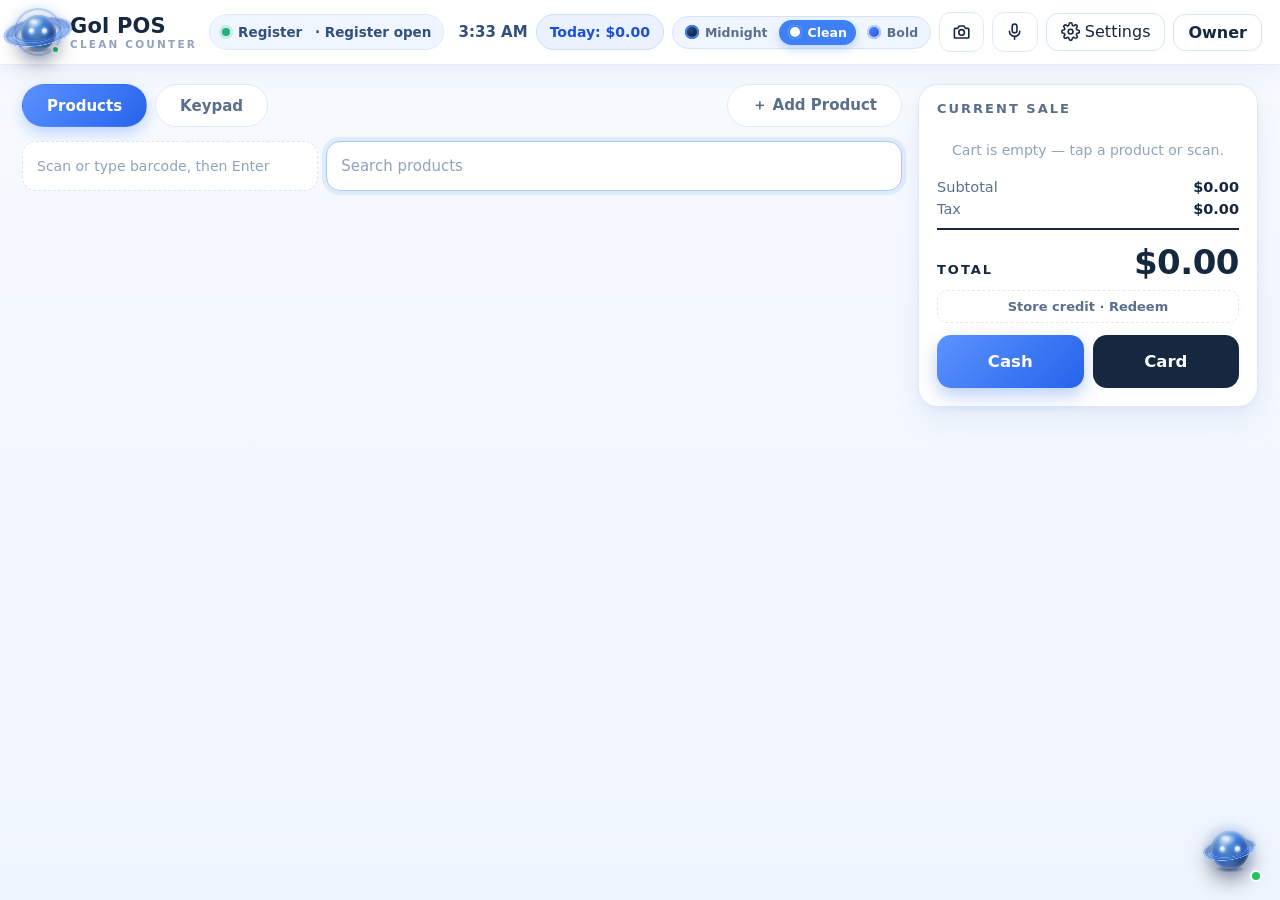
<file: web/index.html>
<!DOCTYPE html>
<html lang="en" data-theme="clean">
<head>
<meta charset="UTF-8">
<meta name="viewport" content="width=device-width, initial-scale=1.0, viewport-fit=cover">
<title>Gol POS — Register</title>
<script>try{var t=localStorage.getItem('golpos_theme');if(['midnight','clean','bold'].indexOf(t)<0)t='clean';document.documentElement.dataset.theme=t;}catch(e){document.documentElement.dataset.theme='clean';}</script>
<script>try{if(localStorage.getItem('golpos_lock_hint')==='1')document.documentElement.classList.add('boot-lock');}catch(e){}</script>
<link rel="stylesheet" href="styles.css?v=bd363d0">
</head>
<body>
<header class="topbar">
  <span class="gol-mark gol-mark-lg"><span class="golbot golbot-mark" aria-hidden="true"><span class="gb-shadow"></span><span class="gb-rings gb-rings-back"><span class="gb-ringdisc"></span><span class="gb-orbit"><span class="gb-spin"><i class="gb-sat gb-sat-back"></i></span></span></span><span class="gb-head"><span class="gb-glass"><span class="gb-spec"></span></span><span class="gb-eyes"><i class="gb-eye"></i><i class="gb-eye"></i></span></span><span class="gb-rings gb-rings-front"><span class="gb-ringdisc"></span><span class="gb-orbit"><span class="gb-spin"><i class="gb-sat gb-sat-front"></i></span></span></span></span><i class="gol-mark-dot"></i></span>
  <div class="brand">Gol POS<small id="themeName">Clean Counter</small></div>
  <div class="store-pill"><span class="status-dot"></span><span id="storeName">Register</span><span class="store-open">&nbsp;· Register open</span></div>
  <div class="top-right">
    <span class="clock" id="clock"></span>
    <span class="today-chip" id="todayTotal">Today: $0.00</span>
    <div class="theme-switch" role="group" aria-label="Register theme">
      <button type="button" data-set-theme="midnight"><span class="sw sw-midnight"></span>Midnight</button>
      <button type="button" data-set-theme="clean"><span class="sw sw-clean"></span>Clean</button>
      <button type="button" data-set-theme="bold"><span class="sw sw-bold"></span>Bold</button>
    </div>
    <span id="camPill" class="cam-pill hidden" role="status"><svg class="ic ic-dot" viewBox="0 0 24 24" aria-hidden="true"><circle cx="12" cy="12" r="7" fill="currentColor"/></svg> Camera on</span>
    <button id="camBtn" type="button" aria-label="Scan" title="Scan — bills, receipts and product barcodes"><svg class="ic" viewBox="0 0 24 24" fill="none" stroke="currentColor" stroke-width="2" stroke-linecap="round" stroke-linejoin="round" aria-hidden="true"><path d="M4 8h3l2-3h6l2 3h3a1 1 0 0 1 1 1v10a1 1 0 0 1-1 1H4a1 1 0 0 1-1-1V9a1 1 0 0 1 1-1z"/><circle cx="12" cy="13" r="3.5"/></svg></button>
    <button id="voiceBtn" type="button" aria-label="Voice — talk to Gol" title="Voice — talk to Gol"><svg class="ic" viewBox="0 0 24 24" fill="none" stroke="currentColor" stroke-width="2" stroke-linecap="round" stroke-linejoin="round" aria-hidden="true"><rect x="9" y="2.5" width="6" height="11" rx="3"/><path d="M5.5 11.5a6.5 6.5 0 0 0 13 0M12 18v3.5"/></svg></button>
    <div class="setmenu">
      <button id="settingsBtn" type="button" aria-haspopup="true" aria-expanded="false"><svg class="ic" viewBox="0 0 24 24" fill="none" stroke="currentColor" stroke-width="2" stroke-linecap="round" stroke-linejoin="round" aria-hidden="true"><circle cx="12" cy="12" r="3"/><path d="M19.4 15a1.65 1.65 0 0 0 .33 1.82l.06.06a2 2 0 1 1-2.83 2.83l-.06-.06a1.65 1.65 0 0 0-1.82-.33 1.65 1.65 0 0 0-1 1.51V21a2 2 0 1 1-4 0v-.09A1.65 1.65 0 0 0 9 19.4a1.65 1.65 0 0 0-1.82.33l-.06.06a2 2 0 1 1-2.83-2.83l.06-.06a1.65 1.65 0 0 0 .33-1.82 1.65 1.65 0 0 0-1.51-1H3a2 2 0 1 1 0-4h.09A1.65 1.65 0 0 0 4.6 9a1.65 1.65 0 0 0-.33-1.82l-.06-.06a2 2 0 1 1 2.83-2.83l.06.06a1.65 1.65 0 0 0 1.82.33H9a1.65 1.65 0 0 0 1-1.51V3a2 2 0 1 1 4 0v.09a1.65 1.65 0 0 0 1 1.51 1.65 1.65 0 0 0 1.82-.33l.06-.06a2 2 0 1 1 2.83 2.83l-.06.06a1.65 1.65 0 0 0-.33 1.82V9a1.65 1.65 0 0 0 1.51 1H21a2 2 0 1 1 0 4h-.09a1.65 1.65 0 0 0-1.51 1z"/></svg> Settings</button>
      <div class="setmenu-pop hidden" id="settingsPop" role="menu" aria-label="Register settings">
        <div class="sm-row">
          <div class="sm-main"><span class="sm-label">Batch close</span><span class="sm-sub" id="smBatchInfo">Checking…</span></div>
          <button type="button" class="sm-act" id="smBatchBtn">Seal batch</button>
        </div>
        <div class="sm-note hidden" id="smBatchNote"></div>
        <div class="sm-row">
          <div class="sm-main"><span class="sm-label">Day close</span><span class="sm-sub">Freeze today's record, batches included</span></div>
          <button type="button" class="sm-act" id="smDayCloseBtn">Close day</button>
        </div>
        <div class="sm-row">
          <div class="sm-main"><span class="sm-label">Receipt</span><span class="sm-sub">Reprint the most recent sale</span></div>
          <button type="button" class="sm-act" id="smReprintBtn">Reprint last</button>
        </div>
        <div class="sm-row">
          <div class="sm-main"><span class="sm-label">Transactions</span><span class="sm-sub">Sales history with items — reprint any sale</span></div>
          <button type="button" class="sm-act" id="smHistoryBtn">History</button>
        </div>
        <div class="sm-row">
          <div class="sm-main"><span class="sm-label">Scan bills with phone</span><span class="sm-sub">No camera here? A phone becomes this register's camera</span></div>
          <button type="button" class="sm-act" id="smScanBtn">Show link</button>
        </div>
        <div class="sm-row">
          <div class="sm-main"><span class="sm-label">Printer</span><span class="sm-sub">Receipt prints after each sale</span></div>
          <button type="button" class="sm-toggle" id="smPrinterBtn" aria-pressed="true">On</button>
        </div>
        <div class="sm-row">
          <div class="sm-main"><span class="sm-label">Camera frame</span><span class="sm-sub">One counter photo saved with each cash sale</span></div>
          <button type="button" class="sm-toggle" id="smWatchBtn" aria-pressed="false">Off</button>
        </div>
        <div class="sm-row">
          <div class="sm-main"><span class="sm-label">Tax exempt</span><span class="sm-sub">No tax on the current sale only</span></div>
          <button type="button" class="sm-toggle" id="smTaxBtn" aria-pressed="false">Off</button>
        </div>
        <div class="sm-row">
          <div class="sm-main"><span class="sm-label">Lock register</span><span class="sm-sub">Back to PIN please — the next person opens it in their name</span></div>
          <button type="button" class="sm-act" id="smLockBtn">Lock</button>
        </div>
        <div class="sm-row hidden" id="smMrstoreRow">
          <div class="sm-main"><span class="sm-label">Login to MR.STORE</span><span class="sm-sub">This store in MR.STORE — books, bills, reports</span></div>
          <button type="button" class="sm-act" id="smMrstoreBtn">Open</button>
        </div>
        <div class="sm-row sm-last">
          <div class="sm-main"><span class="sm-label">Store</span><span class="sm-sub">Closed pauses new sales</span></div>
          <button type="button" class="sm-toggle on" id="smStoreBtn" aria-pressed="true">Open</button>
        </div>
      </div>
    </div>
    <span id="actorChip" class="actor-chip hidden" role="status"></span>
    <button id="myTasksBtn" type="button" class="hidden">My Tasks</button>
    <button id="ownerBtn" type="button">Owner</button>
  </div>
</header>

<main class="layout">
  <section class="catalog">
    <div class="panel-tabs" role="tablist" aria-label="Register entry mode">
      <button type="button" id="tabProducts" class="ptab on" role="tab" aria-selected="true">Products</button>
      <button type="button" id="tabKeypad" class="ptab" role="tab" aria-selected="false">Keypad</button>
      <button type="button" id="addProductBtn" class="ptab ptab-add">＋ Add Product</button>
    </div>
    <div id="productsPane">
      <div class="scan-row">
        <input id="scanInput" name="golpos-barcode-scan" type="text" inputmode="numeric" placeholder="Scan or type barcode, then Enter" autocomplete="off" readonly>
        <input id="searchInput" name="golpos-product-search" type="search" placeholder="Search products" autocomplete="off" readonly>
      </div>
      <div class="cats" id="catRow"></div>
      <div class="grid" id="grid"></div>
    </div>
    <div id="keypadPane" class="keypad hidden">
      <div class="kp-main">
        <div class="kp-display">
          <span class="kp-label">Manual amount</span>
          <b class="kp-amount" id="kpAmount">$0.00</b>
          <button type="button" class="kp-clear" id="kpClearBtn" aria-label="Clear amount">C</button>
        </div>
        <p class="kp-error hidden" id="kpError" role="alert"></p>
        <div class="kp-keys">
          <button type="button" data-kp="1">1</button>
          <button type="button" data-kp="2">2</button>
          <button type="button" data-kp="3">3</button>
          <button type="button" data-kp="4">4</button>
          <button type="button" data-kp="5">5</button>
          <button type="button" data-kp="6">6</button>
          <button type="button" data-kp="7">7</button>
          <button type="button" data-kp="8">8</button>
          <button type="button" data-kp="9">9</button>
          <button type="button" data-kp="00">00</button>
          <button type="button" data-kp="0">0</button>
          <button type="button" data-kp="B" class="kp-fn" aria-label="Backspace">⌫</button>
        </div>
        <div class="kp-actions">
          <button type="button" id="kpTaxableBtn">Add · TAXABLE</button>
          <button type="button" id="kpNonTaxBtn">Add · NON-TAX</button>
        </div>
      </div>
      <div class="kp-side">
        <div class="cats kp-cats" id="kpCatRow"></div>
        <div class="kp-list" id="kpList"></div>
      </div>
    </div>
  </section>

  <aside class="cart">
    <h2><span>Current sale <em id="cartCount"></em></span><button id="clearBtn" type="button" class="cart-clear hidden">Clear</button></h2>
    <div id="cartLines" class="cart-lines"><p class="empty">Cart is empty — tap a product or scan.</p></div>
    <div class="totals">
      <div class="row"><span>Subtotal</span><b id="subTotal">$0.00</b></div>
      <div class="row"><span>Tax <span id="taxBadge" class="tax-badge hidden">EXEMPT</span></span><b id="taxTotal">$0.00</b></div>
      <div class="row hidden" id="surchargeRow"><span id="surchargeLabel">Card surcharge</span><b id="surchargeTotal">$0.00</b></div>
      <div class="row hidden" id="creditRow"><span>Store credit</span><b id="creditTotal">$0.00</b></div>
      <div class="row hidden" id="creditDueRow"><span>Still due</span><b id="creditDue">$0.00</b></div>
      <div class="grand"><span>Total</span><b id="grandTotal">$0.00</b></div>
    </div>
    <button id="creditBtn" type="button" class="credit-strip">Store credit · Redeem</button>
    <div class="tender">
      <button id="cashBtn" type="button">Cash</button>
      <button id="cardBtn" type="button">Card</button>
    </div>
  </aside>
</main>

<section class="owner hidden" id="ownerPanel">
  <div class="owner-head">
    <h2 class="owner-title">Owner</h2>
    <span class="owner-store" id="ownerStoreName"></span>
  </div>
  <div class="owner-card owner-today">
    <h3 class="ocard-title">Today</h3>
    <div id="ownerBody">Loading…</div>
    <div class="owner-close-day" id="ownerCloseDay">
      <button id="dayCloseBtn" type="button">Close the day</button>
      <span id="dayCloseResult" class="ocd-result"></span>
    </div>
  </div>
  <div class="owner-card">
    <div id="ownerUnlocks"></div>
  </div>
  <div class="owner-card">
    <div id="ownerWhatsout"></div>
  </div>
  <div class="owner-card">
    <div id="ownerFeed"></div>
  </div>
  <div class="owner-card">
    <div id="ownerLoyalty"></div>
  </div>
  <div class="owner-card" id="ownerSettings"></div>
  <div class="owner-card owner-reports">
    <h3 class="ocard-title">Reports</h3>
    <div class="rep-tabs" role="group" aria-label="Report period">
      <button type="button" data-report="today">Today</button>
      <button type="button" data-report="yesterday">Yesterday</button>
      <button type="button" data-report="week">This week</button>
      <input type="date" id="reportDate" aria-label="Pick a date">
    </div>
    <div id="reportBody">Pick a period.</div>
  </div>
  <button id="ownerClose" type="button" class="ghost">Close</button>
</section>

<div id="golRing" class="gol-ring hidden" aria-hidden="true"></div>
<div class="lock-overlay hidden" id="lockOverlay" role="dialog" aria-label="Register locked">
  <div class="lock-card">
    <span class="golbot golbot-lock" role="img" aria-label="Gol"><span class="gb-shadow"></span><span class="gb-rings gb-rings-back"><span class="gb-ringdisc"></span><span class="gb-orbit"><span class="gb-spin"><i class="gb-sat gb-sat-back"></i></span></span></span><span class="gb-head"><span class="gb-glass"><span class="gb-spec"></span></span><span class="gb-eyes"><i class="gb-eye"></i><i class="gb-eye"></i></span></span><span class="gb-rings gb-rings-front"><span class="gb-ringdisc"></span><span class="gb-orbit"><span class="gb-spin"><i class="gb-sat gb-sat-front"></i></span></span></span></span>
    <h2 class="lock-title">PIN please</h2>
    <p class="lock-sub">The register is locked. Enter your PIN —<br>it opens in your name, with your tasks ready.</p>
    <div id="lockPinPad" class="pin-pad lock-pin-pad" role="group" aria-label="PIN entry">
      <div class="pin-pad-dots" id="lockPinDots" aria-hidden="true"></div>
      <div class="pin-pad-grid" id="lockPinGrid">
        <button type="button" data-lpin="1">1</button><button type="button" data-lpin="2">2</button><button type="button" data-lpin="3">3</button>
        <button type="button" data-lpin="4">4</button><button type="button" data-lpin="5">5</button><button type="button" data-lpin="6">6</button>
        <button type="button" data-lpin="7">7</button><button type="button" data-lpin="8">8</button><button type="button" data-lpin="9">9</button>
        <button type="button" data-lpin="clear">C</button><button type="button" data-lpin="0">0</button><button type="button" data-lpin="back">⌫</button>
      </div>
      <button id="lockPinGo" type="button" class="pin-pad-go">Unlock</button>
      <p class="lock-pin-msg" id="lockPinMsg" role="alert"></p>
    </div>
    <button id="lockChatBtn" type="button" class="gol-btn"><span class="golbot golbot-btn" aria-hidden="true"><span class="gb-shadow"></span><span class="gb-rings gb-rings-back"><span class="gb-ringdisc"></span><span class="gb-orbit"><span class="gb-spin"><i class="gb-sat gb-sat-back"></i></span></span></span><span class="gb-head"><span class="gb-glass"><span class="gb-spec"></span></span><span class="gb-eyes"><i class="gb-eye"></i><i class="gb-eye"></i></span></span><span class="gb-rings gb-rings-front"><span class="gb-ringdisc"></span><span class="gb-orbit"><span class="gb-spin"><i class="gb-sat gb-sat-front"></i></span></span></span></span>Talk to Gol</button>
  </div>
</div>

<div class="receipt hidden" id="tasksModal"><div class="receipt-card tasks-card">
  <h3>My Tasks</h3>
  <div id="tasksNext"></div>
  <div id="tasksList"></div>
  <div class="tasks-note-row">
    <input id="taskNoteInput" type="text" placeholder="Note for the boss…" autocomplete="off">
    <button id="taskNoteSend" type="button">Send note</button>
  </div>
  <button id="tasksClose" type="button" class="ghost">Close</button>
</div></div>

<div class="receipt hidden" id="receiptModal"><div class="receipt-card">
  <h3 id="receiptTitle">Receipt</h3>
  <img id="receiptLogo" class="receipt-logo" src="assets/gol-ring-blue.png" alt="Gol">
  <pre id="receiptBody"></pre>
  <button id="receiptPrint" type="button">Print</button>
  <button id="receiptClose" type="button">New sale</button>
</div></div>

<div class="receipt hidden" id="orderSheetModal"><div class="receipt-card sheet-card">
  <h3 id="orderSheetTitle">Order sheet</h3>
  <pre id="orderSheetBody"></pre>
  <button id="orderSheetPrint" type="button">Print</button>
  <button id="orderSheetShare" type="button">Share</button>
  <button id="orderSheetClose" type="button">Close</button>
</div></div>

<div class="cash-pay hidden" id="cashModal"><div class="cash-card">
  <h3>Cash payment</h3>
  <div class="cash-row cash-due"><span>Total due</span><b id="cashDue">$0.00</b></div>
  <label class="cash-label">Cash received
    <input id="cashReceived" type="number" min="0" step="0.01" inputmode="decimal" autocomplete="off">
  </label>
  <div class="cash-quick" aria-label="Add cash">
    <button type="button" data-cash-add="1">+$1</button>
    <button type="button" data-cash-add="5">+$5</button>
    <button type="button" data-cash-add="10">+$10</button>
    <button type="button" data-cash-add="20">+$20</button>
    <button type="button" data-cash-add="50">+$50</button>
    <button type="button" id="cashExact">Exact</button>
    <button type="button" id="cashClear">Clear</button>
  </div>
  <div class="cash-row cash-change"><span id="cashChangeLabel">Change due</span><b id="cashChange">$0.00</b></div>
  <div class="cash-actions">
    <button type="button" id="cashBack" class="ghost">Back</button>
    <button type="button" id="cashComplete">Complete cash sale</button>
  </div>
</div></div>

<div class="cash-pay hidden" id="creditModal"><div class="cash-card">
  <h3>Store credit</h3>
  <p class="cam-note">The customer's credit is real money the store owes them — points from their receipts (1 point per $20, 1 point = $1). Ask their NAME first, or look it up by phone; the balance reads from the store's own ledger.</p>
  <label class="cash-label">Customer name
    <input id="creditNameIn" type="text" autocomplete="off" placeholder="e.g. Ram Sharma">
  </label>
  <div class="cash-actions">
    <button type="button" id="creditFindName">Find by name</button>
  </div>
  <div id="creditMatches" class="hidden"></div>
  <label class="cash-label">Customer phone
    <input id="creditPhone" type="tel" inputmode="tel" autocomplete="off" placeholder="(216) 555-0100">
  </label>
  <div class="cash-actions">
    <button type="button" id="creditBack" class="ghost">Back</button>
    <button type="button" id="creditCheck">Check balance</button>
  </div>
  <div id="creditResult" class="hidden">
    <div class="cash-row"><span id="creditName">Customer</span><b id="creditBalance">$0.00</b></div>
    <label class="cash-label">Apply credit $
      <input id="creditAmount" type="number" min="0" step="0.01" inputmode="decimal" autocomplete="off">
    </label>
    <div class="cash-row"><span>After credit</span><b id="creditLeft">—</b></div>
    <div class="cash-actions">
      <button type="button" id="creditRemove" class="ghost hidden">Remove credit</button>
      <button type="button" id="creditApply">Apply credit</button>
    </div>
  </div>
  <p class="stock-note hidden" id="creditNote" role="alert"></p>
</div></div>

<div class="cash-pay hidden" id="refundModal"><div class="cash-card">
  <h3>Refund</h3>
  <p class="refund-sale" id="refundSaleLine"></p>
  <div id="refundLines"></div>
  <div class="cash-row cash-due"><span>Back to customer</span><b id="refundTotal">$0.00</b></div>
  <p class="refund-back" id="refundBackLine"></p>
  <p class="stock-note hidden" id="refundNote" role="alert"></p>
  <div class="cash-actions">
    <button type="button" id="refundCancel" class="ghost">Back</button>
    <button type="button" id="refundGo">Refund</button>
  </div>
</div></div>

<div class="prod-add hidden" id="productModal"><div class="prod-card">
  <h3>Add product</h3>
  <div id="npFormStep">
    <div class="np-grid">
      <label class="np-wide">Name <input id="npName" type="text" placeholder="e.g. Sunrise Trail Mix 4oz" autocomplete="off"></label>
      <label>Category
        <select id="npCategory"></select>
      </label>
      <label id="npCategoryNewWrap" class="hidden">New category <input id="npCategoryNew" type="text" placeholder="Category name" autocomplete="off"></label>
      <label>Price $ <input id="npPrice" type="number" min="0" step="0.01" inputmode="decimal" placeholder="0.00"></label>
      <label>Cost $ <input id="npCost" type="number" min="0" step="0.01" inputmode="decimal" placeholder="Optional"></label>
      <label>Margin % <input id="npMargin" type="number" min="0" step="0.1" inputmode="decimal" placeholder="—"></label>
      <label>Barcode <input id="npBarcode" type="text" placeholder="Blank = auto" autocomplete="off"></label>
      <label>Opening stock <input id="npStock" type="number" min="0" step="1" inputmode="numeric" value="0"></label>
      <label>Par (shelf) <input id="npPar" type="number" min="0" step="1" inputmode="numeric"></label>
      <label>Image URL <input id="npImg" type="text" placeholder="Optional" autocomplete="off"></label>
      <label class="os-chk np-wide"><input id="npTaxable" type="checkbox" checked> Taxable</label>
    </div>
    <p class="np-error hidden" id="npError" role="alert"></p>
    <div class="cash-actions">
      <button type="button" id="npCancel" class="ghost">Cancel</button>
      <button type="button" id="npSave">Add product</button>
    </div>
  </div>
  <div id="npPinStep" class="hidden">
    <p class="np-pin-note" id="npPinNote">That's an admin action — enter the admin PIN.</p>
    <label class="cash-label">Admin PIN
      <input id="npPin" type="password" inputmode="numeric" autocomplete="off" maxlength="6" placeholder="••••">
    </label>
    <p class="np-error hidden" id="npPinError" role="alert"></p>
    <div class="cash-actions">
      <button type="button" id="npPinCancel" class="ghost">Cancel</button>
      <button type="button" id="npPinBtn">Unlock &amp; add</button>
    </div>
  </div>
</div></div>

<div class="stock-add hidden" id="stockModal"><div class="stock-card">
  <div class="stock-head">
    <span class="stock-media"><span class="tile-art" id="stockArt">G</span><img class="tile-img hidden" id="stockImg" alt=""></span>
    <div class="stock-title"><h3 id="stockName">Add stock</h3><span class="stock-now" id="stockNow"></span></div>
  </div>
  <div id="stockQtyStep">
    <div class="stock-stepper">
      <button type="button" id="stockMinus" aria-label="One less">−</button>
      <input id="stockQty" type="number" min="1" max="9999" step="1" inputmode="numeric" value="12" aria-label="Quantity received">
      <button type="button" id="stockPlus" aria-label="One more">+</button>
    </div>
    <div class="stock-quick" aria-label="Quick quantities">
      <button type="button" data-stock-qty="6">+6</button>
      <button type="button" data-stock-qty="12">+12</button>
      <button type="button" data-stock-qty="24">+24</button>
    </div>
    <p class="stock-note hidden" id="stockNote" role="alert"></p>
    <div class="cash-actions">
      <button type="button" id="stockCancel" class="ghost">Cancel</button>
      <button type="button" id="stockAddBtn">Add to stock</button>
    </div>
  </div>
  <div id="stockPinStep" class="hidden">
    <p class="stock-pin-note" id="stockPinNote">That's an admin action — enter the admin PIN.</p>
    <label class="cash-label" id="stockPinLabel">Admin PIN
      <input id="stockPin" type="password" inputmode="numeric" autocomplete="off" maxlength="6" placeholder="••••">
    </label>
    <p class="stock-note hidden" id="stockPinError" role="alert"></p>
    <div class="cash-actions">
      <button type="button" id="stockPinCancel" class="ghost">Cancel</button>
      <button type="button" id="stockPinBtn">Unlock &amp; add</button>
    </div>
  </div>
</div></div>

<div class="txn hidden" id="txnModal"><div class="txn-card">
  <div class="txn-head">
    <h3>Transactions</h3>
    <button type="button" id="txnClose" class="ghost">Close</button>
  </div>
  <div class="txn-body" id="txnBody"><p class="txn-empty">Loading…</p></div>
</div></div>

<div class="stock-add hidden" id="pinModal"><div class="stock-card">
  <h3 class="pin-sheet-title">Admin PIN</h3>
  <p class="stock-pin-note" id="pinSheetNote">That's an admin action — enter the admin PIN.</p>
  <label class="cash-label">Admin PIN
    <input id="pinSheetInput" type="password" inputmode="numeric" autocomplete="off" maxlength="6" placeholder="••••">
  </label>
  <p class="stock-note hidden" id="pinSheetError" role="alert"></p>
  <div class="cash-actions">
    <button type="button" id="pinSheetCancel" class="ghost">Cancel</button>
    <button type="button" id="pinSheetBtn">Unlock &amp; continue</button>
  </div>
</div></div>

<div class="stock-add hidden" id="pinSetModal"><div class="stock-card">
  <h3 class="pin-sheet-title" id="pinSetTitle">Set PIN</h3>
  <p class="stock-pin-note">The owner sets every PIN and hands it out — it is never shown again after this. 4–6 digits.</p>
  <label class="cash-label">New PIN
    <input id="pinSetInput" type="password" inputmode="numeric" autocomplete="off" maxlength="6" placeholder="••••">
  </label>
  <label class="cash-label">Once more
    <input id="pinSetInput2" type="password" inputmode="numeric" autocomplete="off" maxlength="6" placeholder="••••">
  </label>
  <p class="stock-note hidden" id="pinSetError" role="alert"></p>
  <div class="cash-actions">
    <button type="button" id="pinSetCancel" class="ghost">Cancel</button>
    <button type="button" id="pinSetSave">Save PIN</button>
  </div>
</div></div>

<div id="toast" class="toast hidden" role="status"></div>

<div id="golScrim" class="gol-scrim hidden" aria-hidden="true"></div>
<div class="chat-drawer hidden" id="chatDrawer">
  <div class="chat-head">
    <span class="chat-grip" aria-hidden="true" title="Drag to move"></span>
    <span class="gol-mark"><span class="golbot golbot-mark" aria-hidden="true"><span class="gb-shadow"></span><span class="gb-rings gb-rings-back"><span class="gb-ringdisc"></span><span class="gb-orbit"><span class="gb-spin"><i class="gb-sat gb-sat-back"></i></span></span></span><span class="gb-head"><span class="gb-glass"><span class="gb-spec"></span></span><span class="gb-eyes"><i class="gb-eye"></i><i class="gb-eye"></i></span></span><span class="gb-rings gb-rings-front"><span class="gb-ringdisc"></span><span class="gb-orbit"><span class="gb-spin"><i class="gb-sat gb-sat-front"></i></span></span></span></span><i class="gol-mark-dot"></i></span>
    <span class="golbot golbot-head" aria-hidden="true"><span class="gb-shadow"></span><span class="gb-rings gb-rings-back"><span class="gb-ringdisc"></span><span class="gb-orbit"><span class="gb-spin"><i class="gb-sat gb-sat-back"></i></span></span></span><span class="gb-head"><span class="gb-glass"><span class="gb-spec"></span></span><span class="gb-eyes"><i class="gb-eye"></i><i class="gb-eye"></i></span></span><span class="gb-rings gb-rings-front"><span class="gb-ringdisc"></span><span class="gb-orbit"><span class="gb-spin"><i class="gb-sat gb-sat-front"></i></span></span></span></span>
    <div class="chat-title"><b>Gol</b><small id="chatStatus">Your store brain · online</small></div>
    <button id="chatFaceBtn" type="button" class="chat-face-btn" aria-label="Switch chat view" title="Circle view"></button>
    <button id="chatClose" type="button" aria-label="Close">×</button>
  </div>
  <div class="chat-body" id="chatBody">
    <div class="msg gol">Hi, I'm Gol. Add an item, ask a price, or say "today's total".</div>
  </div>
  <div class="chat-chips" id="chatChips" role="group" aria-label="Quick asks — tap instead of typing">
    <button type="button" data-chip="What is today's total?"><svg class="ic" viewBox="0 0 24 24" fill="none" stroke="currentColor" stroke-width="2" stroke-linecap="round" stroke-linejoin="round" aria-hidden="true"><path d="M4 20h16"/><path d="M7 20v-5M12 20V5M17 20v-8"/></svg> Today's sales?</button>
    <button type="button" data-chip="How much did we sell yesterday?"><svg class="ic" viewBox="0 0 24 24" fill="none" stroke="currentColor" stroke-width="2" stroke-linecap="round" stroke-linejoin="round" aria-hidden="true"><path d="M20 13.6A8 8 0 1 1 10.4 4a6.6 6.6 0 0 0 9.6 9.6z"/></svg> Yesterday?</button>
    <button type="button" data-chip="How much did we sell this week?"><svg class="ic" viewBox="0 0 24 24" fill="none" stroke="currentColor" stroke-width="2" stroke-linecap="round" stroke-linejoin="round" aria-hidden="true"><rect x="3" y="5" width="18" height="16" rx="2"/><path d="M3 10h18M8 3v4M16 3v4"/></svg> This week's sales</button>
    <button type="button" data-chip="What's out?"><svg class="ic" viewBox="0 0 24 24" fill="none" stroke="currentColor" stroke-width="2" stroke-linecap="round" stroke-linejoin="round" aria-hidden="true"><path d="M21 8l-9-5-9 5v8l9 5 9-5z"/><path d="M3 8l9 5 9-5M12 13v8"/></svg> What's out?</button>
    <button type="button" data-chip="This month's report"><svg class="ic" viewBox="0 0 24 24" fill="none" stroke="currentColor" stroke-width="2" stroke-linecap="round" stroke-linejoin="round" aria-hidden="true"><rect x="5" y="4" width="14" height="17" rx="2"/><path d="M9 4.5a3 3 0 0 1 6 0M9 11h6M9 15h4"/></svg> Monthly report</button>
    <button type="button" data-chip="What is the top seller?"><svg class="ic" viewBox="0 0 24 24" fill="none" stroke="currentColor" stroke-width="2" stroke-linecap="round" stroke-linejoin="round" aria-hidden="true"><path d="M8 4h8v4.5a4 4 0 0 1-8 0z"/><path d="M8 5.5H4.5a3.5 3.5 0 0 0 3.6 3.5M16 5.5h3.5a3.5 3.5 0 0 1-3.6 3.5M12 12.5V15M8.5 20h7M10 15h4l.6 5H9.4z"/></svg> Top seller?</button>
    <button type="button" id="scanBillChip" aria-label="Scan a bill photo"><svg class="ic" viewBox="0 0 24 24" fill="none" stroke="currentColor" stroke-width="2" stroke-linecap="round" stroke-linejoin="round" aria-hidden="true"><path d="M3 8V5a2 2 0 0 1 2-2h3M16 3h3a2 2 0 0 1 2 2v3M21 16v3a2 2 0 0 1-2 2h-3M8 21H5a2 2 0 0 1-2-2v-3"/><path d="M3 12h18"/></svg> Scan bill</button>
    <button type="button" data-chip="What is the price of Coke?"><svg class="ic" viewBox="0 0 24 24" fill="none" stroke="currentColor" stroke-width="2" stroke-linecap="round" stroke-linejoin="round" aria-hidden="true"><path d="M20.6 13.4 13.4 20.6a2 2 0 0 1-2.8 0L3 13V3h10l7.6 7.6a2 2 0 0 1 0 2.8z"/><circle cx="7.5" cy="7.5" r="1.5"/></svg> Coke price?</button>
  </div>
  <div id="voicePill" class="voice-pill hidden" role="status"><svg class="ic" viewBox="0 0 24 24" fill="none" stroke="currentColor" stroke-width="2" stroke-linecap="round" stroke-linejoin="round" aria-hidden="true"><rect x="9" y="2.5" width="6" height="11" rx="3"/><path d="M5.5 11.5a6.5 6.5 0 0 0 13 0M12 18v3.5"/></svg><span class="vp-wave" aria-hidden="true"><i></i><i></i><i></i><i></i><i></i></span> Listening… speak now</div>
    <div id="golCenterLogo" class="gol-center-logo hidden" aria-hidden="true"><span class="golbot golbot-center" aria-hidden="true"><span class="gb-shadow"></span><span class="gb-rings gb-rings-back"><span class="gb-ringdisc"></span><span class="gb-orbit"><span class="gb-spin"><i class="gb-sat gb-sat-back"></i></span></span></span><span class="gb-head"><span class="gb-glass"><span class="gb-spec"></span></span><span class="gb-eyes"><i class="gb-eye"></i><i class="gb-eye"></i></span></span><span class="gb-rings gb-rings-front"><span class="gb-ringdisc"></span><span class="gb-orbit"><span class="gb-spin"><i class="gb-sat gb-sat-front"></i></span></span></span></span></div>
  <button id="golMenuFab" type="button" class="gol-menu-fab" aria-label="Quick menu"><svg viewBox="0 0 24 24" width="20" height="20" fill="currentColor" aria-hidden="true"><circle cx="5" cy="5" r="2.1"/><circle cx="12" cy="5" r="2.1"/><circle cx="19" cy="5" r="2.1"/><circle cx="5" cy="12" r="2.1"/><circle cx="12" cy="12" r="2.1"/><circle cx="19" cy="12" r="2.1"/><circle cx="5" cy="19" r="2.1"/><circle cx="12" cy="19" r="2.1"/><circle cx="19" cy="19" r="2.1"/></svg></button>
  <div id="pinPad" class="pin-pad hidden" role="group" aria-label="PIN entry">
    <div class="pin-pad-title">Enter your PIN</div>
    <p class="pin-pad-sub" id="pinPadSub">Register is locked — enter your PIN; it opens under your own name.</p>
    <div class="pin-pad-dots" id="pinPadDots" aria-hidden="true"></div>
    <div class="pin-pad-grid" id="pinPadGrid">
      <button type="button" data-pin="1">1</button><button type="button" data-pin="2">2</button><button type="button" data-pin="3">3</button>
      <button type="button" data-pin="4">4</button><button type="button" data-pin="5">5</button><button type="button" data-pin="6">6</button>
      <button type="button" data-pin="7">7</button><button type="button" data-pin="8">8</button><button type="button" data-pin="9">9</button>
      <button type="button" data-pin="clear">C</button><button type="button" data-pin="0">0</button><button type="button" data-pin="back">⌫</button>
    </div>
    <button id="pinPadGo" type="button" class="pin-pad-go">Unlock</button>
  </div>
  <form class="chat-form" id="chatForm">
    <label class="photo-btn" title="Send a photo — Gol's eyes (SAM) will read it"><svg class="ic" viewBox="0 0 24 24" fill="none" stroke="currentColor" stroke-width="2" stroke-linecap="round" stroke-linejoin="round" aria-hidden="true"><path d="M4 8h3l2-3h6l2 3h3a1 1 0 0 1 1 1v10a1 1 0 0 1-1 1H4a1 1 0 0 1-1-1V9a1 1 0 0 1 1-1z"/><circle cx="12" cy="13" r="3.5"/></svg>
      <input id="photoInput" type="file" accept="image/*" hidden>
    </label>
    <button id="chatMicBtn" type="button" class="mic-btn" title="Voice — talk to Gol" aria-label="Voice input"><svg class="ic" viewBox="0 0 24 24" fill="none" stroke="currentColor" stroke-width="2" stroke-linecap="round" stroke-linejoin="round" aria-hidden="true"><rect x="9" y="2.5" width="6" height="11" rx="3"/><path d="M5.5 11.5a6.5 6.5 0 0 0 13 0M12 18v3.5"/></svg></button>
    <button id="chatVoiceBtn" type="button" class="mic-btn" title="Gol voice on — tap to mute" aria-label="Gol voice toggle" aria-pressed="true"><svg class="ic" viewBox="0 0 24 24" fill="none" stroke="currentColor" stroke-width="2" stroke-linecap="round" stroke-linejoin="round" aria-hidden="true"><polygon points="11 5 6 9 2 9 2 15 6 15 11 19 11 5" fill="currentColor" stroke="none"/><path d="M15.54 8.46a5 5 0 0 1 0 7.07"/><path d="M19.07 4.93a10 10 0 0 1 0 14.14"/></svg></button>
    <input id="chatInput" type="text" placeholder="Message Gol…" autocomplete="off">
    <button type="submit"><svg class="ic" viewBox="0 0 24 24" fill="none" stroke="currentColor" stroke-width="2" stroke-linecap="round" stroke-linejoin="round" aria-hidden="true"><path d="M21.5 2.5 11 13"/><path d="M21.5 2.5 14.8 21.5l-3.8-8.5-8.5-3.8z"/></svg> Send</button>
  </form>
</div>
<button id="golFab" type="button" class="gol-fab hidden" aria-label="Talk to Gol" title="Talk to Gol"><span class="golbot golbot-fab" aria-hidden="true"><span class="gb-shadow"></span><span class="gb-rings gb-rings-back"><span class="gb-ringdisc"></span><span class="gb-orbit"><span class="gb-spin"><i class="gb-sat gb-sat-back"></i></span></span></span><span class="gb-head"><span class="gb-glass"><span class="gb-spec"></span></span><span class="gb-eyes"><i class="gb-eye"></i><i class="gb-eye"></i></span></span><span class="gb-rings gb-rings-front"><span class="gb-ringdisc"></span><span class="gb-orbit"><span class="gb-spin"><i class="gb-sat gb-sat-front"></i></span></span></span></span><span class="fab-dot"></span></button>

<div class="camview hidden" id="camModal"><div class="cam-card">
  <div class="cam-head">
    <h3>Camera</h3>
    <span class="cam-pill"><svg class="ic ic-dot" viewBox="0 0 24 24" aria-hidden="true"><circle cx="12" cy="12" r="7" fill="currentColor"/></svg> Camera on</span>
  </div>
  <video id="camVideo" autoplay playsinline muted></video>
  <img id="camPreview" class="hidden" alt="Captured photo">
  <p class="cam-note" id="camNote">Point the camera, then capture. The photo goes to Gol's chat.</p>
  <div class="cash-actions" id="camLiveBtns">
    <button type="button" id="camCancel" class="ghost">Cancel</button>
    <button type="button" id="camSnap"><svg class="ic" viewBox="0 0 24 24" fill="none" stroke="currentColor" stroke-width="2" stroke-linecap="round" stroke-linejoin="round" aria-hidden="true"><path d="M4 8h3l2-3h6l2 3h3a1 1 0 0 1 1 1v10a1 1 0 0 1-1 1H4a1 1 0 0 1-1-1V9a1 1 0 0 1 1-1z"/><circle cx="12" cy="13" r="3.5"/></svg> Capture</button>
  </div>
  <div class="cash-actions hidden" id="camShotBtns">
    <button type="button" id="camRetake" class="ghost">Retake</button>
    <button type="button" id="camUsePhoto">Use as photo</button>
    <button type="button" id="camUseBill">Use as bill</button>
    <button type="button" id="camUseSense" class="hidden">Check the counter</button>
  </div>
</div></div>

<div class="camview hidden" id="frameModal"><div class="cam-card">
  <div class="cam-head">
    <h3>Counter frame</h3>
    <button type="button" id="frameClose" class="ghost">Close</button>
  </div>
  <img id="frameImg" alt="Counter frame saved with this sale">
  <p class="cam-note">The moment this cash sale was rung, saved with its receipt.</p>
</div></div>

<div class="camview hidden" id="clipModal"><div class="cam-card">
  <div class="cam-head">
    <h3>Event clip</h3>
    <button type="button" id="clipClose" class="ghost">Close</button>
  </div>
  <video id="clipVideo" controls playsinline></video>
  <p class="cam-note">A few seconds around this cash sale, from the register camera — event footage only, never a 24/7 tape.</p>
</div></div>

<div class="camview hidden" id="scanSheet"><div class="cam-card">
  <div class="cam-head">
    <h3>Scan</h3>
    <button type="button" id="ssClose" class="ghost">Close</button>
  </div>
  <p class="cam-note">Scan a bill, a receipt or a product barcode — Gol reads it right here in this register.</p>
  <div class="ss-rows">
    <button type="button" id="ssPhone" class="ss-row ss-main"><span class="ss-t">Scan bills — with your phone</span><span class="ss-s">Show a QR code; your phone becomes this register's scanner</span></button>
    <button type="button" id="ssCamera" class="ss-row"><span class="ss-t">Use this register's camera</span><span class="ss-s">Take the photo on this screen</span></button>
    <button type="button" id="ssBarcode" class="ss-row"><span class="ss-t">Scan a product barcode</span><span class="ss-s">Point this register's camera at the barcode — it rings into the sale</span></button>
    <button type="button" id="ssUpload" class="ss-row"><span class="ss-t">Upload a photo</span><span class="ss-s">Pick a photo file from this computer</span></button>
  </div>
</div></div>
<style>
#scanSheet .ss-rows{display:flex;flex-direction:column;gap:10px;margin-top:6px}
#scanSheet .ss-row{display:flex;flex-direction:column;align-items:flex-start;gap:2px;width:100%;text-align:left;padding:13px 14px;border-radius:12px;border:1.5px solid #dbe3ee;background:#fff;cursor:pointer;font:inherit}
#scanSheet .ss-row .ss-t{font-weight:700;font-size:15px;color:#16283f}
#scanSheet .ss-row .ss-s{font-size:12.5px;color:#63738a}
#scanSheet .ss-row.ss-main{background:#2563eb;border-color:#2563eb}
#scanSheet .ss-row.ss-main .ss-t{color:#fff}
#scanSheet .ss-row.ss-main .ss-s{color:#dbeafe}
</style>

<div class="camview hidden" id="scanModal"><div class="cam-card">
  <div class="cam-head">
    <h3>Scan bills with your phone</h3>
    <button type="button" id="scanClose" class="ghost">Close</button>
  </div>
  <p class="cam-note">Open this link on a phone — or type the code there — and its camera becomes this register's camera. Bills and photos land in this register's Gol chat.</p>
  <div class="scan-code" id="scanCode">······</div>
  <p class="scan-url" id="scanUrl">…</p>
  <div class="scan-qr" id="scanQr"></div>
  <p class="cam-note" id="scanNote">The link lives for about 10 minutes.</p>
  <div class="cash-actions">
    <button type="button" id="scanCopy"><svg class="ic" viewBox="0 0 24 24" fill="none" stroke="currentColor" stroke-width="2" stroke-linecap="round" stroke-linejoin="round" aria-hidden="true"><rect x="5.5" y="4.5" width="13" height="17" rx="2"/><path d="M9 4.5a3 3 0 0 1 6 0M9.5 12h5M9.5 15.5h5"/></svg> Copy link</button>
    <button type="button" id="scanSend"><svg class="ic" viewBox="0 0 24 24" fill="none" stroke="currentColor" stroke-width="2" stroke-linecap="round" stroke-linejoin="round" aria-hidden="true"><circle cx="6" cy="12" r="2.5"/><circle cx="17.5" cy="5.5" r="2.5"/><circle cx="17.5" cy="18.5" r="2.5"/><path d="M8.2 10.7 15.3 6.8M8.2 13.3l7.1 3.9"/></svg> Send to phone</button>
    <button type="button" id="scanNew">New link</button>
  </div>
  <div class="cash-actions hidden" id="scanShare">
    <a id="scanWa" href="#" target="_blank" rel="noopener">WhatsApp</a>
    <a id="scanSms" href="#">Text message</a>
    <a id="scanMail" href="#">Email</a>
  </div>
</div></div>

<video id="watchVideo" muted playsinline class="watch-video" aria-hidden="true"></video>

<script src="qrcode.min.js"></script>
  <script src="app.js?v=c58fb85"></script>
</body>
</html>
</file>
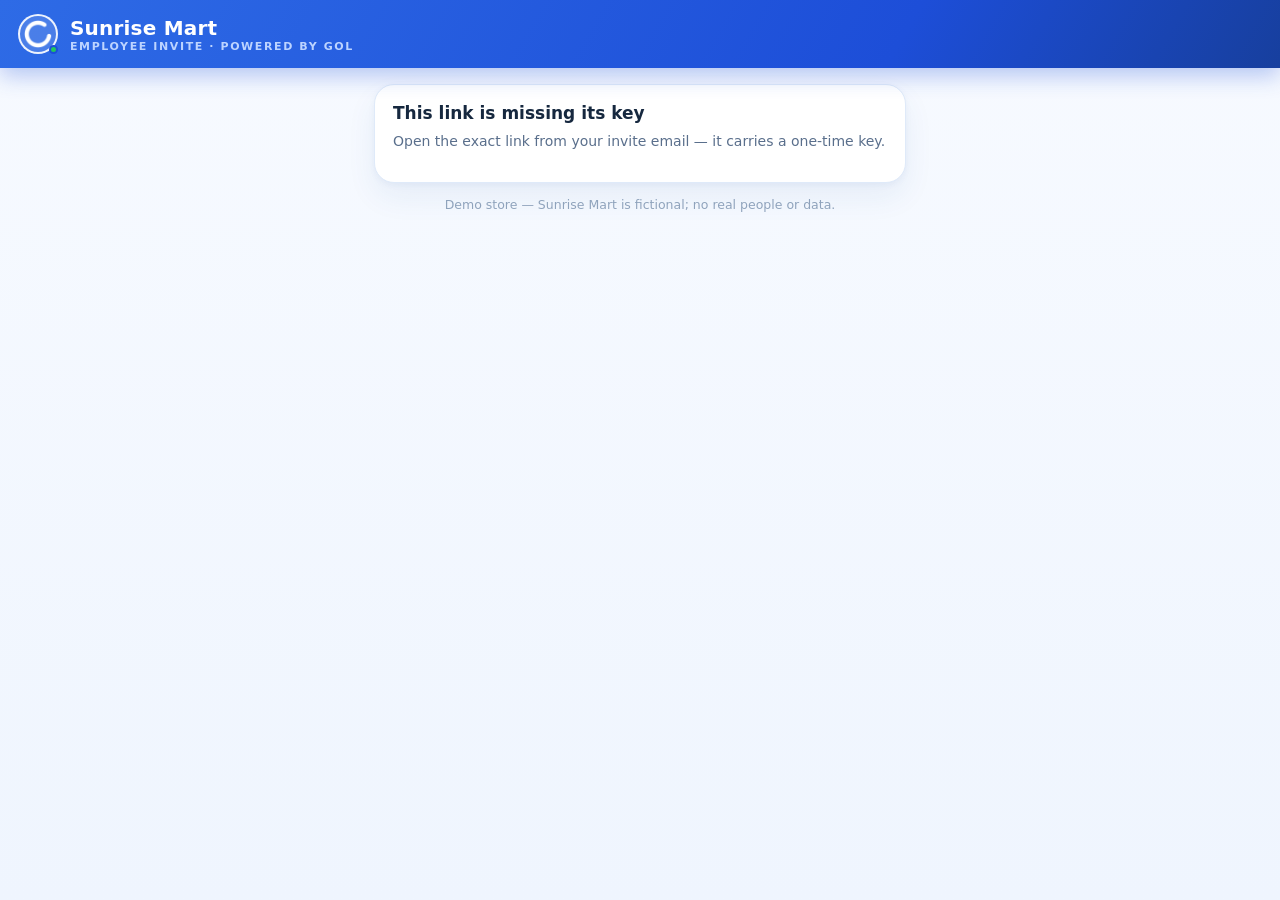
<file: web/invite.html>
<!DOCTYPE html>
<html lang="en" data-theme="clean">
<head>
<meta charset="UTF-8">
<meta name="viewport" content="width=device-width, initial-scale=1.0, viewport-fit=cover">
<title>Employee invite — Sunrise Mart · Gol</title>
<link rel="stylesheet" href="styles.css?v=e0285c1">
</head>
<body class="loyalty">
<header class="loy-head">
  <span class="gol-mark gol-mark-lg"><img class="gol-mark-img" src="assets/gol-ring-white.png" alt="Gol"><i class="gol-mark-dot"></i></span>
  <div class="loy-brand">Sunrise Mart<small>Employee invite · powered by Gol</small></div>
</header>

<main class="loy-main">
  <section class="loy-card" id="inviteCard">
    <h2 id="invTitle">Checking your invite…</h2>
    <p class="loy-sub" id="invSub">One moment while Gol checks this link.</p>
    <div id="activateBox" class="loy-form hidden">
      <p class="loy-sub">Your PIN is set by the owner and handed to you personally — you never choose
        or change it here. Tap Activate to accept the invite: this device is then recognised as you
        at the register, and the PIN the owner gave you opens it in your name.</p>
      <button type="button" id="activateBtn" class="loy-primary">Activate</button>
    </div>
    <p class="loy-sub hidden" id="invDone">You are set — this device now rings sales as you at the register.
      Your PIN unlocks nothing else: admin questions still ask for the owner's admin PIN.</p>
    <a id="openRegister" class="loy-primary hidden" href="index.html" style="text-align:center;text-decoration:none;">Open the register</a>
  </section>
  <p class="loy-foot">Demo store — Sunrise Mart is fictional; no real people or data.</p>
</main>

<script src="invite.js?v=356e1a2"></script>
</body>
</html>
</file>
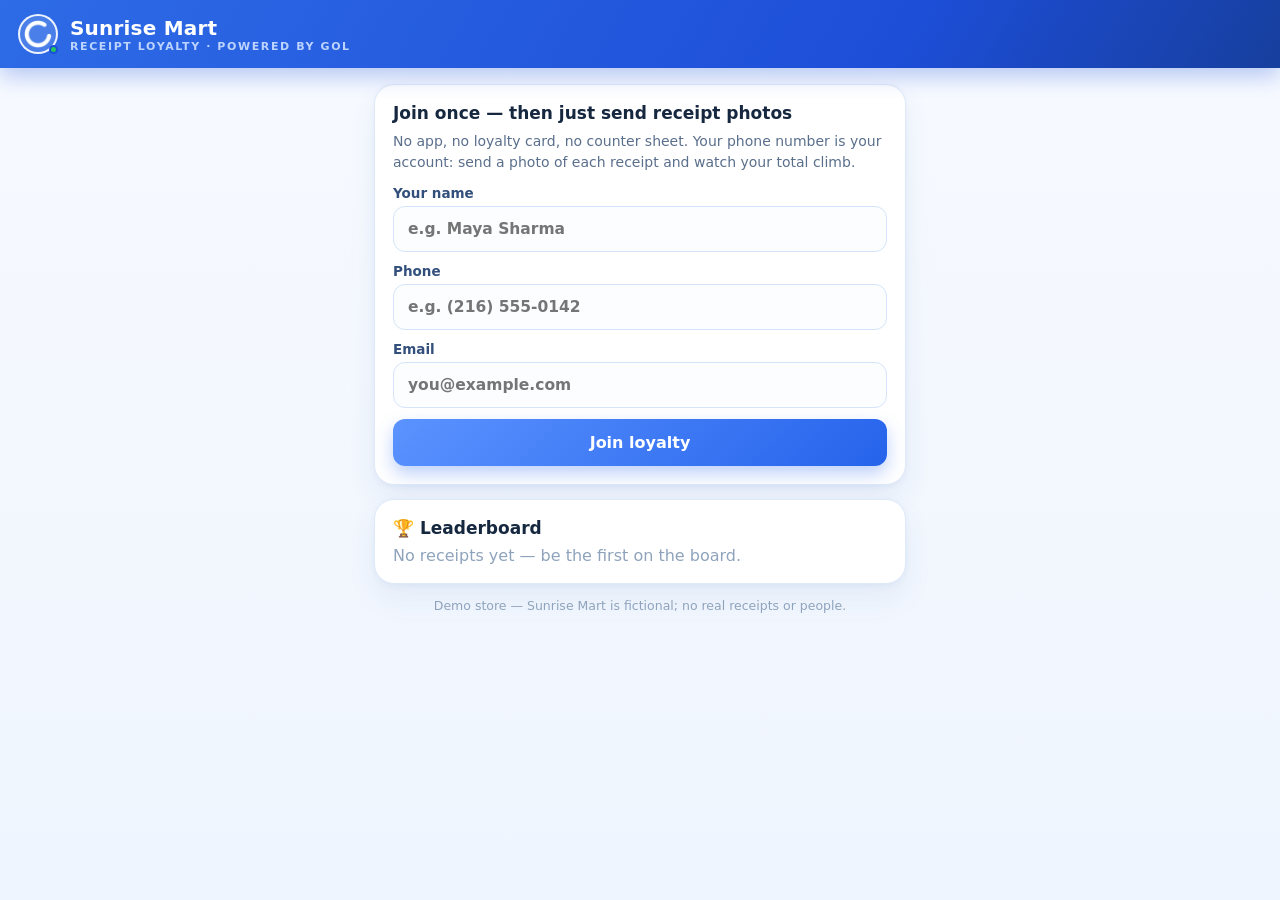
<file: web/loyalty.html>
<!DOCTYPE html>
<html lang="en" data-theme="clean">
<head>
<meta charset="UTF-8">
<meta name="viewport" content="width=device-width, initial-scale=1.0, viewport-fit=cover">
<title>Receipt Loyalty — Sunrise Mart · Gol</title>
<link rel="stylesheet" href="styles.css?v=9f73d0f">
</head>
<body class="loyalty">
<header class="loy-head">
  <span class="gol-mark gol-mark-lg"><img class="gol-mark-img" src="assets/gol-ring-white.png" alt="Gol"><i class="gol-mark-dot"></i></span>
  <div class="loy-brand">Sunrise Mart<small>Receipt Loyalty · powered by Gol</small></div>
</header>

<main class="loy-main">
  <section id="joinCard" class="loy-card">
    <h2>Join once — then just send receipt photos</h2>
    <p class="loy-sub">No app, no loyalty card, no counter sheet. Your phone number
      is your account: send a photo of each receipt and watch your total climb.</p>
    <form id="joinForm" class="loy-form">
      <label>Your name
        <input id="jName" type="text" autocomplete="name" placeholder="e.g. Maya Sharma" required>
      </label>
      <label>Phone
        <input id="jPhone" type="tel" autocomplete="tel" placeholder="e.g. (216) 555-0142" required>
      </label>
      <label>Email
        <input id="jEmail" type="email" autocomplete="email" placeholder="you@example.com" required>
      </label>
      <button type="submit" class="loy-primary">Join loyalty</button>
    </form>
  </section>

  <section id="memberCard" class="loy-card hidden">
    <div class="loy-standing">
      <div><span class="loy-stat-num" id="stTotal">$0.00</span><span class="loy-stat-label">your total</span></div>
      <div><span class="loy-stat-num" id="stCount">0</span><span class="loy-stat-label">receipts</span></div>
      <div><span class="loy-stat-num" id="stRank">—</span><span class="loy-stat-label">your rank</span></div>
      <div><span class="loy-stat-num" id="stCredit">$0.00</span><span class="loy-stat-label">store credit — 1 pt per $20, spends at the till</span></div>
    </div>
    <div class="loy-chat" id="loyChat"></div>
    <label class="loy-send">📷 Send a receipt photo
      <input id="receiptInput" type="file" accept="image/*" hidden>
    </label>
    <button id="switchBtn" type="button" class="loy-ghost">Not you? Switch phone number</button>
  </section>

  <section class="loy-card">
    <h2>🏆 Leaderboard</h2>
    <div id="loyBoard"><p class="empty">No receipts yet — be the first on the board.</p></div>
  </section>
  <p class="loy-foot">Demo store — Sunrise Mart is fictional; no real receipts or people.</p>
</main>

<script src="loyalty.js?v=9f73d0f"></script>
</body>
</html>
</file>
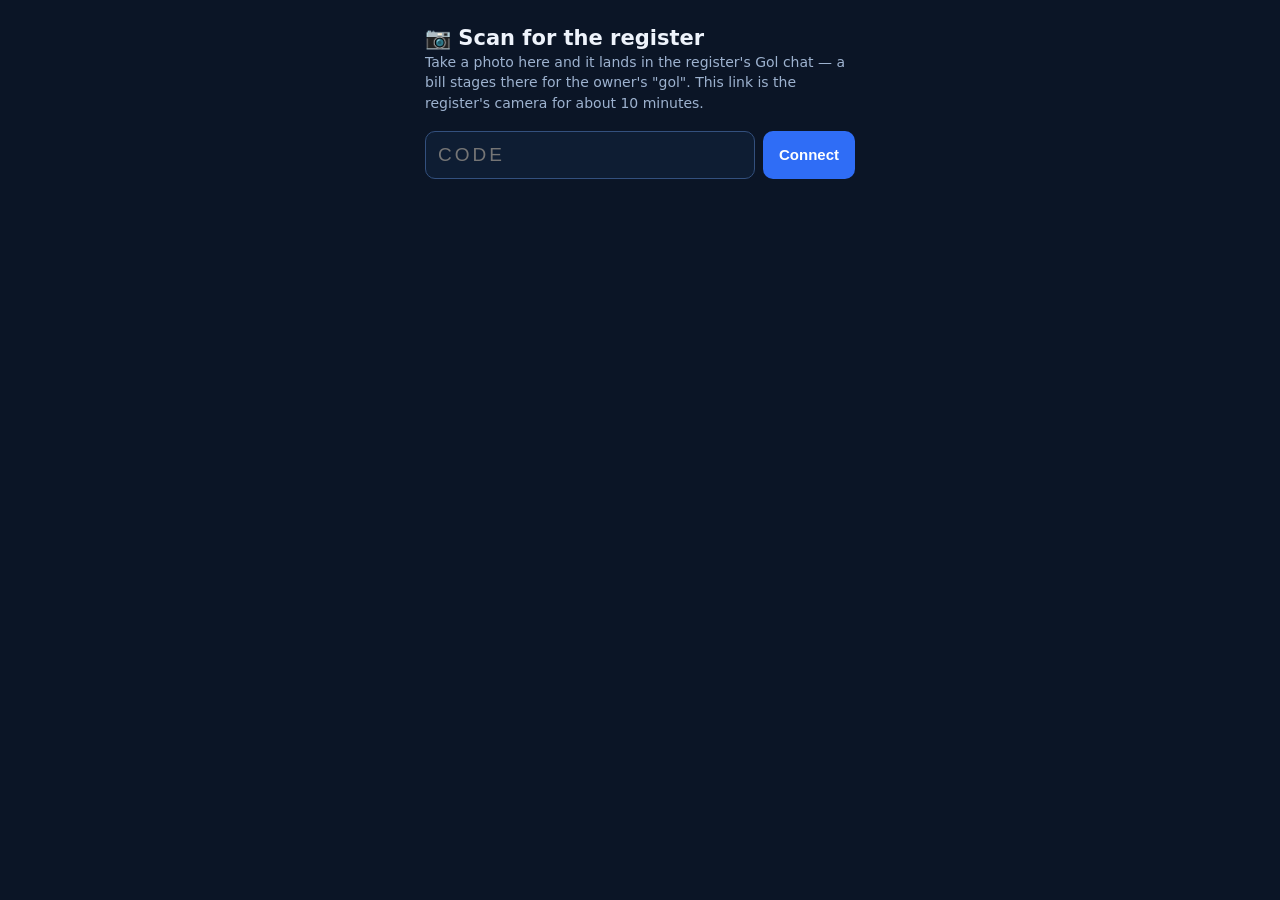
<file: web/scan.html>
<!DOCTYPE html>
<html lang="en">
<head>
<meta charset="UTF-8">
<meta name="viewport" content="width=device-width, initial-scale=1.0, viewport-fit=cover">
<title>Scan for Gol POS</title>
<style>
  body { font-family: system-ui, -apple-system, sans-serif; margin: 0; background: #0b1526; color: #eef3fb;
         display: flex; justify-content: center; padding: 22px 16px; }
  .wrap { width: 100%; max-width: 430px; }
  h1 { font-size: 21px; margin: 4px 0 2px; }
  p.sub { color: #9db2cf; font-size: 14px; margin: 0 0 18px; line-height: 1.45; }
  .modes { display: flex; gap: 10px; margin-bottom: 16px; }
  .modes button { flex: 1; padding: 14px 8px; font-size: 16px; font-weight: 700; border-radius: 12px;
                  border: 1px solid #33507e; background: #12233f; color: #cfe0f5; cursor: pointer; }
  .modes button.on { background: #2f6df6; border-color: #2f6df6; color: #fff; }
  label.snap { display: block; text-align: center; background: #2f6df6; color: #fff; font-weight: 800;
               font-size: 18px; padding: 18px 12px; border-radius: 14px; cursor: pointer; }
  .reply { margin-top: 18px; background: #12233f; border: 1px solid #33507e; border-radius: 12px;
           padding: 14px; font-size: 15px; line-height: 1.5; white-space: pre-wrap; }
  .reply:empty { display: none; }
  .codebox { display: flex; gap: 8px; margin-bottom: 14px; }
  .codebox input { flex: 1; font-size: 19px; letter-spacing: 3px; text-transform: uppercase;
                   padding: 12px; border-radius: 10px; border: 1px solid #33507e;
                   background: #0e1d33; color: #fff; }
  .codebox button { padding: 12px 16px; font-size: 15px; font-weight: 700; border-radius: 10px;
                    border: none; background: #2f6df6; color: #fff; cursor: pointer; }
  .hidden { display: none !important; }
</style>
</head>
<body>
<div class="wrap">
  <h1>📷 Scan for the register</h1>
  <p class="sub">Take a photo here and it lands in the register's Gol chat — a bill stages there for the owner's "gol". This link is the register's camera for about 10 minutes.</p>

  <div id="codeRow" class="hidden">
    <div class="codebox">
      <input id="codeInput" type="text" maxlength="6" placeholder="CODE" autocomplete="off">
      <button id="codeBtn" type="button">Connect</button>
    </div>
  </div>

  <div id="main" class="hidden">
    <div class="modes" role="group" aria-label="What is the photo?">
      <button type="button" id="modeBill" class="on">📄 Bill / invoice</button>
      <button type="button" id="modePhoto">🖼️ Photo</button>
    </div>
    <label class="snap">📸 Take the photo
      <input id="file" type="file" accept="image/*" capture="environment" hidden>
    </label>
  </div>

  <div class="reply" id="reply"></div>
</div>
<script src="scan.js?v=1"></script>
</body>
</html>
</file>
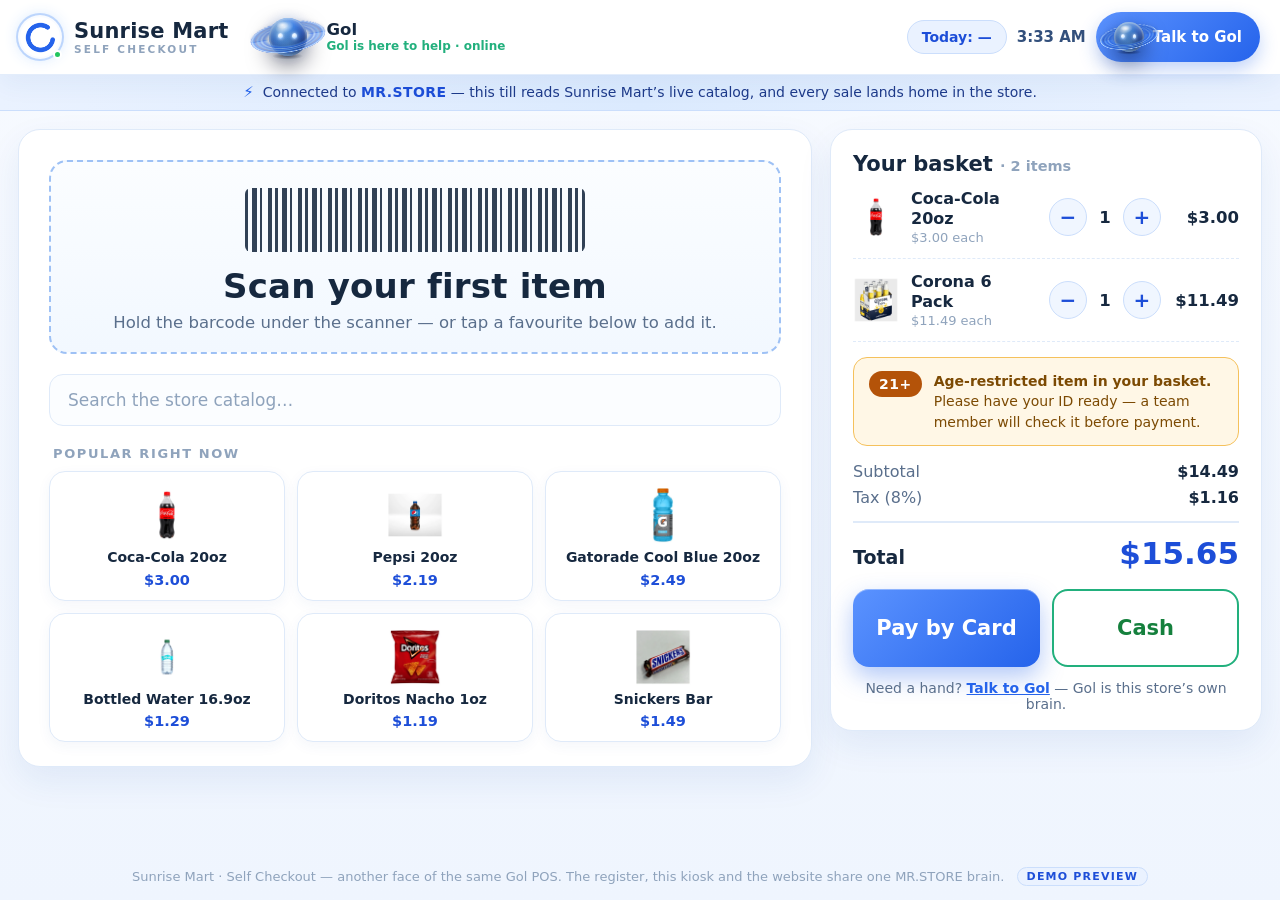
<file: web/self.html>
<!DOCTYPE html>
<html lang="en" data-theme="clean">
<head>
<meta charset="utf-8">
<meta name="viewport" content="width=device-width, initial-scale=1">
<title>Sunrise Mart — Self Checkout</title>
<style>
/* ===== Fleet CSS, extracted verbatim from the Gol POS register's
   styles.css (Clean theme vars, canonical Gol mark, chat drawer,
   Saturn Gol bot + bot-face panel, network motif override).
   The kiosk's own layout CSS follows after it. ===== */
* { box-sizing: border-box; margin: 0; padding: 0; }
:root { --num: ui-rounded, system-ui, -apple-system, "Segoe UI", sans-serif; }
body { font-family: system-ui, -apple-system, "Segoe UI", sans-serif; min-height: 100vh; color: var(--ink); background-color: var(--bg); }
button { font: inherit; cursor: pointer; }
.hidden { display: none !important; }
.empty { color: var(--faint); }

/* ---------- canonical Gol mark (extracted from gol-system-widget.js) ---------- */
.gol-mark { position: relative; flex: none; border-radius: 50%; display: inline-flex; align-items: center; justify-content: center; width: 38px; height: 38px; }
.gol-mark-lg { width: 40px; height: 40px; }
.gol-mark-img { width: 82%; height: 82%; display: block; }
.gol-mark-dot { position: absolute; right: -2px; bottom: -2px; width: 9px; height: 9px; border-radius: 50%; background: #22c55e; border: 2px solid #1d4ed8; }
/* ---------- header ---------- */
.topbar { display: flex; align-items: center; gap: 14px; padding: 12px 20px; position: sticky; top: 0; z-index: 5; flex-wrap: wrap; }
.brand { font-size: 21px; font-weight: 800; letter-spacing: .2px; }
.brand small { display: block; font-size: 10.5px; font-weight: 600; letter-spacing: 2.2px; text-transform: uppercase; }
.store-pill { display: flex; align-items: center; gap: 8px; padding: 7px 13px; border-radius: 999px; font-weight: 600; font-size: 13.5px; }
#storeName { font-weight: 600; }
.status-dot { width: 8px; height: 8px; border-radius: 50%; background: #34d399; flex: none; }
.top-right { margin-left: auto; display: flex; align-items: center; gap: 10px; flex-wrap: wrap; }
.clock { font-family: var(--num); font-variant-numeric: tabular-nums; font-size: 15px; font-weight: 700; }
.today-chip { font-family: var(--num); font-variant-numeric: tabular-nums; font-weight: 700; font-size: 14px; padding: 8px 14px; border-radius: 999px; }
.topbar > button, .top-right > button { border-radius: 12px; padding: 9px 16px; font-weight: 600; }
.gol-btn { display: inline-flex; align-items: center; justify-content: center; gap: 9px;
  font: inherit; font-size: 15px; font-weight: 800 !important; line-height: 1;
  color: #fff; background: linear-gradient(135deg, #5b93ff, #2563eb);
  border: none; border-radius: 999px; padding: 12px 22px; cursor: pointer;
  box-shadow: 0 8px 20px rgba(37,99,235,.35), inset 0 1px 0 rgba(255,255,255,.35);
  transition: filter .15s ease, transform .1s ease, box-shadow .15s ease; }
.gol-btn:hover { filter: brightness(1.08); }
.gol-btn:active { transform: translateY(1px); filter: brightness(.97); box-shadow: 0 4px 12px rgba(37,99,235,.3); }
.gol-btn .gol-ring { width: 19px; height: 19px; flex: none; display: block; }
.top-right > button.gol-btn { border-radius: 999px; }
.lock-card .gol-btn { padding: 14px 28px; font-size: 16.5px; }
.lock-card .gol-btn .gol-ring { width: 21px; height: 21px; }

/* ---------- settings dropdown (counter operations, one menu) ---------- */
.setmenu { position: relative; }
#settingsBtn { border-radius: 12px; padding: 9px 16px; font-weight: 600; font: inherit; cursor: pointer; }
.setmenu-pop { position: absolute; right: 0; top: calc(100% + 8px); width: 330px; max-width: 92vw; z-index: 30;
  background: var(--surface); border: 1px solid var(--line); border-radius: var(--panel-radius);
  box-shadow: var(--cart-shadow); padding: 8px 10px; color: var(--ink); text-align: left; }
.sm-row { display: flex; align-items: center; justify-content: space-between; gap: 12px;
  padding: 9px 4px; border-bottom: 1px dashed var(--line); }
.sm-row.sm-last { border-bottom: none; }
.sm-main { min-width: 0; }
.sm-label { display: block; font-weight: 700; font-size: 14.5px; }
.chat-drawer { position: fixed; top: 0; right: 0; bottom: 0; width: min(372px, 100vw); z-index: 50; display: flex; flex-direction: column; background: var(--chat-bg); border-left: 1px solid var(--chat-line); box-shadow: -18px 0 44px rgba(2,6,18,.45); }
.chat-head { display: flex; flex-wrap: wrap; align-items: center; gap: 10px; padding: 13px 15px; color: #fff; background: linear-gradient(120deg, #2e6be6, #1d4ed8 70%, #173f9e); box-shadow: 0 8px 22px rgba(29,78,216,.3); }
.chat-head .gol-mark { width: 33px; height: 33px; background: rgba(255,255,255,.14); border: 2.5px solid rgba(255,255,255,.9); }
.chat-title { flex: 1 1 auto; min-width: 150px; }
.chat-title b { font-size: 17px; display: block; line-height: 1.15; }
.chat-title small { display: block; font-size: 11.5px; font-weight: 500; color: #bdd4ff; }
.chat-head button { margin-left: auto; background: transparent; border: none; color: #dceaff; font-size: 20px; padding: 2px 6px; }
.chat-head { cursor: grab; touch-action: none; }
.chat-head:active { cursor: grabbing; }
.chat-grip { flex: none; width: 14px; height: 24px; margin-left: -4px; opacity: .55; background-image: radial-gradient(circle, rgba(255,255,255,.85) 1.6px, transparent 1.8px); background-size: 7px 8px; }
.chat-drawer.chat-free { right: auto; bottom: auto; border: 1px solid var(--chat-line); border-radius: 18px; overflow: hidden; box-shadow: 0 24px 60px rgba(2,6,18,.5); }
.chat-drawer.chat-dragging, .chat-drawer.chat-dragging * { user-select: none !important; }
.chat-body { flex: 1; overflow-y: auto; padding: 15px 13px; display: flex; flex-direction: column; gap: 9px; background: var(--chat-body-bg); }
.msg { max-width: 86%; padding: 10px 13px; border-radius: 15px; font-size: 13.8px; line-height: 1.45; }
.msg.gol { background: var(--msg-gol-bg); border: 1px solid var(--msg-gol-line); color: var(--msg-gol-ink); align-self: flex-start; border-bottom-left-radius: 5px; }
.msg.me { background: linear-gradient(135deg, #2f6fe4, #2563eb); color: #fff; align-self: flex-end; border-bottom-right-radius: 5px; box-shadow: 0 4px 14px rgba(37, 99, 235, .35); }
.chat-chips { display: flex; gap: 8px; padding: 10px 12px; overflow-x: auto; flex: none; background: var(--form-bg); border-top: 1px solid var(--form-line); scrollbar-width: none; -webkit-overflow-scrolling: touch; }
.chat-chips::-webkit-scrollbar { display: none; }
.chat-chips button { flex: none; min-height: 48px; padding: 10px 15px; border-radius: 999px; font-size: 14px; font-weight: 700; white-space: nowrap; background: var(--chip-bg); border: 1px solid var(--chip-line); color: var(--chip-ink); }
.chat-chips button:active { transform: scale(.97); }
.chat-form { display: flex; gap: 8px; padding: 12px; border-top: 1px solid var(--form-line); align-items: center; background: var(--form-bg); }
.chat-form input { flex: 1; padding: 12px 13px; font: inherit; font-size: 15px; border: 1px solid var(--input-line); border-radius: 12px; color: var(--ink); background: var(--input-bg); min-width: 0; }
.chat-form input::placeholder { color: var(--faint); }
.chat-form > button { border: none; background: linear-gradient(135deg, #5b93ff, #2563eb); color: #fff; font-weight: 800; padding: 12px 17px; border-radius: 12px; }
.chat-form .photo-btn { width: 43px; height: 43px; flex: none; display: flex; align-items: center; justify-content: center; font-size: 19px; border: 1px solid var(--input-line); border-radius: 12px; background: var(--photo-bg); cursor: pointer; line-height: 1; }
[data-theme="clean"] {
  --bg: #eff5fe; --ink: #16283f; --dim: #5a6f8c; --faint: #8fa3bc;
  --line: #dfeaf9; --line-soft: #e7f0fc; --surface: #ffffff;
  --layout-pad: 20px 22px 26px; --panel-radius: 20px; --tile-radius: 18px; --btn-radius: 14px; --field-radius: 14px;
  --tile-minh: 122px; --art-size: 48px; --art-radius: 14px; --tile-bw: 1px;
  --field-bg: #ffffff; --field-line: #d8e6f8; --search-line: #a9c8f9; --search-ring: 0 0 0 4px rgba(63,128,245,.12);
  --cat-bg: #ffffff; --cat-line: #dfeaf9; --cat-ink: #5a6f8c; --cat-on-shadow: 0 6px 14px rgba(63,128,245,.3);
  --tile-bg: #ffffff; --tile-line: #dfeaf9;
  --tile-shadow: 0 2px 6px rgba(31,78,160,.05), 0 14px 30px rgba(31,78,160,.07);
  --tile-name: #22385a; --price: #1d4ed8;
  --cart-top: 88px; --cart-bg: #ffffff; --cart-line: #dfeaf9;
  --cart-shadow: 0 2px 6px rgba(31,78,160,.05), 0 14px 30px rgba(31,78,160,.07);
  --cart-ink: #16283f; --cart-dim: #5a6f8c; --cart-faint: #8fa3bc; --cart-dash: #dce9f8;
  --stepper-bg: #f4f9ff; --stepper-line: #c9dffc; --stepper-ink: #1d4ed8;
  --grand-line: #16283f; --grand-label: #16283f; --grand-ink: #16283f; --grand-size: 34px;
  --switch-bg: #f0f6ff; --switch-line: #d5e4f8; --switch-ink: #5a6f8c;
  --switch-on-bg: #3f80f5; --switch-on-ink: #fff; --switch-on-shadow: 0 4px 10px rgba(63,128,245,.3);
  --chat-bg: #ffffff; --chat-line: #dfeaf9; --chat-body-bg: url("assets/gol-network-v1.svg") 0 0 / 440px 440px repeat, linear-gradient(180deg, #fbfdff, #f4f9ff);
  --msg-gol-bg: #eaf2ff; --msg-gol-line: transparent; --msg-gol-ink: #22385a;
  --staged-bg: #f5f9ff; --staged-line: #3f80f5;
  --staged-shadow: 0 8px 20px rgba(63,128,245,.12);
  --staged-ink: #16283f; --badge-bg: #3f80f5; --badge-ink: #fff;
  --staged-old: #9db1cc; --staged-arrow: #3f80f5; --staged-new: #1d4ed8;
  --form-line: #dfeaf9; --form-bg: #ffffff; --input-bg: #fbfdff; --input-line: #d5e4f8; --photo-bg: #f0f6ff;
  --chip-bg: #eaf2ff; --chip-line: #cbdefc; --chip-ink: #1d4ed8;
}
[data-theme="clean"] body { background: linear-gradient(180deg, #f7faff 0%, #eff5fe 100%); background-color: #eff5fe; }
[data-theme="clean"] .topbar { background: #fff; box-shadow: 0 1px 0 #e3edfb, 0 10px 26px rgba(31,78,160,.06); }
[data-theme="clean"] .brand small { color: var(--faint); }
[data-theme="clean"] .store-pill { background: #f0f6ff; border: 1px solid var(--line); color: #33507c; }
[data-theme="clean"] .status-dot { background: #22b07d; box-shadow: 0 0 0 3px rgba(34,176,125,.18); }
[data-theme="clean"] .clock { color: #33507c; }
[data-theme="clean"] .today-chip { color: #1d4ed8; background: #eaf2ff; border: 1px solid #cbdefc; }
/* Clean carries the canonical light-surface form: white ring chip, blue open-ring mark */
[data-theme="clean"] .topbar .gol-mark { background: #fff url(assets/gol-ring-blue.png) center/82% no-repeat; box-shadow: 0 0 0 2px rgba(255,255,255,.9), 0 0 0 4px rgba(63,128,245,.28), 0 0 16px rgba(191,219,254,.95); }
[data-theme="clean"] .topbar .gol-mark-img { visibility: hidden; }
[data-theme="clean"] .topbar .gol-mark-dot { border-color: #fff; }
[data-theme="clean"] .top-right > button { border: 1px solid #d5e4f8; background: #fff; color: var(--ink); }
[data-theme="clean"] .top-right > button.gol-btn { border: none; color: #fff; background: linear-gradient(135deg, #5b93ff, #2563eb); box-shadow: 0 8px 18px rgba(37,99,235,.28); padding: 10px 18px; }
[data-theme="clean"] #cashBtn { border: none; color: #fff; background: linear-gradient(135deg, #5b93ff, #2563eb); box-shadow: 0 8px 18px rgba(37,99,235,.3); }
[data-theme="clean"] #cardBtn { border: none; color: #fff; background: #16283f; }
[data-theme="clean"] .tender button.ghost { background: transparent; color: var(--dim); border: 1px solid #d5e4f8; }
.chat-drawer:not(.hidden) { animation: golGrowIn .42s cubic-bezier(.21,1.15,.36,1); }
.chat-drawer.chat-vanish { animation: golVanishOut .3s ease-in both; }
@keyframes golGrowIn { 0% { clip-path: circle(0% at 100% 100%); transform: scale(.85); opacity: 0; } 55% { opacity: 1; } 100% { clip-path: circle(142% at 100% 100%); transform: scale(1); opacity: 1; } }
@keyframes golVanishOut { 0% { clip-path: circle(142% at 100% 100%); transform: scale(1); opacity: 1; } 100% { clip-path: circle(0% at 100% 100%); transform: scale(.85); opacity: 0; } }
.golbot { --gbs: 78px; position: relative; flex: none; width: var(--gbs); height: var(--gbs); display: none; }
.golbot-fab { --gbs: 47px; }
.chat-drawer.chat-bot .chat-head .golbot { display: inline-block; }
.gol-fab .golbot { display: inline-block; }
/* ================================================================
   SATURN SHINE PASS (owner live catch, Nov 3 02:16 ET: "alik
   dhamilo jasto bhayo ni matt color ma shine le" — on the new
   WHITE theme the bot read hazy/matte: its paint was tuned for
   dark panels). Value-only repaint of the bot, in place below and
   in the v3 layer: halo alpha .5 -> .16 with a tighter falloff
   (the bot is lifted by its contact shadow now, not a glow),
   sphere ramp saturated (pale cap 0-30% shrinks to a tight
   hotspot), speculars raised (.5 -> .68 cap, .6 -> .78 spec),
   ring-disc bands deepened to a real blue body with two glints
   plus a drop-shadow edge, contact shadow .42 -> .52, bead given
   a dark contact edge. Geometry, sizes, states and the PIN globe
   are untouched.
   ================================================================ */
.golbot::before { content: ''; position: absolute; inset: -10%; border-radius: 50%; pointer-events: none;
  background: radial-gradient(circle, rgba(37,99,235,.16) 0%, rgba(37,99,235,0) 58%);
  animation: gbBreathe 4.8s ease-in-out infinite; }
.golbot .gb-head { position: absolute; inset: 0; border-radius: 50%;
  background: radial-gradient(circle at 32% 26%, #b9dcff 0%, #6db1ff 16%, #3d8bff 34%, #2563eb 58%, #1e40af 82%, #0d2050 100%);
  box-shadow: inset 0 2px 7px rgba(255,255,255,.5), inset 0 -12px 22px rgba(3,10,30,.5),
    inset 0 0 0 1.5px rgba(147,197,253,.55), 0 10px 22px rgba(2,8,30,.5), 0 0 14px rgba(37,99,235,.16); }
.golbot .gb-head::before { content: ''; position: absolute; left: 15%; top: 7%; width: 54%; height: 34%;
  border-radius: 50%; pointer-events: none; transform: rotate(-18deg);
  background: radial-gradient(ellipse at center, rgba(255,255,255,.68), rgba(255,255,255,0) 62%); }
.golbot .gb-eyes { position: absolute; left: 0; right: 0; top: 39%; display: flex; justify-content: center;
  gap: 25%; animation: gbDrift 11s ease-in-out infinite; }
.golbot .gb-eye { width: 13%; aspect-ratio: .74; border-radius: 999px;
  background: radial-gradient(circle at 42% 36%, #ffffff 0%, #cfe6ff 45%, #5ea2ff 100%);
  box-shadow: 0 0 9px rgba(165,210,255,.95), 0 0 3px rgba(255,255,255,.9);
  animation: gbBlink 5.6s ease-in-out infinite; }
@keyframes gbBreathe { 0%, 100% { opacity: .5; transform: scale(1); } 50% { opacity: .85; transform: scale(1.07); } }
@keyframes gbBlink { 0%, 90%, 100% { transform: scaleY(1); } 93.5% { transform: scaleY(.08); } 97% { transform: scaleY(1); } }
@keyframes gbDrift { 0%, 36%, 100% { transform: translate(0, 0); } 45%, 57% { transform: translate(2.5px, .5px); }
  67%, 79% { transform: translate(-2px, 0); } 88% { transform: translate(0, 1px); } }
/* states (classes set by botSync in app.js) */
.golbot.bot-listening .gb-eye { filter: brightness(1.32); box-shadow: 0 0 15px rgba(165,215,255,1), 0 0 5px #ffffff; }
.golbot.bot-listening::after { content: ''; position: absolute; inset: -4%; border-radius: 50%; pointer-events: none;
  border: 2px solid rgba(59,130,246,.75); animation: gbRing 1.9s ease-out infinite; }
@keyframes gbRing { 0% { transform: scale(.96); opacity: .8; } 100% { transform: scale(1.3); opacity: 0; } }
.golbot.bot-thinking .gb-eyes { animation: gbThink 1.5s ease-in-out infinite; }
@keyframes gbThink { 0%, 100% { opacity: .62; transform: translateY(0); } 50% { opacity: 1; transform: translateY(-1.5px); } }
.golbot.bot-speaking .gb-eye { animation: gbSpeak .85s ease-in-out infinite; }
@keyframes gbSpeak { 0%, 100% { transform: scaleY(1); filter: brightness(1.08); } 50% { transform: scaleY(.76); filter: brightness(1.35); } }
.golbot.bot-react .gb-head { animation: gbReact .9s ease-out; }
.golbot.bot-react .gb-eyes { animation: gbReactEyes .9s ease-out; }
@keyframes gbReact { 0% { filter: brightness(1.3); } 100% { filter: brightness(1); } }
@keyframes gbReactEyes { 0% { transform: translate(0, 0); } 25% { transform: translate(2.5px, -1px); } 100% { transform: translate(0, 0); } }
.chat-drawer.chat-bot { background: linear-gradient(180deg, #ffffff 0%, #f7faff 60%, #eef4ff 100%);
  border-left-color: #d7e3f8; color: #14213d; }
.chat-drawer.chat-bot .chat-head { background: linear-gradient(180deg, rgba(47,111,228,.12), rgba(37,99,235,.05));
  box-shadow: none; border-bottom: 1px solid #d7e3f8; padding: 14px 16px 12px; }
.chat-drawer.chat-bot .chat-head .chat-face-btn { background: rgba(37,99,235,.10); color: #2563eb; }
.chat-drawer.chat-bot .chat-head .chat-face-btn:hover { background: rgba(37,99,235,.20); }
/* The lock is the globe, not the chat theme: while the drawer is
   PIN-locked it keeps the dark globe surface (and its head strip)
   exactly as before the white flip. */
.chat-drawer.chat-bot.chat-locked { background: linear-gradient(180deg, #0e1f47 0%, #0a1730 55%, #071222 100%); color: #eaf1ff; }
.chat-drawer.chat-bot.chat-locked .chat-head { background: linear-gradient(180deg, rgba(46,107,230,.30), rgba(29,78,216,.10)); border-bottom-color: rgba(120,170,255,.18); }
.chat-drawer.chat-bot.chat-locked .chat-head .chat-face-btn { background: rgba(255,255,255,.14); color: #ffffff; }
.chat-drawer.chat-bot.chat-locked .chat-title small { color: rgba(205,224,255,.78); }
.chat-drawer.chat-bot.chat-locked .chat-head .call-state { color: #fff; }
.chat-drawer.chat-bot .chat-grip { display: none; }
.chat-drawer.chat-bot .chat-head .gol-mark { display: none; }
.chat-drawer.chat-bot .chat-title b { font-size: 19px; }
.chat-drawer.chat-bot .chat-title small { color: #5b6b84; }
.chat-drawer.chat-bot .chat-body { background: transparent; padding-bottom: 30px; scroll-padding-bottom: 30px; }
.chat-drawer.chat-bot .chat-body > * { flex-shrink: 0; }
/* v32 borderless answers, twinned for the bot surface */
.chat-drawer.chat-bot .msg.gol { background: transparent; border: none; box-shadow: none; border-radius: 0; padding: 3px 2px; max-width: 100%; color: #1f2c46; }
.chat-drawer.chat-bot .msg.me { background: linear-gradient(135deg, #2f6fe4, #2563eb); border: none; box-shadow: 0 4px 14px rgba(37, 99, 235, .35); border-radius: 15px; border-bottom-right-radius: 5px; padding: 10px 13px; color: #fff; font-weight: 500; text-align: left; }
.chat-drawer.chat-bot .msg.gol.graph-card, .chat-drawer.chat-bot .msg.gol.day-card, .chat-drawer.chat-bot .msg.gol.who-card { background: transparent; border: none; box-shadow: none; border-radius: 0; color: #1f2c46; max-width: 100%; padding: 6px 2px 4px; }
.chat-drawer.chat-bot .graph-title { color: #1e40af; }
.chat-drawer.chat-bot .graph-total { color: #0f172a; }
.chat-drawer.chat-bot .graph-foot { color: #5b6b84; }
.chat-drawer.chat-bot .graph-foot b { color: #0f172a; }
.chat-drawer.chat-bot .graph-empty { color: #64748b; }
.chat-drawer.chat-bot .who-since { color: #94a3b8; }
.chat-drawer.chat-bot .golbot-head { --gbs: 46px; }
.golbot { --grin: -50%; }
.chat-drawer.chat-bot .golbot-head { --grin: -33%; }

/* -- contact shadow: the head sits IN the world ------------------- */
.golbot .gb-shadow { position: absolute; left: 4%; right: 4%; bottom: -10%; height: 20%;
  z-index: 0; border-radius: 50%; pointer-events: none;
  background: radial-gradient(ellipse at center, rgba(2,8,30,.52) 0%, rgba(2,8,30,0) 62%); }

/* -- the Saturn ring: two clipped copies of one disc -------------- */
.golbot .gb-rings { position: absolute; inset: var(--grin); z-index: 1; pointer-events: none;
  transform: rotate(-9deg); animation: gbPrecess 30s ease-in-out infinite alternate; }
.golbot .gb-rings-front { z-index: 3; }
.golbot .gb-ringdisc { position: absolute; inset: 0; border-radius: 50%;
  background: radial-gradient(ellipse 50% 20.5% at 50% 50%,
    rgba(147,197,253,0) 0%, rgba(147,197,253,0) 52%,
    rgba(96,165,250,.22) 56%, rgba(59,130,246,.48) 61%,
    rgba(37,99,235,.52) 65.5%, rgba(147,197,253,.55) 70%,
    rgba(37,99,235,.48) 75%, rgba(96,165,250,.58) 81%,
    rgba(30,64,175,.38) 86%, rgba(59,130,246,.62) 91%,
    rgba(191,219,254,.85) 95.5%, rgba(37,99,235,.4) 98.5%,
    rgba(125,211,252,0) 100%); }
.golbot .gb-rings-back .gb-ringdisc { clip-path: inset(0 0 49.5% 0); filter: drop-shadow(0 1px 2px rgba(13,32,80,.28)); }
.golbot .gb-rings-front .gb-ringdisc { clip-path: inset(49.5% 0 0 0);
  animation: gbShimmer 7s ease-in-out infinite alternate; }
@keyframes gbPrecess { from { transform: rotate(-10.1deg); } to { transform: rotate(-7.9deg); } }
@keyframes gbShimmer { from { filter: brightness(1.02) drop-shadow(0 2px 2px rgba(13,32,80,.32)); } to { filter: brightness(1.15) drop-shadow(0 2px 2px rgba(13,32,80,.32)); } }

/* -- the satellite: one bead, two halves of one orbit ------------- */
.golbot .gb-orbit { position: absolute; inset: 0; transform: scaleY(.41); }
.golbot .gb-spin { position: absolute; inset: 0; will-change: transform;
  animation: gbSpin 18s linear infinite; }
@keyframes gbSpin { from { transform: rotate(0deg); } to { transform: rotate(360deg); } }
.golbot .gb-sat { position: absolute; left: 50%; top: 11%; border-radius: 50%; pointer-events: none;
  width: calc(var(--gbs) * .15); height: calc(var(--gbs) * .15);
  margin-left: calc(var(--gbs) * -.075); margin-top: calc(var(--gbs) * -.075);
  background: radial-gradient(circle at 38% 34%, #ffffff 0%, #d9ecff 38%, #3b82f6 100%);
  box-shadow: 0 1px 4px rgba(13,32,80,.5), 0 0 6px rgba(96,165,250,.75); }
.golbot .gb-sat-back { opacity: 1; transform: scale(.78); animation: gbSatBack 18s linear infinite; }
.golbot .gb-sat-front { opacity: 0; transform: scale(1.12); animation: gbSatFront 18s linear infinite; }
@keyframes gbSatBack { 0% { opacity: 1; } 20% { opacity: 1; } 27% { opacity: 0; }
  73% { opacity: 0; } 80% { opacity: 1; } 100% { opacity: 1; } }
@keyframes gbSatFront { 0% { opacity: 0; } 20% { opacity: 0; } 27% { opacity: 1; }
  73% { opacity: 1; } 80% { opacity: 0; } 100% { opacity: 0; } }

/* -- sphere craft: layered glass ----------------------------------- */
.golbot .gb-head { z-index: 2; transition: transform .18s ease; }
.golbot .gb-head::after { content: ''; position: absolute; inset: 0; border-radius: 50%;
  pointer-events: none;
  background: radial-gradient(circle at 50% 50%, rgba(190,220,255,0) 58%,
    rgba(190,220,255,.13) 82%, rgba(225,242,255,.20) 95%, rgba(160,200,255,.08) 100%); }
.golbot .gb-glass { position: absolute; inset: 0; border-radius: 50%; overflow: hidden;
  pointer-events: none; z-index: 1;
  background:
    radial-gradient(circle at 50% 108%, rgba(147,211,255,.38) 0%, rgba(147,211,255,0) 52%),
    radial-gradient(circle at 76% 84%, rgba(6,18,52,.42) 0%, rgba(6,18,52,0) 55%),
    radial-gradient(circle at 50% 64%, rgba(125,200,255,.34) 0%, rgba(125,200,255,0) 58%); }
.golbot .gb-spec { position: absolute; left: 21%; top: 9%; width: 33%; height: 21%;
  border-radius: 50%; pointer-events: none;
  background: radial-gradient(ellipse at center, rgba(255,255,255,.78), rgba(255,255,255,0) 68%);
  animation: gbSpecDrift 26s ease-in-out infinite alternate; }
@keyframes gbSpecDrift { from { transform: rotate(-16deg) translate(0, 0); }
  50% { transform: rotate(-10deg) translate(calc(var(--gbs) * .07), calc(var(--gbs) * .05)); }
  to { transform: rotate(-21deg) translate(calc(var(--gbs) * -.05), calc(var(--gbs) * .02)); } }
.golbot .gb-eyes { z-index: 2; }

/* -- eyes 2.0: state life (keyframes redefined — the later set wins) */
@keyframes gbDrift { 0%, 30%, 100% { transform: translate(0, 0); }
  38%, 46% { transform: translate(2.5px, .5px); } 56%, 63% { transform: translate(-2px, 1px); }
  72%, 78% { transform: translate(0, 2px); } 88% { transform: translate(1px, -.5px); } }
.golbot .gb-eyes { animation-duration: 19s; }
.golbot.bot-listening .gb-eyes { animation: none; transform: translateY(calc(var(--gbs) * -0.04)); }
.golbot.bot-listening::after { z-index: 4; }
.golbot.bot-thinking .gb-eyes { animation: gbThink 2.4s ease-in-out infinite; }
@keyframes gbThink { 0%, 100% { transform: translateX(calc(var(--gbs) * -0.05)); opacity: .85; }
  50% { transform: translateX(calc(var(--gbs) * 0.05)); opacity: 1; } }
.golbot.bot-speaking .gb-eye { animation: gbSpeak 1.15s ease-in-out infinite; }
@keyframes gbSpeak { 0%, 100% { transform: scaleY(1); filter: brightness(1.06); }
  50% { transform: scaleY(.9); filter: brightness(1.32); } }
.golbot.bot-ack .gb-eye { animation: gbAck .8s ease-in-out; }
@keyframes gbAck { 0% { transform: scaleY(1); } 18% { transform: scaleY(.1); }
  34% { transform: scaleY(1); } 52% { transform: scaleY(.1); }
  70%, 100% { transform: scaleY(1); } }
/* state aura: the halo breathes with the work */
.golbot.bot-speaking::before { animation-duration: 2.3s; filter: brightness(1.3); }
.golbot.bot-thinking::before { animation-duration: 7.5s; filter: brightness(.8); }

/* -- micro-feel ------------------------------------------------------ */
.gol-fab { perspective: 280px; }
.chat-drawer.chat-bot {
  background: url("assets/gol-network-v1.svg") 0 0 / 440px 440px repeat,
    linear-gradient(180deg, #ffffff 0%, #f7faff 60%, #eef4ff 100%);
}


/* ===== Self Checkout kiosk layout (prototype-only styles) ===== */
html, body { height: 100%; }
body { display: flex; flex-direction: column; }
.self-bot { display: inline-block !important; }
.golbot-mini { --gbs: 38px; }
.golbot-btn { --gbs: 30px; }
.golbot-hero { --gbs: 104px; }
.self-top { flex: none; }
.golstat { display: flex; align-items: center; gap: 20px; margin-left: 26px; }
.chat-drawer.chat-bot .chat-title { color: #14213d; }
.golstat-txt b { display: block; font-size: 16.5px; line-height: 1.15; color: var(--ink); }
.golstat-txt small { display: block; font-size: 12px; font-weight: 600; color: #22b07d; }
.connect-strip { flex: none; display: flex; align-items: center; justify-content: center; gap: 9px;
  padding: 9px 18px; text-align: center; font-size: 14px; color: #1e3a8a;
  background: linear-gradient(90deg, #eaf2ff, #dbeafe 50%, #eaf2ff); border-bottom: 1px solid #cbdefc; }
.connect-strip b { color: #1d4ed8; letter-spacing: .4px; }
.cs-bolt { color: #2563eb; font-size: 15px; }
.cs-day { font-weight: 700; color: #1d4ed8; font-variant-numeric: tabular-nums; }
.self-main { flex: 1; display: grid; grid-template-columns: 1fr 432px; gap: 18px;
  padding: 18px; align-items: start; max-width: 1440px; width: 100%; margin: 0 auto; }
.scan-card { background: var(--surface); border: 1px solid var(--line); border-radius: 22px;
  padding: 30px 30px 24px; box-shadow: 0 14px 34px rgba(31,78,160,.08); }
.scan-frame { border: 2.5px dashed #9ec1f5; border-radius: 18px; padding: 26px 20px 20px;
  text-align: center; background: linear-gradient(180deg, #fbfdff, #f2f8ff); }
.scan-bars { height: 64px; max-width: 340px; margin: 0 auto 14px; border-radius: 6px;
  background: repeating-linear-gradient(90deg, #16283f 0 3px, transparent 3px 7px, #16283f 7px 12px, transparent 12px 15px, #16283f 15px 17px, transparent 17px 23px, #16283f 23px 27px, transparent 27px 30px); opacity: .88; }
.scan-frame h1 { font-size: 34px; font-weight: 800; letter-spacing: .2px; color: var(--ink); }
.scan-frame p { margin-top: 7px; font-size: 16.5px; color: var(--dim); }
.scan-search { margin-top: 20px; }
.scan-search input { width: 100%; font: inherit; font-size: 17px; padding: 15px 18px;
  border: 1.5px solid var(--line); border-radius: 14px; background: #fbfdff; color: var(--ink); }
.scan-search input::placeholder { color: var(--faint); }
.quick-title { margin: 20px 4px 10px; font-size: 13px; font-weight: 800; letter-spacing: 1.6px;
  text-transform: uppercase; color: var(--faint); }
.quick-grid { display: grid; grid-template-columns: repeat(3, 1fr); gap: 12px; }
.quick-tile { display: flex; flex-direction: column; align-items: center; gap: 5px; padding: 14px 8px 12px;
  background: #fff; border: 1px solid var(--line); border-radius: 16px; cursor: pointer;
  box-shadow: 0 4px 14px rgba(31,78,160,.05); transition: transform .08s ease, box-shadow .15s ease; }
.quick-tile:active { transform: scale(.97); }
.quick-tile img { width: 58px; height: 58px; object-fit: contain; }
.qt-name { font-size: 14px; font-weight: 700; color: var(--ink); text-align: center; line-height: 1.25; }
.qt-price { font-size: 14.5px; font-weight: 800; color: #1d4ed8; font-variant-numeric: tabular-nums; }
.cart-card { background: var(--surface); border: 1px solid var(--line); border-radius: 22px;
  padding: 22px 22px 18px; box-shadow: 0 14px 34px rgba(31,78,160,.08); }
.cart-card h2 { font-size: 21px; font-weight: 800; color: var(--ink); }
.cart-card h2 span { font-size: 14.5px; font-weight: 700; color: var(--faint); }
.cart-line { display: flex; align-items: center; gap: 12px; padding: 13px 0; border-bottom: 1px dashed var(--line); }
.cart-line img { width: 46px; height: 46px; object-fit: contain; flex: none; }
.cl-info { flex: 1; min-width: 0; }
.cl-name { font-size: 16px; font-weight: 700; color: var(--ink); line-height: 1.25; }
.cl-unit { font-size: 13px; color: var(--faint); margin-top: 1px; font-variant-numeric: tabular-nums; }
.cl-step { display: flex; align-items: center; gap: 9px; flex: none; }
.cl-step button { width: 38px; height: 38px; border-radius: 50%; border: 1.5px solid #cbdefc;
  background: #f0f6ff; color: #1d4ed8; font-size: 20px; font-weight: 800; line-height: 1; cursor: pointer; }
.cl-step span { font-size: 16.5px; font-weight: 800; min-width: 18px; text-align: center; font-variant-numeric: tabular-nums; }
.cl-total { width: 66px; text-align: right; font-size: 16.5px; font-weight: 800; color: var(--ink);
  flex: none; font-variant-numeric: tabular-nums; }
.cart-empty { padding: 16px 2px; color: var(--faint); font-size: 15px; }
.age-card { display: flex; gap: 12px; align-items: flex-start; margin-top: 15px; padding: 13px 15px;
  background: #fff7e6; border: 1.5px solid #f5c15c; border-radius: 14px; color: #7c4a03; }
.age-badge { flex: none; background: #b45309; color: #fff; font-weight: 800; font-size: 14px;
  padding: 5px 10px; border-radius: 999px; letter-spacing: .5px; }
.age-card p { font-size: 14px; line-height: 1.45; }
.totals { margin-top: 16px; display: flex; flex-direction: column; gap: 7px; }
.totals > div { display: flex; justify-content: space-between; align-items: baseline;
  font-size: 16px; color: var(--dim); font-variant-numeric: tabular-nums; }
.totals b { color: var(--ink); font-weight: 700; }
.totals .grand { margin-top: 7px; padding-top: 12px; border-top: 2px solid var(--line);
  font-size: 19px; font-weight: 800; color: var(--ink); }
.totals .grand b { font-size: 31px; font-weight: 800; color: #1d4ed8; }
.pay-row { display: grid; grid-template-columns: 1fr 1fr; gap: 12px; margin-top: 18px; }
.pay-btn { min-height: 78px; border-radius: 16px; font-size: 21px; font-weight: 800; cursor: pointer;
  transition: transform .08s ease, filter .15s ease; }
.pay-btn:active { transform: translateY(1px); }
.pay-btn:disabled { opacity: .45; cursor: not-allowed; }
.pay-card { border: none; color: #fff; background: linear-gradient(135deg, #5b93ff, #2563eb);
  box-shadow: 0 10px 24px rgba(37,99,235,.35), inset 0 1px 0 rgba(255,255,255,.35); }
.pay-cash { background: #fff; color: #15803d; border: 2px solid #22b07d; }
.pay-note { margin-top: 13px; font-size: 14px; color: var(--dim); text-align: center; }
.linklike { background: none; border: none; padding: 0; color: #2563eb; font-weight: 800;
  font-size: 14px; cursor: pointer; text-decoration: underline; }
.self-foot { flex: none; text-align: center; padding: 10px 16px 14px; font-size: 13px; color: var(--faint); }
.demo-tag { display: inline-block; margin-left: 8px; padding: 2px 9px; border-radius: 999px;
  background: #eaf2ff; border: 1px solid #cbdefc; color: #1d4ed8; font-weight: 800;
  font-size: 11px; letter-spacing: 1.2px; vertical-align: 1px; }
.gol-scrim { position: fixed; inset: 0; background: rgba(4,10,26,.55); z-index: 48; }
.chat-drawer.chat-bot .chat-head button { color: #2563eb; }
.pay-overlay { position: fixed; inset: 0; z-index: 60; background: rgba(4,10,26,.55);
  display: flex; align-items: center; justify-content: center; padding: 20px; }
.pay-cardbox { background: #fff; border-radius: 24px; padding: 38px 40px 32px; text-align: center;
  width: min(500px, 94vw); box-shadow: 0 30px 80px rgba(2,6,18,.5); }
.pay-cardbox h2 { font-size: 29px; font-weight: 800; color: var(--ink); margin-top: 14px; }
.pay-cardbox p { font-size: 16px; color: var(--dim); margin-top: 8px; line-height: 1.5; }
.spinner { width: 52px; height: 52px; margin: 20px auto 2px; border-radius: 50%;
  border: 5px solid #dbeafe; border-top-color: #2563eb; animation: selfSpin 1s linear infinite; }
@keyframes selfSpin { to { transform: rotate(360deg); } }
.done-check { width: 76px; height: 76px; margin: 4px auto 0; border-radius: 50%;
  background: #e7f8ef; border: 2.5px solid #22b07d; display: flex; align-items: center; justify-content: center; }
.done-saved { font-size: 18.5px !important; font-weight: 800; color: #1d4ed8 !important; }
.done-day { font-variant-numeric: tabular-nums; }
.done-note { font-size: 13px !important; color: var(--faint) !important; }
.again-btn { margin-top: 22px; border: none; color: #fff; font-weight: 800; font-size: 17px;
  padding: 15px 34px; border-radius: 999px; cursor: pointer;
  background: linear-gradient(135deg, #5b93ff, #2563eb); box-shadow: 0 8px 20px rgba(37,99,235,.35); }
@media (max-width: 900px) {
  .self-main { grid-template-columns: 1fr; }
  .quick-grid { grid-template-columns: repeat(2, 1fr); }
  .scan-frame h1 { font-size: 27px; }
}
</style>
</head>
<body>

<header class="topbar self-top">
  <span class="gol-mark gol-mark-lg"><img class="gol-mark-img" src="assets/gol-ring-blue.png?v=ring1" alt="Gol"><i class="gol-mark-dot"></i></span>
  <div class="brand"><span id="storeName">Sunrise Mart</span><small>Self Checkout</small></div>
  <div class="golstat">
    <span class="golbot golbot-mini self-bot" aria-hidden="true"><span class="gb-shadow"></span><span class="gb-rings gb-rings-back"><span class="gb-ringdisc"></span><span class="gb-orbit"><span class="gb-spin"><i class="gb-sat gb-sat-back"></i></span></span></span><span class="gb-head"><span class="gb-glass"><span class="gb-spec"></span></span><span class="gb-eyes"><i class="gb-eye"></i><i class="gb-eye"></i></span></span><span class="gb-rings gb-rings-front"><span class="gb-ringdisc"></span><span class="gb-orbit"><span class="gb-spin"><i class="gb-sat gb-sat-front"></i></span></span></span></span>
    <div class="golstat-txt"><b>Gol</b><small>Gol is here to help · online</small></div>
  </div>
  <div class="top-right">
    <span class="today-chip" id="dayChip">Today: —</span>
    <span class="clock" id="clock"></span>
    <button class="gol-btn" id="talkBtn" type="button"><span class="golbot golbot-btn self-bot" aria-hidden="true"><span class="gb-shadow"></span><span class="gb-rings gb-rings-back"><span class="gb-ringdisc"></span><span class="gb-orbit"><span class="gb-spin"><i class="gb-sat gb-sat-back"></i></span></span></span><span class="gb-head"><span class="gb-glass"><span class="gb-spec"></span></span><span class="gb-eyes"><i class="gb-eye"></i><i class="gb-eye"></i></span></span><span class="gb-rings gb-rings-front"><span class="gb-ringdisc"></span><span class="gb-orbit"><span class="gb-spin"><i class="gb-sat gb-sat-front"></i></span></span></span></span>Talk to Gol</button>
  </div>
</header>

<div class="connect-strip">
  <span class="cs-bolt">⚡</span>
  <span>Connected to <b>MR.STORE</b> — this till reads <span id="stripStore">Sunrise Mart</span>&rsquo;s live catalog, and every sale lands home in the store. <span class="cs-day" id="dayLine"></span></span>
</div>

<main class="self-main">
  <section class="scan-card">
    <div class="scan-frame">
      <div class="scan-bars" aria-hidden="true"></div>
      <h1>Scan your first item</h1>
      <p>Hold the barcode under the scanner — or tap a favourite below to add it.</p>
    </div>
    <div class="scan-search">
      <input id="searchInput" type="search" placeholder="Search the store catalog…" autocomplete="off">
    </div>
    <div class="quick-title">Popular right now</div>
    <div class="quick-grid" id="quickGrid"></div>
  </section>

  <aside class="cart-card">
    <h2>Your basket <span id="cartCount"></span></h2>
    <div id="cartLines"></div>
    <div class="age-card hidden" id="ageCard">
      <span class="age-badge">21+</span>
      <p><b>Age-restricted item in your basket.</b><br>Please have your ID ready — a team member will check it before payment.</p>
    </div>
    <div class="totals">
      <div><span>Subtotal</span><b id="subTotal">$0.00</b></div>
      <div><span id="taxLabel">Tax (8%)</span><b id="taxTotal">$0.00</b></div>
      <div class="grand"><span>Total</span><b id="grandTotal">$0.00</b></div>
    </div>
    <div class="pay-row">
      <button class="pay-btn pay-card" id="payCard" type="button">Pay by Card</button>
      <button class="pay-btn pay-cash" id="payCash" type="button">Cash</button>
    </div>
    <p class="pay-note">Need a hand? <button class="linklike" id="talkBtn2" type="button">Talk to Gol</button> — Gol is this store&rsquo;s own brain.</p>
  </aside>
</main>

<footer class="self-foot">
  Sunrise Mart · Self Checkout — another face of the same Gol POS. The register, this kiosk and the website share one MR.STORE brain.
  <span class="demo-tag">DEMO PREVIEW</span>
</footer>

<div id="golScrim" class="gol-scrim hidden" aria-hidden="true"></div>

<div class="chat-drawer chat-bot chat-free hidden" id="chatDrawer">
  <div class="chat-head" id="chatHead">
    <span class="golbot golbot-head self-bot" aria-hidden="true"><span class="gb-shadow"></span><span class="gb-rings gb-rings-back"><span class="gb-ringdisc"></span><span class="gb-orbit"><span class="gb-spin"><i class="gb-sat gb-sat-back"></i></span></span></span><span class="gb-head"><span class="gb-glass"><span class="gb-spec"></span></span><span class="gb-eyes"><i class="gb-eye"></i><i class="gb-eye"></i></span></span><span class="gb-rings gb-rings-front"><span class="gb-ringdisc"></span><span class="gb-orbit"><span class="gb-spin"><i class="gb-sat gb-sat-front"></i></span></span></span></span>
    <div class="chat-title"><b>Gol</b><small>Here to help · online</small></div>
    <button id="chatClose" type="button" aria-label="Close">×</button>
  </div>
  <div class="chat-body" id="chatBody">
    <div class="msg gol">Hi! I&rsquo;m Gol — this store&rsquo;s own brain, the same one that runs the register. I can help you find an item, check a price, or sort out payment.</div>
    <div class="msg gol">Your basket so far: <b id="panelBasket">…</b></div>
  </div>
  <div class="chat-chips" id="chatChips" role="group" aria-label="Quick asks">
    <button type="button" data-ask="price">Check a price</button>
    <button type="button" data-ask="beer">Where&rsquo;s the beer?</button>
    <button type="button" data-ask="pay">Help with payment</button>
    <button type="button" data-ask="human">Call a team member</button>
  </div>
  <form class="chat-form" id="chatForm">
    <input id="chatInput" type="text" placeholder="Message Gol…" autocomplete="off">
    <button type="submit">Send</button>
  </form>
</div>

<div class="pay-overlay hidden" id="payOverlay">
  <div class="pay-cardbox">
    <div id="payState">
      <span class="golbot golbot-hero bot-thinking self-bot" aria-hidden="true"><span class="gb-shadow"></span><span class="gb-rings gb-rings-back"><span class="gb-ringdisc"></span><span class="gb-orbit"><span class="gb-spin"><i class="gb-sat gb-sat-back"></i></span></span></span><span class="gb-head"><span class="gb-glass"><span class="gb-spec"></span></span><span class="gb-eyes"><i class="gb-eye"></i><i class="gb-eye"></i></span></span><span class="gb-rings gb-rings-front"><span class="gb-ringdisc"></span><span class="gb-orbit"><span class="gb-spin"><i class="gb-sat gb-sat-front"></i></span></span></span></span>
      <h2>Please wait…</h2>
      <p id="payWaitText">Processing…</p>
      <div class="spinner" aria-hidden="true"></div>
    </div>
    <div id="doneState" class="hidden">
      <div class="done-check"><svg viewBox="0 0 24 24" width="40" height="40" fill="none" stroke="#15803d" stroke-width="3" stroke-linecap="round" stroke-linejoin="round" aria-hidden="true"><path d="M4 12.5l5 5L20 6.5"/></svg></div>
      <h2>Thank you!</h2>
      <p class="done-saved" id="doneSaved">Sale saved · Sunrise Mart · MR.STORE</p>
      <p class="done-day" id="doneDay"></p>
      <p class="done-note">Demo preview — no payment was taken and nothing was written to the store.</p>
      <button class="again-btn" id="againBtn" type="button">Start again</button>
    </div>
  </div>
</div>

<script src="self.js?v=f498778"></script>
</body>
</html>
</file>
<file: web/styles.css>
/* Gol POS — register styles.
   Three switchable themes (owner decision, Oct 26): Midnight Register (default),
   Clean Counter, Bold Blue — ported faithfully from the approved design samples.
   Theme lives on <html data-theme="midnight|clean|bold">; layout + behavior are
   shared, each theme block below carries its own full visual language.
   Brand mark: the canonical Gol open-ring logo, as local derived assets
   (web/assets/gol-ring-white.png / gol-ring-blue.png) — strict-alpha keys of
   the canonical render (itacademy.com.np/img/brand/gol-logo-open-ring-blue.png,
   the same file the live gol-system-widget.js float names). The remote render
   itself is an opaque dark square: seating it raw (or via invert filters)
   renders a blob, so the seats use the transparent derived forms.
   Never a redrawn approximation. Gol blue #3F80F5. */
* { box-sizing: border-box; margin: 0; padding: 0; }
:root { --num: ui-rounded, system-ui, -apple-system, "Segoe UI", sans-serif; }
body { font-family: system-ui, -apple-system, "Segoe UI", sans-serif; min-height: 100vh; color: var(--ink); background-color: var(--bg); }
button { font: inherit; cursor: pointer; }
.hidden { display: none !important; }
.empty { color: var(--faint); }

/* ---------- canonical Gol mark (extracted from gol-system-widget.js) ---------- */
.gol-mark { position: relative; flex: none; border-radius: 50%; display: inline-flex; align-items: center; justify-content: center; width: 38px; height: 38px; }
.gol-mark-lg { width: 40px; height: 40px; }
.gol-mark-img { width: 82%; height: 82%; display: block; }
.gol-mark-dot { position: absolute; right: -2px; bottom: -2px; width: 9px; height: 9px; border-radius: 50%; background: #22c55e; border: 2px solid #1d4ed8; }

/* ---------- header ---------- */
.topbar { display: flex; align-items: center; gap: 12px; padding: 12px 18px; position: sticky; top: 0; z-index: 5; flex-wrap: wrap; }
.brand { font-size: 21px; font-weight: 800; letter-spacing: .2px; }
.brand small { display: block; font-size: 10.5px; font-weight: 600; letter-spacing: 2.2px; text-transform: uppercase; }
.store-pill { display: flex; align-items: center; gap: 8px; padding: 6px 12px; min-height: 36px; box-sizing: border-box; border-radius: 999px; font-weight: 600; font-size: 13.5px; }
#storeName { font-weight: 600; }
.status-dot { width: 8px; height: 8px; border-radius: 50%; background: #34d399; flex: none; }
.top-right { margin-left: auto; display: flex; align-items: center; gap: 8px; flex-wrap: wrap; }
.clock { font-family: var(--num); font-variant-numeric: tabular-nums; font-size: 15px; font-weight: 700; }
.today-chip { font-family: var(--num); font-variant-numeric: tabular-nums; font-weight: 700; font-size: 14px; padding: 7px 13px; min-height: 36px; box-sizing: border-box; display: inline-flex; align-items: center; border-radius: 999px; }
.topbar > button, .top-right > button { border-radius: 12px; padding: 8px 14px; font-weight: 600; }
.gol-btn { display: inline-flex; align-items: center; justify-content: center; gap: 9px;
  font: inherit; font-size: 15px; font-weight: 800 !important; line-height: 1;
  color: #fff; background: linear-gradient(135deg, #5b93ff, #2563eb);
  border: none; border-radius: 999px; padding: 12px 22px; cursor: pointer;
  box-shadow: 0 8px 20px rgba(37,99,235,.35), inset 0 1px 0 rgba(255,255,255,.35);
  transition: filter .15s ease, transform .1s ease, box-shadow .15s ease; }
.gol-btn:hover { filter: brightness(1.08); }
.gol-btn:active { transform: translateY(1px); filter: brightness(.97); box-shadow: 0 4px 12px rgba(37,99,235,.3); }
.gol-btn .gol-ring { width: 19px; height: 19px; flex: none; display: block; }
.top-right > button.gol-btn { border-radius: 999px; }
.lock-card .gol-btn { padding: 14px 28px; font-size: 16.5px; }
.lock-card .gol-btn .gol-ring { width: 21px; height: 21px; }

/* ---------- settings dropdown (counter operations, one menu) ---------- */
.setmenu { position: relative; }
#settingsBtn { border-radius: 12px; padding: 8px 14px; font-weight: 600; font: inherit; cursor: pointer; }
.setmenu-pop { position: absolute; right: 0; top: calc(100% + 8px); width: 330px; max-width: 92vw; z-index: 30;
  background: var(--surface); border: 1px solid var(--line); border-radius: var(--panel-radius);
  box-shadow: var(--cart-shadow); padding: 8px 10px; color: var(--ink); text-align: left; }
.sm-row { display: flex; align-items: center; justify-content: space-between; gap: 12px;
  padding: 9px 4px; border-bottom: 1px dashed var(--line); }
.sm-row.sm-last { border-bottom: none; }
.sm-main { min-width: 0; }
.sm-label { display: block; font-weight: 700; font-size: 14.5px; }
.sm-sub { display: block; font-size: 12.5px; color: var(--dim); margin-top: 1px; }
.sm-act { flex: none; border: none; border-radius: 10px; padding: 9px 13px; font-weight: 700; cursor: pointer;
  background: linear-gradient(135deg, #5b93ff, #2563eb); color: #fff; font: inherit; font-size: 13.5px; }
.sm-act.armed { background: #b91c1c; }
.sm-act:disabled { opacity: .45; cursor: not-allowed; }
.sm-toggle { flex: none; min-width: 76px; border-radius: 999px; padding: 8px 14px; font-weight: 700; cursor: pointer;
  border: 1px solid var(--line); background: var(--field-bg); color: var(--dim); font: inherit; font-size: 13.5px; }
.sm-toggle.on { background: linear-gradient(135deg, #5b93ff, #2563eb); color: #fff; border-color: transparent; }
.sm-note { font-size: 13.5px; line-height: 1.45; padding: 9px 6px 3px; color: var(--ink); }
.sm-pin { display: block; background: none; border: none; padding: 5px 6px 8px; color: var(--price);
  font: inherit; font-size: 13.5px; font-weight: 700; cursor: pointer; text-align: left; }
.status-dot.closed { background: #ef4444 !important; box-shadow: 0 0 8px rgba(239,68,68,.65) !important; }
.tax-badge { display: inline-block; font-size: 10px; font-weight: 800; letter-spacing: 1.2px;
  background: #dc2626; color: #fff; padding: 2px 7px; border-radius: 999px; vertical-align: 2px; margin-left: 5px; }
/* per-theme seats for the Settings button (the .top-right > button rules
   do not reach it — it sits inside .setmenu) */
[data-theme="midnight"] #settingsBtn { border: 1px solid var(--line); background: #0e1b38; color: var(--ink); }
[data-theme="clean"] #settingsBtn { border: 1px solid #d5e4f8; background: #fff; color: var(--ink); }
[data-theme="bold"] #settingsBtn { border: 1.5px solid rgba(255,255,255,.45); background: rgba(255,255,255,.1); color: #fff; border-radius: 999px; padding: 10px 17px; }

/* ---------- theme switcher ---------- */
.theme-switch { display: flex; gap: 2px; padding: 3px; border-radius: 999px; background: var(--switch-bg); border: 1px solid var(--switch-line); }
.theme-switch button { display: inline-flex; align-items: center; gap: 6px; border: none; background: transparent; color: var(--switch-ink); padding: 5px 9px; border-radius: 999px; font-size: 12.5px; font-weight: 700; }
.theme-switch button.on { background: var(--switch-on-bg); color: var(--switch-on-ink); box-shadow: var(--switch-on-shadow); }
.sw { width: 14px; height: 14px; border-radius: 50%; flex: none; }
.sw-midnight { background: radial-gradient(circle at 35% 30%, #2b4a7f, #060b1a); box-shadow: inset 0 0 0 2px #3f80f5; }
.sw-clean { background: #fff; box-shadow: inset 0 0 0 2px #3f80f5; }
.sw-bold { background: linear-gradient(135deg, #5b93ff, #1d4ed8); box-shadow: inset 0 0 0 2px rgba(255,255,255,.65); }

/* ---------- layout ---------- */
.layout { display: grid; grid-template-columns: minmax(0, 1fr) 340px; gap: 16px; padding: var(--layout-pad); align-items: start; }

/* ---------- catalog ---------- */
/* Lane 4 / D2 (Oct 31): the catalog is a grid item of .layout; without
   min-width:0 its min-content (~514px of tab/scan rows) forces the whole
   register page to side-scroll on phone widths. */
.catalog { min-width: 0; }
.scan-row { display: flex; gap: 8px; margin-bottom: 12px; }
.scan-row input { flex: 1; height: 50px; padding: 0 14px; font: inherit; font-size: 15px; border-radius: var(--field-radius); background: var(--field-bg); border: 1px solid var(--field-line); color: var(--ink); min-width: 0; }
.scan-row input::placeholder { color: var(--faint); }
.scan-row input:focus { outline: none; }
#searchInput { flex: 1.6; border-color: var(--search-line); box-shadow: var(--search-ring); }
/* the barcode lane reads as the quiet half of one search zone: narrower,
   a dashed edge (a scan slot, not a second search box), smaller type */
#scanInput { flex: .78; border-style: dashed; font-size: 14px; }
.cats { display: flex; gap: 7px; flex-wrap: wrap; margin-bottom: 14px; }
.cats button { padding: 8px 15px; border-radius: 999px; font-size: 13.5px; font-weight: 600; color: var(--cat-ink); background: var(--cat-bg); border: 1px solid var(--cat-line); }
.cats button.on { color: #fff; border-color: transparent; background: linear-gradient(135deg, #5b93ff, #2563eb); box-shadow: var(--cat-on-shadow); }
.grid { display: grid; grid-template-columns: repeat(auto-fill, minmax(158px, 1fr)); gap: 12px; }
.tile { text-align: left; padding: 14px; border-radius: var(--tile-radius); min-height: var(--tile-minh); display: flex; flex-direction: column; gap: 9px; background: var(--tile-bg); border: var(--tile-bw) solid var(--tile-line); box-shadow: var(--tile-shadow); color: var(--ink); font: inherit; cursor: pointer; }
.tile-art { width: var(--art-size); height: var(--art-size); border-radius: var(--art-radius); display: flex; align-items: center; justify-content: center; font-size: 21px; font-weight: 800; font-family: var(--num); }
.tile-name { font-weight: 600; font-size: 14.5px; line-height: 1.3; color: var(--tile-name);
  min-height: 2.6em; display: -webkit-box; -webkit-line-clamp: 2; -webkit-box-orient: vertical; overflow: hidden; }
.tile-price { font-family: var(--num); font-variant-numeric: tabular-nums; font-weight: 800; font-size: 20px; color: var(--price); }
/* the tile foot: price left, the quiet "+ Stock" receive door right —
   on an OUT tile the same button becomes the rescue, in brand dress */
.tile-foot { margin-top: auto; display: flex; align-items: center; justify-content: space-between; gap: 8px; }
.tile-stock-add { flex: none; border: 1px solid var(--line); background: var(--field-bg); color: var(--dim);
  border-radius: 999px; padding: 6px 11px; font: inherit; font-size: 12px; font-weight: 700; cursor: pointer; }
.tile-stock-add:hover { color: var(--ink); border-color: var(--price); }
.tile-stock-add.rescue { background: linear-gradient(135deg, #5b93ff, #2563eb); color: #fff; border-color: transparent;
  box-shadow: 0 4px 12px rgba(37,99,235,.35); }

/* ---------- cart ---------- */
.cart { border-radius: var(--panel-radius); padding: 16px 18px 18px; position: sticky; top: var(--cart-top); background: var(--cart-bg); border: 1px solid var(--cart-line); box-shadow: var(--cart-shadow); color: var(--cart-ink); }
.cart h2 { font-size: 13px; letter-spacing: 2px; text-transform: uppercase; color: var(--cart-dim); margin-bottom: 10px; display: flex; justify-content: space-between; align-items: baseline; }
.cart h2 em { font-style: normal; letter-spacing: 0; text-transform: none; font-size: 12px; color: var(--cart-faint); }
.cart .empty { color: var(--cart-faint); text-align: center; font-size: 14px; padding: 16px 4px 12px; }
.cart-lines .line { display: flex; align-items: center; gap: 9px; padding: 11px 0; border-bottom: 1px dashed var(--cart-dash); }
.line-info { flex: 1; min-width: 0; }
.line-name { font-weight: 600; font-size: 14.5px; white-space: nowrap; overflow: hidden; text-overflow: ellipsis; }
.line-sub { font-size: 12.5px; color: var(--cart-faint); font-variant-numeric: tabular-nums; }
.stepper { display: flex; align-items: center; gap: 7px; }
.stepper b { min-width: 16px; text-align: center; font-variant-numeric: tabular-nums; font-size: 14.5px; }
.stepper button { width: 28px; height: 28px; padding: 0; border-radius: 50%; font-size: 16px; line-height: 1; color: var(--stepper-ink); border: 1px solid var(--stepper-line); background: var(--stepper-bg); }
.line-total { font-family: var(--num); font-variant-numeric: tabular-nums; font-weight: 800; font-size: 15.5px; min-width: 52px; text-align: right; }
.totals { margin-top: 6px; font-variant-numeric: tabular-nums; }
.totals .row { display: flex; justify-content: space-between; padding: 3px 0; font-size: 14.5px; color: var(--cart-dim); }
.totals .row b { color: var(--cart-ink); font-weight: 600; }
.totals .grand { display: flex; justify-content: space-between; align-items: baseline; margin-top: 8px; padding-top: 12px; border-top: 2px solid var(--grand-line); }
.totals .grand span { font-size: 13px; font-weight: 700; letter-spacing: 2px; text-transform: uppercase; color: var(--grand-label); }
.totals .grand b { font-family: var(--num); font-size: var(--grand-size); font-weight: 800; letter-spacing: -.5px; color: var(--grand-ink); }
.tender { display: flex; gap: 9px; margin-top: 12px; }
.tender button { flex: 1; padding: 17px 6px; font-weight: 800; font-size: 16.5px; border-radius: var(--btn-radius); }
.credit-strip { display: block; width: 100%; margin-top: 8px; padding: 8px 10px; border-radius: 10px; border: 1px dashed var(--cart-line); background: transparent; color: var(--cart-dim); font: inherit; font-size: 13px; font-weight: 700; cursor: pointer; }
.credit-strip:hover { color: inherit; border-color: var(--cart-dim); }
.cart-clear { border: 0; background: none; padding: 2px 4px; font: inherit; font-size: 12px; font-weight: 700; letter-spacing: .4px; text-transform: none; color: var(--accent, #2563eb); cursor: pointer; }
.out-count { display: inline-block; min-width: 18px; margin-left: 6px; padding: 1px 5px; border-radius: 999px; background: #dc2626; color: #fff; font-size: 11px; font-weight: 800; line-height: 1.5; text-align: center; vertical-align: 1px; }
.cat-count { display: inline-block; min-width: 18px; margin-left: 6px; padding: 1px 5px; border-radius: 999px; background: #2563eb; color: #fff; font-size: 11px; font-weight: 800; line-height: 1.5; text-align: center; vertical-align: 1px; }
/* The chat's PIN state (Oct 30): when the register is locked, or a
   gated ask demands the admin PIN, the chat itself asks — a masked pad
   inside the drawer. Digits live only in the pad, never in the message
   box, never as a chat bubble, never in the transcript. */
.pin-pad { border-top: 1px solid var(--line, #dbe3ef); background: var(--chat-bg); padding: 14px 16px 16px; text-align: center; }
.pin-pad.hidden { display: none; }
.pin-pad-title { font-weight: 900; font-size: 17px; color: var(--ink); }
.pin-pad-sub { margin: 4px 0 8px; font-size: 13px; color: var(--faint, #64748b); }
.pin-pad-dots { min-height: 26px; font-size: 20px; letter-spacing: 8px; color: #2563eb; font-weight: 900; }
.pin-pad-grid { display: grid; grid-template-columns: repeat(3, 1fr); gap: 8px; max-width: 240px; margin: 8px auto; }
.pin-pad-grid button { border: 1px solid var(--input-line, #cbd5e1); background: var(--input-bg, #fff); color: var(--ink); font: inherit; font-size: 18px; font-weight: 800; padding: 10px 0; border-radius: 12px; cursor: pointer; }
.pin-pad-grid button:active { background: #dbeafe; }
.pin-pad-go { border: none; background: linear-gradient(135deg, #5b93ff, #2563eb); color: #fff; font-weight: 800; padding: 11px 26px; border-radius: 12px; font: inherit; cursor: pointer; }
.pin-pad-go:disabled { opacity: .45; }
@keyframes composerFlash { 0% { box-shadow: 0 0 0 0 rgba(37,99,235,.55); } 100% { box-shadow: 0 0 0 12px rgba(37,99,235,0); } }
.composer-flash { animation: composerFlash .7s ease-out 2; }
.tender button.ghost { flex: .62; font-weight: 600; }

/* ---------- owner + receipt ---------- */
/* The Owner panel is a light mirror for the counter, dressed in the
   register's own card language: a plain column of tile-recipe cards on
   the page surface — no form wall (owner rejection, Oct 28). */
.owner { margin: 0 auto 22px; padding: 6px 20px 4px; max-width: 1180px;
  display: flex; flex-direction: column; gap: 14px; }
.owner-head { display: flex; align-items: baseline; gap: 10px; padding: 12px 4px 0; }
.owner-title { font-size: 21px; font-weight: 800; letter-spacing: .2px; }
.owner-store { font-size: 14.5px; font-weight: 600; color: var(--dim); }
.owner-store:not(:empty)::before { content: "· "; }
.owner-card { background: var(--tile-bg); border: var(--tile-bw) solid var(--tile-line);
  border-radius: var(--panel-radius); box-shadow: var(--tile-shadow); padding: 18px; color: var(--ink); }
.ocard-title { font-size: 12.5px; font-weight: 700; letter-spacing: 2px; text-transform: uppercase;
  color: var(--dim); margin: 0 0 12px; }
.ocard-title small { text-transform: none; letter-spacing: 0; font-weight: 500; color: var(--faint); }
.ocard-count { display: inline-block; background: var(--field-bg); border: 1px solid var(--field-line);
  color: var(--dim); border-radius: 999px; padding: 1px 8px; font-size: 11.5px; letter-spacing: 0; margin-left: 4px; }
.owner-muted { color: var(--faint); font-size: 13.5px; padding: 2px 0; }
.owner-note { color: var(--dim); font-size: 13.5px; margin-top: 12px; }
.feed-line { font-size: 14px; padding: 3px 0; }
/* Today card — the day as four stat tiles, figures in the register's
   big-number language; Close the day sits directly under them. */
.stat-tiles { display: grid; grid-template-columns: repeat(4, 1fr); gap: 10px; }
.stat-tile { background: var(--field-bg); border: 1px solid var(--field-line);
  border-radius: var(--field-radius); padding: 12px 14px; }
.stat-label { display: block; font-size: 11px; font-weight: 700; letter-spacing: 1.6px;
  text-transform: uppercase; color: var(--dim); }
.stat-num { display: block; font-family: var(--num); font-variant-numeric: tabular-nums;
  font-size: 24px; font-weight: 800; color: var(--price); margin-top: 3px; }
.owner button.ghost { background: transparent; color: var(--dim); border: 1px solid var(--line); border-radius: 10px; padding: 8px 14px; align-self: flex-start; }
.receipt { position: fixed; inset: 0; background: rgba(6,12,26,.6); display: flex; align-items: center; justify-content: center; z-index: 40; }
.receipt-card { background: var(--surface); color: var(--ink); border-radius: var(--panel-radius); padding: 20px; width: min(360px, 92vw); box-shadow: var(--cart-shadow); }
.receipt-card pre { font-family: ui-monospace, monospace; white-space: pre-wrap; margin: 10px 0 14px; }
.receipt-card button { border-radius: 10px; padding: 10px 16px; font-weight: 700; border: none; background: linear-gradient(135deg, #5b93ff, #2563eb); color: #fff; }
.cash-pay { position: fixed; inset: 0; background: rgba(6,12,26,.62); display: flex; align-items: center; justify-content: center; z-index: 45; padding: 18px; }
.cash-card { background: var(--surface); color: var(--ink); border-radius: var(--panel-radius); padding: 22px; width: min(390px, 94vw); box-shadow: var(--cart-shadow); }
.cash-card h3 { font-size: 20px; margin-bottom: 16px; }
.cash-row { display: flex; justify-content: space-between; align-items: baseline; gap: 16px; padding: 10px 0; font-size: 16px; }
.cash-row b { font-family: var(--num); font-variant-numeric: tabular-nums; font-size: 25px; }
.cash-due { border-bottom: 1px dashed var(--line); }
.cash-change { border-top: 1px dashed var(--line); margin-top: 12px; }
.cash-label { display: flex; flex-direction: column; gap: 7px; font-weight: 700; margin-top: 8px; }
.cash-label input { width: 100%; padding: 13px 14px; border-radius: 12px; border: 1px solid var(--line); background: var(--field-bg); color: var(--ink); font: inherit; font-size: 20px; font-weight: 800; }
.cash-quick { display: flex; flex-wrap: wrap; gap: 7px; margin-top: 11px; }
.cash-quick button { border: 1px solid var(--line); background: var(--field-bg); color: var(--ink); border-radius: 999px; padding: 8px 11px; font-weight: 700; }
.cash-actions { display: flex; gap: 9px; margin-top: 16px; }
.cash-actions button { flex: 1; border: none; border-radius: 12px; padding: 13px 12px; font-weight: 800; background: linear-gradient(135deg, #14b981, #0b7a55); color: #fff; }
.cash-actions button.ghost { flex: .55; background: transparent; color: var(--dim); border: 1px solid var(--line); }
.cash-actions button:disabled { opacity: .42; cursor: not-allowed; }

/* ---------- add-stock sheet (the tile's receive door) ---------- */
/* A register step in the cash panel's dress: the product, how many are
   on hand, a stepper + quick chips + a typed amount, and — when the
   session is not elevated — the admin PIN asked inside the sheet. */
.stock-add { position: fixed; inset: 0; background: rgba(6,12,26,.62); display: flex; align-items: center; justify-content: center; z-index: 46; padding: 18px; }
.stock-card { background: var(--surface); color: var(--ink); border-radius: var(--panel-radius); padding: 22px; width: min(390px, 94vw); box-shadow: var(--cart-shadow); }
.stock-head { display: flex; gap: 14px; align-items: center; margin-bottom: 18px; }
.stock-media { position: relative; width: 64px; height: 64px; flex: none; }
.stock-media .tile-art { position: absolute; inset: 0; width: auto; height: auto; font-size: 24px; }
.stock-media .tile-img { position: absolute; inset: 0; width: 100%; height: 100%; }
.stock-title h3 { font-size: 19px; line-height: 1.25; }
.stock-now { display: block; font-size: 13.5px; font-weight: 700; color: var(--dim); margin-top: 3px; font-variant-numeric: tabular-nums; }
.stock-stepper { display: flex; align-items: stretch; gap: 9px; }
.stock-stepper button { width: 52px; border-radius: 12px; border: 1px solid var(--line); background: var(--field-bg);
  color: var(--ink); font-size: 22px; font-weight: 800; cursor: pointer; }
.stock-stepper input { flex: 1; min-width: 0; text-align: center; padding: 12px 10px; border-radius: 12px;
  border: 1px solid var(--line); background: var(--field-bg); color: var(--ink); font: inherit; font-size: 22px; font-weight: 800; }
.stock-quick { display: flex; gap: 7px; margin-top: 11px; }
.stock-quick button { flex: 1; border: 1px solid var(--line); background: var(--field-bg); color: var(--ink);
  border-radius: 999px; padding: 8px 11px; font-weight: 700; cursor: pointer; }
.stock-note { margin-top: 12px; font-size: 13.5px; font-weight: 600; color: #dc2626; line-height: 1.45; }
.stock-pin-note { font-size: 15px; line-height: 1.5; margin-bottom: 4px; }
.pin-sheet-title { font-size: 19px; line-height: 1.25; margin-bottom: 10px; }
.stock-card .cash-label input { font-size: 22px; letter-spacing: 3px; }

/* ---------- transaction history sheet (the Settings menu's door) ---------- */
/* The till's sales log in the sheets' dress: a day-grouped list, each
   row the sale at a glance, opening inline to its named line items
   with a Reprint that renders through the one receipt view. */
.txn { position: fixed; inset: 0; background: rgba(6,12,26,.62); display: flex; align-items: center; justify-content: center; z-index: 48; padding: 18px; }
.txn-card { background: var(--surface); color: var(--ink); border-radius: var(--panel-radius); padding: 22px;
  width: min(560px, 94vw); max-height: 88vh; display: flex; flex-direction: column; box-shadow: var(--cart-shadow); }
.txn-head { display: flex; align-items: center; justify-content: space-between; gap: 12px; margin-bottom: 8px; }
.txn-head h3 { font-size: 20px; }
.txn-head button.ghost { background: transparent; color: var(--dim); border: 1px solid var(--line);
  border-radius: 10px; padding: 8px 14px; font-weight: 700; cursor: pointer; font: inherit; font-size: 13.5px; }
.txn-body { overflow-y: auto; min-height: 0; }
.txn-empty { color: var(--dim); font-size: 14.5px; line-height: 1.5; padding: 14px 2px; }
.txn-day { display: flex; align-items: baseline; justify-content: space-between; gap: 12px;
  padding: 14px 2px 7px; border-bottom: 1px solid var(--line); }
.txn-day b { font-size: 15px; }
.txn-day span { font-size: 12.5px; color: var(--dim); font-variant-numeric: tabular-nums; }
.txn-item { border-bottom: 1px dashed var(--line); }
.txn-row { display: flex; align-items: center; gap: 12px; width: 100%; text-align: left; cursor: pointer;
  background: none; border: none; color: var(--ink); font: inherit; padding: 11px 2px; }
.txn-when { min-width: 0; flex: 1; }
.txn-when b { display: block; font-size: 15px; }
.txn-when small { display: block; font-size: 12px; color: var(--dim); margin-top: 1px;
  white-space: nowrap; overflow: hidden; text-overflow: ellipsis; }
.txn-total { font-family: var(--num); font-variant-numeric: tabular-nums; font-weight: 800; font-size: 16.5px; color: var(--price); }
.txn-caret { color: var(--dim); font-size: 12px; transition: transform .15s ease; }
.txn-item.open .txn-caret { transform: rotate(180deg); }
.txn-detail { padding: 2px 2px 14px; }
.txn-line { display: flex; justify-content: space-between; gap: 14px; font-size: 14px; padding: 3.5px 0; }
.txn-line b { font-family: var(--num); font-variant-numeric: tabular-nums; font-weight: 700; }
.txn-totals { margin-top: 8px; padding-top: 8px; border-top: 1px dashed var(--line); }
.txn-trow { display: flex; justify-content: space-between; gap: 14px; font-size: 13.5px; color: var(--dim); padding: 2px 0; }
.txn-trow b { font-family: var(--num); font-variant-numeric: tabular-nums; color: var(--ink); }
.txn-meta { font-size: 12px; color: var(--dim); margin-top: 9px; }
.txn-reprint { margin-top: 11px; border: none; border-radius: 10px; padding: 10px 15px; font-weight: 700; cursor: pointer;
  background: linear-gradient(135deg, #5b93ff, #2563eb); color: #fff; font: inherit; font-size: 13.5px; }
.txn-refund { margin-top: 11px; margin-left: 8px; border: 1px solid var(--line); border-radius: 10px;
  padding: 10px 15px; font-weight: 700; cursor: pointer; background: transparent; color: var(--ink);
  font: inherit; font-size: 13.5px; }

/* ---------- refunds + store credit (Transactions sheet / tender) ---------- */
.refund-sale { font-size: 13.5px; color: var(--dim); margin-bottom: 10px; }
.refund-line { display: flex; justify-content: space-between; align-items: center; gap: 14px;
  padding: 7px 0; border-bottom: 1px dashed var(--line); }
.refund-line-name { font-size: 14px; }
.refund-back { font-size: 12.5px; color: var(--dim); margin-top: 9px; line-height: 1.45; }

/* ---------- manual amount entry: the Keypad tab ---------- */
/* The left panel flips between the product grid and a full register
   keypad (owner directive, Oct 28: "keypad jasto cool"). The keypad
   wears the register's tile dress with an inset LCD readout; the cart
   line a manual entry lands as carries a TAX / NO-TAX tag so the
   choice stays visible until the sale is rung. The pane is two
   columns — the pad at its full size, the live product list filling
   the rest (owner directive, Oct 28: the empty middle gets the list);
   under the 1100px layout breakpoint the list stacks below the pad. */
.panel-tabs { display: flex; gap: 8px; margin-bottom: 14px; }
.ptab { padding: 11px 24px; border-radius: 999px; font-size: 15px; font-weight: 800;
  color: var(--cat-ink); background: var(--cat-bg); border: 1px solid var(--cat-line); }
.ptab.on { color: #fff; border-color: transparent; background: linear-gradient(135deg, #5b93ff, #2563eb); box-shadow: var(--cat-on-shadow); }
/* The pane is BOUNDED — viewport minus the sticky header (each theme's
   --cart-top already seats content under it) minus the layout padding
   and the tab row above the pane — so the pane never stretches the
   page: the pad keeps its natural height and the list column takes
   the rest, scrolling inside itself (owner directive, Oct 28). */
.keypad { display: grid; grid-template-columns: minmax(0, 520px) minmax(0, 1fr); gap: 16px; align-items: stretch;
  height: calc(100vh - var(--cart-top) - 118px); height: calc(100dvh - var(--cart-top) - 118px); }
.kp-main { display: flex; flex-direction: column; gap: 12px; min-width: 0; max-width: 520px; }
.kp-display { display: flex; align-items: center; gap: 12px; padding: 16px 18px;
  background: var(--field-bg); border: 1px solid var(--field-line); border-radius: var(--panel-radius);
  box-shadow: inset 0 2px 10px rgba(2,6,18,.18); }
.kp-label { font-size: 11.5px; font-weight: 700; letter-spacing: 2px; text-transform: uppercase; color: var(--dim); }
.kp-amount { margin-left: auto; font-family: var(--num); font-variant-numeric: tabular-nums;
  font-size: 42px; font-weight: 800; letter-spacing: -.5px; color: var(--price); }
.kp-clear { flex: none; width: 46px; height: 46px; border-radius: 50%; font-size: 17px; font-weight: 800;
  color: var(--stepper-ink); border: 1px solid var(--stepper-line); background: var(--stepper-bg); }
.kp-error { color: #dc2626; font-size: 13.5px; font-weight: 600; }
.kp-keys { display: grid; grid-template-columns: repeat(3, 1fr); gap: 10px; }
.kp-keys button { padding: 21px 0; font-family: var(--num); font-variant-numeric: tabular-nums;
  font-size: 26px; font-weight: 800; color: var(--ink);
  background: var(--tile-bg); border: var(--tile-bw) solid var(--tile-line);
  border-radius: 16px; box-shadow: var(--tile-shadow); }
.kp-keys button:active { transform: translateY(2px); box-shadow: none; }
.kp-keys button.kp-fn { color: var(--dim); }
.kp-actions { display: grid; grid-template-columns: 1fr 1fr; gap: 10px; }
.kp-actions button { padding: 18px 10px; font-size: 16.5px; font-weight: 800; border-radius: 14px; }
#kpTaxableBtn { border: none; background: linear-gradient(135deg, #5b93ff, #2563eb); color: #fff; box-shadow: var(--cat-on-shadow); }
#kpNonTaxBtn { background: var(--field-bg); color: var(--ink); border: 1px solid var(--field-line); }
.line-tag { display: inline-block; font-size: 9.5px; font-weight: 800; letter-spacing: 1.1px;
  padding: 2px 7px; border-radius: 999px; vertical-align: 2px; margin-left: 6px; }
.line-tag.tax { background: #2563eb; color: #fff; }
.line-tag.notax { background: transparent; color: var(--cart-faint); border: 1px solid var(--cart-line); }

/* ---------- Keypad-pane product list (the living shelf as rows) ---------- */
/* The list column takes the bounded pane's height (the flex chain is
   min-height: 0 all the way down), filters on its own compact chips,
   and scrolls on its own — a slim scrollbar in register dress.
   Rows are working buttons in the tiles' dress: packshot thumb, name,
   price, and the shelf signals in miniature — state dot + count over a
   thin fill bar that reuses the tiles' stockfill engine, liquid wave
   and solid shine included. A tap is a tile tap: same addToCart. */
.kp-side { display: flex; flex-direction: column; gap: 10px; min-width: 0; min-height: 0; }
.kp-cats { margin-bottom: 0; flex: none; }
.kp-cats button { padding: 6px 12px; font-size: 12.5px; }
.kp-list { flex: 1; min-height: 0; overflow-y: auto; scrollbar-width: thin;
  scrollbar-color: var(--line) transparent;
  display: flex; flex-direction: column; gap: 6px; padding: 2px 4px 2px 2px; }
.kp-list::-webkit-scrollbar { width: 8px; }
.kp-list::-webkit-scrollbar-track { background: transparent; }
.kp-list::-webkit-scrollbar-thumb { background: var(--line); border-radius: 999px; }
.kp-list::-webkit-scrollbar-thumb:hover { background: var(--price); }
.kp-row { flex: none; display: flex; align-items: center; gap: 10px; width: 100%;
  text-align: left; padding: 8px 10px; border-radius: 14px; color: var(--ink);
  background: var(--tile-bg); border: var(--tile-bw) solid var(--tile-line); box-shadow: var(--tile-shadow); }
.kp-row:active { transform: translateY(1px); }
.kp-thumb { position: relative; width: 44px; height: 44px; flex: none; border-radius: 10px; overflow: hidden; }
.kp-thumb .tile-art { position: absolute; inset: 0; width: auto; height: auto; font-size: 17px; border-radius: 10px; }
.kp-thumb img { position: absolute; inset: 0; width: 100%; height: 100%; object-fit: contain; background: #fff; padding: 3px; }
.kp-row-main { flex: 1; min-width: 0; display: flex; flex-direction: column; gap: 4px; }
.kp-row-top { display: flex; align-items: baseline; gap: 8px; }
.kp-row-name { flex: 1; min-width: 0; font-weight: 600; font-size: 13.5px; line-height: 1.25; color: var(--tile-name);
  white-space: nowrap; overflow: hidden; text-overflow: ellipsis; }
.kp-row-price { flex: none; font-family: var(--num); font-variant-numeric: tabular-nums; font-weight: 800; font-size: 15.5px; color: var(--price); }
.kp-row-signals { display: flex; flex-direction: column; gap: 4px; }
.kp-row-count { display: flex; align-items: center; gap: 6px; }
.kp-bar { height: 4px; }
.kp-bar .stockfill.liquid::after { display: none; }
.kp-row.is-out { opacity: .55; }
.kp-row.is-out .kp-thumb img { filter: grayscale(.75); }

/* ---------- chat drawer (Gol panel) ---------- */
.chat-drawer { position: fixed; top: 0; right: 0; bottom: 0; width: min(372px, 100vw); z-index: 50; display: flex; flex-direction: column; background: var(--chat-bg); border-left: 1px solid var(--chat-line); box-shadow: -18px 0 44px rgba(2,6,18,.45); }
.chat-head { display: flex; flex-wrap: wrap; align-items: center; gap: 10px; padding: 13px 15px; color: #fff; background: linear-gradient(120deg, #2e6be6, #1d4ed8 70%, #173f9e); box-shadow: 0 8px 22px rgba(29,78,216,.3); }
.chat-head .gol-mark { width: 33px; height: 33px; background: rgba(255,255,255,.14); border: 2.5px solid rgba(255,255,255,.9); }
.chat-title { flex: 1 1 auto; min-width: 150px; }
.chat-title b { font-size: 17px; display: block; line-height: 1.15; }
.chat-title small { display: block; font-size: 11.5px; font-weight: 500; color: #bdd4ff; }
.chat-head button { margin-left: auto; background: transparent; border: none; color: #dceaff; font-size: 20px; padding: 2px 6px; }
/* Gol panel — a companion that lives around the register (owner, Nov 2:
   "like a conscious chat around" + "float icon click ma khulne ani afai
   banda hune"). The docked right-edge form above stays the default until
   the owner drags the panel by its head; then it floats where he left it
   and the spot is remembered on this device. Collapsed, Gol is the
   floating icon below — present on every view, one tap opens the panel. */
.chat-head { cursor: grab; touch-action: none; }
.chat-head:active { cursor: grabbing; }
.chat-grip { flex: none; width: 14px; height: 24px; margin-left: -4px; opacity: .55; background-image: radial-gradient(circle, rgba(255,255,255,.85) 1.6px, transparent 1.8px); background-size: 7px 8px; }
.chat-drawer.chat-free { right: auto; bottom: auto; border: 1px solid var(--chat-line); border-radius: 18px; overflow: hidden; box-shadow: 0 24px 60px rgba(2,6,18,.5); }
.chat-drawer.chat-dragging, .chat-drawer.chat-dragging * { user-select: none !important; }
/* The collapsed Gol is a SOLID disc — flat Gol blue, white open-ring mark,
   a soft shadow so it sits on the register like a physical button. It can
   be dragged anywhere (see initGolPanel); a tap that is not a drag opens. */
.gol-fab { position: fixed; right: 18px; bottom: 18px; z-index: 44; width: 56px; height: 56px; border-radius: 50%; border: none; cursor: grab; touch-action: none; color: #fff; display: flex; align-items: center; justify-content: center; background: radial-gradient(circle at 38% 30%, #5b93ff 0%, #2563eb 55%, #1d4fd7 100%); box-shadow: 0 14px 32px rgba(29,78,216,.55), 0 3px 8px rgba(2,6,18,.38); }
.gol-fab:hover { filter: brightness(1.07); }
.gol-fab:active { cursor: grabbing; }
.gol-fab.gol-fab-dragging { filter: brightness(1.08); }
/* Free-style resize handles on the floated panel: both side edges, the
   bottom edge, both bottom corners (initGolPanel wires the drags). */
.chat-rz { position: absolute; z-index: 6; touch-action: none; }
.chat-drawer:not(.chat-free):not(.chat-bot) .chat-rz { display: none; }
.chat-rz-l { left: 0; top: 0; width: 10px; height: 100%; cursor: ew-resize; }
.chat-rz-r { right: 0; top: 0; width: 10px; height: 100%; cursor: ew-resize; }
.chat-rz-b { left: 0; bottom: 0; width: 100%; height: 10px; cursor: ns-resize; }
.chat-rz-bl { left: 0; bottom: 0; width: 20px; height: 20px; cursor: nesw-resize; }
.chat-rz-br { right: 0; bottom: 0; width: 20px; height: 20px; cursor: nwse-resize; }
.chat-drawer.chat-resizing, .chat-drawer.chat-resizing * { user-select: none !important; }
.gol-fab .gol-ring { width: 30px; height: 30px; }
.gol-fab .fab-dot { position: absolute; right: 1px; bottom: 1px; width: 12px; height: 12px; border-radius: 50%; background: #22c55e; border: 2.5px solid #fff; }
@media (max-width: 820px) {
  /* Mobile law unchanged: the chat is full-screen, never a float. */
  .chat-head { cursor: default; touch-action: auto; }
  .chat-grip { display: none; }
  .chat-rz { display: none; }
  .chat-drawer.chat-free { left: 0 !important; top: 0 !important; width: 100vw !important; height: 100% !important; border-radius: 0; }
}
.chat-body { flex: 1; overflow-y: auto; padding: 15px 13px; display: flex; flex-direction: column; gap: 9px; background: var(--chat-body-bg); }
.msg { max-width: 86%; padding: 10px 13px; border-radius: 15px; font-size: 13.8px; line-height: 1.45; }
.msg.gol { background: var(--msg-gol-bg); border: 1px solid var(--msg-gol-line); color: var(--msg-gol-ink); align-self: flex-start; border-bottom-left-radius: 5px; }
.msg.me { background: linear-gradient(135deg, #2f6fe4, #2563eb); color: #fff; align-self: flex-end; border-bottom-right-radius: 5px; box-shadow: 0 4px 14px rgba(37, 99, 235, .35); }
.msg.card { max-width: 100%; align-self: stretch; border-radius: 16px; padding: 14px; background: var(--staged-bg); border: 1.5px solid var(--staged-line); box-shadow: var(--staged-shadow); color: var(--staged-ink); }
.msg.card .sc-badge { display: inline-block; font-size: 10.5px; font-weight: 800; letter-spacing: 1.6px; color: var(--badge-ink); background: var(--badge-bg); padding: 4px 9px; border-radius: 999px; margin-bottom: 8px; }
.msg.card .sc-btns { display: flex; gap: 8px; margin-top: 10px; flex-wrap: wrap; }
.msg.card .sc-cancel { background: #fff; color: #b42318; border: 1.5px solid #f3c2c2; border-radius: 10px; padding: 8px 14px; font-weight: 700; cursor: pointer; }
.msg.card.sc-cancelled { opacity: .62; }
.msg.card.sc-cancelled .sc-badge { background: #b42318; color: #fff; }
.msg.card.sc-cancelled button { opacity: .5; cursor: default; }
.msg.card .sc-what { font-weight: 700; font-size: 14.5px; }
.msg.card .sc-prices { display: flex; align-items: baseline; gap: 9px; margin: 7px 0 4px; font-family: var(--num); font-variant-numeric: tabular-nums; }
.msg.card .sc-old { color: var(--staged-old); text-decoration: line-through; font-size: 16px; font-weight: 600; }
.msg.card .sc-arrow { color: var(--staged-arrow); font-weight: 800; }
.msg.card .sc-new { color: var(--staged-new); font-size: 27px; font-weight: 800; }
.msg.card .sc-line { margin-top: 6px; font-size: 13.5px; }
.msg.card .sc-newtag { display: inline-block; font-size: 10px; font-weight: 800; letter-spacing: 1.1px; color: #fff; background: #2e9e5b; padding: 2px 7px; border-radius: 999px; margin-right: 6px; vertical-align: 1px; }
.msg.card img { max-width: 100%; border-radius: 10px; display: block; margin: 8px 0; }
.msg.card button { margin-top: 10px; width: 100%; min-height: 52px; border: none; color: #fff; font-weight: 800; padding: 14px 12px; border-radius: 12px; font-size: 15.5px; background: linear-gradient(135deg, #5b93ff, #2563eb); box-shadow: 0 8px 18px rgba(37,99,235,.4); }
.msg.graph-card { background: #fff; border: 1px solid #dbeafe; color: #0f172a; max-width: 94%; align-self: stretch; border-radius: 16px; padding: 12px 14px 10px; box-shadow: 0 4px 14px rgba(37,99,235,.10); }
.graph-head { display: flex; justify-content: space-between; align-items: baseline; gap: 10px; margin-bottom: 4px; }
.graph-title { font-weight: 700; font-size: 13.5px; color: #1e3a8a; }
.graph-total { font-weight: 800; font-size: 16.5px; color: #2563eb; font-variant-numeric: tabular-nums; white-space: nowrap; }
.graph-foot { margin-top: 5px; font-size: 12.5px; color: #475569; }
.graph-foot b { color: #0f172a; }
.graph-empty { font-size: 13px; color: #64748b; padding: 10px 2px 6px; }
.cash-row { display: flex; flex-wrap: wrap; gap: 6px 18px; margin-top: 8px; padding: 8px 10px; border-radius: 10px; background: #eff6ff; font-size: 13.5px; color: #334155; font-variant-numeric: tabular-nums; }
.cash-row b { color: #1e3a8a; }
.cash-note { margin-top: 8px; font-size: 12.5px; color: #92400e; background: #fffbeb; border: 1px solid #fde68a; border-radius: 10px; padding: 7px 10px; }
/* Designed-card group heads + scope line (Nov 3: what's-out card) and
   the staged order card's per-vendor group header. */
.dcard-group { margin-top: 10px; font-size: 12.5px; font-weight: 800; letter-spacing: .04em; text-transform: uppercase; color: #1e3a8a; opacity: .85; }
.dcard-scope { margin-top: 2px; font-size: 12.5px; color: #64748b; }
.msg.card .sc-vgroup { margin-top: 10px; font-weight: 800; color: #1e3a8a; }
.cal-card { margin-top: 10px; border-top: 1px solid #e2e8f0; padding-top: 8px; }
.cal-head { font-size: 12.5px; font-weight: 800; letter-spacing: .6px; color: #1e3a8a; text-transform: uppercase; margin-bottom: 5px; }
.cal-grid { display: grid; grid-template-columns: repeat(7, 1fr); gap: 3px; }
.cal-dow { font-size: 10px; font-weight: 700; color: #94a3b8; text-align: center; padding: 2px 0; }
.cal-day { font-size: 12px; color: #94a3b8; text-align: center; padding: 5px 0; border-radius: 8px; font-variant-numeric: tabular-nums; }
.cal-day.has { background: #dbeafe; color: #1d4ed8; font-weight: 800; border: 0; font-family: inherit; cursor: pointer; width: 100%; }
.cal-day.has:hover { background: #bfdbfe; }
.cal-day.today { outline: 2px solid #2563eb; outline-offset: -2px; }
.cal-day.has.sel { background: #2563eb; color: #fff; }
.msg.day-card { background: #fff; border: 1px solid #bfdbfe; color: #0f172a; max-width: 94%; align-self: stretch; border-radius: 14px; padding: 10px 14px; box-shadow: 0 4px 14px rgba(37,99,235,.08); }
.msg.who-card { background: #fff; border: 1px solid #bfdbfe; color: #0f172a; max-width: 94%; align-self: stretch; border-radius: 14px; padding: 10px 14px; box-shadow: 0 4px 14px rgba(37,99,235,.08); }
.who-title { font-weight: 700; font-size: 14.5px; }
.who-line { margin-top: 6px; font-size: 13.5px; }
.who-since { display: block; font-size: 12px; color: #64748b; margin-top: 1px; }
.day-meta { display: flex; flex-wrap: wrap; gap: 4px 16px; margin-top: 7px; font-size: 13px; color: #475569; font-variant-numeric: tabular-nums; }
.day-meta b { color: #1e3a8a; }
.cal-hint { margin-top: 5px; font-size: 11px; color: #64748b; }
.msg.graph-card svg { display: block; width: 100%; height: auto; }
.msg.graph-card svg text { font-family: inherit; }
.chat-chips { display: flex; gap: 8px; padding: 10px 12px; overflow-x: auto; flex: none; background: var(--form-bg); border-top: 1px solid var(--form-line); scrollbar-width: none; -webkit-overflow-scrolling: touch; }
.chat-chips::-webkit-scrollbar { display: none; }
.chat-chips button { flex: none; min-height: 48px; padding: 10px 15px; border-radius: 999px; font-size: 14px; font-weight: 700; white-space: nowrap; background: var(--chip-bg); border: 1px solid var(--chip-line); color: var(--chip-ink); }
.chat-chips button:active { transform: scale(.97); }
.chat-form { display: flex; gap: 8px; padding: 12px; border-top: 1px solid var(--form-line); align-items: center; background: var(--form-bg); }
.chat-form input { flex: 1; padding: 12px 13px; font: inherit; font-size: 15px; border: 1px solid var(--input-line); border-radius: 12px; color: var(--ink); background: var(--input-bg); min-width: 0; }
.chat-form input::placeholder { color: var(--faint); }
.chat-form > button { border: none; background: linear-gradient(135deg, #5b93ff, #2563eb); color: #fff; font-weight: 800; padding: 12px 17px; border-radius: 12px; }
.chat-form .photo-btn { width: 43px; height: 43px; flex: none; display: flex; align-items: center; justify-content: center; font-size: 19px; border: 1px solid var(--input-line); border-radius: 12px; background: var(--photo-bg); cursor: pointer; line-height: 1; }

/* ================= THEME · MIDNIGHT REGISTER (default) ================= */
[data-theme="midnight"] {
  --bg: #060b1a; --ink: #eaf1ff; --dim: #93a7cc; --faint: #5f739c;
  --line: #21355f; --line-soft: #1a2b50; --surface: #0c1731;
  --layout-pad: 16px 20px 22px; --panel-radius: 20px; --tile-radius: 18px; --btn-radius: 14px; --field-radius: 14px;
  --tile-minh: 118px; --art-size: 46px; --art-radius: 13px; --tile-bw: 1px;
  --field-bg: #0b1730; --field-line: #21355f; --search-line: rgba(96,165,250,.55); --search-ring: 0 0 0 3px rgba(63,128,245,.14), 0 0 18px rgba(63,128,245,.12);
  --cat-bg: #0c1834; --cat-line: #1a2b50; --cat-ink: #93a7cc; --cat-on-shadow: 0 4px 14px rgba(37,99,235,.45);
  --tile-bg: linear-gradient(165deg, #132142 0%, #0c1731 100%); --tile-line: #1a2b50;
  --tile-shadow: 0 10px 22px rgba(2,6,18,.5), inset 0 1px 0 rgba(147,197,253,.09);
  --tile-name: #dce8ff; --price: #8fbbff;
  --cart-top: 82px; --cart-bg: linear-gradient(180deg, #0e1b39, #0a142c); --cart-line: #26406f;
  --cart-shadow: 0 18px 38px rgba(2,6,18,.55), 0 0 34px rgba(37,99,235,.10);
  --cart-ink: #eaf1ff; --cart-dim: #93a7cc; --cart-faint: #5f739c; --cart-dash: #22386b;
  --stepper-bg: #13244a; --stepper-line: #2a4480; --stepper-ink: #bfd6ff;
  --grand-line: rgba(147,197,253,.4); --grand-label: #a9c6ff; --grand-ink: #fff; --grand-size: 36px;
  --switch-bg: rgba(11,23,48,.85); --switch-line: #21355f; --switch-ink: #93a7cc;
  --switch-on-bg: linear-gradient(135deg, #5b93ff, #2563eb); --switch-on-ink: #fff; --switch-on-shadow: 0 4px 12px rgba(37,99,235,.45);
  --chat-bg: linear-gradient(180deg, #0c1834, #081226); --chat-line: #26406f; --chat-body-bg: url("assets/gol-network-dark-v1.svg") 0 0 / 440px 440px repeat;
  --msg-gol-bg: #152647; --msg-gol-line: #22386b; --msg-gol-ink: #dce8ff;
  --staged-bg: linear-gradient(170deg, #12234a, #0d1b38); --staged-line: #3f80f5;
  --staged-shadow: 0 0 0 3px rgba(63,128,245,.15), 0 12px 26px rgba(2,6,18,.5), 0 0 26px rgba(63,128,245,.18);
  --staged-ink: #eaf1ff; --badge-bg: linear-gradient(135deg, #93c5fd, #60a5fa); --badge-ink: #0a1428;
  --staged-old: #7188b3; --staged-arrow: #7fb0ff; --staged-new: #fff;
  --form-line: #1a2b50; --form-bg: transparent; --input-bg: #0b1730; --input-line: #21355f; --photo-bg: #10203f;
  --chip-bg: #10203f; --chip-line: #2a4480; --chip-ink: #cfe0ff;
}
[data-theme="midnight"] body {
  background:
    radial-gradient(900px 480px at 12% -10%, rgba(63,128,245,.28), transparent 60%),
    radial-gradient(800px 420px at 95% -5%, rgba(29,78,216,.22), transparent 55%),
    radial-gradient(700px 600px at 50% 115%, rgba(63,128,245,.12), transparent 60%),
    linear-gradient(180deg, #081026 0%, #060b1a 100%);
  background-color: #060b1a;
}
[data-theme="midnight"] .topbar { background: rgba(8,15,34,.88); border-bottom: 1px solid rgba(63,128,245,.45); box-shadow: 0 10px 30px rgba(2,6,18,.5); }
[data-theme="midnight"] .brand small { color: var(--dim); }
[data-theme="midnight"] .store-pill { background: rgba(63,128,245,.12); border: 1px solid var(--line); color: #cfe0ff; }
[data-theme="midnight"] .status-dot { background: #34d399; box-shadow: 0 0 10px #34d399; }
[data-theme="midnight"] .clock { color: #cfe0ff; }
[data-theme="midnight"] .today-chip { color: #fff; background: linear-gradient(135deg, rgba(63,128,245,.35), rgba(29,78,216,.25)); border: 1px solid rgba(96,165,250,.5); }
[data-theme="midnight"] .topbar .gol-mark { background: radial-gradient(circle at 32% 30%, #6fa8ff, #2563eb 62%, #1d4ed8); box-shadow: 0 0 0 2px rgba(147,197,253,.55), 0 0 22px rgba(63,128,245,.75), inset 0 0 0 2px rgba(255,255,255,.25); }
[data-theme="midnight"] .top-right > button { border: 1px solid var(--line); background: #0e1b38; color: var(--ink); }
[data-theme="midnight"] .top-right > button.gol-btn { border: none; color: #fff; background: linear-gradient(135deg, #5b93ff, #2563eb); box-shadow: 0 6px 20px rgba(37,99,235,.5), inset 0 1px 0 rgba(255,255,255,.35); padding: 10px 18px; }
[data-theme="midnight"] .tile-price { text-shadow: 0 0 14px rgba(63,128,245,.35); }
[data-theme="midnight"] .totals .grand b { text-shadow: 0 0 22px rgba(63,128,245,.55); }
[data-theme="midnight"] .msg.card .sc-new { text-shadow: 0 0 16px rgba(63,128,245,.6); }
[data-theme="midnight"] #cashBtn { border: none; color: #fff; background: linear-gradient(135deg, #14b981, #0b7a55); box-shadow: 0 8px 20px rgba(16,150,105,.35), inset 0 1px 0 rgba(255,255,255,.3); }
[data-theme="midnight"] #cardBtn { border: none; color: #fff; background: linear-gradient(135deg, #5b93ff, #2563eb); box-shadow: 0 8px 20px rgba(37,99,235,.45), inset 0 1px 0 rgba(255,255,255,.3); }
[data-theme="midnight"] .tender button.ghost { background: transparent; color: var(--dim); border: 1px solid var(--line); }
/* midnight tile art — translucent tints with inset rings */
[data-theme="midnight"] .tile-art { background: rgba(96,165,250,.14); color: #a9c6ff; box-shadow: inset 0 0 0 1px rgba(96,165,250,.3); }
[data-theme="midnight"] .art-drinks { background: rgba(56,189,248,.16); color: #7dd3fc; box-shadow: inset 0 0 0 1px rgba(56,189,248,.35); }
[data-theme="midnight"] .art-snacks { background: rgba(251,191,36,.14); color: #fcd34d; box-shadow: inset 0 0 0 1px rgba(251,191,36,.32); }
[data-theme="midnight"] .art-grocery { background: rgba(74,222,128,.13); color: #86efac; box-shadow: inset 0 0 0 1px rgba(74,222,128,.3); }
[data-theme="midnight"] .art-beer-and-wine { background: rgba(192,132,252,.15); color: #d8b4fe; box-shadow: inset 0 0 0 1px rgba(192,132,252,.32); }
[data-theme="midnight"] .art-health { background: rgba(45,212,191,.14); color: #5eead4; box-shadow: inset 0 0 0 1px rgba(45,212,191,.32); }
[data-theme="midnight"] .art-household { background: rgba(148,163,255,.15); color: #c7d2fe; box-shadow: inset 0 0 0 1px rgba(148,163,255,.32); }
[data-theme="midnight"] .art-counter { background: rgba(251,146,60,.14); color: #fdba74; box-shadow: inset 0 0 0 1px rgba(251,146,60,.32); }

/* ================= THEME · CLEAN COUNTER ================= */
[data-theme="clean"] {
  --bg: #eff5fe; --ink: #16283f; --dim: #5a6f8c; --faint: #8fa3bc;
  --line: #dfeaf9; --line-soft: #e7f0fc; --surface: #ffffff;
  --layout-pad: 20px 22px 26px; --panel-radius: 20px; --tile-radius: 18px; --btn-radius: 14px; --field-radius: 14px;
  --tile-minh: 122px; --art-size: 48px; --art-radius: 14px; --tile-bw: 1px;
  --field-bg: #ffffff; --field-line: #d8e6f8; --search-line: #a9c8f9; --search-ring: 0 0 0 4px rgba(63,128,245,.12);
  --cat-bg: #ffffff; --cat-line: #dfeaf9; --cat-ink: #5a6f8c; --cat-on-shadow: 0 6px 14px rgba(63,128,245,.3);
  --tile-bg: #ffffff; --tile-line: #dfeaf9;
  --tile-shadow: 0 2px 6px rgba(31,78,160,.05), 0 14px 30px rgba(31,78,160,.07);
  --tile-name: #22385a; --price: #1d4ed8;
  --cart-top: 88px; --cart-bg: #ffffff; --cart-line: #dfeaf9;
  --cart-shadow: 0 2px 6px rgba(31,78,160,.05), 0 14px 30px rgba(31,78,160,.07);
  --cart-ink: #16283f; --cart-dim: #5a6f8c; --cart-faint: #8fa3bc; --cart-dash: #dce9f8;
  --stepper-bg: #f4f9ff; --stepper-line: #c9dffc; --stepper-ink: #1d4ed8;
  --grand-line: #16283f; --grand-label: #16283f; --grand-ink: #16283f; --grand-size: 34px;
  --switch-bg: #f0f6ff; --switch-line: #d5e4f8; --switch-ink: #5a6f8c;
  --switch-on-bg: #3f80f5; --switch-on-ink: #fff; --switch-on-shadow: 0 4px 10px rgba(63,128,245,.3);
  --chat-bg: #ffffff; --chat-line: #dfeaf9; --chat-body-bg: url("assets/gol-network-v1.svg") 0 0 / 440px 440px repeat, linear-gradient(180deg, #fbfdff, #f4f9ff);
  --msg-gol-bg: #eaf2ff; --msg-gol-line: transparent; --msg-gol-ink: #22385a;
  --staged-bg: #f5f9ff; --staged-line: #3f80f5;
  --staged-shadow: 0 8px 20px rgba(63,128,245,.12);
  --staged-ink: #16283f; --badge-bg: #3f80f5; --badge-ink: #fff;
  --staged-old: #9db1cc; --staged-arrow: #3f80f5; --staged-new: #1d4ed8;
  --form-line: #dfeaf9; --form-bg: #ffffff; --input-bg: #fbfdff; --input-line: #d5e4f8; --photo-bg: #f0f6ff;
  --chip-bg: #eaf2ff; --chip-line: #cbdefc; --chip-ink: #1d4ed8;
}
[data-theme="clean"] body { background: linear-gradient(180deg, #f7faff 0%, #eff5fe 100%); background-color: #eff5fe; }
[data-theme="clean"] .topbar { background: #fff; box-shadow: 0 1px 0 #e3edfb, 0 10px 26px rgba(31,78,160,.06); }
[data-theme="clean"] .brand small { color: var(--faint); }
[data-theme="clean"] .store-pill { background: #f0f6ff; border: 1px solid var(--line); color: #33507c; }
[data-theme="clean"] .status-dot { background: #22b07d; box-shadow: 0 0 0 3px rgba(34,176,125,.18); }
[data-theme="clean"] .clock { color: #33507c; }
[data-theme="clean"] .today-chip { color: #1d4ed8; background: #eaf2ff; border: 1px solid #cbdefc; }
/* Clean carries the canonical light-surface form: white ring chip, blue open-ring mark */
[data-theme="clean"] .topbar .gol-mark { background: #fff url(assets/gol-ring-blue.png) center/82% no-repeat; box-shadow: 0 0 0 2px rgba(255,255,255,.9), 0 0 0 4px rgba(63,128,245,.28), 0 0 16px rgba(191,219,254,.95); }
[data-theme="clean"] .topbar .gol-mark-img { visibility: hidden; }
[data-theme="clean"] .topbar .gol-mark-dot { border-color: #fff; }
[data-theme="clean"] .top-right > button { border: 1px solid #d5e4f8; background: #fff; color: var(--ink); }
[data-theme="clean"] .top-right > button.gol-btn { border: none; color: #fff; background: linear-gradient(135deg, #5b93ff, #2563eb); box-shadow: 0 8px 18px rgba(37,99,235,.28); padding: 10px 18px; }
[data-theme="clean"] #cashBtn { border: none; color: #fff; background: linear-gradient(135deg, #5b93ff, #2563eb); box-shadow: 0 8px 18px rgba(37,99,235,.3); }
[data-theme="clean"] #cardBtn { border: none; color: #fff; background: #16283f; }
[data-theme="clean"] .tender button.ghost { background: transparent; color: var(--dim); border: 1px solid #d5e4f8; }
/* clean tile art — soft pastel tiles, deep inks */
[data-theme="clean"] .tile-art { background: #e8f1fe; color: #1d4ed8; }
[data-theme="clean"] .art-drinks { background: #e0f2fe; color: #0284c7; }
[data-theme="clean"] .art-snacks { background: #fef3c7; color: #b45309; }
[data-theme="clean"] .art-grocery { background: #dcfce7; color: #15803d; }
[data-theme="clean"] .art-beer-and-wine { background: #f3e8ff; color: #7e22ce; }
[data-theme="clean"] .art-health { background: #ccfbf1; color: #0f766e; }
[data-theme="clean"] .art-household { background: #e0e7ff; color: #4338ca; }
[data-theme="clean"] .art-counter { background: #ffedd5; color: #c2410c; }

/* ================= THEME · BOLD BLUE ================= */
[data-theme="bold"] {
  --bg: #e4eeff; --ink: #13294d; --dim: #4a6391; --faint: #8198bb;
  --line: #dce8fd; --line-soft: #e4eeff; --surface: #ffffff;
  --layout-pad: 18px 20px 24px; --panel-radius: 26px; --tile-radius: 20px; --btn-radius: 15px; --field-radius: 16px;
  --tile-minh: 120px; --art-size: 50px; --art-radius: 15px; --tile-bw: 2px;
  --field-bg: #f2f7ff; --field-line: #dce8fd; --search-line: #3f80f5; --search-ring: 0 0 0 4px rgba(63,128,245,.15);
  --cat-bg: #edf4ff; --cat-line: transparent; --cat-ink: #4a6391; --cat-on-shadow: 0 8px 16px rgba(37,99,235,.35);
  --tile-bg: #ffffff; --tile-line: #e1ecfe;
  --tile-shadow: 0 6px 14px rgba(29,78,216,.06);
  --tile-name: #1c3560; --price: #1d4ed8;
  --cart-top: 96px;
  --cart-bg: linear-gradient(165deg, #2b6bf3 0%, #1d4ed8 52%, #173fab 100%); --cart-line: transparent;
  --cart-shadow: 0 24px 44px rgba(29,78,216,.38), inset 0 1px 0 rgba(255,255,255,.25);
  --cart-ink: #ffffff; --cart-dim: #bdd4ff; --cart-faint: #93b4f5; --cart-dash: rgba(255,255,255,.28);
  --stepper-bg: rgba(255,255,255,.14); --stepper-line: rgba(255,255,255,.5); --stepper-ink: #fff;
  --grand-line: rgba(255,255,255,.85); --grand-label: #fff; --grand-ink: #fff; --grand-size: 38px;
  --switch-bg: rgba(255,255,255,.14); --switch-line: rgba(255,255,255,.35); --switch-ink: #dceaff;
  --switch-on-bg: #ffffff; --switch-on-ink: #1d4ed8; --switch-on-shadow: 0 6px 14px rgba(11,42,107,.25);
  --chat-bg: #ffffff; --chat-line: transparent; --chat-body-bg: url("assets/gol-network-v1.svg") 0 0 / 440px 440px repeat, linear-gradient(180deg, #f6faff, #f6faff);
  --msg-gol-bg: #e3eeff; --msg-gol-line: transparent; --msg-gol-ink: #1c3560;
  --staged-bg: #ffffff; --staged-line: #3f80f5;
  --staged-shadow: 0 12px 24px rgba(63,128,245,.18);
  --staged-ink: #13294d; --badge-bg: #0b2a6b; --badge-ink: #fff;
  --staged-old: #9db1cc; --staged-arrow: #3f80f5; --staged-new: #1d4ed8;
  --form-line: #e4eeff; --form-bg: #ffffff; --input-bg: #f8fbff; --input-line: #dce8fd; --photo-bg: #eff5ff;
  --chip-bg: #e3eeff; --chip-line: #c7dbfe; --chip-ink: #1d4ed8;
}
[data-theme="bold"] body {
  background:
    radial-gradient(700px 300px at 85% -60px, rgba(63,128,245,.35), transparent 60%),
    linear-gradient(180deg, #dce9ff 0%, #e9f1ff 260px, #e4eeff 100%);
  background-color: #e4eeff;
}
[data-theme="bold"] .topbar { color: #fff; background: linear-gradient(115deg, #2b6bf3 0%, #1d4ed8 55%, #1e40af 100%); box-shadow: 0 14px 30px rgba(29,78,216,.35); border-bottom-left-radius: 22px; border-bottom-right-radius: 22px; }
[data-theme="bold"] .brand { font-weight: 900; font-size: 22px; }
[data-theme="bold"] .brand small { color: #bdd4ff; font-weight: 700; letter-spacing: 2.4px; }
[data-theme="bold"] .store-pill { background: rgba(255,255,255,.16); border: 1.5px solid rgba(255,255,255,.35); color: #fff; font-weight: 700; }
[data-theme="bold"] .status-dot { background: #4ade80; box-shadow: 0 0 10px #4ade80; }
[data-theme="bold"] .clock { color: #fff; font-weight: 800; }
[data-theme="bold"] .today-chip { color: #1d4ed8; background: #fff; border: none; box-shadow: 0 6px 14px rgba(11,42,107,.25); }
/* Bold header sits ON the blue gradient — canonical FAB form: white ring-G (local derived asset) */
[data-theme="bold"] .topbar .gol-mark { background: rgba(255,255,255,.16); border: 3px solid rgba(255,255,255,.9); box-shadow: 0 0 0 5px rgba(255,255,255,.14), 0 6px 16px rgba(11,42,107,.4); }
[data-theme="bold"] .top-right > button { border: 1.5px solid rgba(255,255,255,.45); background: rgba(255,255,255,.1); color: #fff; border-radius: 999px; padding: 10px 17px; }
[data-theme="bold"] .top-right > button.gol-btn { background: #fff; color: #1d4ed8; border-color: #fff; font-weight: 900; box-shadow: 0 8px 18px rgba(11,42,107,.3); }
[data-theme="bold"] .catalog { background: #fff; border-radius: 26px; padding: 18px; box-shadow: 0 24px 48px rgba(29,78,216,.16); }
[data-theme="bold"] .cats button { font-weight: 800; padding: 9px 16px; }
[data-theme="bold"] .tile { font-weight: 700; }
[data-theme="bold"] .tile-name { font-weight: 700; }
[data-theme="bold"] .tile-price { font-weight: 900; font-size: 21px; }
[data-theme="bold"] .cart h2 { color: #bdd4ff; letter-spacing: 2.2px; }
[data-theme="bold"] .cart h2 em { color: #93b4f5; }
[data-theme="bold"] .totals .row b { font-weight: 700; }
[data-theme="bold"] .totals .grand b { font-weight: 900; text-shadow: 0 4px 18px rgba(11,42,107,.45); }
[data-theme="bold"] .msg.card { border-width: 2.5px; }
[data-theme="bold"] #cashBtn { border: none; background: #fff; color: #1d4ed8; box-shadow: 0 10px 20px rgba(11,42,107,.35); font-weight: 900; }
[data-theme="bold"] #cardBtn { border: 2px solid rgba(255,255,255,.75); background: rgba(11,42,107,.35); color: #fff; font-weight: 900; }
[data-theme="bold"] .tender button.ghost { background: transparent; color: #b9cffb; border: 1.5px solid rgba(255,255,255,.3); font-weight: 700; }
[data-theme="bold"] .stepper button { width: 29px; height: 29px; border-width: 1.5px; }
[data-theme="bold"] .chat-form { border-top-width: 2px; }
[data-theme="bold"] .chat-form input, [data-theme="bold"] .chat-form .photo-btn { border-width: 2px; }
[data-theme="bold"] .chat-head { background: linear-gradient(120deg, #2b6bf3, #1d4ed8 75%); }
/* bold tile art — saturated gradient chips, white letters */
[data-theme="bold"] .tile-art { background: linear-gradient(135deg, #60a5fa, #1d4ed8); color: #fff; font-weight: 900; }
[data-theme="bold"] .art-drinks { background: linear-gradient(135deg, #38bdf8, #0284c7); }
[data-theme="bold"] .art-snacks { background: linear-gradient(135deg, #fbbf24, #d97706); }
[data-theme="bold"] .art-grocery { background: linear-gradient(135deg, #4ade80, #16a34a); }
[data-theme="bold"] .art-beer-and-wine { background: linear-gradient(135deg, #c084fc, #9333ea); }
[data-theme="bold"] .art-health { background: linear-gradient(135deg, #2dd4bf, #0d9488); }
[data-theme="bold"] .art-household { background: linear-gradient(135deg, #818cf8, #4f46e5); }
[data-theme="bold"] .art-counter { background: linear-gradient(135deg, #fb923c, #ea580c); }

/* ---------- the living shelf: live inventory on every tile ---------- */
/* Each tile is a shelf slot: the packshot on top, the count and a state
   light under the name, and a fill bar against the product's par. Liquids
   pour — a foam wave rides the surface; solids sit with a slow shine.
   Healthy is calm blue/green; under half the light goes amber; under a
   fifth it pulses red; empty dims the tile and wears the OUT tag. */
.tile-media { position: relative; display: block; height: 104px; flex: none;
  border-radius: var(--art-radius); overflow: hidden; }
.tile-media .tile-art { position: absolute; inset: 0; width: auto; height: auto; font-size: 30px; }
.tile-img { position: absolute; inset: 0; width: 100%; height: 100%; object-fit: contain; object-position: center;
  background: #fff; border-radius: var(--art-radius); padding: 8px; }
.tile-out-tag { position: absolute; top: 7px; right: 7px; z-index: 2; font-size: 10px; font-weight: 800;
  letter-spacing: 1.4px; background: #dc2626; color: #fff; padding: 3px 8px; border-radius: 999px;
  box-shadow: 0 4px 10px rgba(220,38,38,.4); }
.tile.is-out { opacity: .55; }
.tile.is-out .tile-img { filter: grayscale(.75); }
.tile-stock { display: flex; flex-direction: column; gap: 5px; }
.tile-stock-row { display: flex; align-items: center; gap: 6px; }
.tile-dot { width: 8px; height: 8px; border-radius: 50%; flex: none; background: #34d399; }
.tile-dot.st-ok { background: #34d399; box-shadow: 0 0 7px rgba(52,211,153,.85); }
.tile-dot.st-low { background: #f59e0b; box-shadow: 0 0 7px rgba(245,158,11,.85); }
.tile-dot.st-crit { background: #ef4444; box-shadow: 0 0 8px rgba(239,68,68,.95); animation: dotPulse 1.1s ease-in-out infinite; }
.tile-dot.st-out { background: #ef4444; }
.tile-count { font-size: 12px; font-weight: 700; font-variant-numeric: tabular-nums; color: var(--dim); }
.tile-count.st-low { color: #f59e0b; }
.tile-count.st-crit, .tile-count.st-out { color: #ef4444; }
@keyframes dotPulse { 0%, 100% { transform: scale(1); opacity: 1; } 50% { transform: scale(1.5); opacity: .5; } }
.stockbar { display: block; height: 8px; border-radius: 999px; background: var(--field-bg);
  border: 1px solid var(--field-line); overflow: hidden; }
.stockfill { display: block; height: 100%; border-radius: 999px; position: relative;
  transition: width .9s cubic-bezier(.22,.8,.3,1); }
.stockfill.st-ok { background: linear-gradient(90deg, #38bdf8, #2563eb); }
.stockfill.st-low { background: linear-gradient(90deg, #fbbf24, #f59e0b); }
.stockfill.st-crit { background: linear-gradient(90deg, #f87171, #dc2626); animation: critPulse 1.1s ease-in-out infinite; }
.stockfill.st-out { background: transparent; }
@keyframes critPulse { 0%, 100% { filter: brightness(1); } 50% { filter: brightness(1.5); } }
/* liquid: white foam scallops slide along the surface — the pour reads alive */
.stockfill.liquid::before { content: ""; position: absolute; left: 0; right: 0; top: 0; height: 4px;
  background-image: radial-gradient(circle at 7px -1px, rgba(255,255,255,.45) 5px, transparent 6px);
  background-size: 14px 4px; background-repeat: repeat-x; animation: waveSlide 1.3s linear infinite; }
.stockfill.liquid::after { content: ""; position: absolute; left: 0; right: 0; top: 0; height: 4px; opacity: .3;
  background-image: radial-gradient(circle at 7px -1px, rgba(255,255,255,.7) 5px, transparent 6px);
  background-size: 14px 4px; background-repeat: repeat-x; animation: waveSlideRev 2.4s linear infinite; }
@keyframes waveSlide { from { background-position-x: 0; } to { background-position-x: 14px; } }
@keyframes waveSlideRev { from { background-position-x: 7px; } to { background-position-x: -7px; } }
/* solid: a slow shine sweeps the bar, like light on a wrapped shelf pack */
.stockfill.solid::after { content: ""; position: absolute; inset: 0; border-radius: inherit;
  background: linear-gradient(105deg, transparent 32%, rgba(255,255,255,.38) 48%, transparent 64%);
  background-size: 220% 100%; animation: shineSlide 3.6s ease-in-out infinite; }
@keyframes shineSlide { 0% { background-position: 125% 0; } 55%, 100% { background-position: -65% 0; } }

/* ---------- responsive ---------- */
@media (max-width: 1100px) {
  .layout { grid-template-columns: minmax(0, 1fr) 320px; }
  /* Keypad pane stacks: pad first at its full size (keys never shrink),
     the product list below it with its own bounded scroll. The pane
     flows with the page again — the viewport bound is desktop-only. */
  .keypad { grid-template-columns: minmax(0, 1fr); height: auto; }
  .kp-list { max-height: 400px; }
}
@media (max-width: 820px) {
  .layout { grid-template-columns: 1fr; }
  .cart { position: static; }
  .brand small, .store-open { display: none; }
  [data-theme="bold"] .topbar { border-radius: 0; }
  .grid { grid-template-columns: repeat(auto-fill, minmax(132px, 1fr)); }
  .chat-drawer { width: 100vw; }
}

/* ---------- receipt print settings + owner panel doors ---------- */
/* The receipt card takes the paper width the settings name (58mm / 80mm);
   in print, the named @page gives the printer the same width. */
.receipt-card.w80 { width: 80mm; max-width: 94vw; page: receipt80; }
.receipt-card.w58 { width: 58mm; max-width: 94vw; page: receipt58; }
@page receipt58 { size: 58mm auto; margin: 2mm; }
@page receipt80 { size: 80mm auto; margin: 3mm; }
.receipt-logo { display: block; width: 52px; height: 52px; margin: 2px auto 4px; }
.receipt-card h3 { text-align: center; }
.toast { position: fixed; left: 50%; bottom: 22px; transform: translateX(-50%); z-index: 60;
  background: #12233f; color: #eaf2ff; padding: 10px 18px; border-radius: 999px;
  font-size: 14px; box-shadow: 0 12px 30px rgba(2,10,30,.4); max-width: 92vw; text-align: center; }
.toast button { margin-left: 8px; background: #3F80F5; color: #fff; border: 0; border-radius: 999px;
  padding: 5px 14px; font: inherit; font-weight: 700; cursor: pointer; }
/* Print settings card — labels above fields in a 3 / 2 / 1 column grid,
   checkbox rows as tidy pills in the register's field language. */
.os-grid { display: grid; grid-template-columns: repeat(3, 1fr); gap: 12px 14px; margin-bottom: 12px; }
.os-grid label { display: flex; flex-direction: column; gap: 5px; font-size: 12.5px;
  font-weight: 700; letter-spacing: .4px; color: var(--dim); }
.os-grid input[type="text"], .os-grid input[type="time"], .os-grid input[type="number"], .os-grid select { padding: 10px 12px;
  border-radius: var(--field-radius); border: 1px solid var(--field-line);
  background: var(--field-bg); color: var(--ink); font: inherit; font-size: 14.5px; width: 100%; }
.os-grid .os-micro { font-size: 11.5px; font-weight: 500; letter-spacing: 0; color: var(--faint); }
.os-grid input:focus, .os-grid select:focus { outline: none; }
.os-grid label.os-chk { flex-direction: row; align-items: center; gap: 10px;
  background: var(--field-bg); border: 1px solid var(--field-line); border-radius: var(--field-radius);
  padding: 10px 12px; font-size: 13.5px; font-weight: 600; letter-spacing: 0; color: var(--ink); cursor: pointer; }
.os-grid label.os-chk input { width: 17px; height: 17px; flex: none; accent-color: #2563eb; }
#osSave, #dayCloseBtn { border-radius: 10px; padding: 10px 17px; font-weight: 700; border: none;
  background: linear-gradient(135deg, #5b93ff, #2563eb); color: #fff; cursor: pointer; }
#dayCloseBtn.armed { background: #b91c1c; }
/* Close the day sits at the TOP of the owner panel, inside the Today card
   directly under the stat tiles — daily actions first, sit-down settings
   below (owner directive, Oct 28). */
.owner-close-day { display: flex; align-items: center; gap: 12px; flex-wrap: wrap; margin: 14px 0 0; }
.ocd-result { font-size: 13.5px; color: var(--dim); }
#osSaved { font-size: 13px; color: var(--dim); margin-left: 10px; }
/* Reports card — period chips in the register's category-chip language. */
.rep-tabs { display: flex; gap: 7px; flex-wrap: wrap; align-items: center; margin-bottom: 10px; }
.rep-tabs button { padding: 8px 15px; border-radius: 999px; font-size: 13.5px; font-weight: 600;
  color: var(--cat-ink); background: var(--cat-bg); border: 1px solid var(--cat-line); cursor: pointer; font: inherit; }
.rep-tabs button.on { color: #fff; border-color: transparent; font-weight: 700;
  background: linear-gradient(135deg, #5b93ff, #2563eb); box-shadow: var(--cat-on-shadow); }
.rep-tabs input[type="date"] { padding: 7px 11px; border-radius: 12px; border: 1px solid var(--field-line);
  background: var(--field-bg); color: var(--ink); font: inherit; font-size: 13.5px; }
.rep-row { display: flex; gap: 12px; align-items: baseline; padding: 7px 0;
  border-bottom: 1px dashed var(--line); font-size: 14px; flex-wrap: wrap; }
.rep-row:last-child { border-bottom: none; }
.rep-row b { min-width: 74px; font-family: var(--num); font-variant-numeric: tabular-nums; color: var(--price); }
.rep-total { font-size: 15px; }
.rep-closed { color: #34d399; font-style: normal; font-weight: 700; }
/* Owner panel stacking — tiles and form grid narrow with the screen. */
@media (max-width: 900px) {
  .stat-tiles { grid-template-columns: repeat(2, 1fr); }
  .os-grid { grid-template-columns: repeat(2, 1fr); }
}
@media (max-width: 560px) {
  .owner { padding: 4px 12px 2px; }
  .stat-tiles { grid-template-columns: 1fr; }
  .os-grid { grid-template-columns: 1fr; }
}

/* ---------- Receipt Loyalty customer page (web/loyalty.html) ---------- */
/* A standalone mobile page in the one Gol identity: blue header, white
   cards, the same message bubbles the register chat uses. */
body.loyalty { background: linear-gradient(180deg, #f7faff 0%, #eff5fe 100%); background-color: #eff5fe; }
.loy-head { display: flex; align-items: center; gap: 12px; padding: 14px 18px; color: #fff;
  background: linear-gradient(120deg, #2e6be6, #1d4ed8 70%, #173f9e); box-shadow: 0 8px 22px rgba(29,78,216,.3);
  position: sticky; top: 0; z-index: 5; }
.loy-head .gol-mark { width: 40px; height: 40px; background: rgba(255,255,255,.14); border: 2.5px solid rgba(255,255,255,.9); }
.loy-brand { font-size: 20px; font-weight: 800; letter-spacing: .2px; }
.loy-brand small { display: block; font-size: 11px; font-weight: 600; letter-spacing: 1.6px; text-transform: uppercase; color: #bdd4ff; }
.loy-main { max-width: 560px; margin: 0 auto; padding: 16px 14px 30px; display: flex; flex-direction: column; gap: 14px; }
.loy-card { background: #fff; border: 1px solid #dfeaf9; border-radius: 20px; padding: 18px;
  box-shadow: 0 2px 6px rgba(31,78,160,.05), 0 14px 30px rgba(31,78,160,.07); }
.loy-card h2 { font-size: 17px; margin-bottom: 8px; color: #16283f; }
.loy-sub { font-size: 14px; line-height: 1.5; color: #5a6f8c; margin-bottom: 12px; }
.loy-form { display: flex; flex-direction: column; gap: 11px; }
.loy-form label { display: flex; flex-direction: column; gap: 5px; font-size: 13.5px; font-weight: 700; color: #33507c; }
.loy-form input { padding: 13px 14px; border-radius: 12px; border: 1px solid #d5e4f8; background: #fbfdff;
  color: #16283f; font: inherit; font-size: 15.5px; }
.loy-form input:focus { outline: none; border-color: #3f80f5; box-shadow: 0 0 0 3px rgba(63,128,245,.16); }
.loy-primary { border: none; border-radius: 12px; padding: 14px; font-weight: 800; font-size: 16px; color: #fff;
  background: linear-gradient(135deg, #5b93ff, #2563eb); box-shadow: 0 8px 18px rgba(37,99,235,.3); }
.loy-standing { display: flex; gap: 10px; margin-bottom: 12px; }
.loy-standing > div { flex: 1; text-align: center; background: #f0f6ff; border: 1px solid #dfeaf9; border-radius: 14px; padding: 10px 4px; }
.loy-stat-num { display: block; font-family: var(--num); font-variant-numeric: tabular-nums; font-size: 20px; font-weight: 800; color: #1d4ed8; }
.loy-stat-label { display: block; font-size: 11px; font-weight: 700; letter-spacing: 1.2px; text-transform: uppercase; color: #5a6f8c; margin-top: 2px; }
.loy-chat { display: flex; flex-direction: column; gap: 9px; max-height: 46vh; overflow-y: auto; padding: 4px 2px 10px; }
.loy-chat .msg.gol { background: #eaf2ff; color: #22385a; border: none; }
.loy-send { display: flex; align-items: center; justify-content: center; gap: 8px; width: 100%; min-height: 54px;
  border: none; border-radius: 12px; font-weight: 800; font-size: 16px; color: #fff; cursor: pointer;
  background: linear-gradient(135deg, #5b93ff, #2563eb); box-shadow: 0 8px 18px rgba(37,99,235,.3); }
.loy-ghost { display: block; margin: 10px auto 0; background: transparent; border: none; color: #5a6f8c; font-size: 13.5px; font-weight: 600; }
.loy-me { background: #eaf2ff; border-radius: 8px; font-weight: 700; }
.loy-foot { text-align: center; font-size: 12.5px; color: #8fa3bc; }

/* Printing a receipt: only the receipt card reaches the paper. */
@media print {
  body * { visibility: hidden; }
  #receiptModal, #receiptModal * { visibility: visible; }
  #receiptModal { position: absolute; inset: 0; background: #fff; display: block; }
  #receiptModal .receipt-card { box-shadow: none; margin: 0 auto; }
  #receiptModal button { display: none !important; }
  #orderSheetModal, #orderSheetModal * { visibility: visible; }
  #orderSheetModal { position: absolute; inset: 0; background: #fff; display: block; }
  #orderSheetModal .receipt-card { box-shadow: none; margin: 0 auto; }
  #orderSheetModal button { display: none !important; }
}
/* The order sheet is a hand-to-the-rep document — a little wider than a
   receipt, same card dress. */
.sheet-card { width: min(440px, 94vw); }
.sheet-card button { margin-right: 8px; }
.rep-sheet-btn { border: 1px solid var(--line); background: var(--field-bg); color: var(--ink);
  border-radius: 8px; padding: 4px 10px; font-weight: 700; font-size: 12.5px; cursor: pointer; }

/* ---------- add-product sheet (the catalog's door on the register) ---------- */
/* The Add Product button rides the tab row's right edge; the sheet is a
   register step in the cash panel's dress — the full catalog form (name,
   category, price/cost/margin, barcode, opening stock + par, taxable,
   image) and, when the session is not elevated, the admin PIN asked
   inside the sheet, exactly like the add-stock sheet's PIN step. */
.ptab-add { margin-left: auto; }
.prod-add { position: fixed; inset: 0; background: rgba(6,12,26,.62); display: flex; align-items: center; justify-content: center; z-index: 47; padding: 18px; }
.prod-card { background: var(--surface); color: var(--ink); border-radius: var(--panel-radius); padding: 22px; width: min(620px, 96vw); max-height: 92vh; overflow-y: auto; box-shadow: var(--cart-shadow); }
.prod-card h3 { font-size: 20px; margin-bottom: 16px; }
.np-grid { display: grid; grid-template-columns: repeat(3, 1fr); gap: 12px 14px; margin-bottom: 12px; }
.np-grid label { display: flex; flex-direction: column; gap: 5px; font-size: 12.5px; font-weight: 700; color: var(--dim); }
.np-grid label.np-wide { grid-column: 1 / -1; }
.np-grid input, .np-grid select { padding: 10px 12px; border-radius: var(--field-radius); border: 1px solid var(--line); background: var(--field-bg); color: var(--ink); font: inherit; font-size: 15px; font-weight: 600; width: 100%; }
.np-grid input:focus, .np-grid select:focus { outline: none; }
.np-grid label.os-chk { flex-direction: row; align-items: center; gap: 10px; font-size: 13.5px; color: var(--ink); }
.np-grid label.os-chk input { width: 17px; height: 17px; flex: none; accent-color: #2563eb; }
.np-pin-note { font-size: 14.5px; font-weight: 600; margin-bottom: 10px; }
.np-error { color: #dc2626; font-weight: 700; font-size: 13.5px; margin: 4px 0 10px; }
@media (max-width: 620px) { .np-grid { grid-template-columns: 1fr 1fr; } }
@media (max-width: 430px) { .np-grid { grid-template-columns: 1fr; } }

/* ---------- voice + camera: Gol's ears and eyes (Oct 28) ---------- */
/* Press-to-talk mic buttons (header + chat form) wear the photo-btn
   dress; while the recognizer is live they pulse and the drawer's
   voice pill says what is happening — listening is never invisible. */
.mic-btn { width: 43px; height: 43px; flex: none; display: flex; align-items: center; justify-content: center;
  font-size: 19px; border: 1px solid var(--input-line); border-radius: 12px; background: var(--photo-bg);
  cursor: pointer; line-height: 1; }
#voiceBtn, #camBtn { border: 1px solid var(--line); background: var(--surface); color: var(--ink);
  border-radius: 12px; padding: 9px 12px; font-size: 16px; cursor: pointer; line-height: 1; }
#voiceBtn.listening, #chatMicBtn.listening, .mic-btn.listening { border-color: #dc2626; color: #dc2626;
  animation: mic-pulse 1.1s ease-in-out infinite; }
@keyframes mic-pulse { 0%, 100% { box-shadow: 0 0 0 0 rgba(220, 38, 38, .45); }
  50% { box-shadow: 0 0 0 7px rgba(220, 38, 38, 0); } }
.voice-pill { margin: 0 12px 10px; padding: 8px 12px; border-radius: 999px; font-size: 13px; font-weight: 700;
  color: #dc2626; background: rgba(220, 38, 38, .10); border: 1px solid rgba(220, 38, 38, .35);
  animation: mic-pulse 1.1s ease-in-out infinite; }
/* The camera-on pill — the Register Watch's open-monitoring promise:
   whenever any stream is live, this shows on the register's face. */
.cam-pill { display: inline-flex; align-items: center; gap: 6px; padding: 7px 12px; border-radius: 999px;
  font-size: 12.5px; font-weight: 800; color: #fff; background: #dc2626; white-space: nowrap; }
.cam-pill.hidden { display: none; }
/* The capture view (and its frame/scan siblings) ride the till modals'
   overlay dress — a dark room, one card, the live picture on top. */
.camview { position: fixed; inset: 0; background: rgba(6,12,26,.62); display: flex; align-items: center;
  justify-content: center; z-index: 52; padding: 18px; }
.cam-card { background: var(--surface); color: var(--ink); border-radius: var(--panel-radius); padding: 22px;
  width: 100%; max-width: 480px; max-height: calc(100vh - 36px); max-height: calc(100dvh - 36px);
  overflow-y: auto; }
.cam-head { display: flex; align-items: center; justify-content: space-between; gap: 12px; margin-bottom: 12px; }
.cam-head h3 { font-size: 20px; }
.cam-card video, .cam-card img { width: 100%; border-radius: 12px; background: #000; display: block; }
.cam-note { font-size: 13.5px; color: var(--dim); line-height: 1.5; margin: 12px 0; }
.scan-code { font-family: var(--num); font-size: 44px; font-weight: 800; letter-spacing: 10px;
  text-align: center; padding: 14px 0 4px; color: var(--price); }
.scan-url { font-size: 12.5px; color: var(--dim); word-break: break-all; text-align: center; margin: 4px 0 0; }
.watch-video { position: fixed; width: 2px; height: 2px; opacity: 0; pointer-events: none; bottom: 0; right: 0; }
/* Transactions: the counter-frame door inside a sale's detail. */
.txn-frame { margin-top: 11px; margin-right: 8px; border: 1px solid var(--line); border-radius: 10px;
  padding: 10px 15px; font-weight: 700; cursor: pointer; background: transparent; color: var(--ink);
  font: inherit; font-size: 13.5px; }

.scan-qr { display: flex; justify-content: center; margin: 12px 0 4px; }
.scan-qr:empty { display: none; }
.scan-qr svg { width: 180px; height: 180px; background: #fff; border-radius: 12px; }

/* Live icons (Oct 28 icon pass): inline SVG, stroke = currentColor so the
   three themes dress them; sized in em so each button keeps the scale its
   emoji glyph had. No icon fonts or files — the till works offline. */
.ic { width: 1.2em; height: 1.2em; display: inline-block; vertical-align: -0.24em; flex: none; }
.ic-dot { width: 0.62em; height: 0.62em; vertical-align: -0.04em; }

/* --- employee lane (Oct 28): lock overlay, actor, tasks, team ----------------- */
.lock-overlay { position: fixed; inset: 0; z-index: 49; background: rgba(10, 18, 32, 0.88);
  display: flex; align-items: center; justify-content: center; }
.lock-overlay.hidden { display: none; }
.lock-card { background: #fff; border-radius: 18px; padding: 34px 40px; text-align: center;
  max-width: 420px; box-shadow: 0 18px 50px rgba(0,0,0,.35); }
.lock-logo { width: 54px; height: 54px; }
.lock-card { color: #0f172a; }
.lock-title { margin: 10px 0 6px; font-size: 28px; color: #0f172a; }
.lock-sub { color: #5a6a84; margin: 0 0 18px; line-height: 1.45; }
.lock-pin-pad { border-top: none; background: transparent; padding: 0 0 6px; }
.lock-pin-msg { min-height: 20px; margin: 10px 0 0; font-size: 14px; font-weight: 700; color: #b91c1c; }
.pin-set-btn { border: 1px solid #cbd5e1; background: #fff; color: #1450a0; font: inherit;
  font-size: 12.5px; font-weight: 700; padding: 4px 10px; border-radius: 999px; cursor: pointer; margin-left: 8px; }
.pin-set-btn:active { background: #dbeafe; }
.pin-state { font-weight: 700; }
.pin-state.no { color: #b91c1c; }
.actor-chip { background: #e8f1ff; color: #1450a0; border-radius: 999px; padding: 4px 12px;
  font-weight: 600; font-size: 13px; align-self: center; }
.tasks-card { max-width: 520px; }
.task-next { background: #eef5ff; border: 1.5px solid #2b6cb0; border-radius: 12px;
  padding: 12px 14px; margin-bottom: 12px; }
.task-next-tag { background: #2b6cb0; color: #fff; border-radius: 6px; padding: 1px 7px;
  font-size: 11px; font-weight: 700; margin-right: 8px; vertical-align: 2px; }
.task-next-reason { color: #47617f; margin-top: 4px; }
.task-row { display: flex; justify-content: space-between; align-items: center; gap: 10px;
  padding: 8px 2px; border-bottom: 1px solid #e6ecf4; }
.task-done-btn { background: #1f9d57; color: #fff; border: 0; border-radius: 8px;
  padding: 5px 14px; font-weight: 600; cursor: pointer; }
.tasks-note-row { display: flex; gap: 8px; margin-top: 14px; }
.tasks-note-row input { flex: 1; padding: 9px 12px; border: 1px solid #c9d6e6; border-radius: 9px; }
.team-person { padding: 8px 0; border-bottom: 1px solid #e6ecf4; }
.unlock-thumb { width: 54px; height: 54px; object-fit: cover; border-radius: 8px; }

/* === Gol orb + circular chat motion (owner direction, Nov 2 2026 evening) ==
   Gol lives as a solid AI circle: a breathing Gol-blue orb with a slow
   intelligence arc. The chat panel grows OUT of a circle when it opens and,
   on close (x or the idle fold), shrinks back INTO the round shape before
   it hides — the circle is what remains. Layout, voice and brain untouched. */
.gol-fab { width: 64px; height: 64px; z-index: 51; }
.gol-fab::before { content: ''; position: absolute; inset: 0; border-radius: 50%; pointer-events: none; animation: golFabPulse 2.8s ease-out infinite; }
.gol-fab::after { content: ''; position: absolute; inset: -6px; border-radius: 50%; border: 2px solid transparent; border-top-color: rgba(147,197,253,.95); border-right-color: rgba(147,197,253,.35); pointer-events: none; animation: golFabSpin 6s linear infinite; }
.gol-fab .gol-ring { position: relative; z-index: 1; width: 34px; height: 34px; }
.gol-fab .fab-dot { z-index: 1; }
@keyframes golFabPulse { 0% { box-shadow: 0 0 0 0 rgba(59,130,246,.45); } 70% { box-shadow: 0 0 0 17px rgba(59,130,246,0); } 100% { box-shadow: 0 0 0 0 rgba(59,130,246,0); } }
@keyframes golFabSpin { to { transform: rotate(360deg); } }
.chat-drawer:not(.hidden) { animation: golGrowIn .42s cubic-bezier(.21,1.15,.36,1); }
.chat-drawer.chat-vanish { animation: golVanishOut .3s ease-in both; }
@keyframes golGrowIn { 0% { clip-path: circle(0% at 100% 100%); transform: scale(.85); opacity: 0; } 55% { opacity: 1; } 100% { clip-path: circle(142% at 100% 100%); transform: scale(1); opacity: 1; } }
@keyframes golVanishOut { 0% { clip-path: circle(142% at 100% 100%); transform: scale(1); opacity: 1; } 100% { clip-path: circle(0% at 100% 100%); transform: scale(.85); opacity: 0; } }

/* === The chat IS the circle (owner, Nov 2 2026 evening: "bhaena golo chat") =
   On desktop the open panel takes Gol's own form — a true circle, the same
   round shape as the orb and the mark. Content is inset toward the circle's
   wide middle, the blue head becomes a crescent cap, the composer floats as
   a pill above the bottom arc. Mobile keeps the full-screen law (no circle).
   Removing .chat-circle restores the rectangle untouched. */
.chat-drawer.chat-circle { border-radius: 50%; overflow: hidden; border: 1.5px solid rgba(147,197,253,.55); box-shadow: 0 30px 80px rgba(2,6,18,.55), 0 0 0 10px rgba(37,99,235,.07), 0 0 90px rgba(37,99,235,.35); transform-origin: 85% 85%; }
.chat-drawer.chat-circle .chat-rz { display: none; }
.chat-circle .chat-head { padding: 62px 19% 10px; }
.chat-circle .chat-grip { display: none; }
.chat-circle .chat-body { padding: 14px 11% 8px; }
.chat-circle .chat-chips { padding: 8px 15%; }
.chat-circle .voice-pill { margin-inline: 16%; }
.chat-circle .pin-pad { padding-inline: 17%; }
.chat-circle .chat-form { margin: 0 16% 62px; border: 1px solid var(--form-line); border-radius: 999px; padding: 8px; }
.chat-circle .chat-form input { border-radius: 999px; }
.chat-circle .chat-form > button, .chat-circle .chat-form .photo-btn, .chat-circle .chat-form .mic-btn { border-radius: 999px; }
.chat-drawer.chat-circle:not(.hidden) { animation: golOrbIn .45s cubic-bezier(.21,1.15,.36,1); }
.chat-drawer.chat-circle.chat-vanish { animation: golOrbOut .32s ease-in both; }
@keyframes golOrbIn { 0% { transform: scale(.25); opacity: 0; } 100% { transform: scale(1); opacity: 1; } }
@keyframes golOrbOut { 0% { transform: scale(1); opacity: 1; } 100% { transform: scale(.25); opacity: 0; } }

/* Circle fit, locked state (live QA Nov 2 evening): with the PIN pad open
   inside the chat, the column outgrew the 620px circle and the composer was
   cut by the bottom arc. In circle mode the PIN pad runs compact, the
   quick-ask chips step aside while the pad is up (they return on unlock),
   the body may shrink to zero, and the composer rides a little higher. */
.chat-circle .chat-body { min-height: 0; }
.chat-circle .pin-pad { padding-top: 6px; padding-bottom: 6px; }
.chat-circle .pin-pad-sub { margin: 2px 0 4px; }
.chat-circle .pin-pad-dots { min-height: 18px; font-size: 16px; }
.chat-circle .pin-pad-grid { gap: 6px; margin: 5px auto; max-width: 216px; }
.chat-circle .pin-pad-grid button { padding: 6px 0; font-size: 16px; }
.chat-circle .pin-pad-go { padding: 8px 22px; }
.chat-circle .chat-form { margin-bottom: 44px; }
.chat-drawer.chat-circle:has(.pin-pad:not(.hidden)) .chat-chips { display: none; }

/* Circle content fit (owner, Nov 2 evening: "content pani tei anusar
   mulau"): the inner layout follows the round shape too — the message
   column narrows to the circle's safe zone, and the quick-ask chips wrap
   into centred rows inside the arc instead of running in one wide line
   that the curve crops. */
.chat-circle .chat-body { padding-inline: 13.5%; }
.chat-circle .chat-chips { flex-wrap: wrap; justify-content: center; overflow: visible; padding-inline: 14%; }

/* Circle float, clean design v6 (owner, Nov 2 evening: circular scroll,
   icons with text on touch, icon-only Send, solid border). The quick asks
   become round icon buttons riding a sideways scroll inside the circle,
   the strip's ends fading like they wrap around the curve; touching or
   hovering an icon opens it into its labelled pill. Send is a round
   icon-only button; the typing form — the one form kept — gets a solid
   blue border. Rectangle mode untouched. */
.chat-circle .chat-chips { flex-wrap: nowrap; justify-content: flex-start; overflow-x: auto; overflow-y: hidden;
  padding: 10px 9%;
  -webkit-mask-image: linear-gradient(90deg, transparent, #000 10%, #000 90%, transparent);
  mask-image: linear-gradient(90deg, transparent, #000 10%, #000 90%, transparent); }
.chat-circle .chat-chips button { width: 48px; height: 48px; min-height: 48px; padding: 0; border-radius: 50%;
  font-size: 0; display: inline-flex; align-items: center; justify-content: center; }
.chat-circle .chat-chips button .ic { width: 21px; height: 21px; vertical-align: 0; }
.chat-circle .chat-chips button:hover, .chat-circle .chat-chips button:focus-visible { width: auto; padding: 0 15px; border-radius: 999px; font-size: 14px; }
.chat-circle .chat-chips button:hover .ic, .chat-circle .chat-chips button:focus-visible .ic { margin-right: 6px; }
.chat-circle .chat-form { border: 2px solid #2563eb; }
.chat-circle .chat-form button[type="submit"] { width: 44px; height: 44px; min-width: 44px; padding: 0;
  border-radius: 50%; font-size: 0; display: inline-flex; align-items: center; justify-content: center; flex: none; }
.chat-circle .chat-form button[type="submit"] .ic { width: 19px; height: 19px; vertical-align: 0; }

/* DARK CIRCLE skin + float menu + Call orb (owner's reference, Nov 2
   evening: deep-navy glowing circle, "Gol - Online" only up top, voice
   the hero in the middle, one glass pill to type in, everything else
   hidden behind ONE float button). Circle mode only; the rectangle and
   the light theme are untouched. */
.chat-drawer.chat-circle { background: radial-gradient(120% 120% at 32% 22%, #16295c 0%, #0c1a3d 52%, #060f26 100%);
  border-color: rgba(120,170,255,.5); color: #eaf1ff;
  box-shadow: 0 30px 80px rgba(2,8,30,.55), 0 0 64px rgba(46,124,246,.4),
    inset 0 0 0 2px rgba(120,170,255,.28), inset 0 0 60px rgba(46,124,246,.14); }
.chat-circle .chat-head { background: transparent; border-bottom: none; color: #fff; }
.chat-circle .chat-title { color: #fff; }
.chat-circle .chat-title small { color: rgba(205,224,255,.78); }
.chat-circle .chat-head .icon-btn { background: rgba(255,255,255,.14); color: #fff; }
.chat-circle .chat-body { background: transparent; }
.chat-circle .msg.gol { background: rgba(255,255,255,.09); border-color: rgba(140,180,255,.28); color: #eaf1ff; }
.chat-circle .msg .meta { color: rgba(205,224,255,.6); }
.chat-circle .pin-pad-title { color: #fff; }
.chat-circle .pin-pad-sub { color: rgba(205,224,255,.78); }
.chat-circle .pin-pad-dots { color: #8fbcff; }
.chat-circle .voice-pill { background: rgba(220,38,38,.22); color: #fecaca; border-color: rgba(248,113,113,.5); }
.chat-circle .chat-form { background: rgba(255,255,255,.07); border: 1.5px solid rgba(140,180,255,.5); }
.chat-circle .chat-form input { background: rgba(255,255,255,.1); border-color: rgba(140,180,255,.35); color: #fff; }
.chat-circle .chat-form input::placeholder { color: rgba(205,224,255,.55); }
/* The quick-ask menu hides behind ONE float button inside the circle. */
.gol-menu-fab { display: none; }
.chat-drawer.chat-circle .gol-menu-fab { display: inline-flex; align-items: center; justify-content: center;
  position: absolute; right: 12.5%; bottom: 132px; width: 46px; height: 46px; border-radius: 50%;
  border: 1px solid rgba(140,180,255,.5); background: rgba(255,255,255,.1); color: #fff;
  box-shadow: 0 10px 24px rgba(2,8,30,.4); cursor: pointer; z-index: 6;
  transition: bottom .2s ease, background .2s ease; }
.chat-drawer.chat-circle.menu-open .gol-menu-fab { background: #2563eb; bottom: 204px; }
.chat-drawer.chat-circle:has(.pin-pad:not(.hidden)) .gol-menu-fab { display: none; }
.chat-circle .chat-chips { display: none; }
.chat-circle.menu-open .chat-chips { display: flex; }
/* The Call orb — the circle's idle hero. */
.gol-call-orb { display: none; }
.chat-drawer.chat-circle .gol-call-orb { display: inline-flex; align-items: center; justify-content: center;
  position: absolute; left: 50%; top: 55%; transform: translate(-50%, -50%);
  width: 104px; height: 104px; border-radius: 50%; border: none; cursor: pointer; z-index: 5;
  background: linear-gradient(135deg, #5b93ff, #2563eb); color: #fff;
  animation: golOrbPulse 2.6s ease-in-out infinite; }
.chat-drawer.chat-circle .gol-call-orb.hidden { display: none; }
@keyframes golOrbPulse { 0%, 100% { box-shadow: 0 0 0 8px rgba(91,147,255,.16), 0 0 44px rgba(46,124,246,.55); } 50% { box-shadow: 0 0 0 16px rgba(91,147,255,.07), 0 0 70px rgba(46,124,246,.85); } }

/* Flower ring menu + centre logo (owner, Nov 2 evening): the Gol logo
   glows at the circle's centre while the chat is fresh; pressing the
   float button blooms every action — Call first, then the quick asks —
   into a ring OUTSIDE the circle, labels on touch/hover. The in-flow
   chips strip never shows in circle mode any more. */
.gol-center-logo { display: none; }
.chat-drawer.chat-circle .gol-center-logo { display: flex; position: absolute; left: 50%; top: 52%;
  transform: translate(-50%, -50%); z-index: 4; pointer-events: none; }
.chat-drawer.chat-circle .gol-center-logo.hidden { display: none; }
.gol-center-logo img { width: 118px; height: 118px; animation: golLogoPulse 3.2s ease-in-out infinite; }
@keyframes golLogoPulse { 0%, 100% { transform: scale(1); filter: drop-shadow(0 0 16px rgba(91,147,255,.55)); } 50% { transform: scale(1.05); filter: drop-shadow(0 0 34px rgba(91,147,255,.95)); } }
.chat-circle.menu-open .chat-chips { display: none; }
.chat-drawer.chat-circle.menu-open .gol-menu-fab { bottom: 132px; }
.gol-ring { position: fixed; z-index: 60; pointer-events: none; }
.gol-ring::before { content: ''; position: absolute; inset: 0; border-radius: 50%;
  border: 1.5px solid rgba(120,170,255,.35);
  box-shadow: 0 0 44px rgba(46,124,246,.25), inset 0 0 44px rgba(46,124,246,.12); }
.gol-ring button { pointer-events: auto; position: absolute; left: 50%; top: 50%;
  width: 54px; height: 54px; min-height: 54px; padding: 0; border-radius: 50%; font-size: 0;
  display: inline-flex; align-items: center; justify-content: center;
  background: rgba(10,22,48,.88); border: 1.5px solid rgba(120,170,255,.65); color: #cfe2ff;
  box-shadow: 0 10px 26px rgba(2,8,30,.45), 0 0 18px rgba(46,124,246,.35); cursor: pointer;
  transform: translate(-50%, -50%) rotate(var(--a, 0deg)) translate(var(--rr, 340px)) rotate(calc(var(--a, 0deg) * -1));
  animation: ringBloom .5s cubic-bezier(.21, 1.25, .36, 1) both; animation-delay: calc(var(--i, 0) * 40ms); }
.gol-ring button .ic { width: 22px; height: 22px; vertical-align: 0; }
.gol-ring button:hover, .gol-ring button:focus-visible { background: #2563eb; color: #fff; }
.gol-ring button::after { content: attr(data-chip); position: absolute; left: 50%; bottom: calc(100% + 7px);
  transform: translateX(-50%); background: #1d4ed8; color: #fff; font-size: 12px; font-weight: 700;
  padding: 5px 11px; border-radius: 999px; white-space: nowrap; opacity: 0; pointer-events: none;
  transition: opacity .15s ease; z-index: 5; }
.gol-ring button:hover::after, .gol-ring button:focus-visible::after { opacity: 1; }
.gol-ring .gol-ring-call { width: 62px; height: 62px; background: linear-gradient(135deg, #5b93ff, #2563eb); color: #fff; }
.gol-ring .gol-ring-call svg { width: 26px; height: 26px; }
.gol-ring .gol-ring-call::after { content: 'Call Gol'; }
@keyframes ringBloom { from { transform: translate(-50%, -50%) rotate(var(--a, 0deg)) translate(0px) rotate(calc(var(--a, 0deg) * -1)) scale(.35); opacity: 0; } }

/* == CIRCLE v9 — owner, Nov 2 late: "thulo bhayo out of the screen" — the
   circle now opens only on big screens (JS gate) with ring room on every
   side; phone/small windows keep the square flexible panel as before.
   Composer borderless, camera/speaker ghost icons, mic one solid blue disc,
   ring thread white + ring buttons blue, mic watermark in the bg, and
   report graphs animate (bars grow, total counts up). == */
.chat-circle .chat-form { border-color: transparent; }
.chat-circle .chat-form input { border-color: transparent; }
.chat-circle .chat-form .photo-btn, .chat-circle .chat-form #chatVoiceBtn { background: transparent; border-color: transparent; color: #cfe2ff; box-shadow: none; }
.chat-circle .chat-form .photo-btn .ic, .chat-circle .chat-form #chatVoiceBtn .ic { width: 21px; height: 21px; }
.chat-circle .chat-form #chatMicBtn { background: #2563eb; border-color: transparent; color: #fff; box-shadow: 0 6px 16px rgba(37,99,235,.45); }
.chat-circle .chat-form button[type="submit"] { background: #2563eb; }
#golRing::before { border-color: rgba(255,255,255,.5); }
.gol-ring-item { background: linear-gradient(145deg, #3d8bff, #2563eb); border-color: rgba(255,255,255,.35); color: #fff; box-shadow: 0 10px 24px rgba(37,99,235,.5); }
.chat-circle { background-image: url("data:image/svg+xml,%3Csvg xmlns='http://www.w3.org/2000/svg' viewBox='0 0 24 24' fill='none' stroke='rgba(255,255,255,0.05)' stroke-width='1'%3E%3Crect x='9' y='2.5' width='6' height='11' rx='3'/%3E%3Cpath d='M5.5 11.5a6.5 6.5 0 0 0 13 0M12 18v3.5'/%3E%3C/svg%3E"), radial-gradient(120% 120% at 50% 30%, #16295e 0%, #0b1a3f 55%, #071330 100%); background-size: 330px, cover; background-position: center 60%, center; background-repeat: no-repeat, no-repeat; }
.msg.graph-card, .msg.card { animation: cardIn .45s cubic-bezier(.21,1,.36,1) both; }
@keyframes cardIn { from { opacity: 0; transform: translateY(10px) scale(.985); } }
.graph-card .gbar { transform-box: fill-box; transform-origin: 50% 100%; animation: barGrowY .7s cubic-bezier(.21,1,.36,1) both; }
.graph-card .gbar-neg { transform-origin: 50% 0; }
.graph-card .gbar-h { transform-box: fill-box; transform-origin: 0 50%; animation: barGrowX .7s cubic-bezier(.21,1,.36,1) both; }
@keyframes barGrowY { from { transform: scaleY(0); } }
@keyframes barGrowX { from { transform: scaleX(0); } }
.graph-card .gspark { stroke-dasharray: 1; stroke-dashoffset: 1; animation: sparkDraw 1s ease .15s forwards; }
@keyframes sparkDraw { to { stroke-dashoffset: 0; } }
.graph-card .gsparkfill { animation: cardIn 1.1s ease both; }

/* == CIRCLE v10 — winning-weight fixes: ring buttons truly blue (base rule
   is .gol-ring button), watermark at drawer weight, field fill softened. == */
.gol-ring button.gol-ring-item { background: linear-gradient(145deg, #3d8bff, #2563eb); border-color: rgba(255,255,255,.35); color: #fff; box-shadow: 0 10px 24px rgba(37,99,235,.5); }
.chat-drawer.chat-circle { background-image: url("data:image/svg+xml,%3Csvg xmlns='http://www.w3.org/2000/svg' viewBox='0 0 24 24' fill='none' stroke='rgba(255,255,255,0.07)' stroke-width='1'%3E%3Crect x='9' y='2.5' width='6' height='11' rx='3'/%3E%3Cpath d='M5.5 11.5a6.5 6.5 0 0 0 13 0M12 18v3.5'/%3E%3C/svg%3E"), radial-gradient(120% 120% at 50% 30%, #16295e 0%, #0b1a3f 55%, #071330 100%); background-size: 330px, cover; background-position: center 60%, center; background-repeat: no-repeat, no-repeat; }
.chat-drawer.chat-circle .chat-form input { border: 1px solid transparent; background: rgba(255,255,255,.05); }

/* == CIRCLE v11 — the ring buttons wear NO extra class (openRing moves the
   raw chips in); the blue belongs on .gol-ring button itself. == */
.gol-ring button { background: linear-gradient(145deg, #3d8bff, #2563eb); border-color: rgba(255,255,255,.35); color: #fff; box-shadow: 0 10px 24px rgba(37,99,235,.5); }

/* == CIRCLE v12 — owner: cam + voice live OUTSIDE with the ring; inside the
   circle only the field + send button stay. Ring labels always visible,
   white pills with dark text. == */
.chat-circle .chat-form .photo-btn, .chat-circle .chat-form .mic-btn { display: none; }
.gol-ring .gol-ring-el { pointer-events: auto; position: absolute; left: 50%; top: 50%; width: 54px; height: 54px; min-height: 54px; padding: 0; border-radius: 50%; font-size: 0; display: inline-flex; align-items: center; justify-content: center; background: linear-gradient(145deg, #3d8bff, #2563eb); border: 1.5px solid rgba(255,255,255,.35); color: #fff; box-shadow: 0 10px 24px rgba(37,99,235,.5); cursor: pointer; transform: translate(-50%, -50%) rotate(var(--a, 0deg)) translate(var(--rr, 340px)) rotate(calc(var(--a, 0deg) * -1)); animation: ringBloom .5s cubic-bezier(.21, 1.25, .36, 1) both; animation-delay: calc(var(--i, 0) * 40ms); }
.gol-ring .gol-ring-el .ic { width: 22px; height: 22px; }
.gol-ring button::after, .gol-ring .gol-ring-el::after { background: #fff; color: #0b1a3f; opacity: 1; font-weight: 700; box-shadow: 0 4px 12px rgba(2,8,30,.35); }
.gol-ring .gol-ring-el::after { content: attr(data-chip); position: absolute; left: 50%; transform: translateX(-50%); bottom: calc(100% + 7px); padding: 3px 9px; border-radius: 999px; font-size: 11px; line-height: 1.25; white-space: nowrap; pointer-events: none; }
.gol-ring .gol-ring-call::after { opacity: 1; }

/* == CIRCLE v13 — in circle mode the header Call hides (the flower
   ring carries the circle's Call). BOTFACE v2 removed the stacked
   side Call orb (#golCallSide) entirely: one entry, one Call. == */
.chat-circle .chat-head .call-btn { display: none; }

/* == CIRCLE v14 — owner: x joins the ring (a bit different — white disc),
   header keeps only the Gol identity; logo dead-centre of the thread;
   watermark becomes pure texture; ring labels go SHORT. == */
.chat-circle .chat-head .icon-btn { display: none; }
.chat-drawer.chat-circle .gol-center-logo { top: 55%; }
.gol-center-logo img { width: 124px; height: 124px; }
.chat-drawer.chat-circle { background-image: url("data:image/svg+xml,%3Csvg xmlns='http://www.w3.org/2000/svg' viewBox='0 0 24 24' fill='none' stroke='rgba(255,255,255,0.04)' stroke-width='0.8'%3E%3Crect x='9' y='2.5' width='6' height='11' rx='3'/%3E%3Cpath d='M5.5 11.5a6.5 6.5 0 0 0 13 0M12 18v3.5'/%3E%3C/svg%3E"), radial-gradient(120% 120% at 50% 30%, #16295e 0%, #0b1a3f 55%, #071330 100%); background-size: 460px, cover; background-position: center 55%, center; background-repeat: no-repeat, no-repeat; }
.gol-ring .gol-ring-close { background: #fff; color: #0b1a3f; border-color: rgba(255,255,255,.9); box-shadow: 0 10px 24px rgba(2,8,30,.35); }
.gol-ring .gol-ring-close svg { width: 22px; height: 22px; }
.gol-ring button::after { content: attr(data-rlabel); font-size: 10.5px; padding: 2px 8px; }

/* == CIRCLE v15 — the header x is #chatClose (no .icon-btn class); hide it
   in circle mode so the header is the Gol identity alone. == */
.chat-circle .chat-head #chatClose { display: none; }

/* == CIRCLE v16 — owner: dim the shop while Gol is open (restore on
   minimize), header identity centred, form focus cleaned. == */
.gol-scrim { position: fixed; inset: 0; z-index: 48; background: rgba(4,10,26,.55); backdrop-filter: blur(2px); -webkit-backdrop-filter: blur(2px); animation: scrimIn .3s ease both; }
@keyframes scrimIn { from { opacity: 0; } }
.chat-circle .chat-head { justify-content: center; }
.chat-circle .chat-title { text-align: center; }
.chat-form input:focus { outline: none; }
.chat-circle .chat-form input:focus { border-color: rgba(147,197,253,.35); box-shadow: none; }

/* == CIRCLE v17 — the title stops stretching in circle mode, so the logo
   and name centre together as one unit. == */
.chat-circle .chat-title { flex: none; min-width: 0; }

/* == CIRCLE v18 — the form rebuilt as ONE pill (owner, thrice: "form ajhai
   bhaena"): no inner pill, no field outline — the glass form itself is the
   only pill, the field is borderless glass inside it, send disc at its
   right end, calm focus glow on the pill. == */
.chat-drawer.chat-circle .chat-form { background: rgba(120,170,255,.10); border: 1px solid rgba(147,197,253,.22); margin-inline: 19%; margin-bottom: 52px; padding: 6px; box-shadow: 0 10px 26px rgba(2,8,30,.35); }
.chat-drawer.chat-circle .chat-form input { background: transparent; border: none; box-shadow: none; padding-left: 14px; }
.chat-drawer.chat-circle .chat-form:focus-within { border-color: rgba(147,197,253,.5); box-shadow: 0 0 0 4px rgba(59,130,246,.16), 0 10px 26px rgba(2,8,30,.35); }

/* == CIRCLE v19 — owner: "vitri seto, bahirai nilo" for the cards, and the
   Talk button logo collision: the flower ring's .gol-ring class (position:
   fixed) was leaking into the Talk buttons' logo svg and painting it over
   the word "to". The button logo goes back into the flow; display cards
   in the circle are white inside with a blue frame. == */
.gol-btn .gol-ring { position: static; }
.chat-drawer.chat-circle .msg.dcard, .chat-drawer.chat-circle .msg.graph-card { background: #fff; color: #0f172a; border: 1.5px solid #2563eb; box-shadow: 0 12px 28px rgba(2,8,30,.35); }

/* == CIRCLE v20 — owner: "border hatau, line matra rakha tala": the form
   loses its pill outline entirely — just a single hairline under the
   field, brightening on focus. Watermark recentred so its stem stays
   clear of the form. == */
.chat-drawer.chat-circle .chat-form { background: transparent; border: none; border-bottom: 1px solid rgba(147,197,253,.35); border-radius: 0; box-shadow: none; padding-bottom: 10px; }
.chat-drawer.chat-circle .chat-form:focus-within { border-bottom-color: rgba(147,197,253,.75); box-shadow: none; }
.chat-drawer.chat-circle { background-size: 430px, cover; background-position: center 50%, center; }

/* == CIRCLE v21 — owner: "yo area lai send banau, purai with icon, alik
   chuteko tara separated gap sano": the line moves under the field, and
   the whole area below it becomes the send — a full-width blue bar with
   the plane icon, a small gap under the line. == */
.chat-drawer.chat-circle .chat-form { flex-wrap: wrap; border-bottom: none; padding-bottom: 0; }
.chat-drawer.chat-circle .chat-form input { flex: 1 1 100%; border-bottom: 1px solid rgba(147,197,253,.35); border-radius: 0; padding-bottom: 9px; }
.chat-drawer.chat-circle .chat-form input:focus { border-bottom-color: rgba(147,197,253,.75); }
.chat-drawer.chat-circle .chat-form button[type="submit"] { flex: 1 1 100%; width: 100%; max-width: none; height: 42px; min-width: 0; margin-top: 6px; border-radius: 999px; }
.chat-drawer.chat-circle .chat-form button[type="submit"] .ic { width: 20px; height: 20px; }

/* == CIRCLE v22 — owner on the header lockup: "this can be more better":
   the badge ring comes off the logo (the white ring floats clean on the
   navy, bigger, soft glow), the gap tightens, and Gol + subtitle stack
   left-aligned as one anchored unit, still centred as a pair. == */
.chat-circle .chat-head { gap: 9px; }
.chat-circle .chat-head .gol-mark { width: 38px; height: 38px; background: transparent; border: none; box-shadow: none; filter: drop-shadow(0 0 10px rgba(96,165,250,.55)); }
.chat-circle .chat-head .gol-mark-img { width: 100%; height: 100%; }
.chat-circle .chat-head .gol-mark-dot { right: 0; bottom: 0; border-color: #0b1e42; }
.chat-circle .chat-title { text-align: left; }
.chat-circle .chat-title b { font-size: 18px; letter-spacing: .01em; }
.chat-circle .chat-title small { font-size: 12px; }

/* == CIRCLE v23 — owner: "tyo tala ko arch nai button": the blue bar is
   gone — the circle's own bottom crescent IS the send button. A
   full-width layer anchored to the drawer's bottom is carved into the
   arch by the circle's clip; the line sits a small gap above it. == */
.chat-drawer.chat-circle { overflow: hidden; }
.chat-drawer.chat-circle .chat-form { margin-bottom: 118px; }
.chat-drawer.chat-circle .chat-form button[type="submit"] { position: absolute; left: 0; right: 0; bottom: 0; top: auto; width: auto; max-width: none; height: 108px; flex: none; margin: 0; border: none; border-radius: 0; background: linear-gradient(180deg, #2f7ef7, #1d4ed8); display: flex; align-items: center; justify-content: center; padding-top: 14px; cursor: pointer; z-index: 1; }
.chat-drawer.chat-circle .chat-form button[type="submit"]:hover { background: linear-gradient(180deg, #4a90ff, #2563eb); }
.chat-drawer.chat-circle .chat-form button[type="submit"]:active { filter: brightness(1.15); }
.chat-drawer.chat-circle .chat-form button[type="submit"] .ic { width: 24px; height: 24px; }
.chat-drawer.chat-circle #golMenuFab { z-index: 3; }

/* == CIRCLE v24 — owner: "color ra icon blend bhaena, bich ma halka gap
   sano": the arch stops being a foreign slab — it is now the circle's
   own navy deepening into blue (glass over the navy, a soft light line
   on its top edge), and it sits a small gap below the field's line. == */
.chat-drawer.chat-circle .chat-form { margin-bottom: 124px; }
.chat-drawer.chat-circle .chat-form button[type="submit"] { background: linear-gradient(180deg, rgba(59,130,246,.32), rgba(29,78,216,.50)); border-top: 1px solid rgba(147,197,253,.28); color: #eaf2ff; }
.chat-drawer.chat-circle .chat-form button[type="submit"]:hover { background: linear-gradient(180deg, rgba(59,130,246,.46), rgba(29,78,216,.64)); }

/* == CIRCLE v25 — owner: "like a water animation in the button": the arch
   holds living water — two slow-turning wave layers drift inside the
   clipped crescent so the surface breathes; the plane floats on top.
   Gol is water; the button is its shore. == */
.chat-drawer.chat-circle .chat-form button[type="submit"] { overflow: hidden; }
.chat-drawer.chat-circle .chat-form button[type="submit"]::before, .chat-drawer.chat-circle .chat-form button[type="submit"]::after { content: ''; position: absolute; left: 50%; top: 0; width: 900px; height: 900px; margin-left: -450px; margin-top: -828px; border-radius: 42% 44% 43% 45%; background: rgba(96,165,250,.30); animation: golWaveSpin 11s linear infinite; pointer-events: none; }
.chat-drawer.chat-circle .chat-form button[type="submit"]::after { background: rgba(147,197,253,.15); border-radius: 45% 43% 46% 42%; margin-top: -838px; animation-duration: 17s; animation-direction: reverse; }
.chat-drawer.chat-circle .chat-form button[type="submit"] .ic { position: relative; z-index: 1; }
@keyframes golWaveSpin { to { transform: rotate(360deg); } }
@media (prefers-reduced-motion: reduce) { .chat-drawer.chat-circle .chat-form button[type="submit"]::before, .chat-drawer.chat-circle .chat-form button[type="submit"]::after { animation: none; } }

/* == CIRCLE v26 — owner: "like Earth–Moon, bahira moon jasari": the menu
   button leaves the circle and ORBITS it — a small moon disc hovering
   just off the rim at the upper right, placed by JS (placeMoon) so it
   tracks the circle wherever it sits. Blue while the flower is open. == */
#golMenuFab.gol-moon { display: inline-flex; align-items: center; justify-content: center; position: fixed; right: auto; bottom: auto; width: 46px; height: 46px; border-radius: 50%; border: 1px solid rgba(140,180,255,.55); background: rgba(16,32,68,.72); color: #fff; box-shadow: 0 10px 24px rgba(2,8,30,.45), 0 0 18px rgba(46,124,246,.35); cursor: pointer; z-index: 61; backdrop-filter: blur(2px); transition: left .3s ease, top .3s ease, background .2s ease; animation: moonBob 7s ease-in-out infinite; }
#golMenuFab.gol-moon.moon-open { background: #2563eb; }
#golMenuFab.gol-moon.moon-hide { display: none; }
@keyframes moonBob { 0%, 100% { transform: translateY(0); } 50% { transform: translateY(-4px); } }

/* == CIRCLE v29 — owner: "seto banau moon lai, farak aru bhanda, glow
   jyada": the Moon turns WHITE — a bright lunar disc with blue dots and
   a strong halo, unlike every blue button around it. Open state: still
   the Moon, glowing harder with a blue corona. == */
#golMenuFab.gol-moon { background: radial-gradient(circle at 35% 32%, #ffffff, #e9efff 58%, #c7dbff); color: #1d4ed8; border: 1px solid rgba(255,255,255,.95); box-shadow: 0 0 26px rgba(191,219,254,.9), 0 0 56px rgba(96,165,250,.5), 0 10px 24px rgba(2,8,30,.45); }
#golMenuFab.gol-moon.moon-open { background: radial-gradient(circle at 35% 32%, #ffffff, #dbeafe 55%, #a8c8ff); color: #1e40af; box-shadow: 0 0 36px rgba(191,219,254,1), 0 0 78px rgba(96,165,250,.7), 0 0 0 6px rgba(59,130,246,.25), 0 10px 24px rgba(2,8,30,.45); }

/* == CIRCLE v31 -- owner: "can u make this circle look like earth...
   not like map but a network map": in the BOLD theme the circle becomes
   a NETWORK GLOBE -- a deep Gol-blue sphere skinned with a baked SVG
   field of glowing nodes and arcs (the Tree of Gol drawn as a planet of
   connections: clustered nodes, ringed hubs, long routes; no continents,
   no map outlines). The network rides the background stack only, dimmed
   behind the chat content. Clean/Midnight keep the plain dark circle;
   the rectangle is untouched. Field generated deterministically
   (gen_globe.py, seed 20261102), baked as a data-URI layer. A layered water wave also rides the TOP arc
   (owner 20:04, "mathi pani water wave"), matching the bottom wave:
   translucent light-blue curves behind the header, nodes shining
   through. == */
[data-theme="bold"] .chat-drawer.chat-circle {
  background:
    radial-gradient(100% 100% at 50% 50%, rgba(2,6,18,0) 72%, rgba(96,165,250,.12) 90%, rgba(147,197,253,.32) 100%),
    url("data:image/svg+xml,%3Csvg xmlns='http://www.w3.org/2000/svg' viewBox='0 0 600 180' preserveAspectRatio='none'%3E%3Cpath d='M0 0H600V104C510 132 440 92 360 108C280 124 200 88 120 102C70 112 35 118 0 110Z' fill='%235b93ff' fill-opacity='.08'/%3E%3Cpath d='M0 0H600V74C520 100 450 62 370 78C290 94 210 58 130 72C80 82 40 86 0 80Z' fill='%237db4ff' fill-opacity='.10'/%3E%3Cpath d='M0 0H600V48C530 62 460 40 390 52C320 64 250 42 180 54C110 66 60 40 0 52Z' fill='%23a8ccff' fill-opacity='.13'/%3E%3Cpath d='M0 52C60 40 110 66 180 54C250 42 320 64 390 52C460 40 530 62 600 48' fill='none' stroke='%23eaf4ff' stroke-opacity='.32' stroke-width='2'/%3E%3C/svg%3E") center top / 100% 30% no-repeat,
    url("data:image/svg+xml,%3Csvg xmlns='http://www.w3.org/2000/svg' viewBox='0 0 600 600'%3E%3Cg fill='none' stroke='%238fc1ff' stroke-width='.5'%3E%3Cpath d='M168 183Q322 288 483 389' stroke-opacity='.13' stroke-width='.7'/%3E%3Cpath d='M483 389Q495 316 582 250' stroke-opacity='.13' stroke-width='.7'/%3E%3Cpath d='M168 183Q363 230 582 250' stroke-opacity='.13' stroke-width='.7'/%3E%3Cpath d='M168 183Q200 189 210 171' stroke-opacity='0.09'/%3E%3Cpath d='M168 183Q202 216 214 231' stroke-opacity='0.09'/%3E%3Cpath d='M483 389Q452 375 455 379' stroke-opacity='0.08'/%3E%3Cpath d='M483 389Q465 383 484 395' stroke-opacity='0.08'/%3E%3Cpath d='M582 250Q555 261 584 264' stroke-opacity='0.03'/%3E%3Cpath d='M582 250Q551 261 576 263' stroke-opacity='0.04'/%3E%3Cpath d='M74 239Q98 257 76 265' stroke-opacity='0.07'/%3E%3Cpath d='M74 239Q132 255 152 260' stroke-opacity='0.08'/%3E%3Cpath d='M210 171Q221 211 214 231' stroke-opacity='0.09'/%3E%3Cpath d='M76 265Q132 266 152 260' stroke-opacity='0.08'/%3E%3Cpath d='M152 260Q194 251 214 231' stroke-opacity='0.09'/%3E%3Cpath d='M428 437Q427 397 455 379' stroke-opacity='0.08'/%3E%3Cpath d='M428 437Q441 404 484 395' stroke-opacity='0.08'/%3E%3Cpath d='M482 502Q439 452 428 437' stroke-opacity='0.07'/%3E%3Cpath d='M482 502Q465 434 484 395' stroke-opacity='0.07'/%3E%3Cpath d='M565 200Q546 232 582 250' stroke-opacity='0.03'/%3E%3Cpath d='M565 200Q544 238 576 263' stroke-opacity='0.04'/%3E%3Cpath d='M584 264Q556 274 585 277' stroke-opacity='0.04'/%3E%3Cpath d='M584 264Q552 267 576 263' stroke-opacity='0.04'/%3E%3Cpath d='M304 372Q265 413 217 478' stroke-opacity='0.09'/%3E%3Cpath d='M304 372Q291 328 275 291' stroke-opacity='0.10'/%3E%3Cpath d='M147 97Q172 156 168 183' stroke-opacity='0.07'/%3E%3Cpath d='M147 97Q125 140 64 146' stroke-opacity='0.05'/%3E%3Cpath d='M233 565Q233 499 217 478' stroke-opacity='0.07'/%3E%3Cpath d='M217 478Q197 414 153 375' stroke-opacity='0.08'/%3E%3Cpath d='M505 142Q512 184 565 200' stroke-opacity='0.05'/%3E%3Cpath d='M385 573Q420 514 482 502' stroke-opacity='0.05'/%3E%3Cpath d='M25 356Q75 298 74 239' stroke-opacity='0.06'/%3E%3Cpath d='M25 356Q76 310 76 265' stroke-opacity='0.06'/%3E%3Cpath d='M316 126Q267 164 210 171' stroke-opacity='0.09'/%3E%3C/g%3E%3Cg fill='%237db4ff'%3E%3Ccircle cx='168' cy='183' r='10' fill-opacity='0.11'/%3E%3Ccircle cx='483' cy='389' r='10' fill-opacity='0.11'/%3E%3Ccircle cx='582' cy='250' r='10' fill-opacity='0.11'/%3E%3Ccircle cx='74' cy='239' r='5' fill-opacity='0.06'/%3E%3Ccircle cx='210' cy='171' r='6' fill-opacity='0.08'/%3E%3Ccircle cx='214' cy='231' r='6' fill-opacity='0.08'/%3E%3Ccircle cx='76' cy='265' r='5' fill-opacity='0.06'/%3E%3Ccircle cx='152' cy='260' r='6' fill-opacity='0.08'/%3E%3Ccircle cx='428' cy='437' r='5' fill-opacity='0.07'/%3E%3Ccircle cx='482' cy='502' r='4' fill-opacity='0.05'/%3E%3Ccircle cx='455' cy='379' r='6' fill-opacity='0.07'/%3E%3Ccircle cx='484' cy='395' r='5' fill-opacity='0.07'/%3E%3Ccircle cx='565' cy='200' r='3' fill-opacity='0.04'/%3E%3Ccircle cx='584' cy='264' r='3' fill-opacity='0.04'/%3E%3Ccircle cx='585' cy='277' r='3' fill-opacity='0.04'/%3E%3Ccircle cx='576' cy='263' r='3' fill-opacity='0.04'/%3E%3Ccircle cx='304' cy='372' r='6' fill-opacity='0.08'/%3E%3Ccircle cx='147' cy='97' r='4' fill-opacity='0.06'/%3E%3Ccircle cx='233' cy='565' r='4' fill-opacity='0.05'/%3E%3Ccircle cx='217' cy='478' r='5' fill-opacity='0.07'/%3E%3Ccircle cx='505' cy='142' r='4' fill-opacity='0.05'/%3E%3Ccircle cx='385' cy='573' r='3' fill-opacity='0.04'/%3E%3Ccircle cx='25' cy='356' r='3' fill-opacity='0.04'/%3E%3Ccircle cx='64' cy='146' r='3' fill-opacity='0.04'/%3E%3Ccircle cx='153' cy='375' r='6' fill-opacity='0.08'/%3E%3Ccircle cx='316' cy='126' r='6' fill-opacity='0.07'/%3E%3Ccircle cx='275' cy='291' r='6' fill-opacity='0.08'/%3E%3C/g%3E%3Cg fill='none' stroke='%238fc1ff' stroke-width='.8' stroke-opacity='.22'%3E%3Ccircle cx='168' cy='183' r='8'/%3E%3Ccircle cx='483' cy='389' r='8'/%3E%3Ccircle cx='582' cy='250' r='8'/%3E%3C/g%3E%3Cg fill='%23d9ecff'%3E%3Ccircle cx='168' cy='183' r='3.2' fill-opacity='0.80'/%3E%3Ccircle cx='483' cy='389' r='3.2' fill-opacity='0.80'/%3E%3Ccircle cx='582' cy='250' r='3.2' fill-opacity='0.80'/%3E%3Ccircle cx='74' cy='239' r='1.7' fill-opacity='0.45'/%3E%3Ccircle cx='210' cy='171' r='2.0' fill-opacity='0.55'/%3E%3Ccircle cx='214' cy='231' r='2.1' fill-opacity='0.59'/%3E%3Ccircle cx='76' cy='265' r='1.7' fill-opacity='0.46'/%3E%3Ccircle cx='152' cy='260' r='2.0' fill-opacity='0.56'/%3E%3Ccircle cx='428' cy='437' r='1.9' fill-opacity='0.52'/%3E%3Ccircle cx='482' cy='502' r='1.3' fill-opacity='0.34'/%3E%3Ccircle cx='455' cy='379' r='1.9' fill-opacity='0.54'/%3E%3Ccircle cx='484' cy='395' r='1.8' fill-opacity='0.49'/%3E%3Ccircle cx='565' cy='200' r='1.1' fill-opacity='0.27'/%3E%3Ccircle cx='584' cy='264' r='1.0' fill-opacity='0.25'/%3E%3Ccircle cx='585' cy='277' r='1.0' fill-opacity='0.24'/%3E%3Ccircle cx='576' cy='263' r='1.2' fill-opacity='0.31'/%3E%3Ccircle cx='304' cy='372' r='2.2' fill-opacity='0.61'/%3E%3Ccircle cx='147' cy='97' r='1.5' fill-opacity='0.40'/%3E%3Ccircle cx='233' cy='565' r='1.3' fill-opacity='0.33'/%3E%3Ccircle cx='217' cy='478' r='1.9' fill-opacity='0.51'/%3E%3Ccircle cx='505' cy='142' r='1.5' fill-opacity='0.38'/%3E%3Ccircle cx='385' cy='573' r='1.0' fill-opacity='0.25'/%3E%3Ccircle cx='25' cy='356' r='1.2' fill-opacity='0.29'/%3E%3Ccircle cx='64' cy='146' r='1.2' fill-opacity='0.29'/%3E%3Ccircle cx='153' cy='375' r='2.0' fill-opacity='0.54'/%3E%3Ccircle cx='316' cy='126' r='1.9' fill-opacity='0.53'/%3E%3Ccircle cx='275' cy='291' r='2.2' fill-opacity='0.62'/%3E%3C/g%3E%3C/svg%3E") center / 100% 100% no-repeat,
    radial-gradient(125% 125% at 32% 22%, #1b3373 0%, #0d1f49 52%, #050d24 100%);
  box-shadow: 0 30px 80px rgba(2,8,30,.55), 0 0 64px rgba(46,124,246,.4), 0 0 120px rgba(37,99,235,.35),
    inset 0 0 0 2px rgba(120,170,255,.28), inset 0 0 60px rgba(46,124,246,.14);
}

/* == CIRCLE v32 -- owner, Nov 2 late: "Border bina ko graphs and text
   clean -- no cards with bg": inside the circle, ANSWERS stop being
   cards. Report graphs, display cards, day/who cards and plain reply
   text render DIRECTLY on the globe -- no background fill, no border,
   no shadow box; light type on the navy, bars in soft light blue, a
   hairline only where a split needs separating. Who is speaking is
   alignment + colour, not a filled bubble. STAGED cards (.msg.card,
   chatCard) are NOT in this block: they carry the 'gol' confirm and
   stay boxed and actionable. The rectangle/panel keeps its white
   cards -- every rule here is scoped to .chat-drawer.chat-circle.
   CLIPPING FIX (same pass): the circle's body is a flex column and
   its .msg items could flex-shrink, so a tall graph's last row (the
   Cash/Card split) overflowed the body's box and was cut by the
   composer instead of scrolling into view. Items no longer shrink,
   and the body gains bottom room + scroll padding, so the last
   answer always scrolls fully clear of the input. == */
.chat-drawer.chat-circle .chat-body { padding-bottom: 30px; scroll-padding-bottom: 30px; }
.chat-drawer.chat-circle .chat-body > * { flex-shrink: 0; }
.chat-drawer.chat-circle .msg.gol { background: transparent; border: none; box-shadow: none; border-radius: 0; padding: 3px 2px; max-width: 100%; color: #eaf1ff; }
.chat-drawer.chat-circle .msg.me { background: linear-gradient(135deg, #2f6fe4, #2563eb); border: none; box-shadow: 0 4px 14px rgba(37, 99, 235, .35); border-radius: 15px; border-bottom-right-radius: 5px; padding: 10px 13px; color: #fff; font-weight: 500; text-align: left; }
.chat-drawer.chat-circle .msg.gol.graph-card, .chat-drawer.chat-circle .msg.gol.day-card, .chat-drawer.chat-circle .msg.gol.who-card { background: transparent; border: none; box-shadow: none; border-radius: 0; color: #eaf1ff; max-width: 100%; padding: 6px 2px 4px; }
.chat-drawer.chat-circle .graph-title { color: #cfe2ff; }
.chat-drawer.chat-circle .graph-total { color: #ffffff; }
.chat-drawer.chat-circle .graph-foot { color: rgba(205,224,255,.78); }
.chat-drawer.chat-circle .graph-foot b { color: #ffffff; }
.chat-drawer.chat-circle .graph-empty { color: rgba(205,224,255,.72); }
.chat-drawer.chat-circle .who-since { color: rgba(205,224,255,.6); }
.chat-drawer.chat-circle .day-meta { color: rgba(205,224,255,.82); }
.chat-drawer.chat-circle .day-meta b { color: #ffffff; }
.chat-drawer.chat-circle .cal-hint { color: rgba(205,224,255,.55); }
.chat-drawer.chat-circle .cash-row { background: transparent; color: #dbeafe; padding: 9px 0 2px; margin-top: 10px; border-top: 1px solid rgba(147,197,253,.18); }
.chat-drawer.chat-circle .cash-row b { color: #ffffff; }
.chat-drawer.chat-circle .cash-note { background: transparent; border: none; color: #fcd34d; padding: 6px 0 0; }
.chat-drawer.chat-circle .cal-card { border-top: 1px solid rgba(147,197,253,.22); }
.chat-drawer.chat-circle .cal-head { color: #cfe2ff; }
.chat-drawer.chat-circle .cal-dow { color: rgba(205,224,255,.5); }
.chat-drawer.chat-circle .cal-day { color: rgba(205,224,255,.5); }
.chat-drawer.chat-circle .cal-day.has { background: rgba(96,165,250,.22); color: #dbeafe; }
.chat-drawer.chat-circle .cal-day.has:hover { background: rgba(96,165,250,.38); }
.chat-drawer.chat-circle .cal-day.today { outline-color: #7db4ff; }
.chat-drawer.chat-circle .cal-day.has.sel { background: #2563eb; color: #fff; }
.chat-drawer.chat-circle .msg.graph-card svg text[fill="#0f172a"] { fill: #ffffff; }
.chat-drawer.chat-circle .msg.graph-card svg text[fill="#334155"] { fill: #cfe2ff; }
.chat-drawer.chat-circle .msg.graph-card svg text[fill="#64748b"] { fill: #8fb0dd; }
.chat-drawer.chat-circle .msg.graph-card svg text[fill="#2563eb"] { fill: #7db4ff; }
.chat-drawer.chat-circle .msg.graph-card svg tspan[fill="#64748b"] { fill: #8fb0dd; }
.chat-drawer.chat-circle .msg.graph-card svg rect[fill="#2563eb"] { fill: #5b93ff; }
.chat-drawer.chat-circle .msg.graph-card svg circle[fill="#2563eb"] { fill: #7db4ff; }
.chat-drawer.chat-circle .msg.graph-card svg polyline[stroke="#2563eb"] { stroke: #7db4ff; }
.chat-drawer.chat-circle .msg.graph-card svg line[stroke="#cbd5e1"] { stroke: rgba(147,197,253,.35); }

/* == CIRCLE v43 -- owner, Nov 2 late (23:25): "cards without white bg
   now" -- the STAGED/confirm card joins the borderless family. v32
   kept .msg.card boxed (white in Bold/Clean) because it carries the
   'gol' confirm; the owner overrules: inside the circle the staged
   card now sits ON the globe like every other answer -- no white or
   opaque fill, only a translucent glass tint + a hairline glass edge
   so the text stays legible over the network field. What does NOT
   soften is the action row: Confirm keeps the shared solid Gol-blue
   gradient button (.msg.card button, unchanged -- a money action
   stays unmistakable), and Cancel turns glass with rose text and a
   rose hairline instead of its white pill. Every staged shape
   (price change, stock receive, bill scan, order draft, vendor
   teach, gol_stage bridge card, photo read, new item, batch/close
   confirms) renders through the ONE chatCard -> .msg.card, so this
   single block covers them all. Scoped to .chat-circle like v32:
   the rectangle/panel keeps its white staged card, readable on its
   light themes. Presentation only -- staging/confirm logic and the
   pending-card payload are untouched. == */
.chat-drawer.chat-circle .msg.card {
  background: linear-gradient(165deg, rgba(38,84,180,.16), rgba(10,22,48,.32));
  -webkit-backdrop-filter: blur(7px); backdrop-filter: blur(7px);
  border: 1px solid rgba(147,197,253,.42);
  box-shadow: 0 14px 30px rgba(2,6,18,.38), inset 0 1px 0 rgba(219,234,255,.14);
  color: #eaf1ff;
}
.chat-drawer.chat-circle .msg.card .sc-badge { background: linear-gradient(135deg, #93c5fd, #60a5fa); color: #0a1428; }
.chat-drawer.chat-circle .msg.card .sc-old { color: #8fb0dd; }
.chat-drawer.chat-circle .msg.card .sc-arrow { color: #7fb0ff; }
.chat-drawer.chat-circle .msg.card .sc-new { color: #ffffff; }
.chat-drawer.chat-circle .msg.card .sc-line { color: #dbeafe; }
.chat-drawer.chat-circle .msg.card .sc-cancel { background: rgba(244,63,94,.10); color: #fda4af; border: 1.5px solid rgba(253,164,175,.5); }
.chat-drawer.chat-circle .msg.card.sc-cancelled .sc-badge { background: #b42318; color: #fff; }

/* == PIN LOCK DISC -- owner, Nov 2 late: "Pin screen le gol purai cover
   grau" + "bg ma pani acha golo pin screen" + "square ayo" + "suru ma
   pani khula same golo pin screen": there is ONE lock screen and it is
   ROUND -- the same network-globe disc as the chat circle, on BOTH lock
   surfaces. (1) The register lock overlay: the white square card becomes
   the globe disc (background stack byte-identical to CIRCLE v31). (2)
   The chat: while Gol waits for a PIN (pad open, .chat-locked on the
   drawer) the pad takes over the WHOLE surface -- messages, chips,
   composer and moon hide; the pad centres on the globe in the circle,
   and fills the panel in the rectangle. Keys go solid Gol blue with
   white digits -- readable at arm's length on the dark globe. PIN
   logic, roles and sessions untouched: presentation only. Cold start:
   the head script adds html.boot-lock when this device locked last
   time, so the disc is the first thing painted -- no flash of the
   register or the old white card; applyLockState clears it once the
   real state lands. == */
html.boot-lock .lock-overlay { display: flex; }
.lock-overlay { background: rgba(6, 10, 22, 0.93); }
.lock-card {
  background: radial-gradient(100% 100% at 50% 50%, rgba(2,6,18,0) 72%, rgba(96,165,250,.12) 90%, rgba(147,197,253,.32) 100%),
    url("data:image/svg+xml,%3Csvg xmlns='http://www.w3.org/2000/svg' viewBox='0 0 600 180' preserveAspectRatio='none'%3E%3Cpath d='M0 0H600V104C510 132 440 92 360 108C280 124 200 88 120 102C70 112 35 118 0 110Z' fill='%235b93ff' fill-opacity='.08'/%3E%3Cpath d='M0 0H600V74C520 100 450 62 370 78C290 94 210 58 130 72C80 82 40 86 0 80Z' fill='%237db4ff' fill-opacity='.10'/%3E%3Cpath d='M0 0H600V48C530 62 460 40 390 52C320 64 250 42 180 54C110 66 60 40 0 52Z' fill='%23a8ccff' fill-opacity='.13'/%3E%3Cpath d='M0 52C60 40 110 66 180 54C250 42 320 64 390 52C460 40 530 62 600 48' fill='none' stroke='%23eaf4ff' stroke-opacity='.32' stroke-width='2'/%3E%3C/svg%3E") center top / 100% 30% no-repeat,
    url("data:image/svg+xml,%3Csvg xmlns='http://www.w3.org/2000/svg' viewBox='0 0 600 600'%3E%3Cg fill='none' stroke='%238fc1ff' stroke-width='.5'%3E%3Cpath d='M168 183Q322 288 483 389' stroke-opacity='.13' stroke-width='.7'/%3E%3Cpath d='M483 389Q495 316 582 250' stroke-opacity='.13' stroke-width='.7'/%3E%3Cpath d='M168 183Q363 230 582 250' stroke-opacity='.13' stroke-width='.7'/%3E%3Cpath d='M168 183Q200 189 210 171' stroke-opacity='0.09'/%3E%3Cpath d='M168 183Q202 216 214 231' stroke-opacity='0.09'/%3E%3Cpath d='M483 389Q452 375 455 379' stroke-opacity='0.08'/%3E%3Cpath d='M483 389Q465 383 484 395' stroke-opacity='0.08'/%3E%3Cpath d='M582 250Q555 261 584 264' stroke-opacity='0.03'/%3E%3Cpath d='M582 250Q551 261 576 263' stroke-opacity='0.04'/%3E%3Cpath d='M74 239Q98 257 76 265' stroke-opacity='0.07'/%3E%3Cpath d='M74 239Q132 255 152 260' stroke-opacity='0.08'/%3E%3Cpath d='M210 171Q221 211 214 231' stroke-opacity='0.09'/%3E%3Cpath d='M76 265Q132 266 152 260' stroke-opacity='0.08'/%3E%3Cpath d='M152 260Q194 251 214 231' stroke-opacity='0.09'/%3E%3Cpath d='M428 437Q427 397 455 379' stroke-opacity='0.08'/%3E%3Cpath d='M428 437Q441 404 484 395' stroke-opacity='0.08'/%3E%3Cpath d='M482 502Q439 452 428 437' stroke-opacity='0.07'/%3E%3Cpath d='M482 502Q465 434 484 395' stroke-opacity='0.07'/%3E%3Cpath d='M565 200Q546 232 582 250' stroke-opacity='0.03'/%3E%3Cpath d='M565 200Q544 238 576 263' stroke-opacity='0.04'/%3E%3Cpath d='M584 264Q556 274 585 277' stroke-opacity='0.04'/%3E%3Cpath d='M584 264Q552 267 576 263' stroke-opacity='0.04'/%3E%3Cpath d='M304 372Q265 413 217 478' stroke-opacity='0.09'/%3E%3Cpath d='M304 372Q291 328 275 291' stroke-opacity='0.10'/%3E%3Cpath d='M147 97Q172 156 168 183' stroke-opacity='0.07'/%3E%3Cpath d='M147 97Q125 140 64 146' stroke-opacity='0.05'/%3E%3Cpath d='M233 565Q233 499 217 478' stroke-opacity='0.07'/%3E%3Cpath d='M217 478Q197 414 153 375' stroke-opacity='0.08'/%3E%3Cpath d='M505 142Q512 184 565 200' stroke-opacity='0.05'/%3E%3Cpath d='M385 573Q420 514 482 502' stroke-opacity='0.05'/%3E%3Cpath d='M25 356Q75 298 74 239' stroke-opacity='0.06'/%3E%3Cpath d='M25 356Q76 310 76 265' stroke-opacity='0.06'/%3E%3Cpath d='M316 126Q267 164 210 171' stroke-opacity='0.09'/%3E%3C/g%3E%3Cg fill='%237db4ff'%3E%3Ccircle cx='168' cy='183' r='10' fill-opacity='0.11'/%3E%3Ccircle cx='483' cy='389' r='10' fill-opacity='0.11'/%3E%3Ccircle cx='582' cy='250' r='10' fill-opacity='0.11'/%3E%3Ccircle cx='74' cy='239' r='5' fill-opacity='0.06'/%3E%3Ccircle cx='210' cy='171' r='6' fill-opacity='0.08'/%3E%3Ccircle cx='214' cy='231' r='6' fill-opacity='0.08'/%3E%3Ccircle cx='76' cy='265' r='5' fill-opacity='0.06'/%3E%3Ccircle cx='152' cy='260' r='6' fill-opacity='0.08'/%3E%3Ccircle cx='428' cy='437' r='5' fill-opacity='0.07'/%3E%3Ccircle cx='482' cy='502' r='4' fill-opacity='0.05'/%3E%3Ccircle cx='455' cy='379' r='6' fill-opacity='0.07'/%3E%3Ccircle cx='484' cy='395' r='5' fill-opacity='0.07'/%3E%3Ccircle cx='565' cy='200' r='3' fill-opacity='0.04'/%3E%3Ccircle cx='584' cy='264' r='3' fill-opacity='0.04'/%3E%3Ccircle cx='585' cy='277' r='3' fill-opacity='0.04'/%3E%3Ccircle cx='576' cy='263' r='3' fill-opacity='0.04'/%3E%3Ccircle cx='304' cy='372' r='6' fill-opacity='0.08'/%3E%3Ccircle cx='147' cy='97' r='4' fill-opacity='0.06'/%3E%3Ccircle cx='233' cy='565' r='4' fill-opacity='0.05'/%3E%3Ccircle cx='217' cy='478' r='5' fill-opacity='0.07'/%3E%3Ccircle cx='505' cy='142' r='4' fill-opacity='0.05'/%3E%3Ccircle cx='385' cy='573' r='3' fill-opacity='0.04'/%3E%3Ccircle cx='25' cy='356' r='3' fill-opacity='0.04'/%3E%3Ccircle cx='64' cy='146' r='3' fill-opacity='0.04'/%3E%3Ccircle cx='153' cy='375' r='6' fill-opacity='0.08'/%3E%3Ccircle cx='316' cy='126' r='6' fill-opacity='0.07'/%3E%3Ccircle cx='275' cy='291' r='6' fill-opacity='0.08'/%3E%3C/g%3E%3Cg fill='none' stroke='%238fc1ff' stroke-width='.8' stroke-opacity='.22'%3E%3Ccircle cx='168' cy='183' r='8'/%3E%3Ccircle cx='483' cy='389' r='8'/%3E%3Ccircle cx='582' cy='250' r='8'/%3E%3C/g%3E%3Cg fill='%23d9ecff'%3E%3Ccircle cx='168' cy='183' r='3.2' fill-opacity='0.80'/%3E%3Ccircle cx='483' cy='389' r='3.2' fill-opacity='0.80'/%3E%3Ccircle cx='582' cy='250' r='3.2' fill-opacity='0.80'/%3E%3Ccircle cx='74' cy='239' r='1.7' fill-opacity='0.45'/%3E%3Ccircle cx='210' cy='171' r='2.0' fill-opacity='0.55'/%3E%3Ccircle cx='214' cy='231' r='2.1' fill-opacity='0.59'/%3E%3Ccircle cx='76' cy='265' r='1.7' fill-opacity='0.46'/%3E%3Ccircle cx='152' cy='260' r='2.0' fill-opacity='0.56'/%3E%3Ccircle cx='428' cy='437' r='1.9' fill-opacity='0.52'/%3E%3Ccircle cx='482' cy='502' r='1.3' fill-opacity='0.34'/%3E%3Ccircle cx='455' cy='379' r='1.9' fill-opacity='0.54'/%3E%3Ccircle cx='484' cy='395' r='1.8' fill-opacity='0.49'/%3E%3Ccircle cx='565' cy='200' r='1.1' fill-opacity='0.27'/%3E%3Ccircle cx='584' cy='264' r='1.0' fill-opacity='0.25'/%3E%3Ccircle cx='585' cy='277' r='1.0' fill-opacity='0.24'/%3E%3Ccircle cx='576' cy='263' r='1.2' fill-opacity='0.31'/%3E%3Ccircle cx='304' cy='372' r='2.2' fill-opacity='0.61'/%3E%3Ccircle cx='147' cy='97' r='1.5' fill-opacity='0.40'/%3E%3Ccircle cx='233' cy='565' r='1.3' fill-opacity='0.33'/%3E%3Ccircle cx='217' cy='478' r='1.9' fill-opacity='0.51'/%3E%3Ccircle cx='505' cy='142' r='1.5' fill-opacity='0.38'/%3E%3Ccircle cx='385' cy='573' r='1.0' fill-opacity='0.25'/%3E%3Ccircle cx='25' cy='356' r='1.2' fill-opacity='0.29'/%3E%3Ccircle cx='64' cy='146' r='1.2' fill-opacity='0.29'/%3E%3Ccircle cx='153' cy='375' r='2.0' fill-opacity='0.54'/%3E%3Ccircle cx='316' cy='126' r='1.9' fill-opacity='0.53'/%3E%3Ccircle cx='275' cy='291' r='2.2' fill-opacity='0.62'/%3E%3C/g%3E%3C/svg%3E") center / 100% 100% no-repeat,
    radial-gradient(125% 125% at 32% 22%, #1b3373 0%, #0d1f49 52%, #050d24 100%);
  box-shadow: 0 30px 80px rgba(2,8,30,.55), 0 0 64px rgba(46,124,246,.4), 0 0 120px rgba(37,99,235,.35),
    inset 0 0 0 2px rgba(120,170,255,.28), inset 0 0 60px rgba(46,124,246,.14);
  border-radius: 50%;
  width: min(92vmin, 620px); max-width: none; aspect-ratio: 1 / 1;
  padding: 6.5% 14.5%;
  display: flex; flex-direction: column; align-items: center; justify-content: center;
  color: #eaf1ff; overflow: hidden; text-align: center;
}
.lock-logo { width: 46px; height: 46px; filter: drop-shadow(0 0 10px rgba(96,165,250,.55)); }
.lock-title { color: #ffffff; font-size: 25px; margin: 8px 0 4px; }
.lock-sub { color: #bdd4ff; font-size: 13.5px; margin: 0 0 10px; }
.lock-pin-pad { padding: 0; }
.lock-pin-msg { color: #fca5a5; }
.lock-card .gol-btn { margin-top: 12px; padding: 12px 24px; font-size: 15px; box-shadow: 0 10px 24px rgba(2,8,30,.45), inset 0 1px 0 rgba(255,255,255,.35); }

/* The chat wears the lock: everything but the head and the pad hides. */
.chat-drawer.chat-locked .chat-body,
.chat-drawer.chat-locked .chat-chips,
.chat-drawer.chat-locked .chat-form,
.chat-drawer.chat-locked .voice-pill,
.chat-drawer.chat-locked #golCenterLogo,
.chat-drawer.chat-locked #golMenuFab { display: none !important; }
.chat-drawer.chat-locked .pin-pad {
  flex: 1 1 auto; min-height: 0;
  display: flex; flex-direction: column; align-items: center; justify-content: center;
  background: transparent; border-top: none; text-align: center;
}
/* One pad design on the dark globe -- chat takeover + lock disc. */
.chat-drawer.chat-locked .pin-pad-title,
.lock-card .pin-pad-title { color: #ffffff; font-size: 20px; }
.chat-drawer.chat-locked .pin-pad-sub,
.lock-card .pin-pad-sub { color: #bdd4ff; font-size: 13px; }
.chat-drawer.chat-locked .pin-pad-dots,
.lock-card .pin-pad-dots { color: #7db4ff; min-height: 24px; font-size: 19px; }
.chat-drawer.chat-locked .pin-pad-grid,
.lock-card .pin-pad-grid { max-width: 228px; gap: 7px; margin: 8px auto; }
.chat-drawer.chat-locked .pin-pad-grid button,
.lock-card .pin-pad-grid button {
  background: linear-gradient(180deg, #2f7ef7, #2563eb);
  border: 1px solid rgba(147,197,253,.5);
  color: #ffffff; font-size: 20px; font-weight: 800;
  padding: 10px 0; border-radius: 14px;
  box-shadow: 0 6px 16px rgba(2,8,30,.35), inset 0 1px 0 rgba(255,255,255,.25);
}
.chat-drawer.chat-locked .pin-pad-grid button:active,
.lock-card .pin-pad-grid button:active { background: linear-gradient(180deg, #4a90ff, #2f6fe4); filter: brightness(1.18); }
.chat-drawer.chat-locked .pin-pad-go,
.lock-card .pin-pad-go { padding: 12px 34px; font-size: 16px; border-radius: 999px; box-shadow: 0 10px 24px rgba(2,8,30,.4), inset 0 1px 0 rgba(255,255,255,.3); }
/* Circle fit: the pad column centres in the disc's safe band, under the
   head cap; slightly tighter keys so dots + 4 rows + Unlock stay
   inside the arc on smaller discs. */
.chat-drawer.chat-circle.chat-locked .pin-pad { padding: 4px 17% 26px; }
.chat-drawer.chat-circle.chat-locked .pin-pad-title { font-size: 19px; }
.chat-drawer.chat-circle.chat-locked .pin-pad-grid { max-width: 216px; gap: 6px; }
.chat-drawer.chat-circle.chat-locked .pin-pad-grid button { padding: 8px 0; font-size: 18px; border-radius: 12px; }
.chat-drawer.chat-circle.chat-locked .pin-pad-go { padding: 10px 30px; }

/* == CIRCLE v33 -- DISC BLEND -- owner, Nov 2 late: "blend bhaena":
   the globe disc sat on the scene like a pasted sticker -- a crisp
   1.5px rim border (v19), a hard 0 0 0 10px spread ring and strong
   blue glows (v19/v31 shadows), an inset 0 0 0 2px ring, and the
   stack's own first layer: a limb ring peaking at full brightness
   exactly AT the rim (rgba(147,197,253,.32) at 100%), over a base
   gradient that ends in solid #050d24 -- a hard luminance step
   against whatever sits behind. Now the disc MELTS: the whole v31
   background stack moves onto a ::before skin and that skin is
   radially masked -- fully opaque to 82% of the radius, half at
   ~91%, gone at 99% -- so the network, the waves and the sphere
   shading dissolve into the dimmed register behind; no boundary
   line survives. The rim border goes transparent and the shadows
   collapse to one soft, wide, low ambient glow. CONTENT IS NOT
   MASKED: the mask lives on the background skin only, the drawer
   keeps overflow:hidden + radius clipping, and the pad/chat content
   stays inside its existing safe inset, clear of the fade band.
   Applied to BOTH globe discs -- the Bold chat circle and the
   register lock card (all themes) -- so they stay one design.
   isolation:isolate keeps the z-index:-1 skin inside each disc's
   own stacking context (never behind the page). == */
[data-theme="bold"] .chat-drawer.chat-circle,
.lock-card { isolation: isolate; }
[data-theme="bold"] .chat-drawer.chat-circle {
  background: transparent; border-color: transparent;
  box-shadow: 0 18px 60px rgba(2,8,30,.40), 0 0 110px rgba(37,99,235,.10);
}
.lock-card {
  position: relative; background: transparent;
  box-shadow: 0 18px 60px rgba(2,8,30,.40), 0 0 110px rgba(37,99,235,.10);
}
[data-theme="bold"] .chat-drawer.chat-circle::before,
.lock-card::before {
  content: ""; position: absolute; inset: 0; border-radius: 50%;
  z-index: -1; pointer-events: none;
  background: radial-gradient(100% 100% at 50% 50%, rgba(2,6,18,0) 72%, rgba(96,165,250,.12) 90%, rgba(147,197,253,.32) 100%),
    url("data:image/svg+xml,%3Csvg xmlns='http://www.w3.org/2000/svg' viewBox='0 0 600 180' preserveAspectRatio='none'%3E%3Cpath d='M0 0H600V104C510 132 440 92 360 108C280 124 200 88 120 102C70 112 35 118 0 110Z' fill='%235b93ff' fill-opacity='.08'/%3E%3Cpath d='M0 0H600V74C520 100 450 62 370 78C290 94 210 58 130 72C80 82 40 86 0 80Z' fill='%237db4ff' fill-opacity='.10'/%3E%3Cpath d='M0 0H600V48C530 62 460 40 390 52C320 64 250 42 180 54C110 66 60 40 0 52Z' fill='%23a8ccff' fill-opacity='.13'/%3E%3Cpath d='M0 52C60 40 110 66 180 54C250 42 320 64 390 52C460 40 530 62 600 48' fill='none' stroke='%23eaf4ff' stroke-opacity='.32' stroke-width='2'/%3E%3C/svg%3E") center top / 100% 30% no-repeat,
    url("data:image/svg+xml,%3Csvg xmlns='http://www.w3.org/2000/svg' viewBox='0 0 600 600'%3E%3Cg fill='none' stroke='%238fc1ff' stroke-width='.5'%3E%3Cpath d='M168 183Q322 288 483 389' stroke-opacity='.13' stroke-width='.7'/%3E%3Cpath d='M483 389Q495 316 582 250' stroke-opacity='.13' stroke-width='.7'/%3E%3Cpath d='M168 183Q363 230 582 250' stroke-opacity='.13' stroke-width='.7'/%3E%3Cpath d='M168 183Q200 189 210 171' stroke-opacity='0.09'/%3E%3Cpath d='M168 183Q202 216 214 231' stroke-opacity='0.09'/%3E%3Cpath d='M483 389Q452 375 455 379' stroke-opacity='0.08'/%3E%3Cpath d='M483 389Q465 383 484 395' stroke-opacity='0.08'/%3E%3Cpath d='M582 250Q555 261 584 264' stroke-opacity='0.03'/%3E%3Cpath d='M582 250Q551 261 576 263' stroke-opacity='0.04'/%3E%3Cpath d='M74 239Q98 257 76 265' stroke-opacity='0.07'/%3E%3Cpath d='M74 239Q132 255 152 260' stroke-opacity='0.08'/%3E%3Cpath d='M210 171Q221 211 214 231' stroke-opacity='0.09'/%3E%3Cpath d='M76 265Q132 266 152 260' stroke-opacity='0.08'/%3E%3Cpath d='M152 260Q194 251 214 231' stroke-opacity='0.09'/%3E%3Cpath d='M428 437Q427 397 455 379' stroke-opacity='0.08'/%3E%3Cpath d='M428 437Q441 404 484 395' stroke-opacity='0.08'/%3E%3Cpath d='M482 502Q439 452 428 437' stroke-opacity='0.07'/%3E%3Cpath d='M482 502Q465 434 484 395' stroke-opacity='0.07'/%3E%3Cpath d='M565 200Q546 232 582 250' stroke-opacity='0.03'/%3E%3Cpath d='M565 200Q544 238 576 263' stroke-opacity='0.04'/%3E%3Cpath d='M584 264Q556 274 585 277' stroke-opacity='0.04'/%3E%3Cpath d='M584 264Q552 267 576 263' stroke-opacity='0.04'/%3E%3Cpath d='M304 372Q265 413 217 478' stroke-opacity='0.09'/%3E%3Cpath d='M304 372Q291 328 275 291' stroke-opacity='0.10'/%3E%3Cpath d='M147 97Q172 156 168 183' stroke-opacity='0.07'/%3E%3Cpath d='M147 97Q125 140 64 146' stroke-opacity='0.05'/%3E%3Cpath d='M233 565Q233 499 217 478' stroke-opacity='0.07'/%3E%3Cpath d='M217 478Q197 414 153 375' stroke-opacity='0.08'/%3E%3Cpath d='M505 142Q512 184 565 200' stroke-opacity='0.05'/%3E%3Cpath d='M385 573Q420 514 482 502' stroke-opacity='0.05'/%3E%3Cpath d='M25 356Q75 298 74 239' stroke-opacity='0.06'/%3E%3Cpath d='M25 356Q76 310 76 265' stroke-opacity='0.06'/%3E%3Cpath d='M316 126Q267 164 210 171' stroke-opacity='0.09'/%3E%3C/g%3E%3Cg fill='%237db4ff'%3E%3Ccircle cx='168' cy='183' r='10' fill-opacity='0.11'/%3E%3Ccircle cx='483' cy='389' r='10' fill-opacity='0.11'/%3E%3Ccircle cx='582' cy='250' r='10' fill-opacity='0.11'/%3E%3Ccircle cx='74' cy='239' r='5' fill-opacity='0.06'/%3E%3Ccircle cx='210' cy='171' r='6' fill-opacity='0.08'/%3E%3Ccircle cx='214' cy='231' r='6' fill-opacity='0.08'/%3E%3Ccircle cx='76' cy='265' r='5' fill-opacity='0.06'/%3E%3Ccircle cx='152' cy='260' r='6' fill-opacity='0.08'/%3E%3Ccircle cx='428' cy='437' r='5' fill-opacity='0.07'/%3E%3Ccircle cx='482' cy='502' r='4' fill-opacity='0.05'/%3E%3Ccircle cx='455' cy='379' r='6' fill-opacity='0.07'/%3E%3Ccircle cx='484' cy='395' r='5' fill-opacity='0.07'/%3E%3Ccircle cx='565' cy='200' r='3' fill-opacity='0.04'/%3E%3Ccircle cx='584' cy='264' r='3' fill-opacity='0.04'/%3E%3Ccircle cx='585' cy='277' r='3' fill-opacity='0.04'/%3E%3Ccircle cx='576' cy='263' r='3' fill-opacity='0.04'/%3E%3Ccircle cx='304' cy='372' r='6' fill-opacity='0.08'/%3E%3Ccircle cx='147' cy='97' r='4' fill-opacity='0.06'/%3E%3Ccircle cx='233' cy='565' r='4' fill-opacity='0.05'/%3E%3Ccircle cx='217' cy='478' r='5' fill-opacity='0.07'/%3E%3Ccircle cx='505' cy='142' r='4' fill-opacity='0.05'/%3E%3Ccircle cx='385' cy='573' r='3' fill-opacity='0.04'/%3E%3Ccircle cx='25' cy='356' r='3' fill-opacity='0.04'/%3E%3Ccircle cx='64' cy='146' r='3' fill-opacity='0.04'/%3E%3Ccircle cx='153' cy='375' r='6' fill-opacity='0.08'/%3E%3Ccircle cx='316' cy='126' r='6' fill-opacity='0.07'/%3E%3Ccircle cx='275' cy='291' r='6' fill-opacity='0.08'/%3E%3C/g%3E%3Cg fill='none' stroke='%238fc1ff' stroke-width='.8' stroke-opacity='.22'%3E%3Ccircle cx='168' cy='183' r='8'/%3E%3Ccircle cx='483' cy='389' r='8'/%3E%3Ccircle cx='582' cy='250' r='8'/%3E%3C/g%3E%3Cg fill='%23d9ecff'%3E%3Ccircle cx='168' cy='183' r='3.2' fill-opacity='0.80'/%3E%3Ccircle cx='483' cy='389' r='3.2' fill-opacity='0.80'/%3E%3Ccircle cx='582' cy='250' r='3.2' fill-opacity='0.80'/%3E%3Ccircle cx='74' cy='239' r='1.7' fill-opacity='0.45'/%3E%3Ccircle cx='210' cy='171' r='2.0' fill-opacity='0.55'/%3E%3Ccircle cx='214' cy='231' r='2.1' fill-opacity='0.59'/%3E%3Ccircle cx='76' cy='265' r='1.7' fill-opacity='0.46'/%3E%3Ccircle cx='152' cy='260' r='2.0' fill-opacity='0.56'/%3E%3Ccircle cx='428' cy='437' r='1.9' fill-opacity='0.52'/%3E%3Ccircle cx='482' cy='502' r='1.3' fill-opacity='0.34'/%3E%3Ccircle cx='455' cy='379' r='1.9' fill-opacity='0.54'/%3E%3Ccircle cx='484' cy='395' r='1.8' fill-opacity='0.49'/%3E%3Ccircle cx='565' cy='200' r='1.1' fill-opacity='0.27'/%3E%3Ccircle cx='584' cy='264' r='1.0' fill-opacity='0.25'/%3E%3Ccircle cx='585' cy='277' r='1.0' fill-opacity='0.24'/%3E%3Ccircle cx='576' cy='263' r='1.2' fill-opacity='0.31'/%3E%3Ccircle cx='304' cy='372' r='2.2' fill-opacity='0.61'/%3E%3Ccircle cx='147' cy='97' r='1.5' fill-opacity='0.40'/%3E%3Ccircle cx='233' cy='565' r='1.3' fill-opacity='0.33'/%3E%3Ccircle cx='217' cy='478' r='1.9' fill-opacity='0.51'/%3E%3Ccircle cx='505' cy='142' r='1.5' fill-opacity='0.38'/%3E%3Ccircle cx='385' cy='573' r='1.0' fill-opacity='0.25'/%3E%3Ccircle cx='25' cy='356' r='1.2' fill-opacity='0.29'/%3E%3Ccircle cx='64' cy='146' r='1.2' fill-opacity='0.29'/%3E%3Ccircle cx='153' cy='375' r='2.0' fill-opacity='0.54'/%3E%3Ccircle cx='316' cy='126' r='1.9' fill-opacity='0.53'/%3E%3Ccircle cx='275' cy='291' r='2.2' fill-opacity='0.62'/%3E%3C/g%3E%3C/svg%3E") center / 100% 100% no-repeat,
    radial-gradient(125% 125% at 32% 22%, #1b3373 0%, #0d1f49 52%, #050d24 100%);
  -webkit-mask-image: radial-gradient(50% 50% at 50% 50%, #000 82%, rgba(0,0,0,.5) 91%, transparent 99%);
          mask-image: radial-gradient(50% 50% at 50% 50%, #000 82%, rgba(0,0,0,.5) 91%, transparent 99%);
}

/* == CIRCLE v34 -- PIN PAD FIT -- owner, Nov 2 late: "Pad nai chepto
   bhayo": the pad itself read FLAT/SQUASHED. Cause: the pin-disc pass
   gave BOTH lock surfaces one compact pad -- grid capped at 228px
   (216px in the chat circle) with keys sized by padding (10px 0), so
   each key rendered ~71px wide x ~44px tall: a wide, short rounded
   rectangle strip lost in the middle of a 620px disc. Now the pad
   fits its disc and the keys are TRUE CIRCLES (aspect-ratio 1,
   radius 50%, flex-centred digits, no padding sizing):
   - REGISTER lock disc: ~66px round keys, 12px gaps, 22px bold white
     digits on the same Gol-blue gradient + shadow; Unlock becomes a
     full-pad-width pill under the grid; the disc's vertical padding
     relaxes 6.5% -> 4.5% so logo + title + sub + dots + 4 round rows
     + Unlock + Talk pill still breathe inside the arc. A vmin cap
     lets the pad shrink proportionally on small windows.
   - CHAT circle lock: same round keys at ~56px (the most the smaller
     disc's safe chord + 4-row height allows), 8px gaps, 20px digits,
     Unlock matched to the grid width.
   The v33 blend skin (::before + radial mask) is untouched -- this
   block only restyles the pad elements inside the discs. == */
.lock-card { padding: 4.5% 14.5%; }
.lock-card .pin-pad-grid {
  width: min(224px, 38vmin); max-width: 224px; gap: 12px; margin: 10px auto;
}
.lock-card .pin-pad-grid button {
  aspect-ratio: 1 / 1; border-radius: 50%; padding: 0;
  display: flex; align-items: center; justify-content: center;
  font-size: 22px; font-weight: 800; line-height: 1;
}
.lock-card .pin-pad-go {
  display: block; width: min(224px, 38vmin); max-width: 100%;
  margin: 12px auto 0; padding: 13px 0; font-size: 16.5px;
}
.chat-drawer.chat-circle.chat-locked .pin-pad-grid {
  width: min(184px, 32vmin); max-width: 184px; gap: 8px;
}
.chat-drawer.chat-circle.chat-locked .pin-pad-grid button {
  aspect-ratio: 1 / 1; border-radius: 50%; padding: 0;
  display: flex; align-items: center; justify-content: center;
  font-size: 20px; font-weight: 800; line-height: 1;
}
.chat-drawer.chat-circle.chat-locked .pin-pad-go {
  width: min(184px, 32vmin); max-width: 100%; padding: 11px 0;
}

/* == CIRCLE v35 -- DISC BLEND 2 -- owner, Nov 2 late: "blend bhaena"
   (again), this time on the CHAT circle with the orbit ring open.
   Reading his screenshot precisely: the v33 fade made the rim
   transparent, so the busy register (product names, prices) GHOSTED
   through the disc's outer band, and the opaque navy core still ended
   at a findable boundary (~82%) against that ghost band -- a two-tone
   ring. Three moves, all on the SKIN / BACKDROP only (content is
   never masked or blurred; pad + messages stay in their safe insets,
   fully opaque):
   1. BACKDROP BLUR: the skin ::before now carries backdrop-filter
      blur(18px) saturate(1.25) brightness(.92) -- the page behind the
      fade band melts into a soft deep wash before the translucent
      navy stack tints over it, so text can no longer ghost. The same
      backdrop-filter also sits on both disc ELEMENTS (clipped by
      their own border-radius:50% to exactly the disc): a guarantee
      independent of how an engine composites mask x backdrop-filter
      on the pseudo. Safe: neither disc holds a fixed-position
      descendant (drawer subtree checked; #golRing and #golFab are
      body-level siblings), and absolute children already anchor to
      these elements.
   2. UNIFORM WASH: a background-color of rgba(5,11,30,.45) under the
      skin's stack (invisible under the opaque core) deepens the band
      toward one navy, proportional to the mask, gone at the rim.
   3. LONGER FALLOFF: the mask's opaque core ends at 64% of the
      radius and eases out over the remaining 36 points
      (.85/.58/.30/.12 -> 0) -- no radius where the eye can find
      "the edge of the opaque zone".
   The orbit ring's connecting circle (#golRing::before, base 1.5px
   rgba(120,170,255,.35), v9 raised to white .5) softens into the
   same melted scene: border rgba(174,206,255,.20), glows halved,
   plus a .5px blur on the pseudo only. The ring BUTTONS stay solid
   and readable -- untouched. Applied to BOTH discs (Bold chat
   circle + lock card, all themes): one design. app.js untouched. == */
[data-theme="bold"] .chat-drawer.chat-circle::before,
.lock-card::before {
  background-color: rgba(5,11,30,.45);
  -webkit-backdrop-filter: blur(18px) saturate(1.25) brightness(.92);
          backdrop-filter: blur(18px) saturate(1.25) brightness(.92);
  -webkit-mask-image: radial-gradient(50% 50% at 50% 50%, #000 64%, rgba(0,0,0,.85) 75%, rgba(0,0,0,.58) 84%, rgba(0,0,0,.30) 91%, rgba(0,0,0,.12) 96%, transparent 100%);
          mask-image: radial-gradient(50% 50% at 50% 50%, #000 64%, rgba(0,0,0,.85) 75%, rgba(0,0,0,.58) 84%, rgba(0,0,0,.30) 91%, rgba(0,0,0,.12) 96%, transparent 100%);
}
[data-theme="bold"] .chat-drawer.chat-circle,
.lock-card {
  -webkit-backdrop-filter: blur(18px) saturate(1.25) brightness(.92);
          backdrop-filter: blur(18px) saturate(1.25) brightness(.92);
}
#golRing::before {
  border-color: rgba(174,206,255,.20);
  box-shadow: 0 0 44px rgba(46,124,246,.13), inset 0 0 44px rgba(46,124,246,.05);
  filter: blur(.5px);
}

/* == CIRCLE v36 -- LOCK STACK FIT + GLASS KEYS -- owner, Nov 2 late:
   "nope" on the round-keys disc (the stack OVERFLOWED the circle:
   the Gol ring half-clipped at the top arc, the Talk pill cut in
   half at the bottom) + "transparent button" (the keys must be
   GLASS, not solid blue). Two moves:
   1. FIT: the register lock stack is now sized off ONE unit,
      --u = 1% of the disc diameter (disc = min(92vmin, 620px), so
      --u = min(0.92vmin, 6.2px)): every element -- logo, title, sub,
      dots, keys, Unlock, msg row, Talk pill -- is a fixed % of the
      diameter, so the stack is the same proportion at EVERY window
      size. Budget (% of diameter): padding 2+2, logo 6.0, title 5.9,
      sub 6.7, dots 3.6, grid 1.0 + 44.6 (keys (33-3.4)/3 = 9.87% =
      61px at 620, gaps 1.7%), Unlock 1.4 + 6.7, msg 1.2 + 3.0,
      Talk 1.6 + 6.5 = 92.2% total -> 572px in a 620px disc, 24px
      breathing room top and bottom, and the widest element (the
      33%-wide grid) sits where the chord is ~2.6x its width. The
      Talk pill stays INSIDE the disc -- it fits with dignity now.
      The CHAT circle pad is re-proportioned the same way: its grid
      becomes 46% of the pad column (the column is 66% of the disc),
      so keys scale with that disc too (43px at d=476, 55px at 600)
      instead of a fixed 184px that overflowed small circles.
   2. GLASS: keys, Unlock and the Talk pill on BOTH globe discs are
      one frosted-glass family -- a translucent white wash, a thin
      light rim, a whisper of backdrop blur over the network skin,
      white digits carried by rim + weight + a soft text shadow (no
      fill contrast), and a gentle blue glow on press. The v35 blend
      skin/backdrop is untouched; this block restyles only the lock
      stack's sizes and the disc buttons' surfaces. == */
.lock-card { --u: min(0.92vmin, 6.2px); padding: calc(var(--u) * 2) calc(var(--u) * 13); }
.lock-card .lock-logo { width: calc(var(--u) * 6); height: calc(var(--u) * 6); }
.lock-card .lock-title { font-size: calc(var(--u) * 3.9); line-height: 1.15; margin: calc(var(--u) * 1) 0 calc(var(--u) * 0.4); }
.lock-card .lock-sub { font-size: calc(var(--u) * 2.1); line-height: 1.35; margin: 0 0 calc(var(--u) * 1); }
.lock-card .lock-pin-pad { padding: 0; }
.lock-card .pin-pad-dots { min-height: calc(var(--u) * 3.6); font-size: calc(var(--u) * 3); letter-spacing: .45em; }
.lock-card .pin-pad-grid { width: calc(var(--u) * 33); max-width: none; gap: calc(var(--u) * 1.7); margin: calc(var(--u) * 1) auto 0; }
.lock-card .pin-pad-grid button { font-size: calc(var(--u) * 3.4); }
.lock-card .pin-pad-go { width: calc(var(--u) * 33); max-width: 100%; margin: calc(var(--u) * 1.4) auto 0; padding: calc(var(--u) * 1.8) 0; font-size: calc(var(--u) * 2.6); line-height: 1.2; }
.lock-card .lock-pin-msg { min-height: calc(var(--u) * 3); margin: calc(var(--u) * 1.2) 0 0; font-size: calc(var(--u) * 2.1); line-height: 1.3; }
.lock-card .gol-btn { margin-top: calc(var(--u) * 1.6); padding: calc(var(--u) * 1.6) calc(var(--u) * 3.8); font-size: calc(var(--u) * 2.4); line-height: 1.2; }
.lock-card .gol-btn .gol-ring { width: calc(var(--u) * 3.3); height: calc(var(--u) * 3.3); }
/* glass button family -- register lock disc */
.lock-card .pin-pad-grid button {
  background: linear-gradient(180deg, rgba(255,255,255,.15), rgba(255,255,255,.05));
  -webkit-backdrop-filter: blur(6px) saturate(1.3); backdrop-filter: blur(6px) saturate(1.3);
  border: 1px solid rgba(255,255,255,.5); color: #ffffff;
  box-shadow: inset 0 1px 0 rgba(255,255,255,.35), inset 0 -10px 18px rgba(96,165,255,.10), 0 4px 14px rgba(2,8,30,.25);
  text-shadow: 0 1px 3px rgba(2,8,30,.5);
}
.lock-card .pin-pad-grid button:active {
  background: linear-gradient(180deg, rgba(174,206,255,.38), rgba(125,180,255,.22));
  border-color: rgba(255,255,255,.85);
  box-shadow: 0 0 22px rgba(96,165,255,.6), inset 0 0 14px rgba(255,255,255,.25);
}
.lock-card .pin-pad-go {
  background: linear-gradient(180deg, rgba(255,255,255,.18), rgba(255,255,255,.08));
  -webkit-backdrop-filter: blur(6px) saturate(1.3); backdrop-filter: blur(6px) saturate(1.3);
  border: 1px solid rgba(255,255,255,.55); color: #ffffff;
  box-shadow: inset 0 1px 0 rgba(255,255,255,.35), 0 6px 18px rgba(2,8,30,.3);
  text-shadow: 0 1px 3px rgba(2,8,30,.5);
}
.lock-card .gol-btn {
  background: linear-gradient(180deg, rgba(255,255,255,.16), rgba(255,255,255,.06));
  -webkit-backdrop-filter: blur(6px) saturate(1.3); backdrop-filter: blur(6px) saturate(1.3);
  border: 1px solid rgba(255,255,255,.55); color: #ffffff;
  box-shadow: inset 0 1px 0 rgba(255,255,255,.35), 0 8px 22px rgba(2,8,30,.35);
  text-shadow: 0 1px 3px rgba(2,8,30,.45);
}
/* chat circle lock: proportional grid + the same glass family */
.chat-drawer.chat-circle.chat-locked .pin-pad { padding: 4px 17% 16px; }
.chat-drawer.chat-circle.chat-locked .pin-pad-grid { width: 46%; gap: 8px; margin: 5px auto; }
.chat-drawer.chat-circle.chat-locked .pin-pad-go { width: 46%; }
.chat-drawer.chat-circle.chat-locked .pin-pad-grid button {
  background: linear-gradient(180deg, rgba(255,255,255,.15), rgba(255,255,255,.05));
  -webkit-backdrop-filter: blur(6px) saturate(1.3); backdrop-filter: blur(6px) saturate(1.3);
  border: 1px solid rgba(255,255,255,.5); color: #ffffff;
  box-shadow: inset 0 1px 0 rgba(255,255,255,.35), inset 0 -10px 18px rgba(96,165,255,.10), 0 4px 14px rgba(2,8,30,.25);
  text-shadow: 0 1px 3px rgba(2,8,30,.5);
}
.chat-drawer.chat-circle.chat-locked .pin-pad-grid button:active {
  background: linear-gradient(180deg, rgba(174,206,255,.38), rgba(125,180,255,.22));
  border-color: rgba(255,255,255,.85);
  box-shadow: 0 0 22px rgba(96,165,255,.6), inset 0 0 14px rgba(255,255,255,.25);
}
.chat-drawer.chat-circle.chat-locked .pin-pad-go {
  background: linear-gradient(180deg, rgba(255,255,255,.18), rgba(255,255,255,.08));
  -webkit-backdrop-filter: blur(6px) saturate(1.3); backdrop-filter: blur(6px) saturate(1.3);
  border: 1px solid rgba(255,255,255,.55); color: #ffffff;
  box-shadow: inset 0 1px 0 rgba(255,255,255,.35), 0 6px 18px rgba(2,8,30,.3);
  text-shadow: 0 1px 3px rgba(2,8,30,.5);
}

/* == CIRCLE v37 -- DISC BLEND 3 -- owner, Nov 2 late: "ajhai" on
   blend 2: the rim came back as a MILKY LIGHT-GREY frosted ring.
   Cause: v35's backdrop treatment LIGHTENED the band --
   brightness(.92) over the mostly LIGHT register page, saturate(1.25)
   boosting the blues, over a skin wash of only rgba(5,11,30,.45) --
   so where the skin fades, the eye met bright frost, lighter than
   both the navy core and the scene: a smoked-glass plate edge. The
   melt direction is now REVERSED: the band dissolves into DARKNESS.
   1. DARK BACKDROP: both backdrop-filters (skin ::before + the disc
      elements) drop to brightness(.52) saturate(.75) -- the page
      under the whole disc footprint is blurred and pulled to about
      half light, so the fade band sits on dark murk, never on frost.
   2. DEEP WASH + VIGNETTE: the skin wash deepens to rgba(2,5,16,.68),
      and the disc elements gain a radial vignette (clear to 56% of
      the radius, deepening to rgba(1,3,10,.66) at the rim) UNDER the
      skin -- invisible in the opaque core, it darkens the band in
      proportion as the skin fades: navy -> shadow -> scene.
   3. DARK HALO, NOT GLOW: the discs' outer shadow is now a wide,
      soft BLACK ambient (v33's blue glow halo is replaced), so the
      page itself deepens around the disc and no radius carries a
      luminance step in either direction.
   4. WAVE-CAP MELT: the bottom arch (the v23 send crescent) kept a
      crisp curved top line (v24's border-top + a full-strength
      gradient start + the hard clip of the v25 wave layers). The
      button now wears a 40px top mask fade -- gradient, border line
      and rotating waves all dissolve upward into the disc body; the
      plane icon (centred ~61px down the 108px arch) stays opaque.
   Skin mask (v35), the network/waves, the v36 lock stack + glass
   keys, content and behaviour are untouched. == */
[data-theme="bold"] .chat-drawer.chat-circle::before,
.lock-card::before {
  background-color: rgba(2,5,16,.68);
  -webkit-backdrop-filter: blur(18px) brightness(.52) saturate(.75);
          backdrop-filter: blur(18px) brightness(.52) saturate(.75);
}
[data-theme="bold"] .chat-drawer.chat-circle,
.lock-card {
  -webkit-backdrop-filter: blur(18px) brightness(.52) saturate(.75);
          backdrop-filter: blur(18px) brightness(.52) saturate(.75);
  background-image: radial-gradient(100% 100% at 50% 50%, rgba(1,3,10,0) 56%, rgba(1,3,10,.30) 78%, rgba(1,3,10,.55) 92%, rgba(1,3,10,.66) 100%);
  box-shadow: 0 24px 70px rgba(1,4,16,.45), 0 0 150px rgba(1,4,16,.30);
}
.chat-drawer.chat-circle .chat-form button[type="submit"] {
  -webkit-mask-image: linear-gradient(180deg, transparent 0, rgba(0,0,0,.55) 18px, #000 40px);
          mask-image: linear-gradient(180deg, transparent 0, rgba(0,0,0,.55) 18px, #000 40px);
}

/* == CIRCLE v38 -- LIGHT BORDER BLEND + OPEN/CLOSE MELT -- owner,
   Nov 2 late: "nilo kei lighter version blend gara na border ma"
   (blend a slightly lighter version of the blue AT THE BORDER) +
   "menu khulna pura blend, like bg animation" (when the menu opens
   it must fully blend in, like a background animation).
   1. LIGHT BORDER: v37's melt ran dark -- the band dissolved into a
      black vignette. The band's colour story is now a LIMB GRADE:
      the disc elements' under-skin gradient (v37's dark vignette,
      same radial slot) grades from the core navy OUTWARD through
      Gol blues -- rgba(59,130,246) #3b82f6 at 70% -> #60a5fa at 82%
      -> #7db4ff at 91% -> #93c5fd peaking at 96% -> #bfdbfe easing
      back at 100% -- so the lightness arrives WITH the masked
      skin's fade (opaque core to 64%, gone at 100%) and no bright
      outline ever forms: atmosphere lightening at a planet's edge.
      The skin wash lifts one step (rgba(2,5,16,.68) ->
      rgba(3,8,22,.60)) and the backdrop murk goes a whisper bluer
      (brightness .52 -> .55, saturate .75 -> .85); the ghost-killing
      blur(18px) is unchanged, so page text still cannot read
      through the band -- light through frost, never through glass.
      The outer ambient turns from v37's black to a soft blue
      (rgba(37,99,235,.13) spread 150px): a halo at whisper strength,
      not v31's sticker glow.
   2. OPEN BLOOM: the circle no longer plain-scales in (golOrbIn) --
      it BLOOMS from the Gol icon's corner (the circle's standing
      transform-origin, 85% 85%): scale .55 -> 1, fade in, and a
      brief blur settle (12px -> 0) over .45s ease-out, condensing
      out of the background like a bg animation. Folding (x / scrim
      / 60s idle -- all through foldPanel's .chat-vanish) runs the
      same melt in reverse inside the 300ms the fold timer already
      allows. Fill is backwards/none-at-rest: no permanent filter or
      transform is left on the drawer, so drag / float / resize and
      the pad's glass backdrop-filters are untouched.
   3. RING MELT: the orbit ring's connecting circle used to snap on
      with the ring; it now fades + settles in (.55s, .08s delay)
      under the buttons, which keep their proven ringBloom stagger
      (40ms x --i, untouched).
   4. LOCK DISC BLOOM: the PIN disc takes the same gentle bloom
      whenever it appears -- including the boot-lock cold start,
      where the dark overlay still paints first (no flash; the disc
      condenses inside it).
   prefers-reduced-motion turns the new motion off. Skin stack,
   mask, v36 lock fit + glass keys, wave-cap melt, content insets
   and clipping are all untouched. == */
[data-theme="bold"] .chat-drawer.chat-circle,
.lock-card {
  -webkit-backdrop-filter: blur(18px) brightness(.55) saturate(.85);
          backdrop-filter: blur(18px) brightness(.55) saturate(.85);
  background-image: radial-gradient(100% 100% at 50% 50%, rgba(59,130,246,0) 54%, rgba(59,130,246,.08) 70%, rgba(96,165,250,.13) 82%, rgba(125,180,255,.17) 91%, rgba(147,197,253,.19) 96%, rgba(191,219,254,.10) 100%);
  box-shadow: 0 24px 70px rgba(2,8,30,.42), 0 0 150px rgba(37,99,235,.13);
}
[data-theme="bold"] .chat-drawer.chat-circle::before,
.lock-card::before {
  background-color: rgba(3,8,22,.60);
  -webkit-backdrop-filter: blur(18px) brightness(.55) saturate(.85);
          backdrop-filter: blur(18px) brightness(.55) saturate(.85);
}
.chat-drawer.chat-circle:not(.hidden) { animation: golBloomIn .45s cubic-bezier(.22,.9,.28,1) backwards; }
@keyframes golBloomIn {
  0% { transform: scale(.55); opacity: 0; filter: blur(12px); }
  55% { opacity: 1; }
  100% { transform: scale(1); opacity: 1; filter: blur(0); }
}
.chat-drawer.chat-circle.chat-vanish { animation: golBloomOut .3s ease-in both; }
@keyframes golBloomOut {
  0% { transform: scale(1); opacity: 1; filter: blur(0); }
  100% { transform: scale(.55); opacity: 0; filter: blur(12px); }
}
.gol-ring:not(.hidden)::before { animation: ringLineIn .55s ease-out .08s backwards; }
@keyframes ringLineIn {
  from { opacity: 0; transform: scale(.965); }
  to { opacity: 1; transform: scale(1); }
}
.lock-card { animation: golLockBloom .45s cubic-bezier(.22,.9,.28,1) backwards; }
@keyframes golLockBloom {
  0% { transform: scale(.92); opacity: 0; filter: blur(10px); }
  30% { opacity: 1; }
  100% { transform: scale(1); opacity: 1; filter: blur(0); }
}
@media (prefers-reduced-motion: reduce) {
  .chat-drawer.chat-circle:not(.hidden),
  .chat-drawer.chat-circle.chat-vanish,
  .lock-card,
  .gol-ring:not(.hidden)::before { animation: none !important; }
}

/* == CIRCLE v39 -- BORDER MUST READ LIGHT BLUE + CENTRE RING
   PRESENCE -- owner, Nov 2 late: "ajhai kalo aaeraca" (the border is
   STILL coming black) on the v38 build, then "natra yo shape pani
   use gara circle ma" with a zoomed crop of the centre (use THIS
   SHAPE in the circle too).
   1. THE BLACK, KILLED AT THE STACK LEVEL. v38's grade alone could
      not beat the compound underneath it: element backdrop
      brightness(.55) over the already-dimmed register + the deep
      skin wash + the v35 mask fade -- at the rim BOTH the skin and
      the grade faded out over a brightness-crushed backdrop, so the
      outer band collapsed to near-black (computed on the real stack,
      worst-case dark page zone: old rim ~rgb(27,41,66) at 90% of
      radius, darker still at 98%). Two moves together:
      a) the band gets its own light: backdrop brightness .55 -> .78
         (saturate .85 -> .90) on both the disc elements and the
         skin -- invisible under the opaque core, it only lifts the
         fade band's floor.
      b) the limb grade carries real opacity where the mask lets go:
         0 at 52% -> .16 @68% -> .30 @80% -> .41 @88% -> peak
         rgba(147,197,253,.48) @94% -> .40 @97.5% -> .24 at the rim,
         so at EVERY radius in 80-100% a solid layer of Gol light
         blue sits above the dark wash (grade over wash over dimmed
         page, never the grade in isolation). Computed on that real
         stack, dark page zone: 90% of radius ~rgb(51,74,110) -- a
         clear light steel blue against the core's rgb(5,13,36) --
         and ~rgb(76,91,116) at 98%: no black anywhere in the band.
         The grade still arrives gradually from 52%, so there is no
         bright outline -- lightness WITH the melt, one stop past
         "clears the black" and no further (owner: subtle if it
         clears, stronger until it does).
      The v35 mask, blur(18px) ghost-kill, v36 fit + glass, v37
      wave-cap melt and the v38 blooms are all untouched; the soft
      blue ambient shadow stays v38's.
   2. CENTRE RING PRESENCE: the idle centrepiece (#golCenterLogo,
      the canonical gol-ring-blue.png -- open ring, gap top-right,
      stroke ratio .367, exactly #2563eb; geometry and colour are
      NOT touched) grows 124px -> 168px so it dominates the centre
      the way his crop shows it: ring glyph ~126px across on the
      600px disc, centred at top 55%, still clear of the greeting
      line above and the composer below. Its pulse animation is
      unchanged. == */
[data-theme="bold"] .chat-drawer.chat-circle,
.lock-card {
  -webkit-backdrop-filter: blur(18px) brightness(.78) saturate(.9);
          backdrop-filter: blur(18px) brightness(.78) saturate(.9);
  background-image: radial-gradient(100% 100% at 50% 50%, rgba(59,130,246,0) 52%, rgba(59,130,246,.16) 68%, rgba(96,165,250,.30) 80%, rgba(125,180,255,.41) 88%, rgba(147,197,253,.48) 94%, rgba(169,205,255,.40) 97.5%, rgba(191,219,254,.24) 100%);
}
[data-theme="bold"] .chat-drawer.chat-circle::before,
.lock-card::before {
  -webkit-backdrop-filter: blur(18px) brightness(.78) saturate(.9);
          backdrop-filter: blur(18px) brightness(.78) saturate(.9);
}
.chat-drawer.chat-circle .gol-center-logo img { width: 168px; height: 168px; }

/* == CIRCLE v40 -- BORDER PARITY, CHAT DISC -- owner, Nov 2 late:
   "esko pani blue gas hau border ma" (THIS disc too must melt blue
   at its border) -- he praised the LOCK disc's new blue rim ("wow")
   but the CHAT circle's rim still read grey/dark-milky in the same
   build. The v39 grade/backdrop rules are shared verbatim by both
   discs; the difference was UNDER them, in two chat-only inheritances:
   1. GRADE GEOMETRY: CIRCLE v20 set the chat element's
      background-size to "430px, cover" for the old two-layer mic
      stack, and the v37-v39 element rules only ever replaced
      background-image (the single-layer limb grade) -- never the
      size. So on the chat disc the grade rendered inside a centred
      430px-wide layer box on a ~540-600px disc: its 94% peak landed
      at ~67-75% of the true radius, and the left/right rim arcs and
      corners carried NO grade at all -- bare fading skin over the
      blurred page, which is exactly the grey milk he kept seeing.
      The lock card has no background-size rule anywhere, so its
      grade maps 100% x 100% of the disc and the blue arrives all
      the way around. THAT is why one build read blue on one disc
      and grey on the other.
   2. THE FLOOR: the lock disc floats on the near-opaque dark lock
      overlay (rgba(6,10,22,.93)); the chat disc floats over the
      bright register behind only the .55 scrim, so its blurred
      rim floor is mid-grey and desaturates the band further.
   Fix (chat-scoped ONLY -- every lock-card value stays byte-exact):
   give the Bold chat circle the lock card's own grade geometry,
   background-size 100% 100% at 50% 50%, so v39's stops map to the
   true radius all the way around. The grade VALUES are already
   shared (v39) and are not changed here. Computed on the chat
   disc's real stack at 90% of the radius over a bright register
   zone (grade over brightness(.78) blurred page + scrim):
   BEFORE (side rim, no grade reached it) ~rgb(65,74,92) -- a
   desaturated grey-slate, blue-red spread 27, luminance ~73;
   AFTER ~rgb(80,103,136) -- light steel blue, spread 56,
   luminance ~100; over dark page zones it converges on the lock
   disc's own ~rgb(51,74,110) family. No black, no grey milk.
   The v20 size still governs the Clean/Midnight mic stack (this
   rule is Bold-scoped, where the element's only background layer
   is the v39 grade). Skin, mask, blooms, pad, glass untouched. == */
[data-theme="bold"] .chat-drawer.chat-circle {
  background-size: 100% 100%;
  background-position: 50% 50%;
}

/* == CIRCLE v41 -- BORDER = SEND BUTTON BLUE -- owner, Nov 2 late:
   "border lai button ko color sanga blend gara -- tyo kalo lai",
   completed a breath later: "send button ko". The border blend is
   rebuilt from THE SEND ARCH's own gradient (the paper-plane
   crescent at the disc's bottom): its top #2f7ef7 rgb(47,126,247),
   its v24 hue #3b82f6 rgb(59,130,246), its depth #1d4ed8
   rgb(29,78,216), mid ~rgb(38,102,232) -- NOT the pale sky tints
   v38/v39 graded through, and not the orbit chips.
   WHY THREE PASSES NEVER MOVED HIS SCREENSHOT (the real defect,
   found this pass): every element grade since v37 was sized
   "radial-gradient(100% 100% ...)" -- radii of 100% of the box, so
   the gradient's 100% stop sits at TWICE the disc radius and the
   visible rim reads the gradient's 50% stop. v39's stops were all
   alpha 0 until 52%, so the grade contributed EXACTLY ZERO at every
   point inside the disc; v40's background-size fix sized the layer
   box, not the gradient's own radii, and changed nothing. The rim
   he kept photographing was bare masked skin over the blurred page:
   computed on the real stack @90% of radius -- top rgb(25,37,72),
   side rgb(38,50,76), spreads 47/37 (grey-slate, reads black);
   @97% top rgb(26,35,61), side rgb(49,58,77). The skin's own v31
   limb layer has the same 100% 100% sizing and is likewise flat
   transparent across the disc -- it is NOT touched here (skin,
   mask, blur, blooms, pad, glass, orbit, centre ring all frozen).
   THE FIX: the grade is sized 50% 50% so its stops map 1:1 onto
   the disc radius, and rebuilt from the send hues -- saturated
   send blue through the band, lightening only in the last stops
   (the arch's wave hue #60a5fa, then its border-top tint #93c5fd
   as it fades out). Computed on the same real stack @90%: top
   rgb(34,69,135), side rgb(39,73,132) -- hue 218-219deg against
   the arch's 216-224deg (mid rgb(38,102,232), hue 220), spreads
   101/93 vs the old 47/37; @97% top rgb(52,87,142), side
   rgb(64,99,150) -- the blue arrives WITH the melt and lightens
   out of it, no black at any angle.
   LOCK DISC: verified under the same standard -- it is carried by
   the SAME phantom-grade stack, and over its dark overlay its rim
   computed DARKEST of all (@90% top ~rgb(11,20,45), spread 34):
   the same black band by the same stack, so the shared rule
   matches it too (@90% top -> rgb(28,60,122), hue 219). One
   design, as every pass tonight. == */
[data-theme="bold"] .chat-drawer.chat-circle,
.lock-card {
  background-image: radial-gradient(50% 50% at 50% 50%, rgba(47,126,247,0) 52%, rgba(47,126,247,.20) 68%, rgba(47,126,247,.36) 80%, rgba(59,130,246,.48) 88%, rgba(47,126,247,.56) 94%, rgba(96,165,250,.44) 97.5%, rgba(147,197,253,.26) 100%);
}

/* == CIRCLE v42 · CALL v2 — LISTENING, MADE ALIVE + CALL DISC RAISED —
   owner, Nov 2 late, from his live Call screenshot: "listening style
   babal banau" (make the listening style beautiful) and "chat ko
   call sarai tala bhayo" (the chat's Call sits too low).
   THE LISTENING STATE WAS RED everywhere it showed: the voice pill
   wore rgba(220,38,38) in both forms (darker red in the circle), the
   mic buttons pulsed red, and the header Call button's listening
   pulse was a red ring — red reads as error / hang-up, not as "Gol
   hears you". The state is now ONE Gol-blue living treatment:
   - the voice pill is BLUE GLASS with an animated equalizer (the
     .vp-wave bars now in its markup) over a breathing glow; it shows
     only while the ear is open — the rectangle form during a Call,
     and press-to-talk dictation in both forms;
   - in the CIRCLE during a Call the pill steps aside (callPaint)
     and the CENTRE RING is the listening face: it breathes deeper
     and throws two slow ripple rings (hero .gol-listening, wired in
     syncHero), the caption under the header carries the words, and
     the disc's own ambient glow swells and settles (drawer
     .gol-listening, toggled in callPaint);
   - the caption (#chatCallState) gets a live blue dot; in the
     circle it is clean white text on the globe, no pill box;
   - the header Call button's listening pulse turns blue (its End
     fill stays red — the hang-up affordance, his locked v13 call);
   - mic buttons in their listening state go Gol blue too.
   THE CALL DISC sat at bottom:102px — down in the page-bottom /
   dock zone of his shot. Raised to bottom:196px in v42 — the owner
   reversed that the same evening ('call float bhago tya'): 196px
   left it stranded mid-right with dead space under it. HOME now:
   bottom:116px, right:18px — directly above the Gol orb (64px at
   right:18/bottom:18), right edges aligned, the pair reads as one
   unit and still clears the dock zone. The disc's position is pure
   CSS (fixed) — the orb's saved drag spot (golpos_fab_pos) never
   moved it, so this lands on every device at refresh. Frozen:
   skin, mask, blooms, pad, glass, orbit, centre-ring size,
   border grade. == */
.voice-pill { display: flex; align-items: center; gap: 9px; color: #1d4ed8;
  background: linear-gradient(135deg, rgba(59,130,246,.15), rgba(37,99,235,.07));
  border: 1px solid rgba(147,197,253,.85); animation: vpBreathe 2.4s ease-in-out infinite; }
@keyframes vpBreathe { 0%, 100% { box-shadow: 0 6px 16px rgba(37,99,235,.12), 0 0 0 0 rgba(59,130,246,.16); }
  50% { box-shadow: 0 6px 20px rgba(37,99,235,.22), 0 0 22px 2px rgba(59,130,246,.28); } }
.chat-circle .voice-pill { background: linear-gradient(135deg, rgba(59,130,246,.30), rgba(37,99,235,.16));
  border-color: rgba(147,197,253,.65); color: #eaf3ff;
  -webkit-backdrop-filter: blur(8px); backdrop-filter: blur(8px); }
.voice-pill .ic { flex: none; }
.vp-wave { display: inline-flex; align-items: flex-end; gap: 2.5px; height: 14px; flex: none; }
.vp-wave i { width: 3px; height: 14px; border-radius: 2px; transform-origin: bottom;
  background: linear-gradient(180deg, #60a5fa, #2563eb); animation: vpWave .9s ease-in-out infinite; }
.vp-wave i:nth-child(2) { animation-delay: .14s; animation-duration: .78s; }
.vp-wave i:nth-child(3) { animation-delay: .28s; animation-duration: 1.02s; }
.vp-wave i:nth-child(4) { animation-delay: .42s; animation-duration: .84s; }
.vp-wave i:nth-child(5) { animation-delay: .56s; animation-duration: .96s; }
@keyframes vpWave { 0%, 100% { transform: scaleY(.3); } 50% { transform: scaleY(1); } }
#voiceBtn.listening, #chatMicBtn.listening, .mic-btn.listening { border-color: #2563eb; color: #2563eb;
  animation: micPulseBlue 1.4s ease-in-out infinite; }
@keyframes micPulseBlue { 0%, 100% { box-shadow: 0 0 0 0 rgba(37,99,235,.40); }
  50% { box-shadow: 0 0 0 7px rgba(37,99,235,0); } }
body .chat-head .call-state::before { content: ''; width: 7px; height: 7px; border-radius: 50%;
  background: #2563eb; margin-right: 7px; flex: none; animation: vpDot 1.4s ease-in-out infinite; }
@keyframes vpDot { 0%, 100% { opacity: 1; transform: scale(1); } 50% { opacity: .45; transform: scale(.72); } }
body .chat-drawer.chat-circle .chat-head .call-state { background: transparent; border-color: transparent;
  box-shadow: none; color: #fff; font-size: 13.5px; letter-spacing: .01em; }
body .chat-drawer.chat-circle .chat-head .call-state::before { background: #7db4ff; }
body .chat-drawer.chat-circle .chat-head .call-state.tap { background: rgba(37,99,235,.85);
  border-color: rgba(147,197,253,.6); color: #fff; }
body .chat-head .call-btn.call-listening { animation: golCallListenPulse 1.6s ease-out infinite; }
@keyframes golCallListenPulse { 0% { box-shadow: 0 0 0 0 rgba(59,130,246,.50); }
  70% { box-shadow: 0 0 0 9px rgba(59,130,246,0); } 100% { box-shadow: 0 0 0 0 rgba(59,130,246,0); } }
.chat-drawer.chat-circle .gol-center-logo.gol-listening img { animation: golListenRing 2.2s ease-in-out infinite; }
@keyframes golListenRing { 0%, 100% { transform: scale(1); filter: drop-shadow(0 0 18px rgba(91,147,255,.65)); }
  50% { transform: scale(1.07); filter: drop-shadow(0 0 42px rgba(96,165,250,1)); } }
.chat-drawer.chat-circle .gol-center-logo.gol-listening::before,
.chat-drawer.chat-circle .gol-center-logo.gol-listening::after { content: ''; position: absolute; inset: 0;
  border-radius: 50%; border: 2px solid rgba(125,180,255,.55); pointer-events: none;
  animation: golListenRipple 2.2s ease-out infinite; }
.chat-drawer.chat-circle .gol-center-logo.gol-listening::after { animation-delay: 1.1s; }
@keyframes golListenRipple { 0% { transform: scale(1); opacity: .75; } 100% { transform: scale(1.55); opacity: 0; } }
.chat-drawer.chat-circle.gol-listening:not(.chat-vanish) { animation: golListenDisc 2.8s ease-in-out infinite; }
@keyframes golListenDisc { 0%, 100% { box-shadow: 0 24px 70px rgba(2,8,30,.42), 0 0 150px rgba(37,99,235,.13); }
  50% { box-shadow: 0 24px 70px rgba(2,8,30,.46), 0 0 178px rgba(59,130,246,.30); } }
@media (prefers-reduced-motion: reduce) {
  .voice-pill, .vp-wave i, body .chat-head .call-state::before, body .chat-head .call-btn.call-listening,
  .chat-drawer.chat-circle .gol-center-logo.gol-listening img,
  .chat-drawer.chat-circle .gol-center-logo.gol-listening::before,
  .chat-drawer.chat-circle .gol-center-logo.gol-listening::after,
  .chat-drawer.chat-circle.gol-listening { animation: none !important; }
}

/* == GOL BOT v1 -- owner, Nov 2 late (23:48-23:50): the giant circle
   is rejected ("yo circle man parnai chhaina"), panel-as-main is
   declined too; his own words name the face: "gol bot, and gol",
   premium variant ("Premium chamkilo bot — glassy, safa, pro"), and
   "always alive". The chat's face is now a SMALL premium glassy
   round BOT head — gol = round, so the bot itself is round — deep
   Gol-blue glass with a glossy highlight, a soft rim in the house
   blues, and minimal glowing eyes (no cartoon face, no toy look).
   It sits as the chat head's presence (~78px) over a clean dark
   messenger panel (.chat-drawer.chat-bot, the DEFAULT face via
   golpos_chat_face in app.js); the circle stays in code behind the
   head's face toggle, no longer the default. The floating fab is
   the same bot head small, so the identity is one thing everywhere.
   ALWAYS ALIVE (his 23:50 word): a calm idle-life loop runs at all
   times, fab included — a slow blink (~5.6s), a breathing halo, a
   subtle eye drift/glance now and then; reactions (a message lands,
   an item rings up, a sale completes) flash one brief brighten.
   States ride the same signals callPaint uses (app.js botSync):
   listening = eyes brighten + a soft ring pulse; thinking = a
   gentle eye pulse/shift; speaking = a calm eye wave. All motion
   is transform/opacity/filter on a tiny element — cheap — and
   prefers-reduced-motion calms it to a still glow. Tonight's card
   work carries over: v32 borderless answers and the v43 glass
   staged card are twinned here for .chat-bot. The PIN-lock globe
   is a separate approved surface — untouched below. == */

/* -- the bot head: one art, two sizes (head presence + fab) -------- */
.golbot { --gbs: 78px; position: relative; flex: none; width: var(--gbs); height: var(--gbs); display: none; }
.golbot-fab { --gbs: 47px; }
.chat-drawer.chat-bot .chat-head .golbot { display: inline-block; }
.gol-fab .golbot { display: inline-block; }
/* ================================================================
   SATURN SHINE PASS (owner live catch, Nov 3 02:16 ET: "alik
   dhamilo jasto bhayo ni matt color ma shine le" — on the new
   WHITE theme the bot read hazy/matte: its paint was tuned for
   dark panels). Value-only repaint of the bot, in place below and
   in the v3 layer: halo alpha .5 -> .16 with a tighter falloff
   (the bot is lifted by its contact shadow now, not a glow),
   sphere ramp saturated (pale cap 0-30% shrinks to a tight
   hotspot), speculars raised (.5 -> .68 cap, .6 -> .78 spec),
   ring-disc bands deepened to a real blue body with two glints
   plus a drop-shadow edge, contact shadow .42 -> .52, bead given
   a dark contact edge. Geometry, sizes, states and the PIN globe
   are untouched.
   ================================================================ */
.golbot::before { content: ''; position: absolute; inset: -10%; border-radius: 50%; pointer-events: none;
  background: radial-gradient(circle, rgba(37,99,235,.16) 0%, rgba(37,99,235,0) 58%);
  animation: gbBreathe 4.8s ease-in-out infinite; }
.golbot .gb-head { position: absolute; inset: 0; border-radius: 50%;
  background: radial-gradient(circle at 32% 26%, #b9dcff 0%, #6db1ff 16%, #3d8bff 34%, #2563eb 58%, #1e40af 82%, #0d2050 100%);
  box-shadow: inset 0 2px 7px rgba(255,255,255,.5), inset 0 -12px 22px rgba(3,10,30,.5),
    inset 0 0 0 1.5px rgba(147,197,253,.55), 0 10px 22px rgba(2,8,30,.5), 0 0 14px rgba(37,99,235,.16); }
.golbot .gb-head::before { content: ''; position: absolute; left: 15%; top: 7%; width: 54%; height: 34%;
  border-radius: 50%; pointer-events: none; transform: rotate(-18deg);
  background: radial-gradient(ellipse at center, rgba(255,255,255,.68), rgba(255,255,255,0) 62%); }
.golbot .gb-eyes { position: absolute; left: 0; right: 0; top: 39%; display: flex; justify-content: center;
  gap: 25%; animation: gbDrift 11s ease-in-out infinite; }
.golbot .gb-eye { width: 13%; aspect-ratio: .74; border-radius: 999px;
  background: radial-gradient(circle at 42% 36%, #ffffff 0%, #cfe6ff 45%, #5ea2ff 100%);
  box-shadow: 0 0 9px rgba(165,210,255,.95), 0 0 3px rgba(255,255,255,.9);
  animation: gbBlink 5.6s ease-in-out infinite; }
@keyframes gbBreathe { 0%, 100% { opacity: .5; transform: scale(1); } 50% { opacity: .85; transform: scale(1.07); } }
@keyframes gbBlink { 0%, 90%, 100% { transform: scaleY(1); } 93.5% { transform: scaleY(.08); } 97% { transform: scaleY(1); } }
@keyframes gbDrift { 0%, 36%, 100% { transform: translate(0, 0); } 45%, 57% { transform: translate(2.5px, .5px); }
  67%, 79% { transform: translate(-2px, 0); } 88% { transform: translate(0, 1px); } }
/* states (classes set by botSync in app.js) */
.golbot.bot-listening .gb-eye { filter: brightness(1.32); box-shadow: 0 0 15px rgba(165,215,255,1), 0 0 5px #ffffff; }
.golbot.bot-listening::after { content: ''; position: absolute; inset: -4%; border-radius: 50%; pointer-events: none;
  border: 2px solid rgba(59,130,246,.75); animation: gbRing 1.9s ease-out infinite; }
@keyframes gbRing { 0% { transform: scale(.96); opacity: .8; } 100% { transform: scale(1.3); opacity: 0; } }
.golbot.bot-thinking .gb-eyes { animation: gbThink 1.5s ease-in-out infinite; }
@keyframes gbThink { 0%, 100% { opacity: .62; transform: translateY(0); } 50% { opacity: 1; transform: translateY(-1.5px); } }
.golbot.bot-speaking .gb-eye { animation: gbSpeak .85s ease-in-out infinite; }
@keyframes gbSpeak { 0%, 100% { transform: scaleY(1); filter: brightness(1.08); } 50% { transform: scaleY(.76); filter: brightness(1.35); } }
.golbot.bot-react .gb-head { animation: gbReact .9s ease-out; }
.golbot.bot-react .gb-eyes { animation: gbReactEyes .9s ease-out; }
@keyframes gbReact { 0% { filter: brightness(1.3); } 100% { filter: brightness(1); } }
@keyframes gbReactEyes { 0% { transform: translate(0, 0); } 25% { transform: translate(2.5px, -1px); } 100% { transform: translate(0, 0); } }
/* the fab shell retires: no blue disc, no spin arc — the bot head is
   the face; the soft pulse ring stays as its living halo. */
.gol-fab { background: transparent; box-shadow: none; }
.gol-fab::after { display: none; }
.gol-fab .gol-ring { display: none; }
.gol-fab .fab-dot { right: 0; bottom: 0; }
/* the head's face toggle (bot <-> circle) */
.chat-head .chat-face-btn { margin-left: 0; width: 32px; height: 32px; flex: none; padding: 0; font-size: 0;
  border-radius: 50%; background: rgba(255,255,255,.14); color: #ffffff;
  display: inline-flex; align-items: center; justify-content: center; }
.chat-head .chat-face-btn:hover { background: rgba(255,255,255,.24); }

/* -- the bot-mode panel: clean dark messenger ----------------------- */
.chat-drawer.chat-bot { background: linear-gradient(180deg, #ffffff 0%, #f7faff 60%, #eef4ff 100%);
  border-left-color: #d7e3f8; color: #14213d; }
.chat-drawer.chat-bot .chat-head { background: linear-gradient(180deg, rgba(47,111,228,.12), rgba(37,99,235,.05));
  box-shadow: none; border-bottom: 1px solid #d7e3f8; padding: 14px 16px 12px; }
.chat-drawer.chat-bot .chat-head .chat-face-btn { background: rgba(37,99,235,.10); color: #2563eb; }
.chat-drawer.chat-bot .chat-head .chat-face-btn:hover { background: rgba(37,99,235,.20); }
/* The lock is the globe, not the chat theme: while the drawer is
   PIN-locked it keeps the dark globe surface (and its head strip)
   exactly as before the white flip. */
.chat-drawer.chat-bot.chat-locked { background: linear-gradient(180deg, #0e1f47 0%, #0a1730 55%, #071222 100%); color: #eaf1ff; }
.chat-drawer.chat-bot.chat-locked .chat-head { background: linear-gradient(180deg, rgba(46,107,230,.30), rgba(29,78,216,.10)); border-bottom-color: rgba(120,170,255,.18); }
.chat-drawer.chat-bot.chat-locked .chat-head .chat-face-btn { background: rgba(255,255,255,.14); color: #ffffff; }
.chat-drawer.chat-bot.chat-locked .chat-title small { color: rgba(205,224,255,.78); }
.chat-drawer.chat-bot.chat-locked .chat-head .call-state { color: #fff; }
.chat-drawer.chat-bot .chat-grip { display: none; }
.chat-drawer.chat-bot .chat-head .gol-mark { display: none; }
.chat-drawer.chat-bot .chat-title b { font-size: 19px; }
.chat-drawer.chat-bot .chat-title small { color: #5b6b84; }
.chat-drawer.chat-bot .chat-body { background: transparent; padding-bottom: 30px; scroll-padding-bottom: 30px; }
.chat-drawer.chat-bot .chat-body > * { flex-shrink: 0; }
/* v32 borderless answers, twinned for the bot surface */
.chat-drawer.chat-bot .msg.gol { background: transparent; border: none; box-shadow: none; border-radius: 0; padding: 3px 2px; max-width: 100%; color: #1f2c46; }
.chat-drawer.chat-bot .msg.me { background: linear-gradient(135deg, #2f6fe4, #2563eb); border: none; box-shadow: 0 4px 14px rgba(37, 99, 235, .35); border-radius: 15px; border-bottom-right-radius: 5px; padding: 10px 13px; color: #fff; font-weight: 500; text-align: left; }
.chat-drawer.chat-bot .msg.gol.graph-card, .chat-drawer.chat-bot .msg.gol.day-card, .chat-drawer.chat-bot .msg.gol.who-card { background: transparent; border: none; box-shadow: none; border-radius: 0; color: #1f2c46; max-width: 100%; padding: 6px 2px 4px; }
.chat-drawer.chat-bot .graph-title { color: #1e40af; }
.chat-drawer.chat-bot .graph-total { color: #0f172a; }
.chat-drawer.chat-bot .graph-foot { color: #5b6b84; }
.chat-drawer.chat-bot .graph-foot b { color: #0f172a; }
.chat-drawer.chat-bot .graph-empty { color: #64748b; }
.chat-drawer.chat-bot .who-since { color: #94a3b8; }
.chat-drawer.chat-bot .day-meta { color: #475569; }
.chat-drawer.chat-bot .day-meta b { color: #0f172a; }
.chat-drawer.chat-bot .cal-hint { color: #94a3b8; }
.chat-drawer.chat-bot .cash-row { background: transparent; color: #334155; padding: 9px 0 2px; margin-top: 10px; border-top: 1px solid #dbe4f5; }
.chat-drawer.chat-bot .cash-row b { color: #0f172a; }
.chat-drawer.chat-bot .cash-note { background: transparent; border: none; color: #b45309; padding: 6px 0 0; }
.chat-drawer.chat-bot .cal-card { border-top: 1px solid #dbe4f5; }
.chat-drawer.chat-bot .cal-head { color: #1e40af; }
.chat-drawer.chat-bot .cal-dow { color: #94a3b8; }
.chat-drawer.chat-bot .cal-day { color: #94a3b8; }
.chat-drawer.chat-bot .cal-day.has { background: rgba(37,99,235,.12); color: #1d4ed8; }
.chat-drawer.chat-bot .cal-day.has:hover { background: rgba(37,99,235,.22); }
.chat-drawer.chat-bot .cal-day.today { outline-color: #2563eb; }
.chat-drawer.chat-bot .cal-day.has.sel { background: #2563eb; color: #fff; }
/* On the white surface the graph SVG keeps its own baked palette —
   it was drawn dark-on-light; the dark-theme remaps are gone. */
.chat-drawer.chat-bot .msg.graph-card svg line[stroke="#cbd5e1"] { stroke: #dbe4f5; }
/* v43 glass staged card, twinned for the bot surface */
.chat-drawer.chat-bot .msg.card {
  background: linear-gradient(165deg, #ffffff, #edf3ff);
  -webkit-backdrop-filter: blur(7px); backdrop-filter: blur(7px);
  border: 1px solid #b9d2fb;
  box-shadow: 0 10px 24px rgba(30,64,175,.13), inset 0 1px 0 #ffffff;
  color: #14213d;
}
.chat-drawer.chat-bot .msg.card .sc-badge { background: linear-gradient(135deg, #93c5fd, #60a5fa); color: #0a1428; }
.chat-drawer.chat-bot .msg.card .sc-old { color: #64748b; }
.chat-drawer.chat-bot .msg.card .sc-arrow { color: #2563eb; }
.chat-drawer.chat-bot .msg.card .sc-new { color: #0f172a; }
.chat-drawer.chat-bot .msg.card .sc-line { color: #334155; }
.chat-drawer.chat-bot .msg.card .sc-cancel { background: rgba(244,63,94,.06); color: #be123c; border: 1.5px solid rgba(244,63,94,.45); }
.chat-drawer.chat-bot .msg.card.sc-cancelled .sc-badge { background: #b42318; color: #fff; }
/* chips + composer: dark glass, the pill form from the circle */
.chat-drawer.chat-bot .chat-chips { background: transparent; border-top: 1px solid #e2e8f0; }
.chat-drawer.chat-bot .chat-chips button { background: #eef4ff; border-color: #c7dbfc; color: #1d4ed8; }
.chat-drawer.chat-bot .chat-form { background: #ffffff; border: 1.5px solid #c7dbfc;
  border-radius: 999px; margin: 10px 12px 12px; padding: 6px; }
.chat-drawer.chat-bot .chat-form input { background: #f4f7ff; border-color: transparent; color: #14213d; border-radius: 999px; }
.chat-drawer.chat-bot .chat-form input::placeholder { color: #94a3b8; }
.chat-drawer.chat-bot .chat-form .photo-btn, .chat-drawer.chat-bot .chat-form #chatVoiceBtn { background: transparent; border-color: transparent; color: #2563eb; box-shadow: none; border-radius: 999px; }
.chat-drawer.chat-bot .chat-form .photo-btn .ic, .chat-drawer.chat-bot .chat-form #chatVoiceBtn .ic { width: 21px; height: 21px; }
.chat-drawer.chat-bot .chat-form #chatMicBtn { background: #2563eb; border-color: transparent; color: #fff; box-shadow: 0 6px 16px rgba(37,99,235,.45); border-radius: 999px; }
.chat-drawer.chat-bot .chat-form button[type="submit"] { background: #2563eb; border-radius: 50%; width: 44px; height: 44px;
  min-width: 44px; padding: 0; font-size: 0; display: inline-flex; align-items: center; justify-content: center; flex: none; }
.chat-drawer.chat-bot .chat-form button[type="submit"] .ic { width: 19px; height: 19px; vertical-align: 0; }
/* voice pill + call state on the dark surface */
.chat-drawer.chat-bot .voice-pill { background: linear-gradient(135deg, rgba(59,130,246,.16), rgba(37,99,235,.08));
  border-color: #93c5fd; color: #1e3a8a;
  -webkit-backdrop-filter: blur(8px); backdrop-filter: blur(8px); }
body .chat-drawer.chat-bot .chat-head .call-state { background: transparent; border-color: transparent;
  box-shadow: none; color: #334155; font-size: 13.5px; letter-spacing: .01em; }
body .chat-drawer.chat-bot .chat-head .call-state::before { background: #2563eb; }
body .chat-drawer.chat-bot .chat-head .call-state.tap { background: rgba(37,99,235,.85);
  border-color: rgba(147,197,253,.6); color: #fff; }
.chat-drawer.chat-bot.gol-listening:not(.chat-vanish) { animation: golListenDisc 2.8s ease-in-out infinite; }
/* the in-chat PIN pad stays readable on the dark surface (glass keys,
   the same family as the circle lock; PIN logic untouched) */
.chat-drawer.chat-bot .pin-pad { background: radial-gradient(120% 100% at 50% 0%, #16336e 0%, #0a1730 58%, #071222 100%); border-top-color: rgba(120,170,255,.25); border-radius: 18px; margin: 8px 10px 12px; }
.chat-drawer.chat-bot .pin-pad-title { color: #fff; }
.chat-drawer.chat-bot .pin-pad-sub { color: rgba(205,224,255,.78); }
.chat-drawer.chat-bot .pin-pad-dots { color: #8fbcff; }
.chat-drawer.chat-bot.chat-locked .pin-pad-grid button {
  background: linear-gradient(180deg, rgba(255,255,255,.15), rgba(255,255,255,.05));
  -webkit-backdrop-filter: blur(6px) saturate(1.3); backdrop-filter: blur(6px) saturate(1.3);
  border: 1px solid rgba(255,255,255,.5); color: #ffffff; }
.chat-drawer.chat-bot.chat-locked .pin-pad-grid button:active {
  background: linear-gradient(180deg, rgba(174,206,255,.38), rgba(125,180,255,.22));
  border-color: rgba(255,255,255,.85);
  box-shadow: 0 0 22px rgba(96,165,255,.6), inset 0 0 14px rgba(255,255,255,.25); }
.chat-drawer.chat-bot.chat-locked .pin-pad-go {
  background: linear-gradient(180deg, rgba(255,255,255,.18), rgba(255,255,255,.08));
  -webkit-backdrop-filter: blur(6px) saturate(1.3); backdrop-filter: blur(6px) saturate(1.3);
  border: 1px solid rgba(255,255,255,.55); color: #ffffff; }
@media (max-width: 820px) { .golbot-head { --gbs: 68px; } }
@media (prefers-reduced-motion: reduce) {
  .golbot::before, .golbot::after, .golbot .gb-head, .golbot .gb-eyes, .golbot .gb-eye,
  .gol-fab::before { animation: none !important; }
}

/* ================================================================
   BOTFACE v2 — ONE GOL, ONE DOOR (owner, Nov 3 00:03 ET: "extra
   call button hatau, ajhai deep socha yaar UI bot ko pani ani gol
   chat ko pani"). The deep rethink, in Gol's own language:
   - ONE ENTRY: the bot fab is the only floating door. The register
     top bar's "Talk to Gol" button and the stacked #golCallSide orb
     are deleted (HTML + JS + CSS) — three competing entries became
     one presence. The PIN lock keeps its own Talk button (separate
     approved surface).
   - ONE CALL: the chat head's Call button is the only Call. Its
     styles are HOMED here (they were injected by JS until now), and
     in bot mode it is a slim glass-edged pill; End stays solid red
     (the locked hang-up affordance) with the listening pulse.
   - A SLIM, LIVE HEADER: the header bot is a compact 46px presence
     beside "Gol" and a status line that SPEAKS the bot's state
     (online / Thinking… / Listening… / Speaking… / the call's own
     words) — written by botSync + callPaint in app.js. The old
     call-state strip stops echoing that status in bot mode; it now
     appears only when it is a button (tap-to-talk).
   - THE BOT TRAVELS: opening from the fab flies the bot head into
     the header seat (FLIP clone, app.js botFlyOpen/botFlyHome); the
     panel fades/rises under it instead of the clip-grow, and a fold
     fades toward the corner as the bot flies home. One being, two
     places. Circle mode keeps its own grow/vanish, untouched.
   - COMPACT-FIRST: the docked panel narrows 400 -> 372px, the bot
     header and chips slim down; drag/resize/saved geometry are the
     owner's and are untouched.
   - CHIPS SPEAK THE OWNER'S LANGUAGE: the quick asks are his own
     working questions ("Aaja ko bikri kati?", "Ke siddiyo?", …)
     sent as real chat turns — accelerators for the chat, never a
     menu (NO-MENU law). Grok's compact instinct was taken; its
     English menu chips, sparkle avatar and "AI Chat" panel were
     refused — this is Gol, in Gol's words.
   ================================================================ */

/* -- the Call button, homed (was a JS-injected <style>) ------------ */
body .chat-head .call-btn { display: inline-flex; align-items: center; gap: 6px; margin-left: auto; background: #2563eb; color: #fff; border: none; border-radius: 999px; padding: 7px 13px; font-size: 13px; font-weight: 600; cursor: pointer; flex: none; }
.call-btn .ic { width: 16px; height: 16px; }
body .chat-head .call-btn.in-call { background: #dc2626; margin-left: auto; }
@keyframes callPulse { 0% { box-shadow: 0 0 0 0 rgba(220,38,38,.55); } 70% { box-shadow: 0 0 0 9px rgba(220,38,38,0); } 100% { box-shadow: 0 0 0 0 rgba(220,38,38,0); } }
.call-btn.call-listening { animation: callPulse 1.1s ease-out infinite; }
.call-state { display: inline-flex; align-items: center; height: 30px; padding: 0 11px; border-radius: 999px; border: 1.5px solid #bfdbfe; background: #eff6ff; color: #1d4ed8; font-size: 12px; font-weight: 700; white-space: nowrap; flex: none; }
.call-state.hidden { display: none; }
.call-state.tap { background: #2563eb; border-color: #2563eb; color: #fff; cursor: pointer; box-shadow: 0 0 0 3px rgba(37,99,235,.25); }
.chat-head .call-state { order: 10; flex: 1 1 100%; justify-content: center; margin-top: 2px; }
.msg.me.live-cap { opacity: .78; border: 1.5px dashed rgba(255,255,255,.9); font-style: italic; }

/* -- slim live header (bot mode) ----------------------------------- */
.chat-drawer.chat-bot .golbot-head { --gbs: 46px; }
.chat-drawer.chat-bot .chat-head { padding: 10px 14px; gap: 9px; }
.chat-drawer.chat-bot .chat-title { min-width: 0; }
.chat-drawer.chat-bot .chat-title b { font-size: 17px; }
.chat-drawer.chat-bot .chat-title small { font-size: 12px; white-space: nowrap; overflow: hidden; text-overflow: ellipsis; }
.chat-drawer.chat-bot .chat-head .chat-face-btn { width: 30px; height: 30px; }
/* the one Call, in bot dress: slim glass-edged pill; End solid red */
.chat-drawer.chat-bot .call-btn { background: linear-gradient(135deg, #2f7ef7, #1d4ed8); border: 1px solid rgba(147,197,253,.55); box-shadow: 0 6px 16px rgba(37,99,235,.40); padding: 6px 12px; font-size: 12.5px; }
.chat-drawer.chat-bot .call-btn.in-call { background: linear-gradient(135deg, #f87171, #dc2626); border-color: rgba(254,202,202,.55); box-shadow: 0 6px 16px rgba(220,38,38,.40); }
/* the status line carries the words now — the strip shows only when
   it is a button (tap-to-talk), never as a second status echo */
.chat-drawer.chat-bot .chat-head .call-state:not(.tap) { display: none; }

/* -- chips + composer, compact (bot mode) --------------------------- */
.chat-drawer.chat-bot .chat-chips { padding: 8px 12px; }
.chat-drawer.chat-bot .chat-chips button { min-height: 36px; padding: 7px 12px; font-size: 13px; }
.chat-drawer.chat-bot .chat-form { margin: 8px 10px 10px; }

/* -- the fab reads as a presence on any register background -------- */
.gol-fab .golbot-fab { --gbs: 52px; }
.gol-fab { background: radial-gradient(circle at 50% 50%, rgba(96,165,250,.22) 0%, rgba(96,165,250,0) 68%); }

/* -- the bot travels (FLIP clone + panel fades) --------------------- */
.golbot-fly { display: inline-block !important; position: fixed; z-index: 58; margin: 0; pointer-events: none; }
.golbot.bot-arrive-hide { opacity: 0; }
.chat-drawer.chat-bot.bot-fly:not(.hidden) { animation: golBotIn .38s cubic-bezier(.21,1.12,.36,1) both; }
@keyframes golBotIn { from { opacity: 0; transform: translateY(12px); } to { opacity: 1; transform: translateY(0); } }
.chat-drawer.chat-bot.chat-vanish { animation: golBotOut .3s ease-in both; }
@keyframes golBotOut { from { opacity: 1; transform: translate(0, 0) scale(1); } to { opacity: 0; transform: translate(16px, 20px) scale(.95); } }

@media (max-width: 820px) { .chat-drawer.chat-bot .golbot-head { --gbs: 44px; } }
@media (prefers-reduced-motion: reduce) {
  .golbot-fly { display: none !important; }
  .chat-drawer.chat-bot.bot-fly:not(.hidden), .chat-drawer.chat-bot.chat-vanish { animation: none !important; }
}

/* ================================================================
   BOTFACE v3 — SATURN (owner, Nov 3 00:30 ET: "ajhai dami banau
   na yo bot lai"; 00:32 ET: "saturn jasto banau"). The bot is the
   identity now, so it gets a planet's craft:
   - THE SATURN RING: a wide tilted ring DISC in the ring plane —
     one radial-gradient ellipse (fine concentric banding in the
     house blues/silvers, a mid-blue Cassini groove, a glowing
     outer rim) drawn TWICE: the back copy clipped to its top half
     rides BEHIND the sphere, the front copy clipped to its bottom
     half passes IN FRONT of the sphere's lower half. The sphere
     sits in the plane; the split line is the plane's diameter and
     tilts with the ring. A slow precession (±1.1° / 30s) and a
     front-arc shimmer keep it alive, never busy.
   - THE SATELLITE: one bead rides the ring — two layer copies of
     one squashed-ellipse orbit, phase-synced, each visible only
     on its own half of the circuit (back bead smaller, front bead
     larger), handing off at the ring tips.
   - SPHERE CRAFT: layered glass — a luminous core low in the
     sphere, frost shading, a frosted rim crescent, and a small
     specular that slowly ORBITS inside the glass; a soft contact
     shadow grounds the head. Silhouette + eyes + ring carry the
     read at 46–52px.
   - EYES 2.0: purpose glances (JS: botGlance — cart on ring-up,
     thread on a landing message/card), an acknowledgement double-
     blink when a staged action EXECUTES (botAck), listening =
     bright + LIFTED, thinking = a slow side-glance, speaking = a
     gentle brightness breathing. The idle look-around lengthens.
   - MICRO-FEEL: the fab bot leans a breath toward the pointer;
     a press squashes the head 4%. All motion stays transform /
     opacity / filter on tiny elements; reduced motion calms the
     whole v3 layer to a still, lit Saturn.
   ================================================================ */
.golbot { --grin: -50%; }
.chat-drawer.chat-bot .golbot-head { --grin: -33%; }

/* -- contact shadow: the head sits IN the world ------------------- */
.golbot .gb-shadow { position: absolute; left: 4%; right: 4%; bottom: -10%; height: 20%;
  z-index: 0; border-radius: 50%; pointer-events: none;
  background: radial-gradient(ellipse at center, rgba(2,8,30,.52) 0%, rgba(2,8,30,0) 62%); }

/* -- the Saturn ring: two clipped copies of one disc -------------- */
.golbot .gb-rings { position: absolute; inset: var(--grin); z-index: 1; pointer-events: none;
  transform: rotate(-9deg); animation: gbPrecess 30s ease-in-out infinite alternate; }
.golbot .gb-rings-front { z-index: 3; }
.golbot .gb-ringdisc { position: absolute; inset: 0; border-radius: 50%;
  background: radial-gradient(ellipse 50% 20.5% at 50% 50%,
    rgba(147,197,253,0) 0%, rgba(147,197,253,0) 52%,
    rgba(96,165,250,.22) 56%, rgba(59,130,246,.48) 61%,
    rgba(37,99,235,.52) 65.5%, rgba(147,197,253,.55) 70%,
    rgba(37,99,235,.48) 75%, rgba(96,165,250,.58) 81%,
    rgba(30,64,175,.38) 86%, rgba(59,130,246,.62) 91%,
    rgba(191,219,254,.85) 95.5%, rgba(37,99,235,.4) 98.5%,
    rgba(125,211,252,0) 100%); }
.golbot .gb-rings-back .gb-ringdisc { clip-path: inset(0 0 49.5% 0); filter: drop-shadow(0 1px 2px rgba(13,32,80,.28)); }
.golbot .gb-rings-front .gb-ringdisc { clip-path: inset(49.5% 0 0 0);
  animation: gbShimmer 7s ease-in-out infinite alternate; }
@keyframes gbPrecess { from { transform: rotate(-10.1deg); } to { transform: rotate(-7.9deg); } }
@keyframes gbShimmer { from { filter: brightness(1.02) drop-shadow(0 2px 2px rgba(13,32,80,.32)); } to { filter: brightness(1.15) drop-shadow(0 2px 2px rgba(13,32,80,.32)); } }

/* -- the satellite: one bead, two halves of one orbit ------------- */
.golbot .gb-orbit { position: absolute; inset: 0; transform: scaleY(.41); }
.golbot .gb-spin { position: absolute; inset: 0; will-change: transform;
  animation: gbSpin 18s linear infinite; }
@keyframes gbSpin { from { transform: rotate(0deg); } to { transform: rotate(360deg); } }
.golbot .gb-sat { position: absolute; left: 50%; top: 11%; border-radius: 50%; pointer-events: none;
  width: calc(var(--gbs) * .15); height: calc(var(--gbs) * .15);
  margin-left: calc(var(--gbs) * -.075); margin-top: calc(var(--gbs) * -.075);
  background: radial-gradient(circle at 38% 34%, #ffffff 0%, #d9ecff 38%, #3b82f6 100%);
  box-shadow: 0 1px 4px rgba(13,32,80,.5), 0 0 6px rgba(96,165,250,.75); }
.golbot .gb-sat-back { opacity: 1; transform: scale(.78); animation: gbSatBack 18s linear infinite; }
.golbot .gb-sat-front { opacity: 0; transform: scale(1.12); animation: gbSatFront 18s linear infinite; }
@keyframes gbSatBack { 0% { opacity: 1; } 20% { opacity: 1; } 27% { opacity: 0; }
  73% { opacity: 0; } 80% { opacity: 1; } 100% { opacity: 1; } }
@keyframes gbSatFront { 0% { opacity: 0; } 20% { opacity: 0; } 27% { opacity: 1; }
  73% { opacity: 1; } 80% { opacity: 0; } 100% { opacity: 0; } }

/* -- sphere craft: layered glass ----------------------------------- */
.golbot .gb-head { z-index: 2; transition: transform .18s ease; }
.golbot .gb-head::after { content: ''; position: absolute; inset: 0; border-radius: 50%;
  pointer-events: none;
  background: radial-gradient(circle at 50% 50%, rgba(190,220,255,0) 58%,
    rgba(190,220,255,.13) 82%, rgba(225,242,255,.20) 95%, rgba(160,200,255,.08) 100%); }
.golbot .gb-glass { position: absolute; inset: 0; border-radius: 50%; overflow: hidden;
  pointer-events: none; z-index: 1;
  background:
    radial-gradient(circle at 50% 108%, rgba(147,211,255,.38) 0%, rgba(147,211,255,0) 52%),
    radial-gradient(circle at 76% 84%, rgba(6,18,52,.42) 0%, rgba(6,18,52,0) 55%),
    radial-gradient(circle at 50% 64%, rgba(125,200,255,.34) 0%, rgba(125,200,255,0) 58%); }
.golbot .gb-spec { position: absolute; left: 21%; top: 9%; width: 33%; height: 21%;
  border-radius: 50%; pointer-events: none;
  background: radial-gradient(ellipse at center, rgba(255,255,255,.78), rgba(255,255,255,0) 68%);
  animation: gbSpecDrift 26s ease-in-out infinite alternate; }
@keyframes gbSpecDrift { from { transform: rotate(-16deg) translate(0, 0); }
  50% { transform: rotate(-10deg) translate(calc(var(--gbs) * .07), calc(var(--gbs) * .05)); }
  to { transform: rotate(-21deg) translate(calc(var(--gbs) * -.05), calc(var(--gbs) * .02)); } }
.golbot .gb-eyes { z-index: 2; }

/* -- eyes 2.0: state life (keyframes redefined — the later set wins) */
@keyframes gbDrift { 0%, 30%, 100% { transform: translate(0, 0); }
  38%, 46% { transform: translate(2.5px, .5px); } 56%, 63% { transform: translate(-2px, 1px); }
  72%, 78% { transform: translate(0, 2px); } 88% { transform: translate(1px, -.5px); } }
.golbot .gb-eyes { animation-duration: 19s; }
.golbot.bot-listening .gb-eyes { animation: none; transform: translateY(calc(var(--gbs) * -0.04)); }
.golbot.bot-listening::after { z-index: 4; }
.golbot.bot-thinking .gb-eyes { animation: gbThink 2.4s ease-in-out infinite; }
@keyframes gbThink { 0%, 100% { transform: translateX(calc(var(--gbs) * -0.05)); opacity: .85; }
  50% { transform: translateX(calc(var(--gbs) * 0.05)); opacity: 1; } }
.golbot.bot-speaking .gb-eye { animation: gbSpeak 1.15s ease-in-out infinite; }
@keyframes gbSpeak { 0%, 100% { transform: scaleY(1); filter: brightness(1.06); }
  50% { transform: scaleY(.9); filter: brightness(1.32); } }
.golbot.bot-ack .gb-eye { animation: gbAck .8s ease-in-out; }
@keyframes gbAck { 0% { transform: scaleY(1); } 18% { transform: scaleY(.1); }
  34% { transform: scaleY(1); } 52% { transform: scaleY(.1); }
  70%, 100% { transform: scaleY(1); } }
/* state aura: the halo breathes with the work */
.golbot.bot-speaking::before { animation-duration: 2.3s; filter: brightness(1.3); }
.golbot.bot-thinking::before { animation-duration: 7.5s; filter: brightness(.8); }

/* -- micro-feel ------------------------------------------------------ */
.gol-fab { perspective: 280px; }
.gol-fab .golbot { transition: transform .35s ease; }
.gol-fab:active .golbot .gb-head { transform: scale(.96); }
.gol-fab .fab-dot { z-index: 5; }

@media (prefers-reduced-motion: reduce) {
  .golbot .gb-rings, .golbot .gb-ringdisc, .golbot .gb-spin, .golbot .gb-sat,
  .golbot .gb-glass, .golbot .gb-spec, .golbot.bot-ack .gb-eye { animation: none !important; }
  .gol-fab .golbot { transition: none; }
}

/* ================================================================
   BOTFACE v3.1 — THE SEAT FITS THE RING (owner live note, Nov 3
   00:39 ET, close-up in hand: "ali distance" — the Saturn ring
   nearly touched the "Gol" title). At 46px the ring overhangs the
   bot box by --gbs × 0.33 (≈15px) on EVERY side, but the head's
   flex gap is only 9px — the ring ate ~6px into the title's space
   and its left tip spilled ~1px past the panel edge. The header
   seat now RESERVES the overhang: margin-right returns the ring's
   reach plus a true 12px breathing gap before the title/status
   block (flex gap already gives 9px, hence +3px), and margin-left
   keeps the left tip inside the panel. Both margins are calc'd
   from --gbs, so the seat tracks the 46px desktop / 44px mobile
   head sizes exactly. The fab is standalone — no seat needed, no
   change. The fly clone targets the bot box itself, so the flight
   path is unchanged.
   ================================================================ */
.chat-drawer.chat-bot .golbot-head {
  margin-left: calc(var(--gbs) * 0.33 - 11px);
  margin-right: calc(var(--gbs) * 0.33 + 3px);
}

/* ================================================================
   BOTFACE v3.2 — GRAPH CARDS SIZED TO THEIR CONTENT (owner live
   note, Nov 3 00:40 ET: "dherai thulo card" — the month day-graph
   filled the panel with empty plot). Two rules:
   - PLOT HEIGHT CAP: the chart SVGs scale with card width
     (width:100%, height:auto), so a wide or floated panel stretched
     a 3-bar plot into a wall. Plot kinds (bars / spark / compare)
     now cap at 168px tall — the class the week graph reads well at
     (~150-170px); preserveAspectRatio letterboxes the drawing
     centred, never distorted. hbars is intrinsically row-sized and
     is not capped. At the standard panel width nothing changes.
   - SPARSE DAY STRIP: a 'spark' payload with <= 7 points (a month
     in its first days) renders .gstrip — one row per day that
     exists (label, proportional track, figure; today highlighted)
     instead of a near-empty line plot. Figures are the payload's
     own; the card head, total, cash split and calendar around it
     are byte-identical. Full months keep the spark.
   ================================================================ */
.msg.graph-card.gk-bars svg, .msg.graph-card.gk-spark svg, .msg.graph-card.gk-compare svg {
  max-height: 168px; margin-inline: auto; }
.gstrip { display: flex; flex-direction: column; gap: 2px; padding: 4px 0 2px; }
.gstrip-row { display: flex; align-items: center; gap: 10px; padding: 3.5px 0; }
.gstrip-lbl { flex: none; width: 76px; font-size: 12.5px; color: #475569; white-space: nowrap; }
.gstrip-track { flex: 1; height: 8px; border-radius: 99px; background: #e8eefc; overflow: hidden; }
.gstrip-track i { display: block; height: 100%; border-radius: 99px; background: #2563eb; }
.gstrip-val { flex: none; min-width: 64px; text-align: right; font-size: 12.5px; font-weight: 700;
  color: #0f172a; font-variant-numeric: tabular-nums; }
.gstrip-row.today .gstrip-lbl { color: #2563eb; font-weight: 700; }
.gstrip-row.today .gstrip-track i { background: #1d4ed8; }
.chat-drawer.chat-bot .gstrip-lbl, .chat-drawer.chat-circle .gstrip-lbl { color: rgba(205,224,255,.78); }
.chat-drawer.chat-bot .gstrip-track, .chat-drawer.chat-circle .gstrip-track { background: rgba(147,197,253,.16); }
.chat-drawer.chat-bot .gstrip-track i, .chat-drawer.chat-circle .gstrip-track i { background: #5b93ff; }
.chat-drawer.chat-bot .gstrip-val, .chat-drawer.chat-circle .gstrip-val { color: #ffffff; }
.chat-drawer.chat-bot .gstrip-row.today .gstrip-lbl, .chat-drawer.chat-circle .gstrip-row.today .gstrip-lbl { color: #7db4ff; }

/* ================================================================
   BOTFACE v3.3 — BACKGROUND LOCKED + THE SCALER, FOUND (owner live
   notes, Nov 3 00:41 ET: "bg screen lock chaina, scroll huncha" +
   "chat box height width scaler chaina — ahile feri chaiyo").
   - SCROLL LOCK: while the panel is open, initGolPanel marks
     <html> and <body> .gol-chat-open and the page behind cannot
     scroll at all; the drawer additionally CONTAINS its own
     overscroll, so a wheel or swipe that runs past the thread's
     ends stays inside the panel instead of chaining into the
     register. The thread (.chat-body) keeps its own smooth
     scroll. The lock follows the drawer's hidden class, so every
     open locks and every fold releases; the PIN pad lives inside
     the drawer and is untouched, and the mobile full-screen form
     locks the same way.
   - THE SCALER: the resize handles used to render only on a
     FLOATED panel (.chat-free) and refused presses otherwise, so
     a fresh device's docked bot panel had no scaler at all. In
     bot mode the handles now render docked AND floated (a press
     lifts the docked panel into its free rectangle in place —
     see initGolPanel), with wider grab strips and a visible
     glass grip on each edge and corner, in the house blues.
     Circle mode keeps its handle-less disc; mobile keeps the
     full-screen law (handles off under 821px, as before).
   ================================================================ */
html.gol-chat-open, body.gol-chat-open { overflow: hidden !important; overscroll-behavior: none; }
.chat-drawer { overscroll-behavior: contain; }
.chat-drawer .chat-body { overscroll-behavior: contain; }
@media (min-width: 821px) {
  .chat-drawer.chat-bot:not(.chat-circle) .chat-rz { display: block; z-index: 40; }
  .chat-drawer.chat-bot .chat-rz-l { width: 16px; }
  .chat-drawer.chat-bot .chat-rz-r { width: 16px; }
  .chat-drawer.chat-bot .chat-rz-b { height: 16px; }
  .chat-drawer.chat-bot .chat-rz-bl { width: 26px; height: 26px; }
  .chat-drawer.chat-bot .chat-rz-br { width: 26px; height: 26px; }
  .chat-drawer.chat-bot .chat-rz-l::before,
  .chat-drawer.chat-bot .chat-rz-r::before { content: ''; position: absolute; top: 50%; left: 50%;
    width: 4px; height: 46px; border-radius: 99px; transform: translate(-50%, -50%);
    background: rgba(147,197,253,.38); box-shadow: 0 0 8px rgba(37,99,235,.35);
    transition: background .18s ease, box-shadow .18s ease; pointer-events: none; }
  .chat-drawer.chat-bot .chat-rz-b::before { content: ''; position: absolute; left: 50%; bottom: 6px;
    width: 46px; height: 4px; border-radius: 99px; transform: translateX(-50%);
    background: rgba(147,197,253,.38); box-shadow: 0 0 8px rgba(37,99,235,.35);
    transition: background .18s ease, box-shadow .18s ease; pointer-events: none; }
  .chat-drawer.chat-bot .chat-rz-bl::after,
  .chat-drawer.chat-bot .chat-rz-br::after { content: ''; position: absolute; bottom: 5px;
    width: 11px; height: 11px; pointer-events: none; transition: border-color .18s ease; }
  .chat-drawer.chat-bot .chat-rz-bl::after { left: 5px; border-left: 2px solid rgba(147,197,253,.55);
    border-bottom: 2px solid rgba(147,197,253,.55); border-bottom-left-radius: 4px; }
  .chat-drawer.chat-bot .chat-rz-br::after { right: 5px; border-right: 2px solid rgba(147,197,253,.55);
    border-bottom: 2px solid rgba(147,197,253,.55); border-bottom-right-radius: 4px; }
  .chat-drawer.chat-bot .chat-rz:hover::before,
  .chat-drawer.chat-resizing.chat-bot .chat-rz::before { background: rgba(147,197,253,.9);
    box-shadow: 0 0 12px rgba(59,130,246,.65); }
  .chat-drawer.chat-bot .chat-rz-bl:hover::after,
  .chat-drawer.chat-bot .chat-rz-br:hover::after { border-color: rgba(191,219,254,.95); }
}

/* ================================================================
   BOTFACE v3.4 — THE CARD RETIRES SMALL (owner live catch, Nov 3
   00:52 ET: "confirm bhae pacha card hatena saved status ma ani
   dherai thulo bhayo" — after his Coca-Cola $3.00 → $4.00 confirm
   executed correctly, the staged card stood in the thread at full
   size in ENTERED paint, big price block and live-looking buttons
   and all). A card that EXECUTES or is CANCELLED now collapses in
   place to a compact receipt — one line tall: a small state chip
   (check Entered in soft green / Cancelled in muted grey) + the
   one-line summary the brain returned for that turn. No buttons,
   no price block, no shadow. A still-PENDING card keeps the full
   working form exactly as before; every staged kind retires this
   way (price, stock, sale, batch, PIN, gol_stage — one funnel).
   ================================================================ */
.msg.card.sc-retired { display: flex; align-items: baseline; gap: 8px;
  padding: 7px 11px; border-radius: 12px; box-shadow: none; }
.sc-done-chip { flex: none; font-size: 10.5px; font-weight: 800; letter-spacing: .4px;
  padding: 2.5px 8px; border-radius: 999px; }
.sc-done-chip.sc-done-in { background: #dcfce7; color: #166534; border: 1px solid #86efac; }
.sc-done-chip.sc-done-out { background: #f1f5f9; color: #64748b; border: 1px solid #cbd5e1; }
.sc-done-line { font-size: 12.5px; line-height: 1.35; }
.chat-drawer.chat-bot .msg.card.sc-retired {
  background: #eef4ff; border: 1px solid #d7e3f8; box-shadow: none; }
.chat-drawer.chat-circle .msg.card.sc-retired {
  background: rgba(37,99,235,.10); border: 1px solid rgba(147,197,253,.25); box-shadow: none; }
.chat-drawer.chat-bot .sc-done-line { color: #334155; }
.chat-drawer.chat-circle .sc-done-chip.sc-done-in {
  background: rgba(34,197,94,.18); color: #86efac; border-color: rgba(134,239,172,.40); }
.chat-drawer.chat-circle .sc-done-chip.sc-done-out {
  background: rgba(148,163,184,.14); color: rgba(226,232,240,.75); border-color: rgba(148,163,184,.35); }
.chat-drawer.chat-circle .sc-done-line { color: rgba(226,238,255,.92); }

/* == UNIVERSAL DUST -- PIN SCREEN -- owner, Nov 3 07:12 ET: "yeslai
   chai dhuwa jastai nai banau yo pin screen lai" -- "Universal
   dust". The PIN-lock globe DISC is gone. The register lock screen
   is now deep Gol-blue SPACE: layered smoke (soft radial mist banks
   drifting very slowly, edges dissolved -- no disc outline, no rim,
   no ring) over a field of fine cosmic dust: two tiled SVG speck
   layers on the overlay (fine field + sparse haloed bright dust)
   and a denser drift gathered behind the pad itself. The card is a
   transparent centred column; its old v31-v41 disc skin (::before)
   becomes one loose blurred mist cloud. The v36 lock STACK is
   untouched -- same --u sizing, same glass keys in the same places,
   same logo / title / sub / dots / Unlock / Talk pill, same silent
   pad, same boot-lock first paint; PIN logic, roles and sessions
   untouched: presentation only. The chat circle (the toggle
   surface) keeps its globe skin -- this pass is the register PIN
   screen. Motion is transform/opacity only and slow;
   prefers-reduced-motion freezes the whole field solid. == */

/* -- deep space base --------------------------------------------- */
.lock-overlay {
  background:
    radial-gradient(120% 90% at 18% -10%, rgba(37,99,235,.20) 0%, rgba(37,99,235,0) 55%),
    radial-gradient(110% 85% at 85% 110%, rgba(29,78,216,.16) 0%, rgba(29,78,216,0) 55%),
    radial-gradient(90% 70% at 50% 45%, rgba(13,31,73,.55) 0%, rgba(13,31,73,0) 70%),
    linear-gradient(180deg, #060f2a 0%, #040918 55%, #02040f 100%);
}
/* -- dust field: fine specks over the whole space ----------------- */
.lock-overlay::before {
  content: ""; position: absolute; inset: -90px; z-index: 0; pointer-events: none;
  background-image: url("data:image/svg+xml,%3Csvg xmlns='http://www.w3.org/2000/svg' viewBox='0 0 512 512'%3E%3Ccircle cx='91' cy='147' r='0.6' fill='%23bfdbfe' fill-opacity='0.54'/%3E%3Ccircle cx='136' cy='55' r='1.0' fill='%23a8ccff' fill-opacity='0.61'/%3E%3Ccircle cx='117' cy='182' r='0.9' fill='%23bfdbfe' fill-opacity='0.38'/%3E%3Ccircle cx='183' cy='320' r='0.8' fill='%2393c5fd' fill-opacity='0.45'/%3E%3Ccircle cx='209' cy='248' r='1.0' fill='%23dbeafe' fill-opacity='0.24'/%3E%3Ccircle cx='223' cy='494' r='0.7' fill='%23eaf4ff' fill-opacity='0.40'/%3E%3Ccircle cx='87' cy='496' r='0.6' fill='%23bfdbfe' fill-opacity='0.52'/%3E%3Ccircle cx='268' cy='47' r='1.0' fill='%2393c5fd' fill-opacity='0.32'/%3E%3Ccircle cx='236' cy='490' r='0.5' fill='%23a8ccff' fill-opacity='0.65'/%3E%3Ccircle cx='169' cy='40' r='1.3' fill='%23bfdbfe' fill-opacity='0.68'/%3E%3Ccircle cx='110' cy='414' r='0.6' fill='%23a8ccff' fill-opacity='0.26'/%3E%3Ccircle cx='358' cy='128' r='0.7' fill='%2393c5fd' fill-opacity='0.69'/%3E%3Ccircle cx='58' cy='220' r='0.7' fill='%23a8ccff' fill-opacity='0.43'/%3E%3Ccircle cx='363' cy='256' r='1.2' fill='%23a8ccff' fill-opacity='0.68'/%3E%3Ccircle cx='329' cy='457' r='1.1' fill='%23a8ccff' fill-opacity='0.39'/%3E%3Ccircle cx='251' cy='490' r='0.6' fill='%23a8ccff' fill-opacity='0.67'/%3E%3Ccircle cx='124' cy='307' r='1.2' fill='%23dbeafe' fill-opacity='0.72'/%3E%3Ccircle cx='371' cy='376' r='1.0' fill='%2393c5fd' fill-opacity='0.54'/%3E%3Ccircle cx='340' cy='505' r='0.6' fill='%23a8ccff' fill-opacity='0.35'/%3E%3Ccircle cx='0' cy='357' r='1.1' fill='%2393c5fd' fill-opacity='0.49'/%3E%3Ccircle cx='245' cy='175' r='0.7' fill='%23bfdbfe' fill-opacity='0.55'/%3E%3Ccircle cx='347' cy='417' r='0.9' fill='%23dbeafe' fill-opacity='0.57'/%3E%3Ccircle cx='1' cy='418' r='0.7' fill='%23eaf4ff' fill-opacity='0.72'/%3E%3Ccircle cx='371' cy='47' r='1.2' fill='%23bfdbfe' fill-opacity='0.44'/%3E%3Ccircle cx='78' cy='414' r='1.4' fill='%23eaf4ff' fill-opacity='0.75'/%3E%3Ccircle cx='393' cy='95' r='1.0' fill='%23a8ccff' fill-opacity='0.41'/%3E%3Ccircle cx='446' cy='169' r='0.6' fill='%23dbeafe' fill-opacity='0.48'/%3E%3Ccircle cx='509' cy='123' r='0.8' fill='%23bfdbfe' fill-opacity='0.42'/%3E%3Ccircle cx='491' cy='62' r='1.2' fill='%23a8ccff' fill-opacity='0.67'/%3E%3Ccircle cx='69' cy='255' r='1.3' fill='%2393c5fd' fill-opacity='0.36'/%3E%3Ccircle cx='60' cy='123' r='0.5' fill='%23dbeafe' fill-opacity='0.49'/%3E%3Ccircle cx='184' cy='118' r='1.0' fill='%23bfdbfe' fill-opacity='0.74'/%3E%3Ccircle cx='357' cy='341' r='0.6' fill='%23dbeafe' fill-opacity='0.33'/%3E%3Ccircle cx='454' cy='111' r='1.0' fill='%23dbeafe' fill-opacity='0.45'/%3E%3Ccircle cx='325' cy='444' r='1.2' fill='%23bfdbfe' fill-opacity='0.40'/%3E%3Ccircle cx='228' cy='498' r='1.0' fill='%2393c5fd' fill-opacity='0.48'/%3E%3Ccircle cx='85' cy='507' r='1.3' fill='%23bfdbfe' fill-opacity='0.34'/%3E%3Ccircle cx='448' cy='499' r='1.0' fill='%23eaf4ff' fill-opacity='0.44'/%3E%3Ccircle cx='13' cy='366' r='0.7' fill='%23bfdbfe' fill-opacity='0.68'/%3E%3Ccircle cx='175' cy='81' r='1.1' fill='%23a8ccff' fill-opacity='0.59'/%3E%3Ccircle cx='75' cy='337' r='0.5' fill='%23dbeafe' fill-opacity='0.43'/%3E%3Ccircle cx='260' cy='306' r='1.0' fill='%23dbeafe' fill-opacity='0.40'/%3E%3Ccircle cx='51' cy='149' r='1.3' fill='%23bfdbfe' fill-opacity='0.66'/%3E%3Ccircle cx='392' cy='463' r='1.1' fill='%23a8ccff' fill-opacity='0.73'/%3E%3Ccircle cx='454' cy='336' r='1.4' fill='%23bfdbfe' fill-opacity='0.34'/%3E%3Ccircle cx='470' cy='398' r='1.1' fill='%23bfdbfe' fill-opacity='0.71'/%3E%3Ccircle cx='390' cy='46' r='1.2' fill='%23dbeafe' fill-opacity='0.20'/%3E%3Ccircle cx='329' cy='142' r='1.4' fill='%23a8ccff' fill-opacity='0.20'/%3E%3Ccircle cx='24' cy='378' r='1.2' fill='%23a8ccff' fill-opacity='0.49'/%3E%3Ccircle cx='423' cy='83' r='1.1' fill='%23eaf4ff' fill-opacity='0.45'/%3E%3Ccircle cx='142' cy='423' r='1.3' fill='%23dbeafe' fill-opacity='0.54'/%3E%3Ccircle cx='329' cy='486' r='0.5' fill='%2393c5fd' fill-opacity='0.52'/%3E%3Ccircle cx='62' cy='73' r='1.1' fill='%23dbeafe' fill-opacity='0.58'/%3E%3Ccircle cx='294' cy='326' r='1.1' fill='%23dbeafe' fill-opacity='0.38'/%3E%3Ccircle cx='125' cy='249' r='0.8' fill='%2393c5fd' fill-opacity='0.46'/%3E%3Ccircle cx='41' cy='193' r='0.6' fill='%23eaf4ff' fill-opacity='0.60'/%3E%3Ccircle cx='230' cy='350' r='1.1' fill='%23dbeafe' fill-opacity='0.69'/%3E%3Ccircle cx='166' cy='249' r='1.1' fill='%23eaf4ff' fill-opacity='0.59'/%3E%3Ccircle cx='367' cy='22' r='1.0' fill='%2393c5fd' fill-opacity='0.37'/%3E%3Ccircle cx='348' cy='31' r='1.2' fill='%23a8ccff' fill-opacity='0.68'/%3E%3Ccircle cx='370' cy='174' r='1.1' fill='%23bfdbfe' fill-opacity='0.61'/%3E%3Ccircle cx='412' cy='255' r='0.8' fill='%23eaf4ff' fill-opacity='0.72'/%3E%3Ccircle cx='349' cy='468' r='1.4' fill='%23a8ccff' fill-opacity='0.73'/%3E%3Ccircle cx='138' cy='361' r='1.2' fill='%2393c5fd' fill-opacity='0.32'/%3E%3Ccircle cx='93' cy='431' r='1.0' fill='%23a8ccff' fill-opacity='0.57'/%3E%3Ccircle cx='137' cy='397' r='0.9' fill='%23dbeafe' fill-opacity='0.25'/%3E%3Ccircle cx='166' cy='478' r='1.2' fill='%23dbeafe' fill-opacity='0.57'/%3E%3Ccircle cx='138' cy='217' r='0.5' fill='%23dbeafe' fill-opacity='0.62'/%3E%3Ccircle cx='207' cy='405' r='1.1' fill='%23eaf4ff' fill-opacity='0.37'/%3E%3Ccircle cx='433' cy='220' r='0.6' fill='%23dbeafe' fill-opacity='0.28'/%3E%3Ccircle cx='428' cy='323' r='0.7' fill='%23a8ccff' fill-opacity='0.74'/%3E%3Ccircle cx='463' cy='148' r='0.9' fill='%23eaf4ff' fill-opacity='0.35'/%3E%3Ccircle cx='26' cy='301' r='1.1' fill='%23bfdbfe' fill-opacity='0.34'/%3E%3Ccircle cx='59' cy='198' r='0.8' fill='%2393c5fd' fill-opacity='0.54'/%3E%3Ccircle cx='239' cy='342' r='0.9' fill='%2393c5fd' fill-opacity='0.57'/%3E%3Ccircle cx='478' cy='1' r='0.7' fill='%23a8ccff' fill-opacity='0.69'/%3E%3Ccircle cx='365' cy='63' r='1.2' fill='%23dbeafe' fill-opacity='0.56'/%3E%3Ccircle cx='290' cy='187' r='1.2' fill='%2393c5fd' fill-opacity='0.21'/%3E%3Ccircle cx='186' cy='68' r='0.6' fill='%23eaf4ff' fill-opacity='0.48'/%3E%3Ccircle cx='459' cy='112' r='1.1' fill='%23eaf4ff' fill-opacity='0.74'/%3E%3Ccircle cx='195' cy='323' r='1.4' fill='%23bfdbfe' fill-opacity='0.52'/%3E%3Ccircle cx='292' cy='258' r='1.4' fill='%23bfdbfe' fill-opacity='0.50'/%3E%3Ccircle cx='72' cy='36' r='1.0' fill='%2393c5fd' fill-opacity='0.41'/%3E%3Ccircle cx='75' cy='301' r='0.6' fill='%2393c5fd' fill-opacity='0.59'/%3E%3Ccircle cx='85' cy='377' r='0.8' fill='%23a8ccff' fill-opacity='0.21'/%3E%3Ccircle cx='108' cy='314' r='1.1' fill='%2393c5fd' fill-opacity='0.52'/%3E%3Ccircle cx='58' cy='303' r='0.7' fill='%23bfdbfe' fill-opacity='0.36'/%3E%3Ccircle cx='147' cy='428' r='1.4' fill='%23bfdbfe' fill-opacity='0.36'/%3E%3Ccircle cx='211' cy='107' r='1.2' fill='%23bfdbfe' fill-opacity='0.32'/%3E%3Ccircle cx='368' cy='143' r='0.5' fill='%23a8ccff' fill-opacity='0.26'/%3E%3Ccircle cx='35' cy='448' r='0.9' fill='%23a8ccff' fill-opacity='0.70'/%3E%3Ccircle cx='474' cy='504' r='0.6' fill='%23dbeafe' fill-opacity='0.34'/%3E%3Ccircle cx='311' cy='3' r='1.2' fill='%23bfdbfe' fill-opacity='0.68'/%3E%3Ccircle cx='418' cy='32' r='1.0' fill='%2393c5fd' fill-opacity='0.29'/%3E%3Ccircle cx='227' cy='466' r='0.9' fill='%23bfdbfe' fill-opacity='0.41'/%3E%3Ccircle cx='345' cy='176' r='1.3' fill='%2393c5fd' fill-opacity='0.65'/%3E%3C/svg%3E");
  background-size: 512px 512px; background-repeat: repeat;
  opacity: .8;
  animation: dustDriftA 120s ease-in-out infinite alternate, dustTwinkleA 8s ease-in-out infinite alternate;
}
/* -- bright haloed dust + two slow mist banks --------------------- */
.lock-overlay::after {
  content: ""; position: absolute; inset: -90px; z-index: 0; pointer-events: none;
  background-image:
    radial-gradient(42% 34% at 24% 30%, rgba(96,165,250,.13) 0%, rgba(96,165,250,0) 70%),
    radial-gradient(38% 30% at 78% 68%, rgba(59,130,246,.11) 0%, rgba(59,130,246,0) 70%),
    url("data:image/svg+xml,%3Csvg xmlns='http://www.w3.org/2000/svg' viewBox='0 0 512 512'%3E%3Ccircle cx='439' cy='469' r='2.3' fill='%23bfdbfe' fill-opacity='0.17'/%3E%3Ccircle cx='439' cy='469' r='0.9' fill='%23bfdbfe' fill-opacity='0.78'/%3E%3Ccircle cx='50' cy='52' r='2.9' fill='%23eaf4ff' fill-opacity='0.13'/%3E%3Ccircle cx='50' cy='52' r='1.1' fill='%23eaf4ff' fill-opacity='0.61'/%3E%3Ccircle cx='298' cy='289' r='3.4' fill='%23a8ccff' fill-opacity='0.20'/%3E%3Ccircle cx='298' cy='289' r='1.3' fill='%23a8ccff' fill-opacity='0.90'/%3E%3Ccircle cx='122' cy='217' r='4.4' fill='%23a8ccff' fill-opacity='0.14'/%3E%3Ccircle cx='122' cy='217' r='1.7' fill='%23a8ccff' fill-opacity='0.65'/%3E%3Ccircle cx='198' cy='465' r='3.9' fill='%23bfdbfe' fill-opacity='0.16'/%3E%3Ccircle cx='198' cy='465' r='1.5' fill='%23bfdbfe' fill-opacity='0.71'/%3E%3Ccircle cx='318' cy='75' r='2.6' fill='%23a8ccff' fill-opacity='0.17'/%3E%3Ccircle cx='318' cy='75' r='1.0' fill='%23a8ccff' fill-opacity='0.79'/%3E%3Ccircle cx='398' cy='347' r='3.6' fill='%23dbeafe' fill-opacity='0.19'/%3E%3Ccircle cx='398' cy='347' r='1.4' fill='%23dbeafe' fill-opacity='0.86'/%3E%3Ccircle cx='147' cy='261' r='4.4' fill='%23a8ccff' fill-opacity='0.16'/%3E%3Ccircle cx='147' cy='261' r='1.7' fill='%23a8ccff' fill-opacity='0.72'/%3E%3Ccircle cx='38' cy='443' r='3.6' fill='%2393c5fd' fill-opacity='0.18'/%3E%3Ccircle cx='38' cy='443' r='1.4' fill='%2393c5fd' fill-opacity='0.82'/%3E%3Ccircle cx='337' cy='183' r='3.9' fill='%23bfdbfe' fill-opacity='0.14'/%3E%3Ccircle cx='337' cy='183' r='1.5' fill='%23bfdbfe' fill-opacity='0.62'/%3E%3Ccircle cx='427' cy='398' r='2.6' fill='%2393c5fd' fill-opacity='0.17'/%3E%3Ccircle cx='427' cy='398' r='1.0' fill='%2393c5fd' fill-opacity='0.79'/%3E%3Ccircle cx='31' cy='504' r='3.4' fill='%23eaf4ff' fill-opacity='0.14'/%3E%3Ccircle cx='31' cy='504' r='1.3' fill='%23eaf4ff' fill-opacity='0.63'/%3E%3Ccircle cx='496' cy='363' r='4.4' fill='%23bfdbfe' fill-opacity='0.18'/%3E%3Ccircle cx='496' cy='363' r='1.7' fill='%23bfdbfe' fill-opacity='0.81'/%3E%3Ccircle cx='337' cy='222' r='3.9' fill='%2393c5fd' fill-opacity='0.14'/%3E%3Ccircle cx='337' cy='222' r='1.5' fill='%2393c5fd' fill-opacity='0.62'/%3E%3Ccircle cx='85' cy='6' r='2.3' fill='%23dbeafe' fill-opacity='0.15'/%3E%3Ccircle cx='85' cy='6' r='0.9' fill='%23dbeafe' fill-opacity='0.66'/%3E%3Ccircle cx='96' cy='305' r='3.1' fill='%2393c5fd' fill-opacity='0.20'/%3E%3Ccircle cx='96' cy='305' r='1.2' fill='%2393c5fd' fill-opacity='0.89'/%3E%3Ccircle cx='110' cy='103' r='3.9' fill='%23dbeafe' fill-opacity='0.13'/%3E%3Ccircle cx='110' cy='103' r='1.5' fill='%23dbeafe' fill-opacity='0.60'/%3E%3Ccircle cx='87' cy='197' r='3.9' fill='%23eaf4ff' fill-opacity='0.15'/%3E%3Ccircle cx='87' cy='197' r='1.5' fill='%23eaf4ff' fill-opacity='0.70'/%3E%3Ccircle cx='263' cy='146' r='3.1' fill='%23dbeafe' fill-opacity='0.13'/%3E%3Ccircle cx='263' cy='146' r='1.2' fill='%23dbeafe' fill-opacity='0.58'/%3E%3Ccircle cx='46' cy='414' r='2.3' fill='%23a8ccff' fill-opacity='0.19'/%3E%3Ccircle cx='46' cy='414' r='0.9' fill='%23a8ccff' fill-opacity='0.85'/%3E%3Ccircle cx='153' cy='274' r='3.4' fill='%23bfdbfe' fill-opacity='0.20'/%3E%3Ccircle cx='153' cy='274' r='1.3' fill='%23bfdbfe' fill-opacity='0.90'/%3E%3Ccircle cx='218' cy='247' r='3.9' fill='%2393c5fd' fill-opacity='0.14'/%3E%3Ccircle cx='218' cy='247' r='1.5' fill='%2393c5fd' fill-opacity='0.64'/%3E%3C/svg%3E");
  background-size: 100% 100%, 100% 100%, 512px 512px;
  background-repeat: no-repeat, no-repeat, repeat;
  opacity: .75;
  animation: dustDriftB 150s ease-in-out infinite alternate, dustTwinkleB 11s ease-in-out infinite alternate;
}
@keyframes dustDriftA { from { transform: translate3d(-14px, -8px, 0); } to { transform: translate3d(16px, 10px, 0); } }
@keyframes dustDriftB { from { transform: translate3d(12px, 6px, 0); } to { transform: translate3d(-15px, -9px, 0); } }
@keyframes dustTwinkleA { from { opacity: .60; } to { opacity: .90; } }
@keyframes dustTwinkleB { from { opacity: .52; } to { opacity: .85; } }

/* -- the card: no disc -- the stack floats on gathered mist ------- */
.lock-card {
  position: relative; z-index: 1;
  background: transparent; background-color: transparent; background-image: none;
  border-radius: 0; aspect-ratio: auto; overflow: visible;
  box-shadow: none;
  -webkit-backdrop-filter: none; backdrop-filter: none;
}
/* gathered mist where the pad sits: one loose blurred cloud */
.lock-card::before {
  inset: -16% -34%; border-radius: 50%;
  background:
    radial-gradient(50% 50% at 50% 44%, rgba(96,165,250,.30) 0%, rgba(59,130,246,.16) 42%, rgba(37,99,235,.05) 68%, rgba(37,99,235,0) 100%),
    radial-gradient(38% 30% at 34% 62%, rgba(125,180,255,.14) 0%, rgba(125,180,255,0) 72%),
    radial-gradient(34% 28% at 68% 30%, rgba(29,78,216,.16) 0%, rgba(29,78,216,0) 72%);
  background-color: transparent;
  -webkit-backdrop-filter: none; backdrop-filter: none;
  -webkit-mask-image: none; mask-image: none;
  filter: blur(24px);
  animation: dustMist 26s ease-in-out infinite alternate;
}
/* dense dust gathered around the pad */
.lock-card::after {
  content: ""; position: absolute; inset: -8% -14%; z-index: -1; pointer-events: none;
  background-image: url("data:image/svg+xml,%3Csvg xmlns='http://www.w3.org/2000/svg' viewBox='0 0 360 360'%3E%3Ccircle cx='153' cy='279' r='0.8' fill='%23a8ccff' fill-opacity='0.50'/%3E%3Ccircle cx='306' cy='252' r='1.2' fill='%23dbeafe' fill-opacity='0.58'/%3E%3Ccircle cx='137' cy='327' r='1.4' fill='%23a8ccff' fill-opacity='0.44'/%3E%3Ccircle cx='303' cy='6' r='1.3' fill='%23eaf4ff' fill-opacity='0.34'/%3E%3Ccircle cx='36' cy='319' r='1.1' fill='%23bfdbfe' fill-opacity='0.53'/%3E%3Ccircle cx='204' cy='113' r='0.6' fill='%2393c5fd' fill-opacity='0.89'/%3E%3Ccircle cx='135' cy='313' r='1.0' fill='%2393c5fd' fill-opacity='0.51'/%3E%3Ccircle cx='205' cy='47' r='1.4' fill='%23a8ccff' fill-opacity='0.72'/%3E%3Ccircle cx='153' cy='60' r='1.0' fill='%23eaf4ff' fill-opacity='0.76'/%3E%3Ccircle cx='288' cy='154' r='0.5' fill='%23dbeafe' fill-opacity='0.66'/%3E%3Ccircle cx='354' cy='38' r='1.0' fill='%2393c5fd' fill-opacity='0.58'/%3E%3Ccircle cx='185' cy='74' r='1.1' fill='%23a8ccff' fill-opacity='0.35'/%3E%3Ccircle cx='310' cy='349' r='3.6' fill='%23eaf4ff' fill-opacity='0.11'/%3E%3Ccircle cx='310' cy='349' r='1.4' fill='%23eaf4ff' fill-opacity='0.52'/%3E%3Ccircle cx='204' cy='181' r='1.4' fill='%23bfdbfe' fill-opacity='0.74'/%3E%3Ccircle cx='217' cy='286' r='1.0' fill='%2393c5fd' fill-opacity='0.72'/%3E%3Ccircle cx='184' cy='61' r='1.1' fill='%2393c5fd' fill-opacity='0.87'/%3E%3Ccircle cx='346' cy='108' r='1.8' fill='%23eaf4ff' fill-opacity='0.18'/%3E%3Ccircle cx='346' cy='108' r='0.7' fill='%23eaf4ff' fill-opacity='0.84'/%3E%3Ccircle cx='169' cy='248' r='3.1' fill='%23dbeafe' fill-opacity='0.07'/%3E%3Ccircle cx='169' cy='248' r='1.2' fill='%23dbeafe' fill-opacity='0.32'/%3E%3Ccircle cx='128' cy='343' r='1.0' fill='%23dbeafe' fill-opacity='0.88'/%3E%3Ccircle cx='333' cy='296' r='0.9' fill='%23bfdbfe' fill-opacity='0.67'/%3E%3Ccircle cx='290' cy='70' r='0.6' fill='%23a8ccff' fill-opacity='0.50'/%3E%3Ccircle cx='286' cy='279' r='3.1' fill='%23dbeafe' fill-opacity='0.15'/%3E%3Ccircle cx='286' cy='279' r='1.2' fill='%23dbeafe' fill-opacity='0.68'/%3E%3Ccircle cx='40' cy='28' r='1.0' fill='%23a8ccff' fill-opacity='0.32'/%3E%3Ccircle cx='13' cy='64' r='0.7' fill='%23a8ccff' fill-opacity='0.38'/%3E%3Ccircle cx='59' cy='59' r='1.1' fill='%23bfdbfe' fill-opacity='0.38'/%3E%3Ccircle cx='93' cy='13' r='1.2' fill='%23dbeafe' fill-opacity='0.87'/%3E%3Ccircle cx='345' cy='345' r='0.9' fill='%23dbeafe' fill-opacity='0.33'/%3E%3Ccircle cx='82' cy='345' r='0.7' fill='%23dbeafe' fill-opacity='0.34'/%3E%3Ccircle cx='238' cy='241' r='1.5' fill='%23dbeafe' fill-opacity='0.46'/%3E%3Ccircle cx='177' cy='76' r='1.2' fill='%2393c5fd' fill-opacity='0.90'/%3E%3Ccircle cx='89' cy='238' r='1.8' fill='%23a8ccff' fill-opacity='0.15'/%3E%3Ccircle cx='89' cy='238' r='0.7' fill='%23a8ccff' fill-opacity='0.66'/%3E%3Ccircle cx='29' cy='28' r='1.8' fill='%23a8ccff' fill-opacity='0.19'/%3E%3Ccircle cx='29' cy='28' r='0.7' fill='%23a8ccff' fill-opacity='0.85'/%3E%3Ccircle cx='338' cy='320' r='0.6' fill='%23eaf4ff' fill-opacity='0.36'/%3E%3Ccircle cx='314' cy='76' r='1.0' fill='%23bfdbfe' fill-opacity='0.82'/%3E%3Ccircle cx='167' cy='208' r='3.1' fill='%23eaf4ff' fill-opacity='0.11'/%3E%3Ccircle cx='167' cy='208' r='1.2' fill='%23eaf4ff' fill-opacity='0.52'/%3E%3Ccircle cx='26' cy='212' r='0.9' fill='%23bfdbfe' fill-opacity='0.48'/%3E%3Ccircle cx='136' cy='120' r='2.6' fill='%23bfdbfe' fill-opacity='0.11'/%3E%3Ccircle cx='136' cy='120' r='1.0' fill='%23bfdbfe' fill-opacity='0.49'/%3E%3Ccircle cx='170' cy='122' r='0.7' fill='%2393c5fd' fill-opacity='0.45'/%3E%3Ccircle cx='95' cy='113' r='1.8' fill='%23bfdbfe' fill-opacity='0.07'/%3E%3Ccircle cx='95' cy='113' r='0.7' fill='%23bfdbfe' fill-opacity='0.34'/%3E%3Ccircle cx='139' cy='142' r='0.8' fill='%23bfdbfe' fill-opacity='0.63'/%3E%3Ccircle cx='142' cy='65' r='0.9' fill='%23a8ccff' fill-opacity='0.59'/%3E%3Ccircle cx='95' cy='169' r='0.7' fill='%23dbeafe' fill-opacity='0.49'/%3E%3Ccircle cx='26' cy='154' r='0.8' fill='%23dbeafe' fill-opacity='0.51'/%3E%3Ccircle cx='211' cy='226' r='0.7' fill='%2393c5fd' fill-opacity='0.42'/%3E%3Ccircle cx='17' cy='334' r='1.1' fill='%23dbeafe' fill-opacity='0.67'/%3E%3Ccircle cx='85' cy='87' r='0.5' fill='%2393c5fd' fill-opacity='0.75'/%3E%3Ccircle cx='252' cy='279' r='1.3' fill='%23bfdbfe' fill-opacity='0.61'/%3E%3Ccircle cx='186' cy='51' r='0.6' fill='%23eaf4ff' fill-opacity='0.82'/%3E%3Ccircle cx='138' cy='72' r='1.4' fill='%23eaf4ff' fill-opacity='0.75'/%3E%3Ccircle cx='123' cy='348' r='1.3' fill='%23a8ccff' fill-opacity='0.54'/%3E%3Ccircle cx='344' cy='117' r='2.1' fill='%23dbeafe' fill-opacity='0.09'/%3E%3Ccircle cx='344' cy='117' r='0.8' fill='%23dbeafe' fill-opacity='0.43'/%3E%3Ccircle cx='344' cy='295' r='3.1' fill='%23eaf4ff' fill-opacity='0.16'/%3E%3Ccircle cx='344' cy='295' r='1.2' fill='%23eaf4ff' fill-opacity='0.71'/%3E%3Ccircle cx='115' cy='40' r='1.1' fill='%23a8ccff' fill-opacity='0.56'/%3E%3Ccircle cx='341' cy='351' r='1.4' fill='%23eaf4ff' fill-opacity='0.51'/%3E%3Ccircle cx='285' cy='257' r='1.4' fill='%23a8ccff' fill-opacity='0.78'/%3E%3Ccircle cx='241' cy='189' r='0.8' fill='%23dbeafe' fill-opacity='0.85'/%3E%3Ccircle cx='261' cy='282' r='3.6' fill='%23eaf4ff' fill-opacity='0.14'/%3E%3Ccircle cx='261' cy='282' r='1.4' fill='%23eaf4ff' fill-opacity='0.62'/%3E%3Ccircle cx='287' cy='212' r='2.3' fill='%2393c5fd' fill-opacity='0.07'/%3E%3Ccircle cx='287' cy='212' r='0.9' fill='%2393c5fd' fill-opacity='0.34'/%3E%3Ccircle cx='271' cy='9' r='1.3' fill='%23a8ccff' fill-opacity='0.82'/%3E%3Ccircle cx='67' cy='334' r='0.6' fill='%23a8ccff' fill-opacity='0.88'/%3E%3Ccircle cx='123' cy='64' r='1.1' fill='%23dbeafe' fill-opacity='0.54'/%3E%3Ccircle cx='181' cy='1' r='0.9' fill='%23bfdbfe' fill-opacity='0.79'/%3E%3Ccircle cx='335' cy='219' r='0.8' fill='%23dbeafe' fill-opacity='0.77'/%3E%3Ccircle cx='240' cy='51' r='1.8' fill='%2393c5fd' fill-opacity='0.16'/%3E%3Ccircle cx='240' cy='51' r='0.7' fill='%2393c5fd' fill-opacity='0.73'/%3E%3Ccircle cx='97' cy='277' r='3.9' fill='%23a8ccff' fill-opacity='0.11'/%3E%3Ccircle cx='97' cy='277' r='1.5' fill='%23a8ccff' fill-opacity='0.51'/%3E%3Ccircle cx='246' cy='283' r='3.4' fill='%23bfdbfe' fill-opacity='0.08'/%3E%3Ccircle cx='246' cy='283' r='1.3' fill='%23bfdbfe' fill-opacity='0.35'/%3E%3Ccircle cx='37' cy='336' r='0.7' fill='%2393c5fd' fill-opacity='0.57'/%3E%3Ccircle cx='275' cy='186' r='1.3' fill='%23dbeafe' fill-opacity='0.41'/%3E%3Ccircle cx='13' cy='238' r='3.1' fill='%23dbeafe' fill-opacity='0.11'/%3E%3Ccircle cx='13' cy='238' r='1.2' fill='%23dbeafe' fill-opacity='0.50'/%3E%3Ccircle cx='281' cy='94' r='1.3' fill='%2393c5fd' fill-opacity='0.43'/%3E%3Ccircle cx='303' cy='90' r='1.1' fill='%23eaf4ff' fill-opacity='0.90'/%3E%3Ccircle cx='246' cy='194' r='0.8' fill='%23a8ccff' fill-opacity='0.62'/%3E%3Ccircle cx='170' cy='58' r='1.4' fill='%23a8ccff' fill-opacity='0.82'/%3E%3Ccircle cx='67' cy='119' r='1.2' fill='%23a8ccff' fill-opacity='0.32'/%3E%3C/svg%3E");
  background-size: 360px 360px; background-repeat: repeat;
  opacity: .8;
  animation: dustTwinkleA 6.5s ease-in-out infinite alternate;
}
@keyframes dustMist {
  from { transform: translate3d(-10px, -6px, 0) scale(1); }
  to   { transform: translate3d(12px, 8px, 0) scale(1.05); }
}

@media (prefers-reduced-motion: reduce) {
  .lock-overlay::before, .lock-overlay::after,
  .lock-card::before, .lock-card::after { animation: none !important; }
}

/* ================================================================
   LOGO SWEEP (owner, Nov 3 09:17 ET: "yesta sabai logo lai saturn
   bot looks deu") — the plain open-ring mark becomes the Saturn bot
   in the brand slots: topbar + chat-head .gol-mark tiles, the lock
   screen logo, the Talk-to-Gol button glyph, the circle-view centre
   logo. Receipt logo (print) intentionally untouched.
   ================================================================ */
.gol-mark .golbot { display: inline-block; --gbs: 33px; }
.gol-mark-lg .golbot { --gbs: 35px; }
.chat-head .gol-mark .golbot { --gbs: 27px; }
.loy-head .gol-mark .golbot { --gbs: 35px; }
[data-theme="clean"] .topbar .gol-mark { background: #fff; }
.golbot-lock { display: inline-block; --gbs: 58px; }
.gol-btn .golbot { display: inline-block; --gbs: 21px; }
.gol-center-logo .golbot { display: inline-block; --gbs: 124px; animation: golLogoPulse 3.2s ease-in-out infinite; }

/* FLOAT-FIT (Nov 3): chat fab bot fitted inside the 64px button (was 52px, ring footprint 100-120px bursting 18-28px/side) */
.gol-fab .golbot{--gbs:38px;--grin:-20%}

/* == UNIVERSAL DUST 2 -- NO CENTRED DISC (owner, Nov 3 16:24 ET, from
   his live PIN screenshot: the morning's dust field IS on his screen
   -- specks to every corner -- but the gathered mist on the card
   (::before, one centred radial cloud at .30 peak) still READS as
   the solid blue disc behind the stack: a light circle with a
   findable centre and radius. The cloud is un-centred: three wide,
   faint banks pushed far past the card's edges and blurred twice as
   deep, so the light behind the pad has no centre and no circle --
   the whole screen is one dust field, brighter nowhere in a disc.
   The overlay's own dust layers, the dense gathered specks
   (::after), the v36 lock stack and the glass keys are untouched;
   PIN behaviour is untouched. The overlay also clips its drifting
   layers to the screen. == */
.lock-overlay { overflow: hidden; }
.lock-card::before {
  inset: -55% -75%;
  background:
    radial-gradient(46% 38% at 24% 28%, rgba(96,165,250,.13) 0%, rgba(96,165,250,0) 72%),
    radial-gradient(44% 36% at 76% 70%, rgba(59,130,246,.11) 0%, rgba(59,130,246,0) 72%),
    radial-gradient(30% 24% at 64% 16%, rgba(125,180,255,.07) 0%, rgba(125,180,255,0) 72%);
  background-color: transparent;
  filter: blur(52px);
}

/* == NETWORK LINES IN THE CHAT (owner, Nov 3 16:27 ET: "bg ma sano
   network line damilo haldeu" — a nice small network-line motif in
   the chat panel's background): the bot face — the default panel —
   paints its white surface on the DRAWER (its .chat-body is
   transparent), so the motif layers onto the drawer's own white
   gradient here: faint Gol-blue lines + nodes (assets/gol-network-
   v1.svg, strokes at 7-11% alpha), decorative only, behind every
   message and card; readability untouched. The rectangle face
   carries the same motif through --chat-body-bg (light + dark
   variants, set in the theme blocks above). The locked panel keeps
   its dark lock dress, motif-free, like the PIN screen's stack. == */
.chat-drawer.chat-bot {
  background: url("assets/gol-network-v1.svg") 0 0 / 440px 440px repeat,
    linear-gradient(180deg, #ffffff 0%, #f7faff 60%, #eef4ff 100%);
}

/* ================================================================
   RING MEANING (owner law, Nov 3 21:17 ET): the Saturn bot's body
   and face never change — the RING carries the signal, subtly: a
   tint of the same ring disc, never a loud solid bot. Default
   Gol-blue = normal conversation · GREEN = an order / action
   ready or done · AMBER = waiting on the owner's decision ·
   RED = something off / urgent. app.js sets data-ring on the
   chat drawer from each brain reply (golRingForReply); these
   rules re-tint the ring disc of every bot inside the panel
   with the stock gradient's own stop geometry and alphas.
   ================================================================ */
.chat-drawer[data-ring="order"] .gb-ringdisc {
  background: radial-gradient(ellipse 50% 20.5% at 50% 50%,
    rgba(134,239,172,0) 0%, rgba(134,239,172,0) 52%,
    rgba(74,222,128,.22) 56%, rgba(34,197,94,.48) 61%,
    rgba(22,163,74,.52) 65.5%, rgba(134,239,172,.55) 70%,
    rgba(22,163,74,.48) 75%, rgba(74,222,128,.58) 81%,
    rgba(20,83,45,.38) 86%, rgba(34,197,94,.62) 91%,
    rgba(187,247,208,.85) 95.5%, rgba(22,163,74,.4) 98.5%,
    rgba(134,239,172,0) 100%); }
.chat-drawer[data-ring="wait"] .gb-ringdisc {
  background: radial-gradient(ellipse 50% 20.5% at 50% 50%,
    rgba(253,224,71,0) 0%, rgba(253,224,71,0) 52%,
    rgba(251,191,36,.22) 56%, rgba(245,158,11,.48) 61%,
    rgba(217,119,6,.52) 65.5%, rgba(253,224,71,.55) 70%,
    rgba(217,119,6,.48) 75%, rgba(251,191,36,.58) 81%,
    rgba(146,64,14,.38) 86%, rgba(245,158,11,.62) 91%,
    rgba(254,243,199,.85) 95.5%, rgba(217,119,6,.4) 98.5%,
    rgba(253,224,71,0) 100%); }
.chat-drawer[data-ring="alert"] .gb-ringdisc {
  background: radial-gradient(ellipse 50% 20.5% at 50% 50%,
    rgba(252,165,165,0) 0%, rgba(252,165,165,0) 52%,
    rgba(248,113,113,.22) 56%, rgba(239,68,68,.48) 61%,
    rgba(220,38,38,.52) 65.5%, rgba(252,165,165,.55) 70%,
    rgba(220,38,38,.48) 75%, rgba(248,113,113,.58) 81%,
    rgba(127,29,29,.38) 86%, rgba(239,68,68,.62) 91%,
    rgba(254,226,226,.85) 95.5%, rgba(220,38,38,.4) 98.5%,
    rgba(252,165,165,0) 100%); }
</file>
